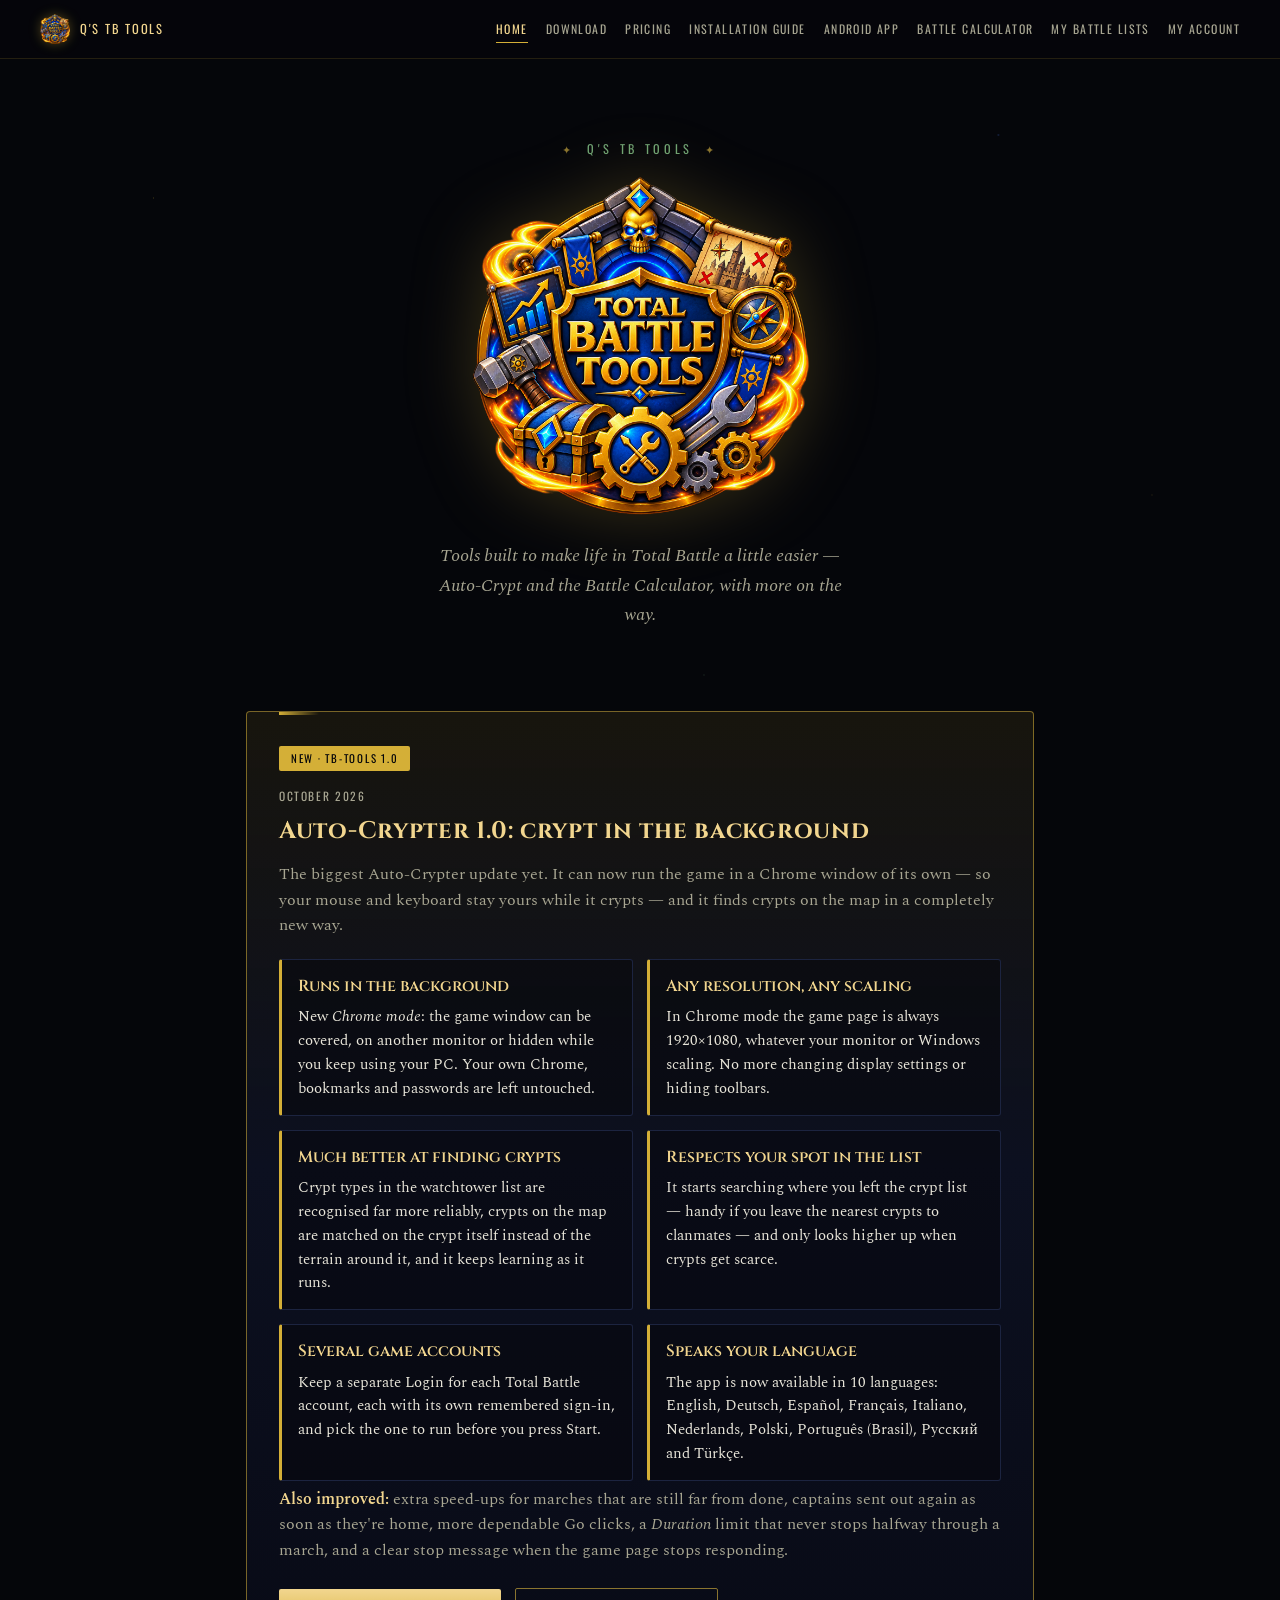
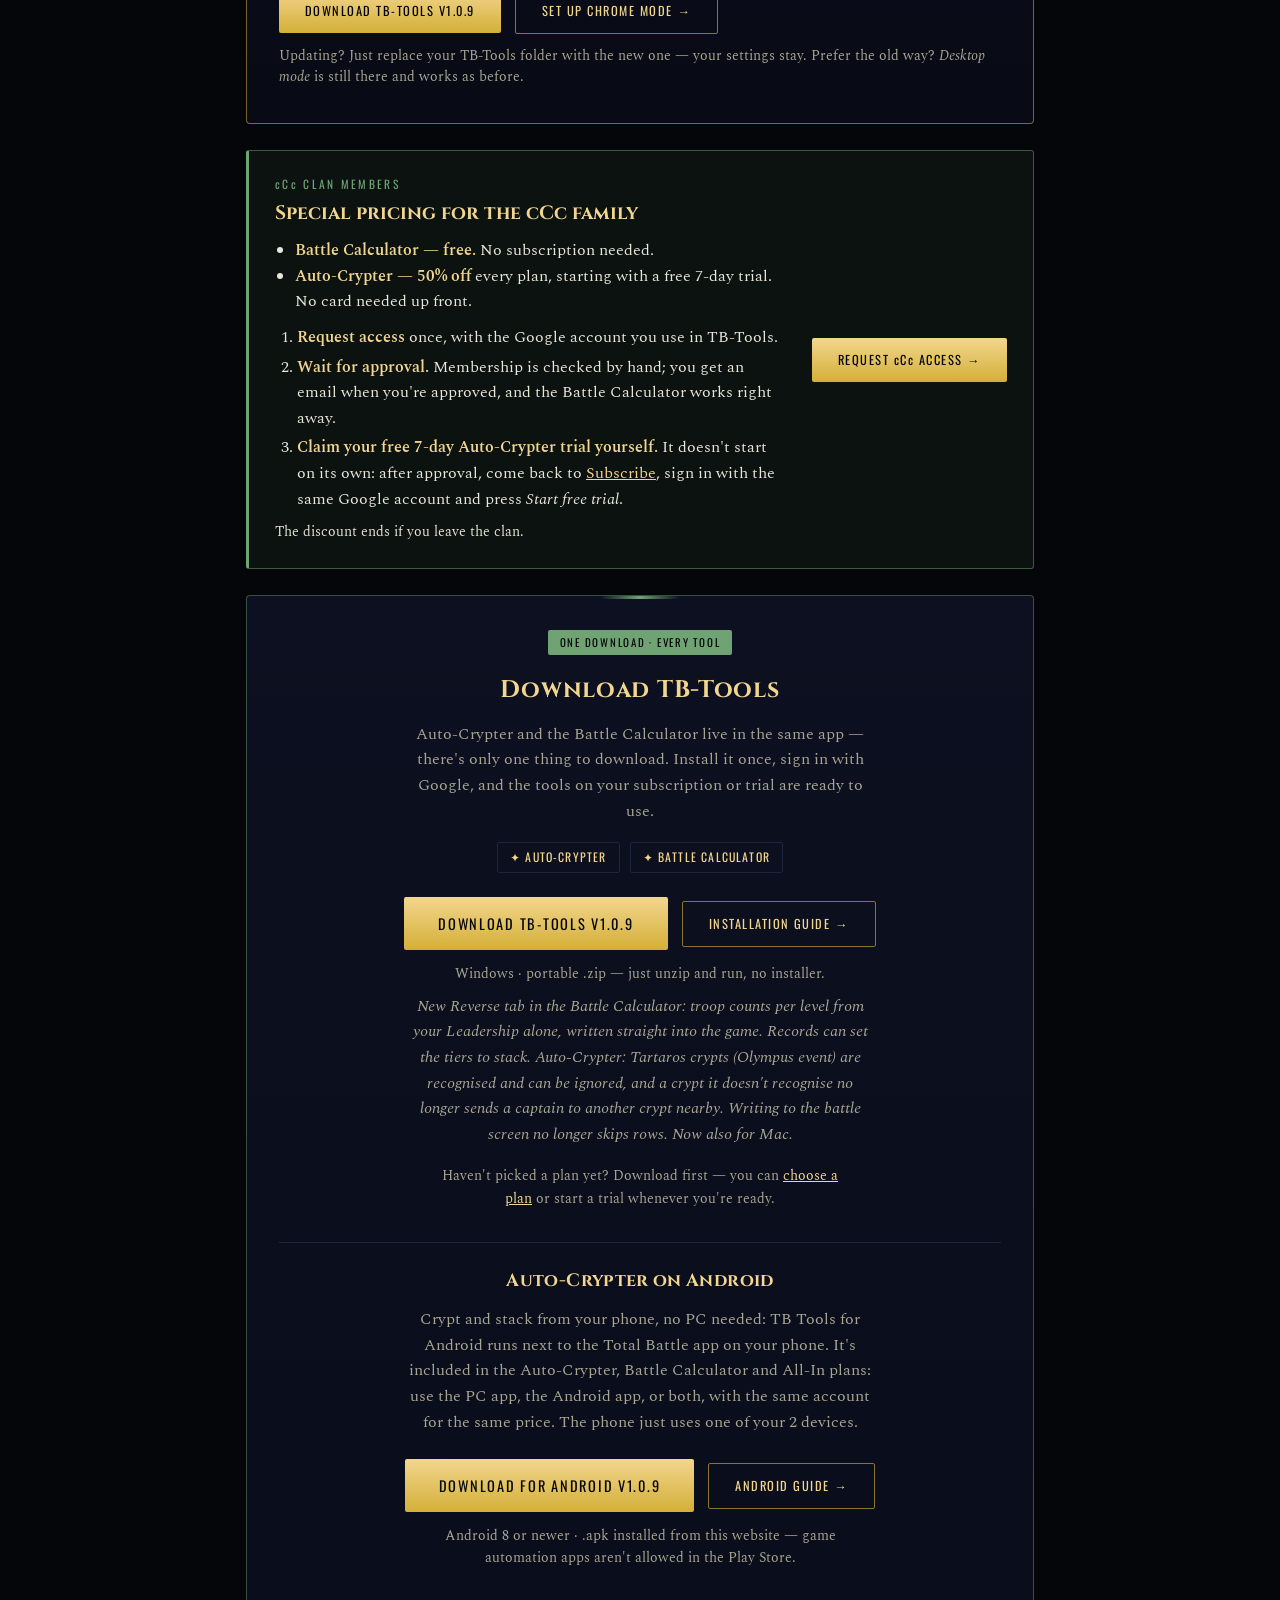
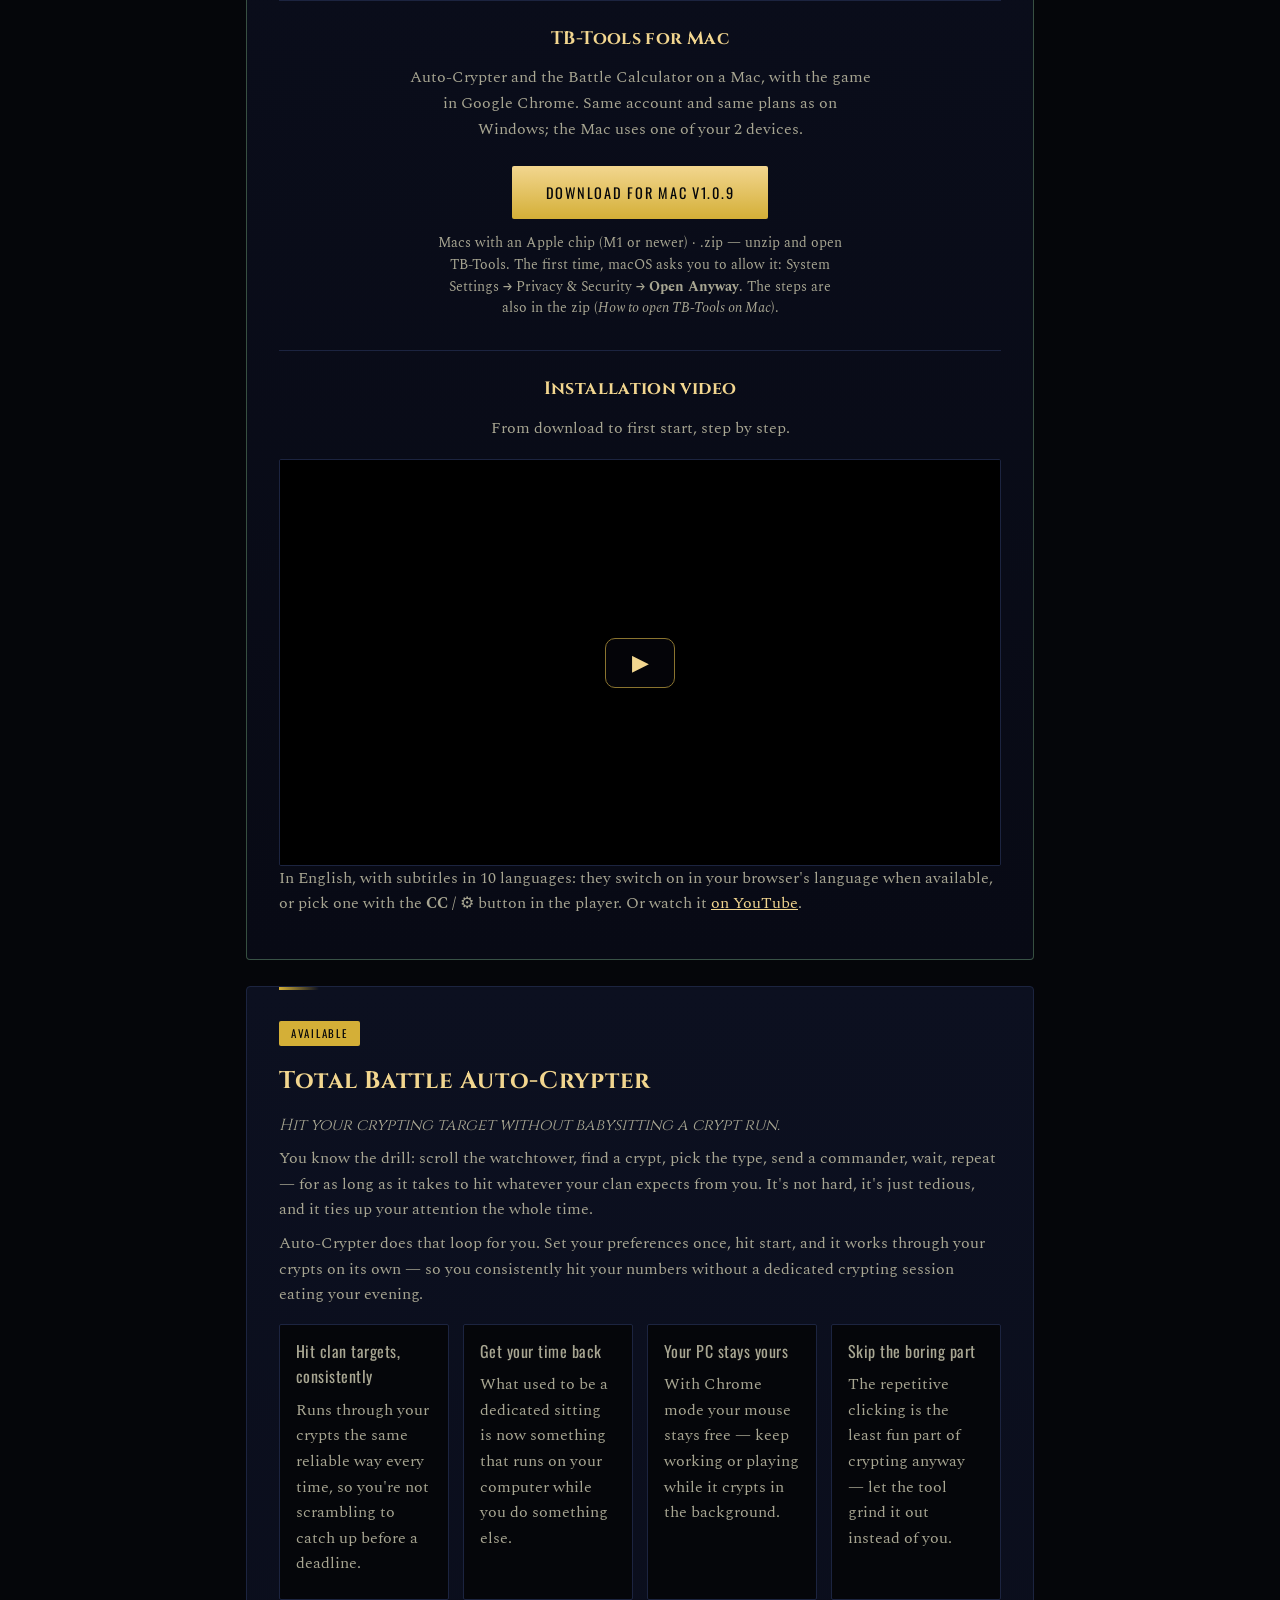
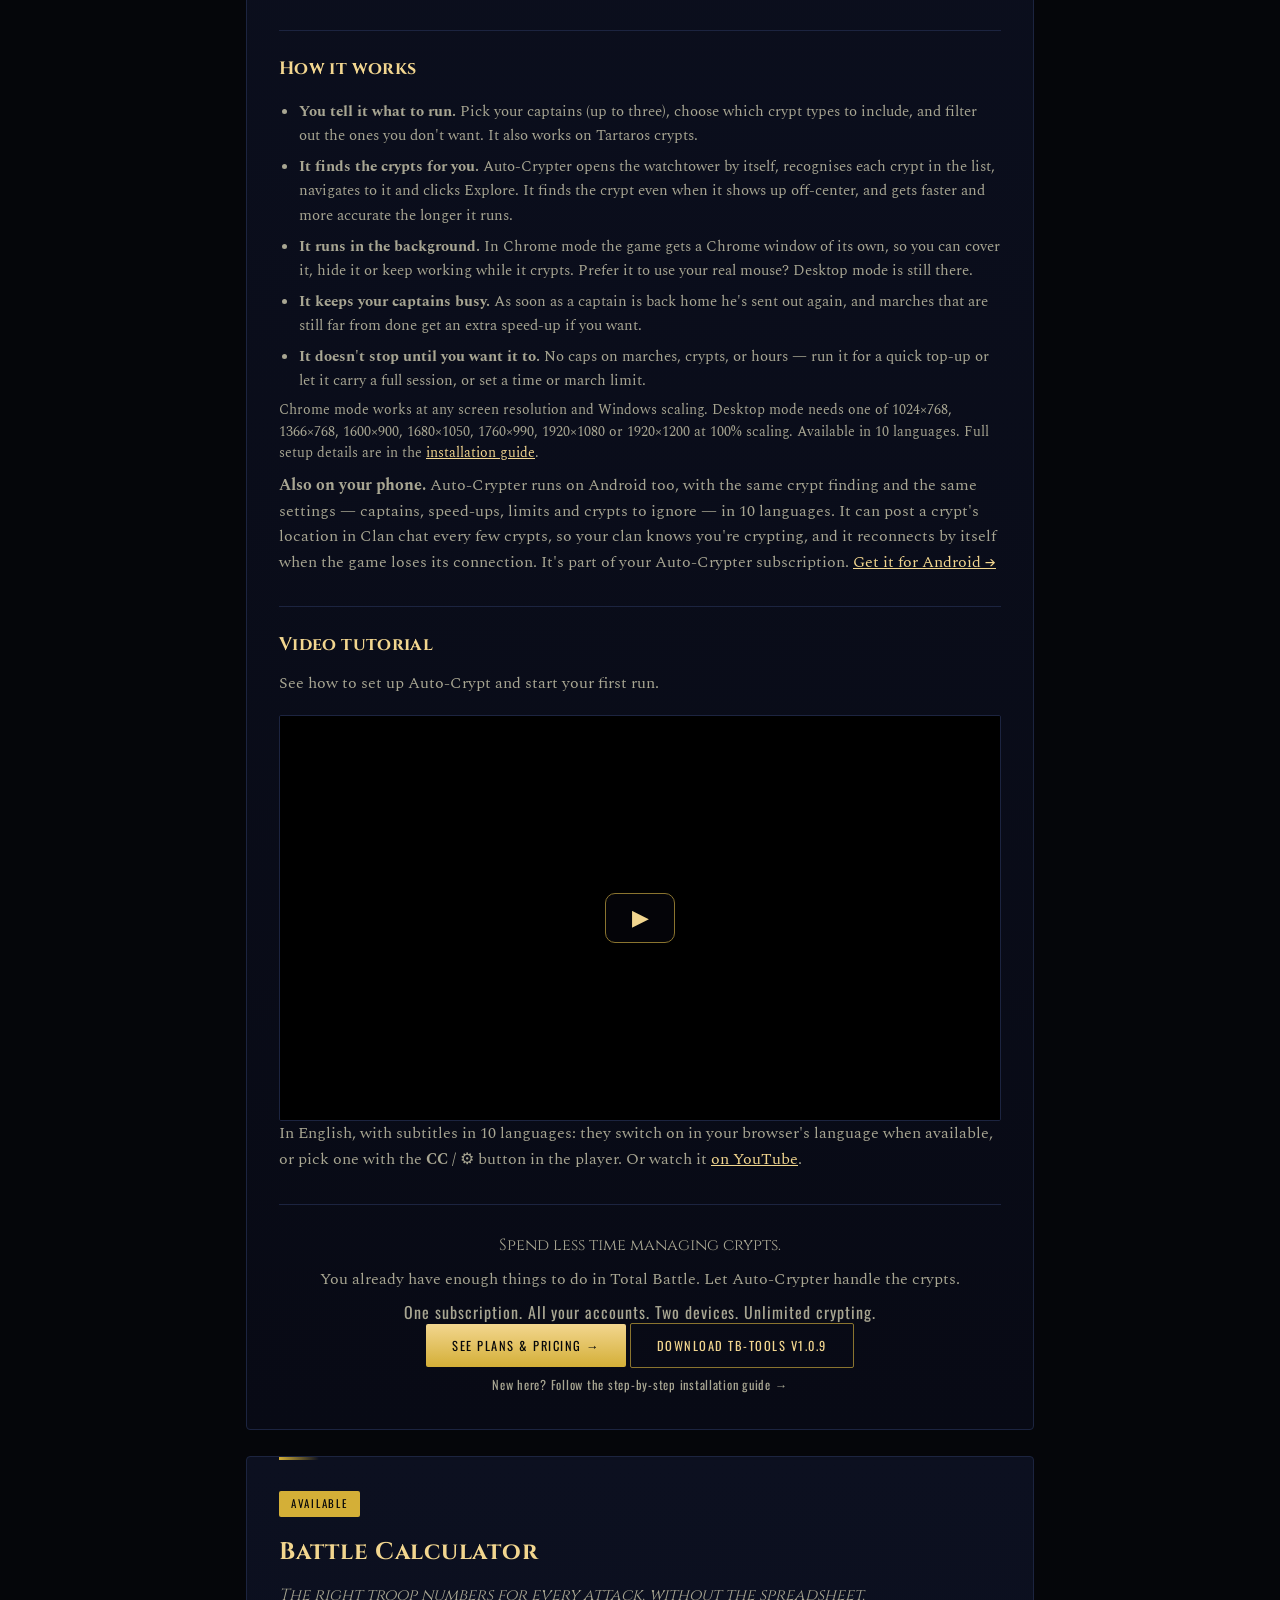
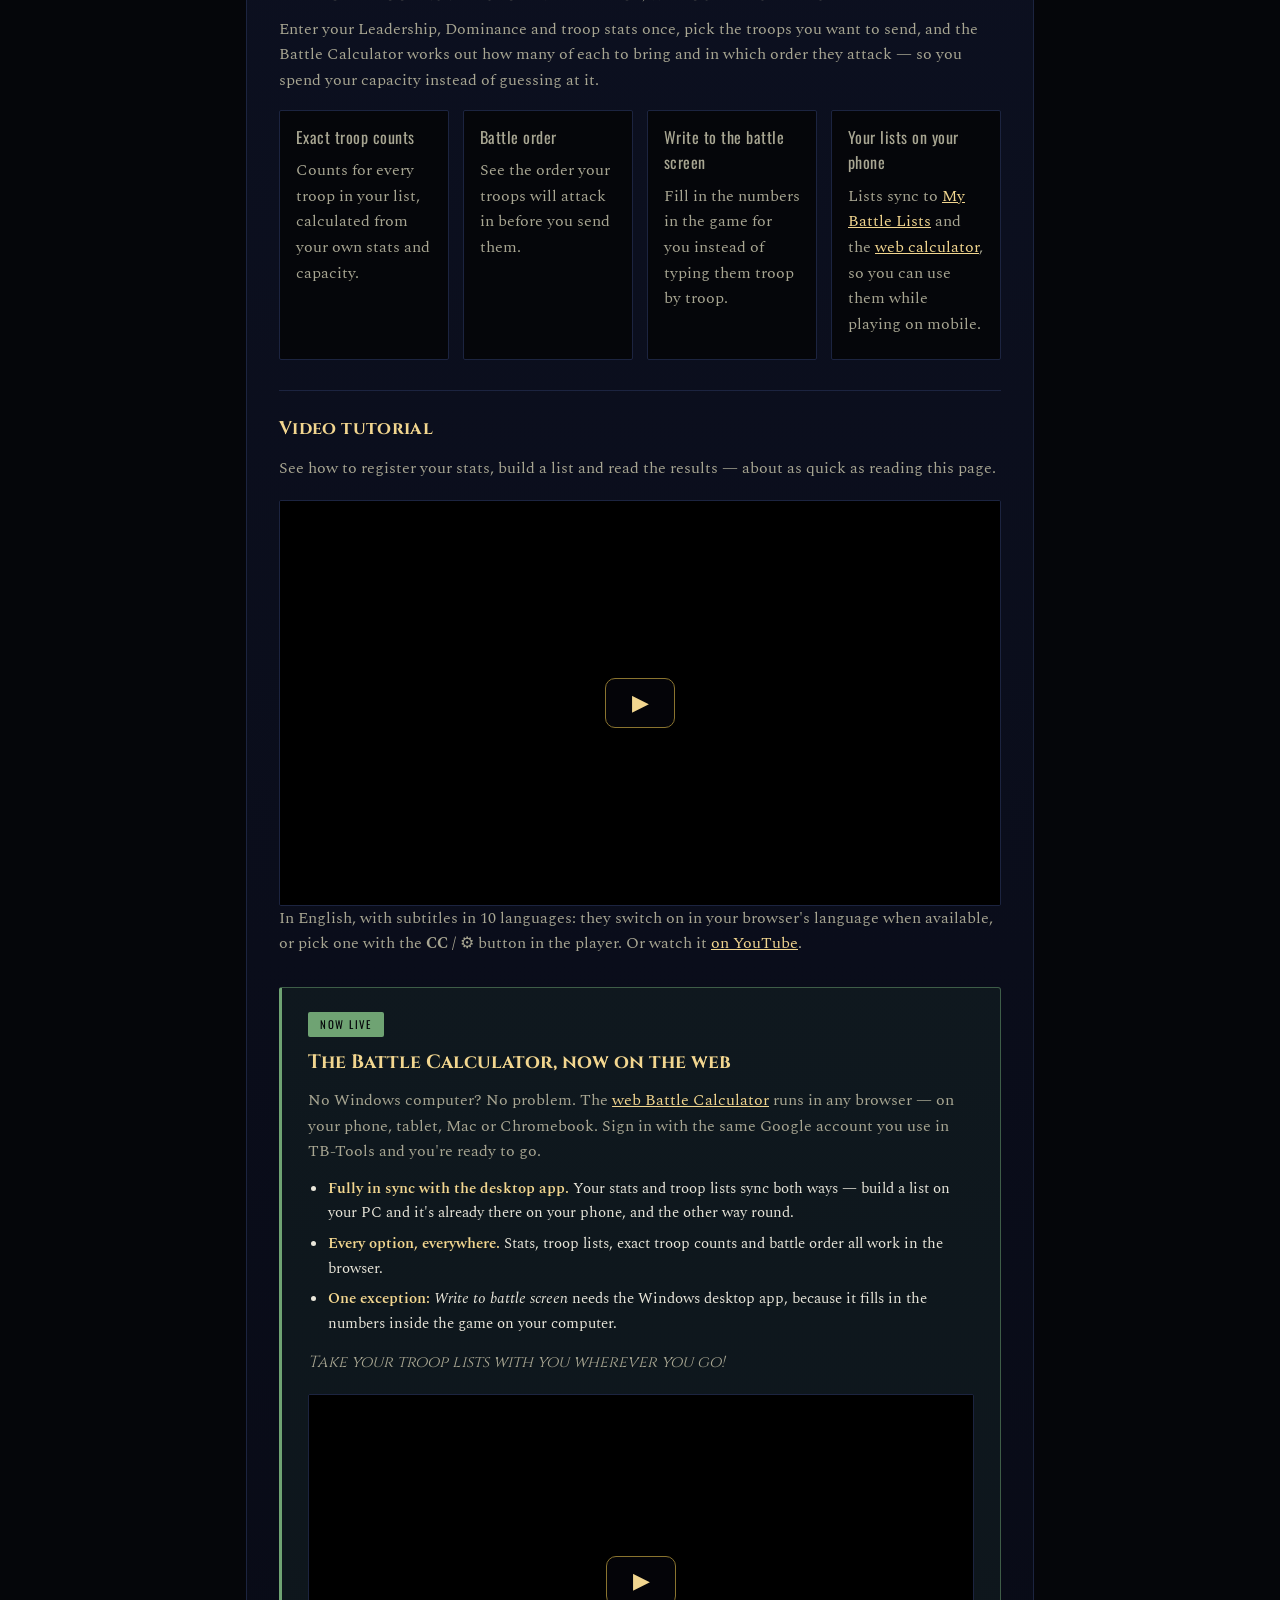
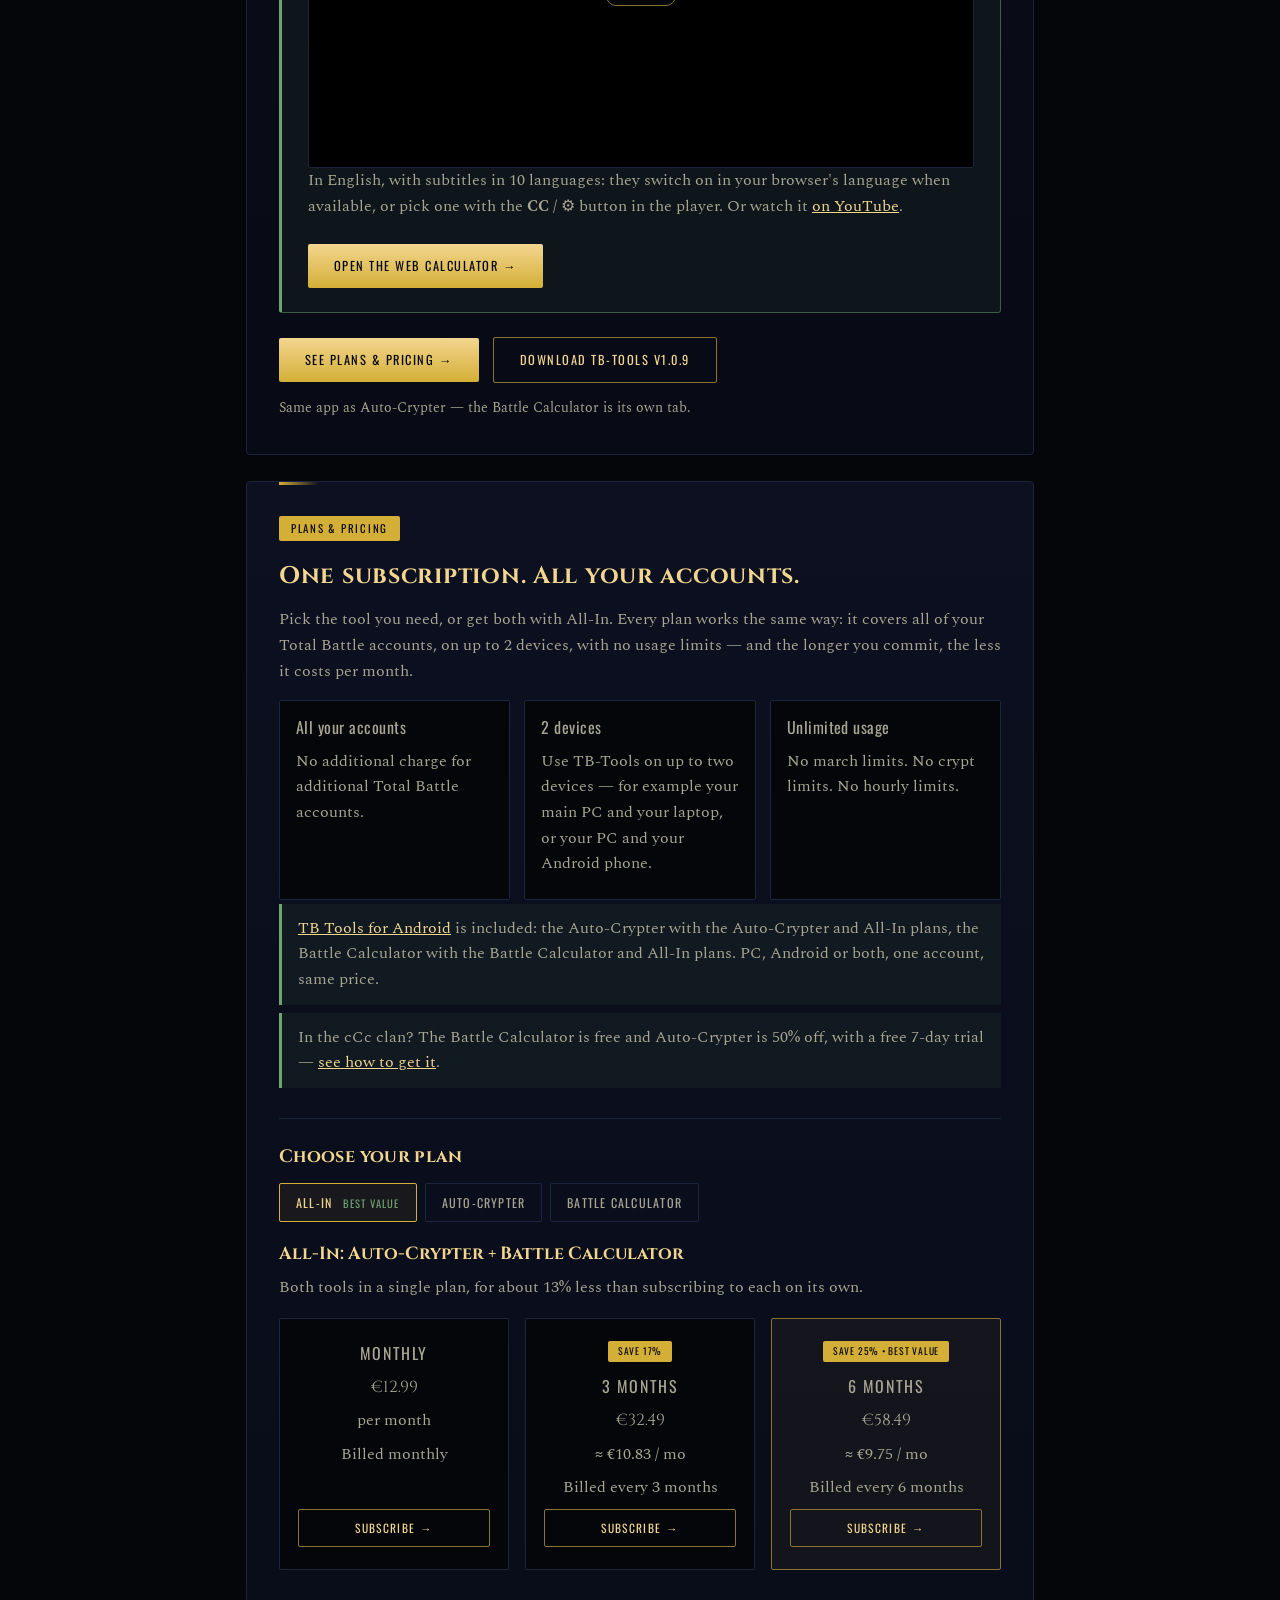
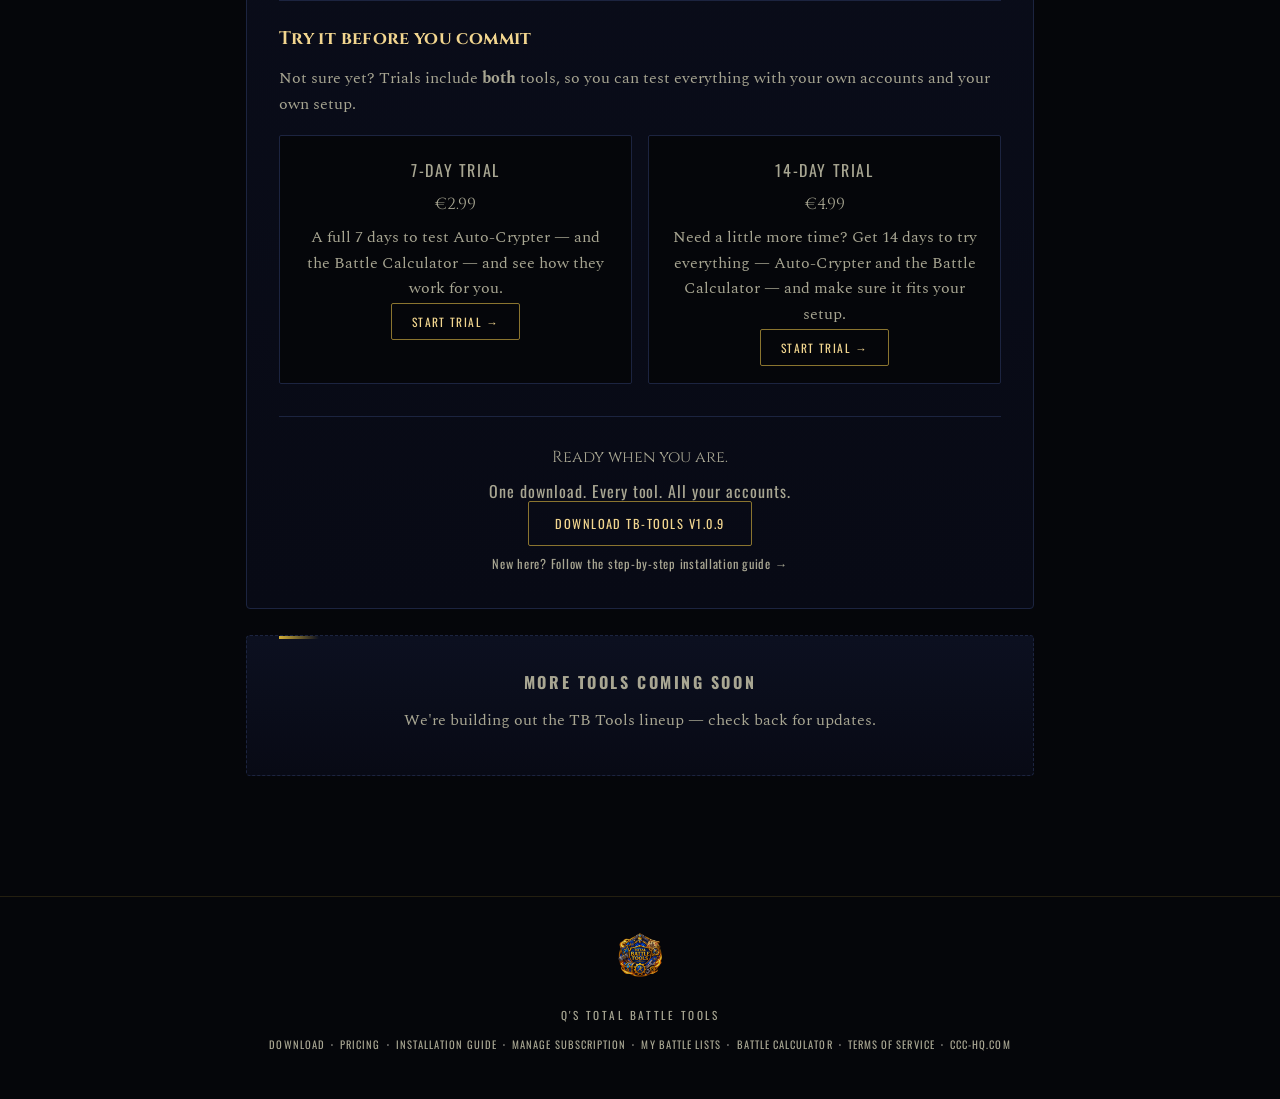
<file: index.html>
<!DOCTYPE html>
<html lang="en">
<head>
<meta charset="UTF-8" />
<meta name="viewport" content="width=device-width, initial-scale=1.0" />
<title>Q's TB Tools</title>
<meta name="description" content="Tools built for Total Battle — Auto-Crypter and the Battle Calculator in one download." />
<link rel="icon" href="tools-logo.png" />
<link rel="preconnect" href="https://fonts.googleapis.com">
<link rel="preconnect" href="https://fonts.gstatic.com" crossorigin>
<link href="https://fonts.googleapis.com/css2?family=Cinzel:wght@500;600;700;800&family=Spectral:ital,wght@0,500;0,600;1,400&family=Oswald:wght@400;500;600&display=swap" rel="stylesheet">
<style>
  :root {
    --void: #05060a;
    --panel: #0c1020;
    --panel-line: #1c2440;
    --gold: #d4af37;
    --gold-bright: #f2d68f;
    --gold-dim: #8a742f;
    --emerald: #3d6b42;
    --emerald-bright: #6fa373;
    --ink: #e9e6da;
    --ink-dim: #a8a692;
    --display: 'Cinzel', serif;
    --body: 'Spectral', serif;
    --utility: 'Oswald', sans-serif;
  }
  * { box-sizing: border-box; }
  body {
    margin: 0;
    background: var(--void);
    color: var(--ink);
    font-family: var(--body);
    line-height: 1.6;
    overflow-x: hidden;
  }
  a { color: inherit; }
  .stars {
    position: fixed;
    inset: 0;
    z-index: 0;
    pointer-events: none;
    background-image:
      radial-gradient(1px 1px at 12% 22%, rgba(212,175,55,0.3), transparent),
      radial-gradient(1.5px 1.5px at 78% 15%, rgba(63,111,214,0.3), transparent),
      radial-gradient(1px 1px at 55% 75%, rgba(111,163,115,0.28), transparent),
      radial-gradient(1px 1px at 90% 55%, rgba(212,175,55,0.2), transparent);
    background-repeat: no-repeat;
    background-size: 100% 100%;
  }
  .hero {
    position: relative;
    z-index: 1;
    text-align: center;
    padding: 80px 20px 60px;
  }
  .hero-logo {
    width: clamp(220px, 34vw, 340px);
    margin: 0 auto 8px;
    display: block;
    filter: drop-shadow(0 0 34px rgba(212,175,55,0.25));
  }
  @media (prefers-reduced-motion: no-preference) {
    .hero-logo {
      animation: float 7s ease-in-out infinite;
    }
  }
  @keyframes float {
    0%, 100% { transform: translateY(0); }
    50% { transform: translateY(-8px); }
  }
  .eyebrow {
    font-family: var(--utility);
    letter-spacing: 0.3em;
    text-transform: uppercase;
    font-size: 0.76rem;
    color: var(--emerald-bright);
    margin: 0 0 18px;
  }
  .eyebrow::before, .eyebrow::after {
    content: '✦';
    color: var(--gold-dim);
    margin: 0 12px;
    font-size: 0.68rem;
  }
  .tagline {
    max-width: 46ch;
    margin: 26px auto 0;
    font-size: clamp(1rem, 1.6vw, 1.15rem);
    font-style: italic;
    color: var(--ink-dim);
  }
  .tools {
    position: relative;
    z-index: 1;
    max-width: 900px;
    margin: 0 auto;
    padding: 20px clamp(20px, 6vw, 56px) 120px;
    display: flex;
    flex-direction: column;
    gap: 26px;
  }
  .tool-card {
    background: linear-gradient(180deg, var(--panel) 0%, #080a15 100%);
    border: 1px solid var(--panel-line);
    border-radius: 4px;
    padding: 34px 32px;
    position: relative;
  }
  .tool-card::before {
    content: '';
    position: absolute;
    top: 0; left: 32px;
    width: 40px; height: 3px;
    background: linear-gradient(90deg, var(--gold), transparent);
  }
  .tool-status {
    display: inline-block;
    font-family: var(--utility);
    font-size: 0.68rem;
    letter-spacing: 0.16em;
    text-transform: uppercase;
    color: var(--void);
    background: var(--gold);
    padding: 4px 12px;
    border-radius: 2px;
    margin-bottom: 16px;
  }
  .tool-status.soon {
    background: transparent;
    color: var(--emerald-bright);
    border: 1px solid var(--emerald);
  }
  .tool-card h2 {
    font-family: var(--display);
    font-size: 1.5rem;
    letter-spacing: 0.03em;
    color: var(--gold-bright);
    margin: 0 0 12px;
  }
  .tool-card p {
    color: var(--ink-dim);
    margin: 0 0 8px;
    font-size: 1rem;
  }
  .tool-card ul {
    margin: 16px 0 0;
    padding-left: 20px;
    color: var(--ink-dim);
    font-size: 0.96rem;
  }
  .tool-card li { margin-bottom: 6px; }
  .tool-actions {
    display: flex;
    flex-wrap: wrap;
    align-items: center;
    gap: 14px;
    margin-top: 24px;
  }
  .cta {
    font-family: var(--utility);
    font-size: 0.78rem;
    letter-spacing: 0.12em;
    text-transform: uppercase;
    text-decoration: none;
    padding: 12px 26px;
    border-radius: 2px;
    transition: transform 0.25s ease, box-shadow 0.25s ease;
  }
  .cta.primary {
    color: var(--void);
    background: linear-gradient(180deg, var(--gold-bright), var(--gold));
  }
  .cta.primary:hover,
  .cta.primary:focus-visible {
    transform: translateY(-2px);
    box-shadow: 0 8px 20px rgba(212,175,55,0.25);
  }
  .cta.secondary {
    color: var(--gold-bright);
    background: transparent;
    border: 1px solid var(--gold-dim);
  }
  .cta.secondary:hover,
  .cta.secondary:focus-visible {
    border-color: var(--gold);
    color: var(--gold-bright);
    background: rgba(212,175,55,0.08);
  }
  .download-panel {
    border-color: rgba(111,163,115,0.45);
    text-align: center;
    scroll-margin-top: 24px;
  }
  .download-panel::before {
    left: 50%;
    width: 80px;
    transform: translateX(-50%);
    background: linear-gradient(90deg, transparent, var(--emerald-bright), transparent);
  }
  .download-panel .tool-status { background: var(--emerald-bright); }
  .download-panel > p { max-width: 58ch; margin-left: auto; margin-right: auto; }
  .download-panel .video-block { text-align: left; }
  .download-includes {
    display: flex;
    flex-wrap: wrap;
    justify-content: center;
    gap: 10px;
    margin: 18px 0 4px;
  }
  .download-includes span {
    font-family: var(--utility);
    font-size: 0.74rem;
    letter-spacing: 0.1em;
    text-transform: uppercase;
    color: var(--gold-bright);
    border: 1px solid var(--panel-line);
    border-radius: 2px;
    padding: 5px 12px;
  }
  .download-panel .tool-actions { justify-content: center; }
  .download-panel .cta.primary { font-size: 0.9rem; padding: 15px 34px; }
  .download-meta {
    font-size: 0.85rem !important;
    margin-top: 14px !important;
  }
  .download-note {
    font-size: 0.9rem !important;
    margin-top: 18px !important;
  }
  .download-note a { color: var(--gold-bright); }
  .pricing-section { scroll-margin-top: 24px; }
  .plan-tabs { display: flex; flex-wrap: wrap; gap: 8px; margin: 4px 0 18px; }
  .plan-tabs button {
    font-family: var(--utility); font-size: 0.76rem; letter-spacing: 0.1em; text-transform: uppercase;
    padding: 9px 16px; background: transparent; color: var(--ink-dim);
    border: 1px solid var(--panel-line); border-radius: 2px; cursor: pointer;
  }
  .plan-tabs button:hover { color: var(--gold-bright); }
  .plan-tabs button[aria-selected="true"] { color: var(--gold-bright); border-color: var(--gold); background: rgba(212,175,55,0.07); }
  .plan-tab-tag { color: var(--emerald-bright); margin-left: 6px; font-size: 0.66rem; }
  .plan-heading { font-family: var(--display); color: var(--gold-bright); font-size: 1.1rem; margin: 0 0 6px; }
  .plan-panel + .plan-panel { margin-top: 26px; }
  .js-tabs .plan-panel + .plan-panel { margin-top: 0; }
  .js-tabs .plan-panel[hidden] { display: none; }
  .ccc-box {
    display: flex; align-items: center; justify-content: space-between; gap: 24px;
    margin-top: 28px; padding: 24px 26px;
    border: 1px solid rgba(111,163,115,0.5); border-left: 3px solid var(--emerald-bright);
    border-radius: 3px; background: rgba(61,107,66,0.12);
    scroll-margin-top: 24px;
  }
  .ccc-box .cta { flex-shrink: 0; }
  .ccc-standalone { position: relative; z-index: 1; margin-top: 0; }
  .ccc-ref { margin: 0 0 6px; padding: 12px 16px; border-left: 3px solid var(--emerald-bright); background: rgba(61,107,66,0.12); font-size: 0.95rem; }
  .ccc-ref a { color: var(--gold-bright); }
  .keep-case { text-transform: none; }
  .ccc-eyebrow {
    font-family: var(--utility); font-size: 0.72rem !important; letter-spacing: 0.2em;
    text-transform: uppercase; color: var(--emerald-bright) !important; margin: 0 0 4px !important;
  }
  .ccc-title { font-family: var(--display); color: var(--gold-bright); font-size: 1.2rem; margin: 0 0 10px; }
  .ccc-perks { margin: 0 0 10px !important; padding-left: 20px; }
  .ccc-perks li { color: var(--ink); }
  .ccc-perks strong { color: var(--gold-bright); font-weight: 600; }
  .ccc-steps { margin: 4px 0 10px !important; padding-left: 22px; }
  .ccc-steps li { color: var(--ink); margin: 4px 0; }
  .ccc-steps strong { color: var(--gold-bright); font-weight: 600; }
  .ccc-steps a { color: var(--gold-bright); }
  .ccc-fine { font-size: 0.85rem !important; margin: 0 !important; }
  @media (max-width: 720px) {
    .ccc-box { flex-direction: column; align-items: flex-start; }
  }
  .release-notes {
    width: 100%;
    margin-top: 4px;
    font-size: 0.85rem;
    color: var(--ink-dim);
    font-style: italic;
    display: none;
  }
  .tool-hook {
    font-family: var(--display);
    font-size: 1.05rem;
    color: var(--emerald-bright);
    font-style: italic;
    margin: -6px 0 16px;
  }
  .tool-subheading {
    font-family: var(--display);
    font-size: 1.12rem;
    letter-spacing: 0.02em;
    color: var(--gold-bright);
    margin: 30px 0 12px;
    padding-top: 24px;
    border-top: 1px solid var(--panel-line);
  }
  .benefit-grid {
    display: grid;
    grid-template-columns: repeat(auto-fit, minmax(150px, 1fr));
    gap: 14px;
    margin: 16px 0 4px;
  }
  .benefit-tile {
    background: var(--void);
    border: 1px solid var(--panel-line);
    border-radius: 2px;
    padding: 14px 16px;
  }
  .benefit-title {
    font-family: var(--utility);
    font-size: 0.82rem;
    letter-spacing: 0.03em;
    color: var(--gold-bright);
    margin: 0 0 4px;
  }
  .benefit-desc { font-size: 0.82rem; color: var(--ink-dim); margin: 0; }
  .benefit-grid.advantage-grid {
    grid-template-columns: repeat(4, 1fr);
  }
  @media (max-width: 720px) {
    .benefit-grid.advantage-grid {
      grid-template-columns: repeat(2, 1fr);
    }
  }
  @media (max-width: 420px) {
    .benefit-grid.advantage-grid {
      grid-template-columns: 1fr;
    }
  }
  .pricing-grid {
    display: grid;
    grid-template-columns: repeat(auto-fit, minmax(180px, 1fr));
    gap: 16px;
    margin: 18px 0 4px;
  }
  .pricing-card {
    background: var(--void);
    border: 1px solid var(--panel-line);
    border-radius: 2px;
    padding: 22px 18px;
    text-align: center;
    display: flex;
    flex-direction: column;
    position: relative;
  }
  .pricing-card.featured {
    border-color: var(--gold-dim);
    background: rgba(212,175,55,0.05);
  }
  .pricing-badge {
    display: inline-block;
    font-family: var(--utility);
    font-size: 0.6rem;
    letter-spacing: 0.08em;
    text-transform: uppercase;
    color: var(--void);
    background: var(--gold);
    padding: 3px 10px;
    border-radius: 2px;
    margin: 0 auto 12px;
  }
  .pricing-name {
    font-family: var(--utility);
    font-size: 0.78rem;
    letter-spacing: 0.1em;
    text-transform: uppercase;
    color: var(--ink-dim);
    margin: 0 0 8px;
  }
  .pricing-price {
    font-family: var(--display);
    font-size: 1.7rem;
    color: var(--gold-bright);
    margin: 0 0 2px;
  }
  .pricing-permonth {
    font-size: 0.78rem;
    color: var(--emerald-bright);
    margin: 0 0 10px;
  }
  .pricing-billed { font-size: 0.8rem; color: var(--ink-dim); margin: 0 0 18px; flex-grow: 1; }
  .trial-grid {
    display: grid;
    grid-template-columns: repeat(auto-fit, minmax(210px, 1fr));
    gap: 16px;
    margin: 18px 0 4px;
  }
  .trial-card {
    background: var(--void);
    border: 1px solid var(--panel-line);
    border-radius: 2px;
    padding: 22px 20px;
    text-align: center;
  }
  .trial-name {
    font-family: var(--utility);
    font-size: 0.76rem;
    letter-spacing: 0.1em;
    text-transform: uppercase;
    color: var(--ink-dim);
    margin: 0 0 8px;
  }
  .trial-price {
    font-family: var(--display);
    font-size: 1.7rem;
    color: var(--gold-bright);
    margin: 0 0 10px;
  }
  .trial-desc { font-size: 0.85rem; color: var(--ink-dim); margin: 0 0 16px; }
  .cta.small { font-size: 0.72rem; padding: 9px 20px; }
  .platform-note p { margin: 0 0 10px; }
  .closing-block {
    text-align: center;
    margin-top: 32px;
    padding-top: 28px;
    border-top: 1px solid var(--panel-line);
  }
  .closing-tagline {
    font-family: var(--display);
    font-size: 1.15rem;
    color: var(--gold-bright);
    margin: 0 0 8px;
  }
  .closing-body { color: var(--ink-dim); margin: 0 0 6px; }
  .closing-recap {
    font-family: var(--utility);
    font-size: 0.8rem;
    letter-spacing: 0.06em;
    color: var(--emerald-bright);
    font-style: normal;
    margin: 14px 0 22px;
  }
  .closing-link {
    display: block;
    margin-top: 16px;
    font-family: var(--utility);
    font-size: 0.78rem;
    letter-spacing: 0.06em;
    color: var(--ink-dim);
    text-decoration: none;
  }
  .closing-link:hover, .closing-link:focus-visible { color: var(--gold-bright); }
  .tool-card.placeholder {
    text-align: center;
    color: var(--ink-dim);
    border-style: dashed;
  }
  .tool-card.placeholder h2 {
    color: var(--ink-dim);
    font-family: var(--utility);
    font-size: 1rem;
    letter-spacing: 0.16em;
    text-transform: uppercase;
  }
  .video-block { margin: 18px 0 6px; }
  .video-langs { display: flex; gap: 8px; margin-bottom: 12px; }
  .video-langs button {
    font-family: var(--utility); font-size: 0.72rem; letter-spacing: 0.1em; text-transform: uppercase;
    padding: 7px 14px; background: transparent; color: var(--ink-dim);
    border: 1px solid var(--panel-line); border-radius: 2px; cursor: pointer;
  }
  .video-langs button[aria-pressed="true"] { color: var(--gold-bright); border-color: var(--gold); background: rgba(212,175,55,0.07); }
  .video-frame {
    position: relative; width: 100%; aspect-ratio: 16 / 9; background: var(--void);
    border: 1px solid var(--panel-line); border-radius: 2px; overflow: hidden;
  }
  .video-frame iframe, .video-frame .video-poster { position: absolute; inset: 0; width: 100%; height: 100%; border: 0; }
  .video-poster { cursor: pointer; padding: 0; background: #000 center / cover no-repeat; }
  .video-poster::after {
    content: '▶'; position: absolute; left: 50%; top: 50%; transform: translate(-50%, -50%);
    width: 68px; height: 48px; border-radius: 10px; background: rgba(5,6,10,0.8);
    color: var(--gold-bright); font-size: 22px; line-height: 48px; text-align: center;
    border: 1px solid var(--gold-dim);
  }
  .video-poster:hover::after, .video-poster:focus-visible::after { background: var(--gold); color: var(--void); }
  .video-note { font-size: 0.8rem; color: var(--ink-dim); margin: 8px 0 0; }
  .web-live {
    margin-top: 30px; padding: 24px 26px;
    border: 1px solid rgba(111,163,115,0.5); border-left: 3px solid var(--emerald-bright);
    border-radius: 3px; background: rgba(61,107,66,0.12);
    scroll-margin-top: 24px;
  }
  .web-live .tool-status { background: var(--emerald-bright); margin-bottom: 10px; }
  .web-live h3 { font-family: var(--display); color: var(--gold-bright); font-size: 1.2rem; margin: 0 0 10px; }
  .web-live ul { margin: 12px 0 0; }
  .web-live li { color: var(--ink); }
  .web-live li strong { color: var(--gold-bright); font-weight: 600; }
  .web-live-tagline { font-family: var(--display); color: var(--emerald-bright); font-style: italic; margin: 14px 0 0 !important; }
  .news-card {
    border-color: rgba(212,175,55,0.55);
    background: linear-gradient(180deg, rgba(212,175,55,0.09) 0%, var(--panel) 45%, #080a15 100%);
    scroll-margin-top: 24px;
  }
  .news-card .news-date {
    font-family: var(--utility); font-size: 0.72rem; letter-spacing: 0.14em;
    text-transform: uppercase; color: var(--ink-dim); margin: 0 0 6px;
  }
  .news-card h2 { margin-top: 4px; }
  .news-lead { font-size: 1.05rem; }
  .news-grid {
    display: grid; grid-template-columns: repeat(2, minmax(0, 1fr));
    gap: 14px; margin: 20px 0 6px;
  }
  .news-item {
    border: 1px solid var(--panel-line); border-left: 3px solid var(--gold);
    border-radius: 3px; padding: 14px 16px; background: rgba(5,6,10,0.45);
  }
  .news-item .news-title {
    font-family: var(--display); color: var(--gold-bright); font-weight: 600;
    font-size: 1rem; margin: 0 0 6px;
  }
  .news-item .news-desc { margin: 0; font-size: 0.93rem; color: var(--ink); }
  .news-more { margin: 14px 0 0; font-size: 0.92rem; color: var(--ink-dim); }
  .news-more strong { color: var(--gold-bright); font-weight: 600; }
  @media (max-width: 720px) {
    .news-grid { grid-template-columns: 1fr; }
  }
  footer {
    position: relative;
    z-index: 1;
    border-top: 1px solid rgba(212,175,55,0.15);
    padding: 36px 20px 46px;
    text-align: center;
  }
  footer img {
    height: 44px;
    width: 44px;
    object-fit: contain;
    opacity: 0.85;
    margin-bottom: 10px;
  }
  footer .foot-word {
    font-family: var(--utility);
    font-size: 0.7rem;
    letter-spacing: 0.22em;
    text-transform: uppercase;
    color: var(--ink-dim);
  }
  footer .foot-links {
    margin: 10px 0 0;
    font-family: var(--utility);
    font-size: 0.66rem;
    letter-spacing: 0.1em;
    text-transform: uppercase;
  }
  footer .foot-links a {
    color: var(--ink-dim);
    text-decoration: none;
  }
  footer .foot-links a:hover { color: var(--gold-bright); }
  :focus-visible {
    outline: 2px solid var(--gold-bright);
    outline-offset: 3px;
  }
</style>
<link rel="stylesheet" href="site-nav.css" />
<script src="site-nav.js" defer></script>
</head>
<body>
<div class="stars"></div>
<header class="site-header" data-page="index">
  <a class="site-brand" href="index.html"><img src="tools-logo.png" alt="" /><span>Q's TB Tools</span></a>
  <button type="button" class="site-menu-toggle" aria-expanded="false" aria-controls="site-nav">&#9776; Menu</button>
  <ul class="site-nav" id="site-nav">
    <li><a href="index.html" data-page="index">Home</a></li>
    <li><a href="index.html#download">Download</a></li>
    <li><a href="index.html#pricing">Pricing</a></li>
    <li><a href="install.html" data-page="install">Installation Guide</a></li>
    <li><a href="android.html" data-page="android">Android App</a></li>
    <li><a href="calculator.html" data-page="calculator">Battle Calculator</a></li>
    <li><a href="lists.html" data-page="lists">My Battle Lists</a></li>
    <li><a href="devices.html" data-page="devices subscribe subscribe-success">My Account</a></li>
    <li class="site-admin" hidden><a href="admin.html" data-page="admin">Admin</a></li>
  </ul>
</header>
<section class="hero">
  <p class="eyebrow">Q's TB Tools</p>
  <img class="hero-logo" src="tools-logo.png" alt="Total Battle Tools" />
  <p class="tagline">Tools built to make life in Total Battle a little easier — Auto-Crypt and the Battle Calculator, with more on the way.</p>
</section>
<section class="tools">
  <article class="tool-card news-card" id="news">
    <span class="tool-status">New · TB-Tools 1.0</span>
    <p class="news-date">October 2026</p>
    <h2>Auto-Crypter 1.0: crypt in the background</h2>
    <p class="news-lead">The biggest Auto-Crypter update yet. It can now run the game in a Chrome window of its own — so your mouse and keyboard stay yours while it crypts — and it finds crypts on the map in a completely new way.</p>
    <div class="news-grid">
      <div class="news-item">
        <p class="news-title">Runs in the background</p>
        <p class="news-desc">New <em>Chrome mode</em>: the game window can be covered, on another monitor or hidden while you keep using your PC. Your own Chrome, bookmarks and passwords are left untouched.</p>
      </div>
      <div class="news-item">
        <p class="news-title">Any resolution, any scaling</p>
        <p class="news-desc">In Chrome mode the game page is always 1920×1080, whatever your monitor or Windows scaling. No more changing display settings or hiding toolbars.</p>
      </div>
      <div class="news-item">
        <p class="news-title">Much better at finding crypts</p>
        <p class="news-desc">Crypt types in the watchtower list are recognised far more reliably, crypts on the map are matched on the crypt itself instead of the terrain around it, and it keeps learning as it runs.</p>
      </div>
      <div class="news-item">
        <p class="news-title">Respects your spot in the list</p>
        <p class="news-desc">It starts searching where you left the crypt list — handy if you leave the nearest crypts to clanmates — and only looks higher up when crypts get scarce.</p>
      </div>
      <div class="news-item">
        <p class="news-title">Several game accounts</p>
        <p class="news-desc">Keep a separate Login for each Total Battle account, each with its own remembered sign-in, and pick the one to run before you press Start.</p>
      </div>
      <div class="news-item">
        <p class="news-title">Speaks your language</p>
        <p class="news-desc">The app is now available in 10 languages: English, Deutsch, Español, Français, Italiano, Nederlands, Polski, Português (Brasil), Русский and Türkçe.</p>
      </div>
    </div>
    <p class="news-more"><strong>Also improved:</strong> extra speed-ups for marches that are still far from done, captains sent out again as soon as they're home, more dependable Go clicks, a <em>Duration</em> limit that never stops halfway through a march, and a clear stop message when the game page stops responding.</p>
    <div class="tool-actions">
      <a class="cta primary js-download-btn" href="https://github.com/ladyqwickske/tb-tools/releases/download/tb-tools-1.0.9/TB-Tools-1.0.9.zip">Download TB-Tools v1.0.9</a>
      <a class="cta secondary" href="install.html#mode">Set up Chrome mode →</a>
    </div>
    <p style="margin:12px 0 0; font-size:0.85rem; color:var(--ink-dim);">Updating? Just replace your TB-Tools folder with the new one — your settings stay. Prefer the old way? <em>Desktop mode</em> is still there and works as before.</p>
  </article>
  <div class="ccc-box ccc-standalone" id="ccc">
    <div class="ccc-text">
      <p class="ccc-eyebrow"><span class="keep-case">cCc</span> clan members</p>
      <h3 class="ccc-title">Special pricing for the cCc family</h3>
      <ul class="ccc-perks">
        <li><strong>Battle Calculator — free.</strong> No subscription needed.</li>
        <li><strong>Auto-Crypter — 50% off</strong> every plan, starting with a free 7-day trial. No card needed up front.</li>
      </ul>
      <ol class="ccc-steps">
        <li><strong>Request access</strong> once, with the Google account you use in TB-Tools.</li>
        <li><strong>Wait for approval.</strong> Membership is checked by hand; you get an email when you're approved, and the Battle Calculator works right away.</li>
        <li><strong>Claim your free 7-day Auto-Crypter trial yourself.</strong> It doesn't start on its own: after approval, come back to <a href="subscribe.html">Subscribe</a>, sign in with the same Google account and press <em>Start free trial</em>.</li>
      </ol>
      <p class="ccc-fine">The discount ends if you leave the clan.</p>
    </div>
    <a class="cta primary" href="subscribe.html#ccc">Request <span class="keep-case">cCc</span> access →</a>
  </div>

  <article class="tool-card download-panel" id="download">
    <span class="tool-status">One download · every tool</span>
    <h2>Download TB-Tools</h2>
    <p>Auto-Crypter and the Battle Calculator live in the same app — there's only one thing to download. Install it once, sign in with Google, and the tools on your subscription or trial are ready to use.</p>
    <div class="download-includes" aria-label="Included in the download">
      <span>✦ Auto-Crypter</span>
      <span>✦ Battle Calculator</span>
    </div>
    <div class="tool-actions">
      <a class="cta primary js-download-btn" href="https://github.com/ladyqwickske/tb-tools/releases/download/tb-tools-1.0.9/TB-Tools-1.0.9.zip">Download TB-Tools v1.0.9</a>
      <a class="cta secondary" href="install.html">Installation guide →</a>
    </div>
    <p class="download-meta">Windows · portable .zip — just unzip and run, no installer.</p>
    <p class="release-notes" id="release-notes"></p>
    <p class="download-note">Haven't picked a plan yet? Download first — you can <a href="#pricing">choose a plan</a> or start a trial whenever you're ready.</p>

    <h3 class="tool-subheading" id="android">Auto-Crypter on Android</h3>
    <p>Crypt and stack from your phone, no PC needed: TB Tools for Android runs next to the Total Battle app on your phone. It's included in the Auto-Crypter, Battle Calculator and All-In plans: use the PC app, the Android app, or both, with the same account for the same price. The phone just uses one of your 2 devices.</p>
    <div class="tool-actions">
      <a class="cta primary js-android-download" href="https://github.com/ladyqwickske/tb-tools/releases/download/tb-tools-android-1.0.9/TB-Tools-1.0.9.apk">Download for Android v1.0.9</a>
      <a class="cta secondary" href="android.html">Android guide →</a>
    </div>
    <p class="download-meta">Android 8 or newer · .apk installed from this website — game automation apps aren't allowed in the Play Store.</p>

    <h3 class="tool-subheading" id="mac">TB-Tools for Mac</h3>
    <p>Auto-Crypter and the Battle Calculator on a Mac, with the game in Google Chrome. Same account and same plans as on Windows; the Mac uses one of your 2 devices.</p>
    <div class="tool-actions">
      <a class="cta primary js-mac-download" href="https://github.com/ladyqwickske/tb-tools/releases/download/tb-tools-1.0.9/TB-Tools-mac-1.0.9-arm64.zip">Download for Mac v1.0.9</a>
    </div>
    <p class="download-meta">Macs with an Apple chip (M1 or newer) · .zip — unzip and open TB-Tools. The first time, macOS asks you to allow it: System Settings → Privacy &amp; Security → <strong>Open Anyway</strong>. The steps are also in the zip (<em>How to open TB-Tools on Mac</em>).</p>

    <h3 class="tool-subheading">Installation video</h3>
    <p>From download to first start, step by step.</p>
    <div class="video-block js-video" data-video="ofY54BwEjS8" data-subtitles data-title="TB-Tools installation video">
      <div class="video-frame">
        <button type="button" class="video-poster" aria-label="Play the TB-Tools installation video"></button>
      </div>
      <p class="video-note">In English, with subtitles in 10 languages: they switch on in your browser's language when available, or pick one with the <strong>CC</strong> / ⚙ button in the player. Or watch it <a href="https://youtu.be/ofY54BwEjS8" style="color:var(--gold-bright);">on YouTube</a>.</p>
    </div>
  </article>
  <article class="tool-card" id="tools-list">
    <span class="tool-status">Available</span>
    <h2>Total Battle Auto-Crypter</h2>
    <p class="tool-hook">Hit your crypting target without babysitting a crypt run.</p>
    <p>You know the drill: scroll the watchtower, find a crypt, pick the type, send a commander, wait, repeat — for as long as it takes to hit whatever your clan expects from you. It's not hard, it's just tedious, and it ties up your attention the whole time.</p>
    <p>Auto-Crypter does that loop for you. Set your preferences once, hit start, and it works through your crypts on its own — so you consistently hit your numbers without a dedicated crypting session eating your evening.</p>

    <div class="benefit-grid advantage-grid">
      <div class="benefit-tile">
        <p class="benefit-title">Hit clan targets, consistently</p>
        <p class="benefit-desc">Runs through your crypts the same reliable way every time, so you're not scrambling to catch up before a deadline.</p>
      </div>
      <div class="benefit-tile">
        <p class="benefit-title">Get your time back</p>
        <p class="benefit-desc">What used to be a dedicated sitting is now something that runs on your computer while you do something else.</p>
      </div>
      <div class="benefit-tile">
        <p class="benefit-title">Your PC stays yours</p>
        <p class="benefit-desc">With Chrome mode your mouse stays free — keep working or playing while it crypts in the background.</p>
      </div>
      <div class="benefit-tile">
        <p class="benefit-title">Skip the boring part</p>
        <p class="benefit-desc">The repetitive clicking is the least fun part of crypting anyway — let the tool grind it out instead of you.</p>
      </div>
    </div>

    <h3 class="tool-subheading">How it works</h3>
    <ul>
      <li><strong>You tell it what to run.</strong> Pick your captains (up to three), choose which crypt types to include, and filter out the ones you don't want. It also works on Tartaros crypts.</li>
      <li><strong>It finds the crypts for you.</strong> Auto-Crypter opens the watchtower by itself, recognises each crypt in the list, navigates to it and clicks Explore. It finds the crypt even when it shows up off-center, and gets faster and more accurate the longer it runs.</li>
      <li><strong>It runs in the background.</strong> In Chrome mode the game gets a Chrome window of its own, so you can cover it, hide it or keep working while it crypts. Prefer it to use your real mouse? Desktop mode is still there.</li>
      <li><strong>It keeps your captains busy.</strong> As soon as a captain is back home he's sent out again, and marches that are still far from done get an extra speed-up if you want.</li>
      <li><strong>It doesn't stop until you want it to.</strong> No caps on marches, crypts, or hours — run it for a quick top-up or let it carry a full session, or set a time or march limit.</li>
    </ul>
    <p style="font-size:0.85rem; color:var(--ink-dim);">Chrome mode works at any screen resolution and Windows scaling. Desktop mode needs one of 1024×768, 1366×768, 1600×900, 1680×1050, 1760×990, 1920×1080 or 1920×1200 at 100% scaling. Available in 10 languages. Full setup details are in the <a href="install.html" style="color:var(--gold-bright);">installation guide</a>.</p>
    <p><strong>Also on your phone.</strong> Auto-Crypter runs on Android too, with the same crypt finding and the same settings — captains, speed-ups, limits and crypts to ignore — in 10 languages. It can post a crypt's location in Clan chat every few crypts, so your clan knows you're crypting, and it reconnects by itself when the game loses its connection. It's part of your Auto-Crypter subscription. <a href="android.html" style="color:var(--gold-bright);">Get it for Android →</a></p>

    <h3 class="tool-subheading">Video tutorial</h3>
    <p>See how to set up Auto-Crypt and start your first run.</p>
    <div class="video-block js-video" data-video="4gu-C9vcDdk" data-subtitles data-title="Auto-Crypt tutorial">
      <div class="video-frame">
        <button type="button" class="video-poster" aria-label="Play the Auto-Crypt tutorial"></button>
      </div>
      <p class="video-note">In English, with subtitles in 10 languages: they switch on in your browser's language when available, or pick one with the <strong>CC</strong> / ⚙ button in the player. Or watch it <a href="https://youtu.be/4gu-C9vcDdk" style="color:var(--gold-bright);">on YouTube</a>.</p>
    </div>


    <div class="closing-block">
      <p class="closing-tagline">Spend less time managing crypts.</p>
      <p class="closing-body">You already have enough things to do in Total Battle. Let Auto-Crypter handle the crypts.</p>
      <p class="closing-recap">One subscription. All your accounts. Two devices. Unlimited crypting.</p>
      <a class="cta primary" href="#pricing" data-plan-link="autocrypt">See plans &amp; pricing →</a>
      <a class="cta secondary js-download-btn" href="https://github.com/ladyqwickske/tb-tools/releases/download/tb-tools-1.0.9/TB-Tools-1.0.9.zip">Download TB-Tools v1.0.9</a>
      <a class="closing-link" href="install.html">New here? Follow the step-by-step installation guide →</a>
    </div>
  </article>
  <article class="tool-card">
    <span class="tool-status">Available</span>
    <h2>Battle Calculator</h2>
    <p class="tool-hook">The right troop numbers for every attack, without the spreadsheet.</p>
    <p>Enter your Leadership, Dominance and troop stats once, pick the troops you want to send, and the Battle Calculator works out how many of each to bring and in which order they attack — so you spend your capacity instead of guessing at it.</p>

    <div class="benefit-grid advantage-grid">
      <div class="benefit-tile">
        <p class="benefit-title">Exact troop counts</p>
        <p class="benefit-desc">Counts for every troop in your list, calculated from your own stats and capacity.</p>
      </div>
      <div class="benefit-tile">
        <p class="benefit-title">Battle order</p>
        <p class="benefit-desc">See the order your troops will attack in before you send them.</p>
      </div>
      <div class="benefit-tile">
        <p class="benefit-title">Write to the battle screen</p>
        <p class="benefit-desc">Fill in the numbers in the game for you instead of typing them troop by troop.</p>
      </div>
      <div class="benefit-tile">
        <p class="benefit-title">Your lists on your phone</p>
        <p class="benefit-desc">Lists sync to <a href="lists.html" style="color:var(--gold-bright);">My Battle Lists</a> and the <a href="#web-calculator" style="color:var(--gold-bright);">web calculator</a>, so you can use them while playing on mobile.</p>
      </div>
    </div>


    <h3 class="tool-subheading">Video tutorial</h3>
    <p>See how to register your stats, build a list and read the results — about as quick as reading this page.</p>
    <div class="video-block js-video" data-video="ohRTUqcyjXQ" data-subtitles data-title="Battle Calculator tutorial">
      <div class="video-frame">
        <button type="button" class="video-poster" aria-label="Play the Battle Calculator tutorial"></button>
      </div>
      <p class="video-note">In English, with subtitles in 10 languages: they switch on in your browser's language when available, or pick one with the <strong>CC</strong> / ⚙ button in the player. Or watch it <a href="https://youtu.be/ohRTUqcyjXQ" style="color:var(--gold-bright);">on YouTube</a>.</p>
    </div>

    <div class="web-live" id="web-calculator">
      <span class="tool-status">Now live</span>
      <h3>The Battle Calculator, now on the web</h3>
      <p>No Windows computer? No problem. The <a href="calculator.html" style="color:var(--gold-bright);">web Battle Calculator</a> runs in any browser — on your phone, tablet, Mac or Chromebook. Sign in with the same Google account you use in TB-Tools and you're ready to go.</p>
      <ul>
        <li><strong>Fully in sync with the desktop app.</strong> Your stats and troop lists sync both ways — build a list on your PC and it's already there on your phone, and the other way round.</li>
        <li><strong>Every option, everywhere.</strong> Stats, troop lists, exact troop counts and battle order all work in the browser.</li>
        <li><strong>One exception:</strong> <em>Write to battle screen</em> needs the Windows desktop app, because it fills in the numbers inside the game on your computer.</li>
      </ul>
      <p class="web-live-tagline">Take your troop lists with you wherever you go!</p>

      <div class="video-block js-video" data-video="h-JAKODpcNY" data-subtitles data-title="Web Battle Calculator tutorial">
        <div class="video-frame">
          <button type="button" class="video-poster" aria-label="Play the Web Battle Calculator tutorial"></button>
        </div>
        <p class="video-note">In English, with subtitles in 10 languages: they switch on in your browser's language when available, or pick one with the <strong>CC</strong> / ⚙ button in the player. Or watch it <a href="https://youtu.be/h-JAKODpcNY" style="color:var(--gold-bright);">on YouTube</a>.</p>
      </div>

      <div class="tool-actions">
        <a class="cta primary" href="calculator.html">Open the web calculator →</a>
      </div>
    </div>

    <div class="tool-actions">
      <a class="cta primary" href="#pricing" data-plan-link="battlecalc">See plans &amp; pricing →</a>
      <a class="cta secondary js-download-btn" href="https://github.com/ladyqwickske/tb-tools/releases/download/tb-tools-1.0.9/TB-Tools-1.0.9.zip">Download TB-Tools v1.0.9</a>
      <p style="margin:0; font-size:0.9rem; flex-basis:100%;">Same app as Auto-Crypter — the Battle Calculator is its own tab.</p>
    </div>

  </article>
  <article class="tool-card pricing-section" id="pricing">
    <span class="tool-status">Plans &amp; pricing</span>
    <h2>One subscription. All your accounts.</h2>
    <p>Pick the tool you need, or get both with All-In. Every plan works the same way: it covers all of your Total Battle accounts, on up to 2 devices, with no usage limits — and the longer you commit, the less it costs per month.</p>
    <div class="benefit-grid">
      <div class="benefit-tile">
        <p class="benefit-title">All your accounts</p>
        <p class="benefit-desc">No additional charge for additional Total Battle accounts.</p>
      </div>
      <div class="benefit-tile">
        <p class="benefit-title">2 devices</p>
        <p class="benefit-desc">Use TB-Tools on up to two devices — for example your main PC and your laptop, or your PC and your Android phone.</p>
      </div>
      <div class="benefit-tile">
        <p class="benefit-title">Unlimited usage</p>
        <p class="benefit-desc">No march limits. No crypt limits. No hourly limits.</p>
      </div>
    </div>

    <p class="ccc-ref"><a href="android.html">TB Tools for Android</a> is included: the Auto-Crypter with the Auto-Crypter and All-In plans, the Battle Calculator with the Battle Calculator and All-In plans. PC, Android or both, one account, same price.</p>

    <p class="ccc-ref">In the <span class="keep-case">cCc</span> clan? The Battle Calculator is free and Auto-Crypter is 50% off, with a free 7-day trial — <a href="#ccc">see how to get it</a>.</p>

    <h3 class="tool-subheading">Choose your plan</h3>
    <div class="plan-tabs" role="tablist" aria-label="Choose a plan">
      <button type="button" role="tab" id="tab-all_in" aria-controls="plan-all_in" aria-selected="true">All-In <span class="plan-tab-tag">Best value</span></button>
      <button type="button" role="tab" id="tab-autocrypt" aria-controls="plan-autocrypt" aria-selected="false">Auto-Crypter</button>
      <button type="button" role="tab" id="tab-battlecalc" aria-controls="plan-battlecalc" aria-selected="false">Battle Calculator</button>
    </div>

    <div class="plan-panel" id="plan-all_in" role="tabpanel" aria-labelledby="tab-all_in">
      <h4 class="plan-heading">All-In: Auto-Crypter + Battle Calculator</h4>
      <p>Both tools in a single plan, for about 13% less than subscribing to each on its own.</p>
      <div class="pricing-grid">
        <div class="pricing-card">
          <p class="pricing-name">Monthly</p>
          <p class="pricing-price">€12.99</p>
          <p class="pricing-permonth">per month</p>
          <p class="pricing-billed">Billed monthly</p>
          <a class="cta secondary small" href="subscribe.html?tier=all_in&amp;plan=monthly">Subscribe →</a>
        </div>
        <div class="pricing-card">
          <span class="pricing-badge">Save 17%</span>
          <p class="pricing-name">3 Months</p>
          <p class="pricing-price">€32.49</p>
          <p class="pricing-permonth">≈ €10.83 / mo</p>
          <p class="pricing-billed">Billed every 3 months</p>
          <a class="cta secondary small" href="subscribe.html?tier=all_in&amp;plan=quarterly">Subscribe →</a>
        </div>
        <div class="pricing-card featured">
          <span class="pricing-badge">Save 25% • Best value</span>
          <p class="pricing-name">6 Months</p>
          <p class="pricing-price">€58.49</p>
          <p class="pricing-permonth">≈ €9.75 / mo</p>
          <p class="pricing-billed">Billed every 6 months</p>
          <a class="cta secondary small" href="subscribe.html?tier=all_in&amp;plan=semiannual">Subscribe →</a>
        </div>
      </div>
    </div>
    <div class="plan-panel" id="plan-autocrypt" role="tabpanel" aria-labelledby="tab-autocrypt">
      <h4 class="plan-heading">Auto-Crypter</h4>
      <p>Unlimited automated crypting.</p>
      <div class="pricing-grid">
        <div class="pricing-card">
          <p class="pricing-name">Monthly</p>
          <p class="pricing-price">€9.99</p>
          <p class="pricing-permonth">per month</p>
          <p class="pricing-billed">Billed monthly</p>
          <a class="cta secondary small" href="subscribe.html?tier=autocrypt&amp;plan=monthly">Subscribe →</a>
        </div>
        <div class="pricing-card">
          <span class="pricing-badge">Save 17%</span>
          <p class="pricing-name">3 Months</p>
          <p class="pricing-price">€24.99</p>
          <p class="pricing-permonth">≈ €8.33 / mo</p>
          <p class="pricing-billed">Billed every 3 months</p>
          <a class="cta secondary small" href="subscribe.html?tier=autocrypt&amp;plan=quarterly">Subscribe →</a>
        </div>
        <div class="pricing-card">
          <span class="pricing-badge">Save 25%</span>
          <p class="pricing-name">6 Months</p>
          <p class="pricing-price">€44.99</p>
          <p class="pricing-permonth">≈ €7.50 / mo</p>
          <p class="pricing-billed">Billed every 6 months</p>
          <a class="cta secondary small" href="subscribe.html?tier=autocrypt&amp;plan=semiannual">Subscribe →</a>
        </div>
        <!--div class="pricing-card featured">
          <span class="pricing-badge">Save 33% • Best value</span>
          <p class="pricing-name">Yearly</p>
          <p class="pricing-price">€79.99</p>
          <p class="pricing-permonth">≈ €6.67 / mo</p>
          <p class="pricing-billed">Billed once per year</p>
          <a class="cta secondary small" href="subscribe.html?tier=autocrypt&amp;plan=annual">Subscribe →</a>
        </div-->
      </div>
    </div>
    <div class="plan-panel" id="plan-battlecalc" role="tabpanel" aria-labelledby="tab-battlecalc">
      <h4 class="plan-heading">Battle Calculator</h4>
      <p>Every Battle Calculator feature, including Write to Battle Screen and list sync to your phone.</p>
      <div class="pricing-grid">
        <div class="pricing-card">
          <p class="pricing-name">Monthly</p>
          <p class="pricing-price">€4.99</p>
          <p class="pricing-permonth">per month</p>
          <p class="pricing-billed">Billed monthly</p>
          <a class="cta secondary small" href="subscribe.html?tier=battlecalc&amp;plan=monthly">Subscribe →</a>
        </div>
        <div class="pricing-card">
          <span class="pricing-badge">Save 17%</span>
          <p class="pricing-name">3 Months</p>
          <p class="pricing-price">€12.49</p>
          <p class="pricing-permonth">≈ €4.16 / mo</p>
          <p class="pricing-billed">Billed every 3 months</p>
          <a class="cta secondary small" href="subscribe.html?tier=battlecalc&amp;plan=quarterly">Subscribe →</a>
        </div>
        <div class="pricing-card">
          <span class="pricing-badge">Save 25%</span>
          <p class="pricing-name">6 Months</p>
          <p class="pricing-price">€22.49</p>
          <p class="pricing-permonth">≈ €3.75 / mo</p>
          <p class="pricing-billed">Billed every 6 months</p>
          <a class="cta secondary small" href="subscribe.html?tier=battlecalc&amp;plan=semiannual">Subscribe →</a>
        </div>
      </div>
    </div>

    <h3 class="tool-subheading">Try it before you commit</h3>
    <p>Not sure yet? Trials include <strong>both</strong> tools, so you can test everything with your own accounts and your own setup.</p>
    <div class="trial-grid">
      <div class="trial-card">
        <p class="trial-name">7-Day Trial</p>
        <p class="trial-price">€2.99</p>
        <p class="trial-desc">A full 7 days to test Auto-Crypter — and the Battle Calculator — and see how they work for you.</p>
        <a class="cta secondary small" href="subscribe.html?tier=all_in&amp;plan=trial_7">Start trial →</a>
      </div>
      <div class="trial-card">
        <p class="trial-name">14-Day Trial</p>
        <p class="trial-price">€4.99</p>
        <p class="trial-desc">Need a little more time? Get 14 days to try everything — Auto-Crypter and the Battle Calculator — and make sure it fits your setup.</p>
        <a class="cta secondary small" href="subscribe.html?tier=all_in&amp;plan=trial_14">Start trial →</a>
      </div>
    </div>

    <div class="closing-block">
      <p class="closing-tagline">Ready when you are.</p>
      <p class="closing-recap">One download. Every tool. All your accounts.</p>
      <a class="cta secondary js-download-btn" href="https://github.com/ladyqwickske/tb-tools/releases/download/tb-tools-1.0.9/TB-Tools-1.0.9.zip">Download TB-Tools v1.0.9</a>
      <a class="closing-link" href="install.html">New here? Follow the step-by-step installation guide →</a>
    </div>
  </article>
  <article class="tool-card placeholder">
    <h2>More tools coming soon</h2>
    <p>We're building out the TB Tools lineup — check back for updates.</p>
  </article>
</section>
<footer>
  <img src="tools-logo.png" alt="Total Battle Tools" />
  <p class="foot-word">Q's Total Battle Tools</p>
  <p class="foot-links"><a href="#download">Download</a> &nbsp;·&nbsp; <a href="#pricing">Pricing</a> &nbsp;·&nbsp; <a href="install.html">Installation Guide</a> &nbsp;·&nbsp; <a href="devices.html">Manage Subscription</a> &nbsp;·&nbsp; <a href="lists.html">My Battle Lists</a> &nbsp;·&nbsp; <a href="calculator.html">Battle Calculator</a> &nbsp;·&nbsp; <a href="terms.html">Terms of Service</a> &nbsp;·&nbsp; <a href="https://ccc-hq.com">ccc-hq.com</a></p>
</footer>

<script>
  // Keeps every Download button's version/link in sync with version.json —
  // the only file you need to edit when a new release goes out. The
  // hardcoded href/text above stay as a fallback if this fetch fails
  // (offline preview, version.json briefly unavailable, etc).
  (function () {
    fetch("version.json", { cache: "no-store" })
      .then((res) => (res.ok ? res.json() : null))
      .then((info) => {
        if (!info || !info.version || !info.download_url) return;
        document.querySelectorAll(".js-download-btn").forEach((btn) => {
          btn.textContent = `Download TB-Tools v${info.version}`;
          btn.href = info.download_url;
        });

        const a = info.android;
        if (a && a.version && a.download_url) {
          document.querySelectorAll(".js-android-download").forEach((btn) => {
            btn.textContent = `Download for Android v${a.version}`;
            btn.href = a.download_url;
          });
        }

        const m = info.mac;
        if (m && m.version && m.download_url) {
          document.querySelectorAll(".js-mac-download").forEach((btn) => {
            btn.textContent = `Download for Mac v${m.version}`;
            btn.href = m.download_url;
          });
        }

        if (info.release_notes) {
          const notesEl = document.getElementById("release-notes");
          notesEl.textContent = info.release_notes;
          notesEl.style.display = "block";
        }
      })
      .catch(() => {
        /* keep the fallback link above as-is */
      });
  })();
</script>


<script>
  // Tutorial videos: each shows the thumbnail and only loads YouTube
  // (privacy-enhanced domain) when the visitor presses play. A block either
  // has language buttons (one video per language) or a single data-video;
  // data-subtitles (2026-10-19) turns on YouTube's subtitles in the
  // browser's language for visitors who don't read English.
  const browserLang = (navigator.language || "en").toLowerCase();
  const subtitleLang = browserLang.indexOf("pt") === 0 ? "pt-BR" : browserLang.split("-")[0];
  document.querySelectorAll(".js-video").forEach(function (root) {
    const frame = root.querySelector(".video-frame");
    const title = root.dataset.title || "Video";
    const buttons = root.querySelectorAll(".video-langs button");
    const subtitles = root.hasAttribute("data-subtitles") && subtitleLang !== "en"
      ? "&cc_load_policy=1&cc_lang_pref=" + encodeURIComponent(subtitleLang) + "&hl=" + encodeURIComponent(subtitleLang)
      : "";

    function poster(id) {
      frame.innerHTML = '<button type="button" class="video-poster"></button>';
      const btn = frame.firstChild;
      btn.setAttribute("aria-label", "Play the " + title);
      btn.style.backgroundImage = "url(https://i.ytimg.com/vi/" + id + "/hqdefault.jpg)";
      btn.addEventListener("click", function () { play(id); });
    }
    function play(id) {
      frame.innerHTML = '<iframe src="https://www.youtube-nocookie.com/embed/' + id +
        '?autoplay=1&rel=0' + subtitles + '" allow="autoplay; encrypted-media; picture-in-picture; fullscreen" allowfullscreen></iframe>';
      frame.firstChild.title = title;
    }
    function select(b) {
      buttons.forEach(function (x) { x.setAttribute("aria-pressed", String(x === b)); });
      poster(b.dataset.video);
    }
    buttons.forEach(function (b) {
      b.addEventListener("click", function () { select(b); });
    });
    if (!buttons.length) { poster(root.dataset.video); return; }
    // Turkish browsers start on the Turkish video (the second button).
    const turkish = browserLang.indexOf("tr") === 0;
    select(buttons[turkish && buttons[1] ? 1 : 0]);
  });
</script>
<script>
  // Plans & pricing tabs. Without JS all three plans simply show stacked.
  (function () {
    const section = document.getElementById("pricing");
    if (!section) return;
    section.classList.add("js-tabs");
    const tabs = section.querySelectorAll('.plan-tabs [role="tab"]');
    function select(tier) {
      tabs.forEach(function (t) {
        const on = t.id === "tab-" + tier;
        t.setAttribute("aria-selected", String(on));
        t.tabIndex = on ? 0 : -1;
        document.getElementById(t.getAttribute("aria-controls")).hidden = !on;
      });
    }
    tabs.forEach(function (t, i) {
      t.addEventListener("click", function () { select(t.id.slice(4)); });
      t.addEventListener("keydown", function (e) {
        if (e.key !== "ArrowRight" && e.key !== "ArrowLeft") return;
        const next = tabs[(i + (e.key === "ArrowRight" ? 1 : tabs.length - 1)) % tabs.length];
        next.focus(); next.click();
      });
    });
    // "See plans" links in the tool cards open the matching tab.
    document.querySelectorAll("[data-plan-link]").forEach(function (a) {
      a.addEventListener("click", function () { select(a.dataset.planLink); });
    });
    select("all_in");
  })();
</script>
</body>
</html>
</file>
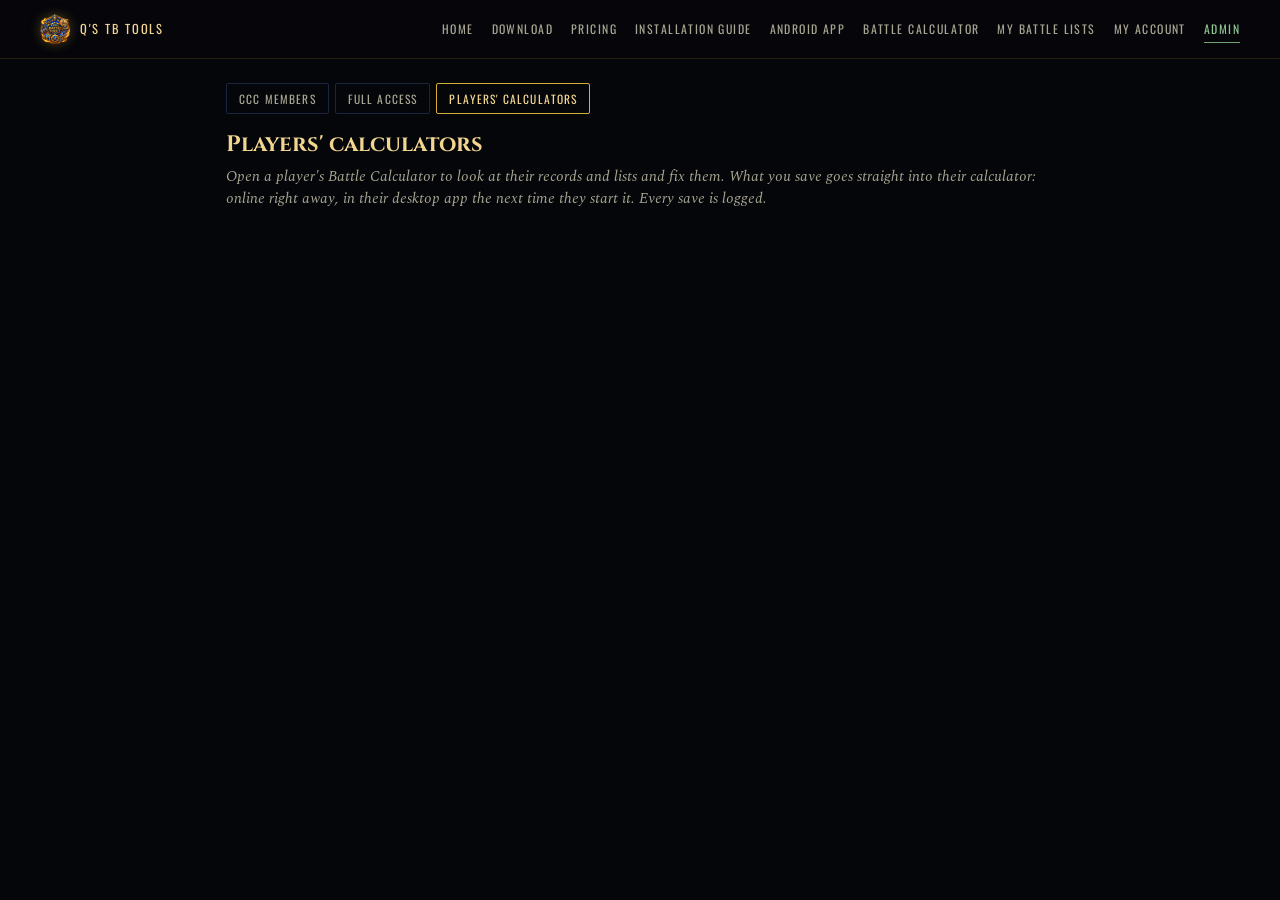
<file: admin-lists.html>
<!DOCTYPE html>
<html lang="en">
<head>
<meta charset="UTF-8" />
<meta name="viewport" content="width=device-width, initial-scale=1.0" />
<meta name="robots" content="noindex, nofollow" />
<title>Players' calculators — Q's TB Tools Admin</title>
<link rel="icon" href="tools-logo.png" />
<script src="https://accounts.google.com/gsi/client" async defer></script>
<script src="session.js"></script>
<link rel="preconnect" href="https://fonts.googleapis.com">
<link rel="preconnect" href="https://fonts.gstatic.com" crossorigin>
<link href="https://fonts.googleapis.com/css2?family=Cinzel:wght@500;600;700&family=Spectral:ital,wght@0,400;0,500;1,400&family=Oswald:wght@400;500;600&display=swap" rel="stylesheet">
<style>
  :root {
    --void: #05060a;
    --panel: #0c1020;
    --panel-line: #1c2440;
    --gold: #d4af37;
    --gold-bright: #f2d68f;
    --gold-dim: #8a742f;
    --emerald-bright: #6fa373;
    --danger: #c25b5b;
    --danger-bright: #e08585;
    --ink: #e9e6da;
    --ink-dim: #a8a692;
    --display: 'Cinzel', serif;
    --body: 'Spectral', serif;
    --utility: 'Oswald', sans-serif;
  }
  * { box-sizing: border-box; }
  body { margin: 0; background: var(--void); color: var(--ink); font-family: var(--body); line-height: 1.5; }
  main { max-width: 860px; margin: 0 auto; padding: 24px 16px 80px; }
  h1 { font-family: var(--display); color: var(--gold-bright); font-size: 1.4rem; margin: 0 0 4px; }
  h2 { font-family: var(--utility); font-size: 0.8rem; letter-spacing: 0.14em; text-transform: uppercase; color: var(--emerald-bright); margin: 26px 0 8px; }
  p.sub { color: var(--ink-dim); font-style: italic; margin: 0 0 16px; font-size: 0.92rem; }
  .hidden { display: none !important; }
  .msg { padding: 12px 14px; border: 1px solid var(--panel-line); background: var(--panel); border-radius: 3px; color: var(--ink-dim); margin: 10px 0; font-size: 0.9rem; }
  .msg.error { border-color: var(--danger); color: var(--danger-bright); }
  .msg.warn { border-color: var(--gold-dim); color: var(--gold-bright); }
  .filters { display: flex; gap: 6px; flex-wrap: wrap; }
  .filters button, .btn {
    padding: 7px 12px; background: transparent; color: var(--ink-dim); border: 1px solid var(--panel-line);
    border-radius: 2px; font-family: var(--utility); font-size: 0.72rem; letter-spacing: 0.08em; text-transform: uppercase; cursor: pointer;
  }
  .filters button[aria-pressed="true"] { color: var(--gold-bright); border-color: var(--gold); }
  .btn.approve { color: var(--emerald-bright); border-color: var(--emerald-bright); }
  .btn.deny, .btn.revoke { color: var(--danger-bright); border-color: var(--danger); }
  .btn:disabled { opacity: 0.5; cursor: wait; }
  .card { background: var(--panel); border: 1px solid var(--panel-line); border-radius: 4px; padding: 12px 14px; margin-top: 8px; display: flex; gap: 12px; justify-content: space-between; align-items: center; flex-wrap: wrap; }
  .who { min-width: 0; flex: 1 1 280px; }
  .who .tb { font-family: var(--utility); font-size: 1.02rem; color: var(--ink); }
  .who .email { font-size: 0.84rem; color: var(--ink-dim); word-break: break-all; }
  .who .extra { font-size: 0.78rem; color: var(--ink-dim); font-style: italic; }
  .chip { font-family: var(--utility); font-size: 0.64rem; letter-spacing: 0.08em; text-transform: uppercase; padding: 2px 7px; border-radius: 2px; margin-left: 6px; vertical-align: middle; }
  .chip.pending { background: var(--gold); color: var(--void); }
  .chip.approved { background: var(--emerald-bright); color: var(--void); }
  .chip.denied, .chip.revoked { background: var(--danger); color: var(--void); }
  .actions { display: flex; gap: 6px; flex-wrap: wrap; }
  form.add { display: grid; grid-template-columns: repeat(auto-fit, minmax(180px, 1fr)); gap: 8px; align-items: end; }
  form.add label { font-family: var(--utility); font-size: 0.68rem; letter-spacing: 0.1em; text-transform: uppercase; color: var(--ink-dim); display: grid; gap: 4px; }
  input[type="text"], input[type="email"] { padding: 9px 11px; background: var(--void); border: 1px solid var(--panel-line); border-radius: 2px; color: var(--ink); font-family: var(--body); font-size: 0.94rem; width: 100%; }
  #g_id_signin_container { margin: 12px 0; }
  .empty { color: var(--ink-dim); font-style: italic; padding: 10px 0; }
  .counts { font-family: var(--utility); font-size: 0.74rem; letter-spacing: 0.06em; color: var(--ink-dim); white-space: nowrap; }
  a.btn { text-decoration: none; display: inline-block; }
  .btn.open { color: var(--gold-bright); border-color: var(--gold); }
  #search { margin-bottom: 4px; }
  .admin-tabs { display: flex; gap: 6px; flex-wrap: wrap; margin: 0 0 14px; }
  .admin-tabs a { padding: 6px 12px; border: 1px solid var(--panel-line); border-radius: 2px; font-family: var(--utility); font-size: 0.72rem; letter-spacing: 0.1em; text-transform: uppercase; color: var(--ink-dim); text-decoration: none; }
  .admin-tabs a[aria-current="page"] { color: var(--gold-bright); border-color: var(--gold); }
</style>
<link rel="stylesheet" href="site-nav.css" />
<script src="site-nav.js" defer></script>
</head>
<body>
<header class="site-header" data-page="admin">
  <a class="site-brand" href="index.html"><img src="tools-logo.png" alt="" /><span>Q's TB Tools</span></a>
  <button type="button" class="site-menu-toggle" aria-expanded="false" aria-controls="site-nav">&#9776; Menu</button>
  <ul class="site-nav" id="site-nav">
    <li><a href="index.html" data-page="index">Home</a></li>
    <li><a href="index.html#download">Download</a></li>
    <li><a href="index.html#pricing">Pricing</a></li>
    <li><a href="install.html" data-page="install">Installation Guide</a></li>
    <li><a href="android.html" data-page="android">Android App</a></li>
    <li><a href="calculator.html" data-page="calculator">Battle Calculator</a></li>
    <li><a href="lists.html" data-page="lists">My Battle Lists</a></li>
    <li><a href="devices.html" data-page="devices subscribe subscribe-success">My Account</a></li>
    <li class="site-admin" hidden><a href="admin.html" data-page="admin">Admin</a></li>
  </ul>
</header>
<main>
  <p class="admin-tabs"><a href="admin.html">cCc members</a> <a href="admin.html?view=access">Full access</a> <a href="admin-lists.html" aria-current="page">Players' calculators</a> <a href="admin-subs.html" id="subs-tab" class="hidden">Subscriptions</a> <a href="admin-usage.html" id="usage-tab" class="hidden">App usage</a></p>
  <h1>Players' calculators</h1>
  <p class="sub">Open a player's Battle Calculator to look at their records and lists and fix them. What you save goes straight into their calculator: online right away, in their desktop app the next time they start it. Every save is logged.</p>

  <div id="g_id_signin_container"></div>
  <div class="msg hidden" id="status"></div>

  <section id="admin" class="hidden">
    <h2>Open by email</h2>
    <form class="add" id="open-form">
      <label>Google email<input type="email" id="open-email" required placeholder="player@gmail.com" /></label>
      <button class="btn open" type="submit">Open calculator</button>
    </form>

    <h2>Players with calculator data <span id="n-users"></span></h2>
    <input type="text" id="search" placeholder="Search name or email" autocomplete="off" />
    <div id="rows"></div>
  </section>
</main>

<script>
  const GOOGLE_CLIENT_ID_WEB = "47674606892-0m90hd0cd01kijo69ssuqtn1j3igp32i.apps.googleusercontent.com";
  const WORKER_BASE_URL = "https://auto-crypt.ccc-hq.com";
  let idToken = null;
  let users = [];
  const $ = (id) => document.getElementById(id);

  function esc(s) { const d = document.createElement("div"); d.textContent = s == null ? "" : String(s); return d.innerHTML; }
  function when(unix) { return unix ? new Date(unix * 1000).toLocaleString() : "—"; }
  function status(html, kind) {
    const el = $("status");
    el.innerHTML = html;
    el.className = "msg" + (kind ? " " + kind : "");
  }
  const openUrl = (email) => `calculator.html?user=${encodeURIComponent(email)}`;

  async function api(path, extra) {
    const res = await fetch(WORKER_BASE_URL + path, {
      method: "POST",
      headers: { "Content-Type": "application/json" },
      body: JSON.stringify({ id_token: idToken, ...(extra || {}) }),
    });
    const body = await res.json().catch(() => ({}));
    if (res.status === 403) throw new Error("This Google account is not an admin.");
    if (res.status === 401) {
      TBSession.expired();
      throw new Error("Your sign-in expired. Please sign in again.");
    }
    if (!res.ok) throw new Error(body.detail || body.error || `Request failed (${res.status})`);
    return body;
  }

  function render() {
    const q = $("search").value.trim().toLowerCase();
    const shown = users.filter((u) => !q || [u.tb_username, u.name, u.email].some((v) => String(v || "").toLowerCase().includes(q)));
    $("n-users").textContent = `(${users.length})`;
    $("rows").innerHTML = shown.length ? shown.map((u) => {
      const main = u.tb_username || u.name || u.email;
      const sub = u.tb_username || u.name ? `<div class="email">${esc(u.email)}${u.name && u.tb_username && u.name !== u.tb_username ? " · " + esc(u.name) : ""}</div>` : "";
      return `
      <div class="card">
        <div class="who">
          <div class="tb">${esc(main)}</div>
          ${sub}
          <div class="extra">Last saved ${esc(when(u.updated_at))}</div>
        </div>
        <span class="counts">${u.records} record${u.records === 1 ? "" : "s"} · ${u.lists} list${u.lists === 1 ? "" : "s"}</span>
        <div class="actions"><a class="btn open" href="${openUrl(u.email)}">Open</a></div>
      </div>`;
    }).join("") : `<p class="empty">${users.length ? "No player matches that search." : "Nobody has saved calculator data yet."}</p>`;
  }

  async function load() {
    try {
      const r = await api("/admin/calc/users");
      users = r.users || [];
      $("admin").classList.remove("hidden");
      $("status").classList.add("hidden");
      render();
    } catch (err) {
      status(esc(err.message), "error");
    }
  }

  $("search").addEventListener("input", render);
  $("open-form").addEventListener("submit", (e) => {
    e.preventDefault();
    const email = $("open-email").value.trim();
    if (email) location.href = openUrl(email);
  });

  window.onload = function () {
    TBSession.start({
      clientId: GOOGLE_CLIENT_ID_WEB,
      container: $("g_id_signin_container"),
      buttonWidth: 280,
      onSignIn: (token, email, info) => {
        idToken = token;
        if (info && info.refresh) return;
        $("g_id_signin_container").classList.add("hidden");
        status("Loading…");
        load();
        // Subscriptions tab: only for the one account the Worker allows (2026-10-26).
        api("/account/status").then((r) => ["subs-tab", "usage-tab"].forEach((id) => $(id).classList.toggle("hidden", !r.can_view_subscriptions))).catch(() => {});
      },
    });
  };
</script>
</body>
</html>
</file>
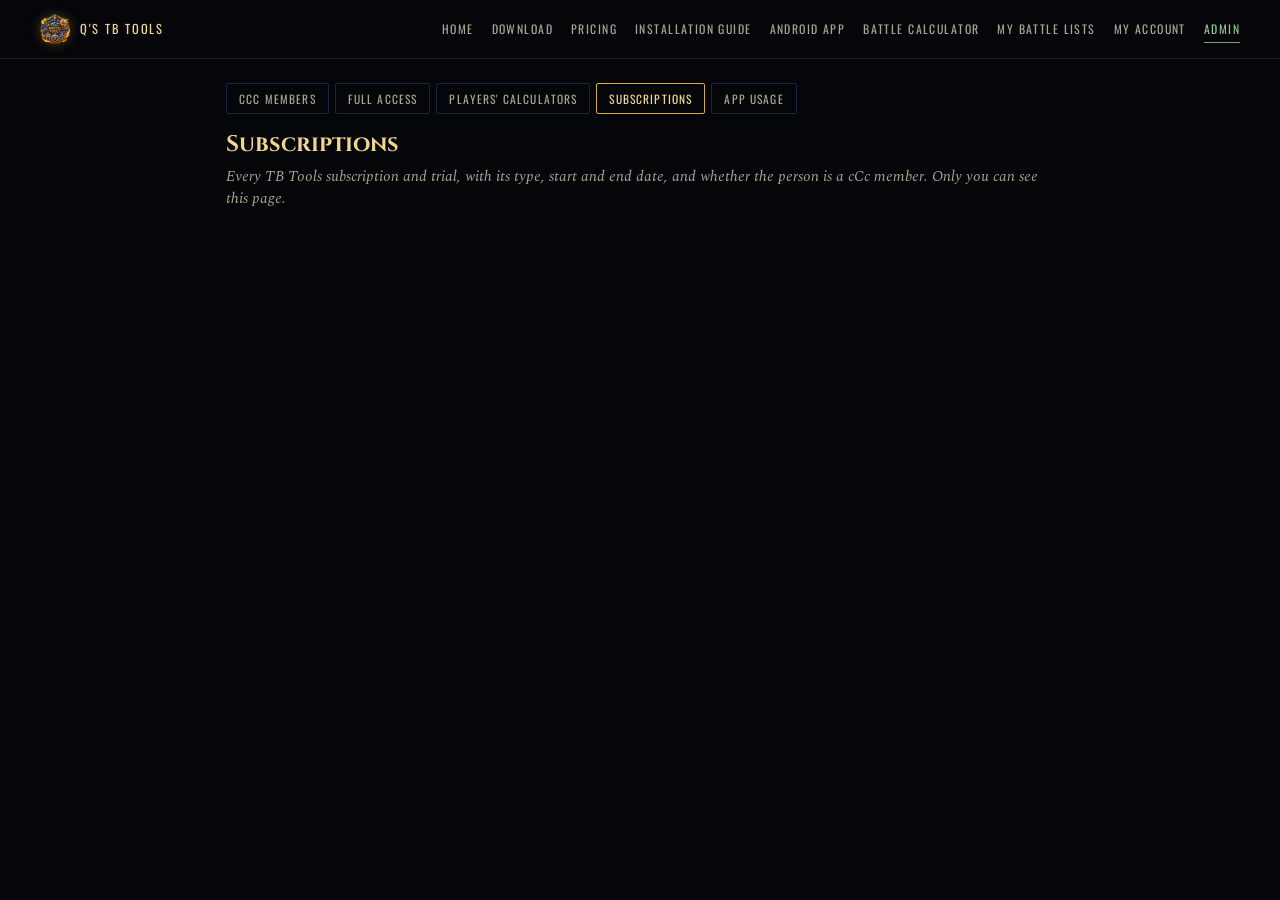
<file: admin-subs.html>
<!DOCTYPE html>
<html lang="en">
<head>
<meta charset="UTF-8" />
<meta name="viewport" content="width=device-width, initial-scale=1.0" />
<meta name="robots" content="noindex, nofollow" />
<title>Subscriptions — Q's TB Tools Admin</title>
<link rel="icon" href="tools-logo.png" />
<script src="https://accounts.google.com/gsi/client" async defer></script>
<script src="session.js"></script>
<link rel="preconnect" href="https://fonts.googleapis.com">
<link rel="preconnect" href="https://fonts.gstatic.com" crossorigin>
<link href="https://fonts.googleapis.com/css2?family=Cinzel:wght@500;600;700&family=Spectral:ital,wght@0,400;0,500;1,400&family=Oswald:wght@400;500;600&display=swap" rel="stylesheet">
<style>
  :root {
    --void: #05060a;
    --panel: #0c1020;
    --panel-line: #1c2440;
    --gold: #d4af37;
    --gold-bright: #f2d68f;
    --gold-dim: #8a742f;
    --emerald-bright: #6fa373;
    --danger: #c25b5b;
    --danger-bright: #e08585;
    --ink: #e9e6da;
    --ink-dim: #a8a692;
    --display: 'Cinzel', serif;
    --body: 'Spectral', serif;
    --utility: 'Oswald', sans-serif;
  }
  * { box-sizing: border-box; }
  body { margin: 0; background: var(--void); color: var(--ink); font-family: var(--body); line-height: 1.5; }
  main { max-width: 860px; margin: 0 auto; padding: 24px 16px 80px; }
  h1 { font-family: var(--display); color: var(--gold-bright); font-size: 1.4rem; margin: 0 0 4px; }
  h2 { font-family: var(--utility); font-size: 0.8rem; letter-spacing: 0.14em; text-transform: uppercase; color: var(--emerald-bright); margin: 26px 0 8px; }
  p.sub { color: var(--ink-dim); font-style: italic; margin: 0 0 16px; font-size: 0.92rem; }
  .hidden { display: none !important; }
  .msg { padding: 12px 14px; border: 1px solid var(--panel-line); background: var(--panel); border-radius: 3px; color: var(--ink-dim); margin: 10px 0; font-size: 0.9rem; }
  .msg.error { border-color: var(--danger); color: var(--danger-bright); }
  .msg.warn { border-color: var(--gold-dim); color: var(--gold-bright); }
  .filters { display: flex; gap: 6px; flex-wrap: wrap; }
  .filters button, .btn {
    padding: 7px 12px; background: transparent; color: var(--ink-dim); border: 1px solid var(--panel-line);
    border-radius: 2px; font-family: var(--utility); font-size: 0.72rem; letter-spacing: 0.08em; text-transform: uppercase; cursor: pointer;
  }
  .filters button[aria-pressed="true"] { color: var(--gold-bright); border-color: var(--gold); }
  .btn.approve { color: var(--emerald-bright); border-color: var(--emerald-bright); }
  .btn.deny, .btn.revoke { color: var(--danger-bright); border-color: var(--danger); }
  .btn:disabled { opacity: 0.5; cursor: wait; }
  .card { background: var(--panel); border: 1px solid var(--panel-line); border-radius: 4px; padding: 12px 14px; margin-top: 8px; display: flex; gap: 12px; justify-content: space-between; align-items: center; flex-wrap: wrap; }
  .who { min-width: 0; flex: 1 1 280px; }
  .who .tb { font-family: var(--utility); font-size: 1.02rem; color: var(--ink); }
  .who .email { font-size: 0.84rem; color: var(--ink-dim); word-break: break-all; }
  .who .extra { font-size: 0.78rem; color: var(--ink-dim); font-style: italic; }
  .chip { font-family: var(--utility); font-size: 0.64rem; letter-spacing: 0.08em; text-transform: uppercase; padding: 2px 7px; border-radius: 2px; margin-left: 6px; vertical-align: middle; }
  .chip.pending { background: var(--gold); color: var(--void); }
  .chip.approved { background: var(--emerald-bright); color: var(--void); }
  .chip.denied, .chip.revoked { background: var(--danger); color: var(--void); }
  .actions { display: flex; gap: 6px; flex-wrap: wrap; }
  form.add { display: grid; grid-template-columns: repeat(auto-fit, minmax(180px, 1fr)); gap: 8px; align-items: end; }
  form.add label { font-family: var(--utility); font-size: 0.68rem; letter-spacing: 0.1em; text-transform: uppercase; color: var(--ink-dim); display: grid; gap: 4px; }
  input[type="text"], input[type="email"] { padding: 9px 11px; background: var(--void); border: 1px solid var(--panel-line); border-radius: 2px; color: var(--ink); font-family: var(--body); font-size: 0.94rem; width: 100%; }
  #g_id_signin_container { margin: 12px 0; }
  .empty { color: var(--ink-dim); font-style: italic; padding: 10px 0; }
  .counts { font-family: var(--utility); font-size: 0.74rem; letter-spacing: 0.06em; color: var(--ink-dim); white-space: nowrap; }
  a.btn { text-decoration: none; display: inline-block; }
  .btn.open { color: var(--gold-bright); border-color: var(--gold); }
  .tiles { display: grid; grid-template-columns: repeat(auto-fit, minmax(140px, 1fr)); gap: 8px; }
  .tile { background: var(--panel); border: 1px solid var(--panel-line); border-top: 2px solid var(--gold-dim); border-radius: 4px; padding: 10px 12px; }
  .tile .n { font-family: var(--display); color: var(--gold-bright); font-size: 1.6rem; line-height: 1.1; }
  .tile .k { font-family: var(--utility); font-size: 0.66rem; letter-spacing: 0.1em; text-transform: uppercase; color: var(--ink-dim); }
  .tile .s { font-size: 0.78rem; color: var(--ink-dim); font-style: italic; }
  .filter-row { display: flex; gap: 10px; flex-wrap: wrap; align-items: center; margin-bottom: 8px; }
  select { padding: 7px 10px; background: var(--void); border: 1px solid var(--panel-line); border-radius: 2px; color: var(--ink); font-family: var(--body); font-size: 0.88rem; }
  .table-wrap { overflow-x: auto; border: 1px solid var(--panel-line); border-radius: 4px; background: var(--panel); }
  table { width: 100%; border-collapse: collapse; font-size: 0.88rem; }
  th, td { padding: 8px 10px; text-align: left; border-top: 1px solid var(--panel-line); vertical-align: top; }
  thead th { border-top: 0; font-family: var(--utility); font-weight: 500; font-size: 0.66rem; letter-spacing: 0.1em; text-transform: uppercase; color: var(--ink-dim); white-space: nowrap; cursor: pointer; user-select: none; }
  thead th[aria-sort="ascending"]::after { content: " ▲"; color: var(--gold); }
  thead th[aria-sort="descending"]::after { content: " ▼"; color: var(--gold); }
  td.date { white-space: nowrap; font-variant-numeric: tabular-nums; }
  td .email { font-size: 0.78rem; color: var(--ink-dim); word-break: break-all; }
  td .note { font-size: 0.76rem; color: var(--ink-dim); font-style: italic; }
  .chip { margin-left: 0; white-space: nowrap; }
  .chip.active { background: var(--emerald-bright); color: var(--void); }
  .chip.ending, .chip.past_due { background: var(--gold); color: var(--void); }
  .chip.ended { background: transparent; color: var(--ink-dim); border: 1px solid var(--panel-line); }
  .admin-tabs { display: flex; gap: 6px; flex-wrap: wrap; margin: 0 0 14px; }
  .admin-tabs a { padding: 6px 12px; border: 1px solid var(--panel-line); border-radius: 2px; font-family: var(--utility); font-size: 0.72rem; letter-spacing: 0.1em; text-transform: uppercase; color: var(--ink-dim); text-decoration: none; }
  .admin-tabs a[aria-current="page"] { color: var(--gold-bright); border-color: var(--gold); }
  .chip.no { background: transparent; color: var(--ink-dim); border: 1px solid var(--panel-line); }
</style>
<link rel="stylesheet" href="site-nav.css" />
<script src="site-nav.js" defer></script>
</head>
<body>
<header class="site-header" data-page="admin">
  <a class="site-brand" href="index.html"><img src="tools-logo.png" alt="" /><span>Q's TB Tools</span></a>
  <button type="button" class="site-menu-toggle" aria-expanded="false" aria-controls="site-nav">&#9776; Menu</button>
  <ul class="site-nav" id="site-nav">
    <li><a href="index.html" data-page="index">Home</a></li>
    <li><a href="index.html#download">Download</a></li>
    <li><a href="index.html#pricing">Pricing</a></li>
    <li><a href="install.html" data-page="install">Installation Guide</a></li>
    <li><a href="android.html" data-page="android">Android App</a></li>
    <li><a href="calculator.html" data-page="calculator">Battle Calculator</a></li>
    <li><a href="lists.html" data-page="lists">My Battle Lists</a></li>
    <li><a href="devices.html" data-page="devices subscribe subscribe-success">My Account</a></li>
    <li class="site-admin" hidden><a href="admin.html" data-page="admin">Admin</a></li>
  </ul>
</header>
<main>
  <p class="admin-tabs"><a href="admin.html">cCc members</a> <a href="admin.html?view=access">Full access</a> <a href="admin-lists.html">Players' calculators</a> <a href="admin-subs.html" aria-current="page">Subscriptions</a> <a href="admin-usage.html">App usage</a></p>
  <h1>Subscriptions</h1>
  <p class="sub">Every TB Tools subscription and trial, with its type, start and end date, and whether the person is a cCc member. Only you can see this page.</p>

  <div id="g_id_signin_container"></div>
  <div class="msg hidden" id="status"></div>

  <section id="admin" class="hidden">
    <h2>Totals</h2>
    <div class="tiles" id="tiles"></div>

    <h2>All subscriptions <span id="n-shown"></span></h2>
    <div class="filter-row">
      <div class="filters" id="filters">
        <button data-f="running" aria-pressed="true">Running</button>
        <button data-f="ended" aria-pressed="false">Ended</button>
        <button data-f="all" aria-pressed="false">All</button>
      </div>
      <select id="f-tier" aria-label="Type"><option value="">All types</option></select>
      <select id="f-ccc" aria-label="cCc"><option value="">cCc and non-cCc</option><option value="yes">cCc members</option><option value="no">Not cCc</option></select>
      <input type="text" id="search" placeholder="Search name or email" autocomplete="off" style="flex:1 1 180px;width:auto" />
    </div>
    <div class="table-wrap">
      <table>
        <thead><tr>
          <th data-sort="name">Player</th>
          <th data-sort="tier">Type</th>
          <th data-sort="state">Status</th>
          <th data-sort="started_at" aria-sort="descending">Start</th>
          <th data-sort="ends_at">End</th>
          <th data-sort="ccc">cCc</th>
        </tr></thead>
        <tbody id="rows"></tbody>
      </table>
    </div>
  </section>
</main>
<script>
  const GOOGLE_CLIENT_ID_WEB = "47674606892-0m90hd0cd01kijo69ssuqtn1j3igp32i.apps.googleusercontent.com";
  const WORKER_BASE_URL = "https://auto-crypt.ccc-hq.com";
  const TIERS = { all_in: "All-In", autocrypt: "Auto-Crypt", battlecalc: "Battle Calculator" };
  const PLANS = { monthly: "monthly", quarterly: "3 months", semiannual: "6 months", annual: "yearly", trial_7: "7-day trial", trial_14: "14-day trial" };
  const STATES = { active: "Active", ending: "Cancelled, runs out", past_due: "Payment due", ended: "Ended" };
  let idToken = null;
  let subs = [];
  let filter = "running";
  let sortKey = "started_at";
  let sortDir = -1;
  const $ = (id) => document.getElementById(id);

  function esc(s) { const d = document.createElement("div"); d.textContent = s == null ? "" : String(s); return d.innerHTML; }
  function date(unix) { return unix ? new Date(unix * 1000).toLocaleDateString() : "—"; }
  function status(html, kind) {
    const el = $("status");
    el.innerHTML = html;
    el.className = "msg" + (kind ? " " + kind : "");
  }

  async function api(path, extra) {
    const res = await fetch(WORKER_BASE_URL + path, {
      method: "POST",
      headers: { "Content-Type": "application/json" },
      body: JSON.stringify({ id_token: idToken, ...(extra || {}) }),
    });
    const body = await res.json().catch(() => ({}));
    if (res.status === 403) throw new Error(body.detail || "This Google account can't see subscriptions.");
    if (res.status === 401) {
      TBSession.expired();
      throw new Error("Your sign-in expired. Please sign in again.");
    }
    if (res.status === 404) throw new Error("The Worker doesn't have the subscriptions overview yet: deploy the latest worker.js.");
    if (!res.ok) throw new Error(body.detail || body.error || `Request failed (${res.status})`);
    return body;
  }

  // active | ending | past_due | ended. A paid trial has no Stripe
  // subscription behind it, so its row stays "active" after the end date.
  function stateOf(s) {
    const now = Date.now() / 1000;
    if (s.status !== "active" && s.status !== "past_due") return "ended";
    if (PLANS[s.plan] && /^trial_/.test(s.plan) && s.ends_at && s.ends_at < now) return "ended";
    if (s.status === "past_due") return "past_due";
    return s.cancel_at_period_end ? "ending" : "active";
  }
  const isCcc = (s) => s.ccc === "approved";
  const nameOf = (s) => s.tb_username || s.name || s.email;
  function typeText(s) {
    const plan = PLANS[s.plan] || s.plan;
    return (TIERS[s.tier] || s.tier) + (plan ? " · " + plan : "");
  }

  function renderTiles() {
    const running = subs.filter((s) => s.state !== "ended");
    const tile = (n, k, sub) => `<div class="tile"><div class="n">${n}</div><div class="k">${esc(k)}</div>${sub ? `<div class="s">${esc(sub)}</div>` : ""}</div>`;
    const tiers = Object.keys(TIERS).concat([...new Set(subs.map((s) => s.tier))].filter((t) => !TIERS[t]));
    $("tiles").innerHTML =
      tile(running.length, "Running now", `${subs.length} ever`) +
      tiers.filter((t) => subs.some((s) => s.tier === t)).map((t) => {
        const n = running.filter((s) => s.tier === t).length;
        return tile(n, TIERS[t] || t, `${subs.filter((s) => s.tier === t).length} ever`);
      }).join("") +
      tile(running.filter(isCcc).length, "cCc members", "running") +
      tile(running.filter((s) => !isCcc(s)).length, "Not cCc", "running");
  }

  function render() {
    const q = $("search").value.trim().toLowerCase();
    const tier = $("f-tier").value;
    const ccc = $("f-ccc").value;
    const shown = subs.filter((s) => filter === "all" || (filter === "ended") === (s.state === "ended"))
      .filter((s) => !tier || s.tier === tier)
      .filter((s) => !ccc || (ccc === "yes") === isCcc(s))
      .filter((s) => !q || [s.tb_username, s.name, s.email].some((v) => String(v || "").toLowerCase().includes(q)));
    const val = (s) => sortKey === "name" ? nameOf(s).toLowerCase()
      : sortKey === "tier" ? typeText(s)
      : sortKey === "ccc" ? (isCcc(s) ? 0 : 1)
      : sortKey === "state" ? Object.keys(STATES).indexOf(s.state)
      : s[sortKey] || 0;
    shown.sort((a, b) => { const x = val(a), y = val(b); return (x < y ? -1 : x > y ? 1 : 0) * sortDir; });
    $("n-shown").textContent = `(${shown.length})`;
    $("rows").innerHTML = shown.length ? shown.map((s) => {
      const trial = s.trial_end && s.trial_end * 1000 > Date.now() ? `<div class="note">free cCc trial until ${esc(date(s.trial_end))}</div>` : "";
      const cccOther = s.ccc && s.ccc !== "approved" ? `<div class="note">${esc(s.ccc)}</div>` : "";
      return `
      <tr>
        <td>${esc(nameOf(s))}${nameOf(s) !== s.email ? `<div class="email">${esc(s.email)}</div>` : ""}</td>
        <td>${esc(typeText(s))}${trial}</td>
        <td><span class="chip ${s.state}">${esc(STATES[s.state])}</span></td>
        <td class="date">${esc(date(s.started_at))}</td>
        <td class="date">${esc(date(s.ends_at))}</td>
        <td>${isCcc(s) ? '<span class="chip approved">Yes</span>' : '<span class="chip no">No</span>'}${cccOther}</td>
      </tr>`;
    }).join("") : `<tr><td colspan="6" class="empty">${subs.length ? "Nothing matches these filters." : "No subscriptions yet."}</td></tr>`;
  }

  async function load() {
    try {
      const r = await api("/admin/subscriptions/list");
      subs = (r.subscriptions || []).map((s) => ({ ...s, state: stateOf(s) }));
      const tiers = [...new Set(subs.map((s) => s.tier))];
      $("f-tier").innerHTML = `<option value="">All types</option>` + tiers.map((t) => `<option value="${esc(t)}">${esc(TIERS[t] || t)}</option>`).join("");
      $("admin").classList.remove("hidden");
      $("status").classList.add("hidden");
      renderTiles();
      render();
    } catch (err) {
      status(esc(err.message), "error");
    }
  }

  $("filters").addEventListener("click", (e) => {
    const b = e.target.closest("button[data-f]");
    if (!b) return;
    filter = b.dataset.f;
    $("filters").querySelectorAll("button").forEach((x) => x.setAttribute("aria-pressed", String(x === b)));
    render();
  });
  ["f-tier", "f-ccc"].forEach((id) => $(id).addEventListener("change", render));
  $("search").addEventListener("input", render);
  document.querySelectorAll("th[data-sort]").forEach((th) => {
    th.addEventListener("click", () => {
      sortDir = sortKey === th.dataset.sort ? -sortDir : (th.dataset.sort === "started_at" || th.dataset.sort === "ends_at" ? -1 : 1);
      sortKey = th.dataset.sort;
      document.querySelectorAll("th[data-sort]").forEach((x) => x.removeAttribute("aria-sort"));
      th.setAttribute("aria-sort", sortDir === 1 ? "ascending" : "descending");
      render();
    });
  });

  window.onload = function () {
    TBSession.start({
      clientId: GOOGLE_CLIENT_ID_WEB,
      container: $("g_id_signin_container"),
      buttonWidth: 280,
      onSignIn: (token, email, info) => {
        idToken = token;
        if (info && info.refresh) return;
        $("g_id_signin_container").classList.add("hidden");
        status("Loading…");
        load();
      },
    });
  };
</script>
</body>
</html>
</file>
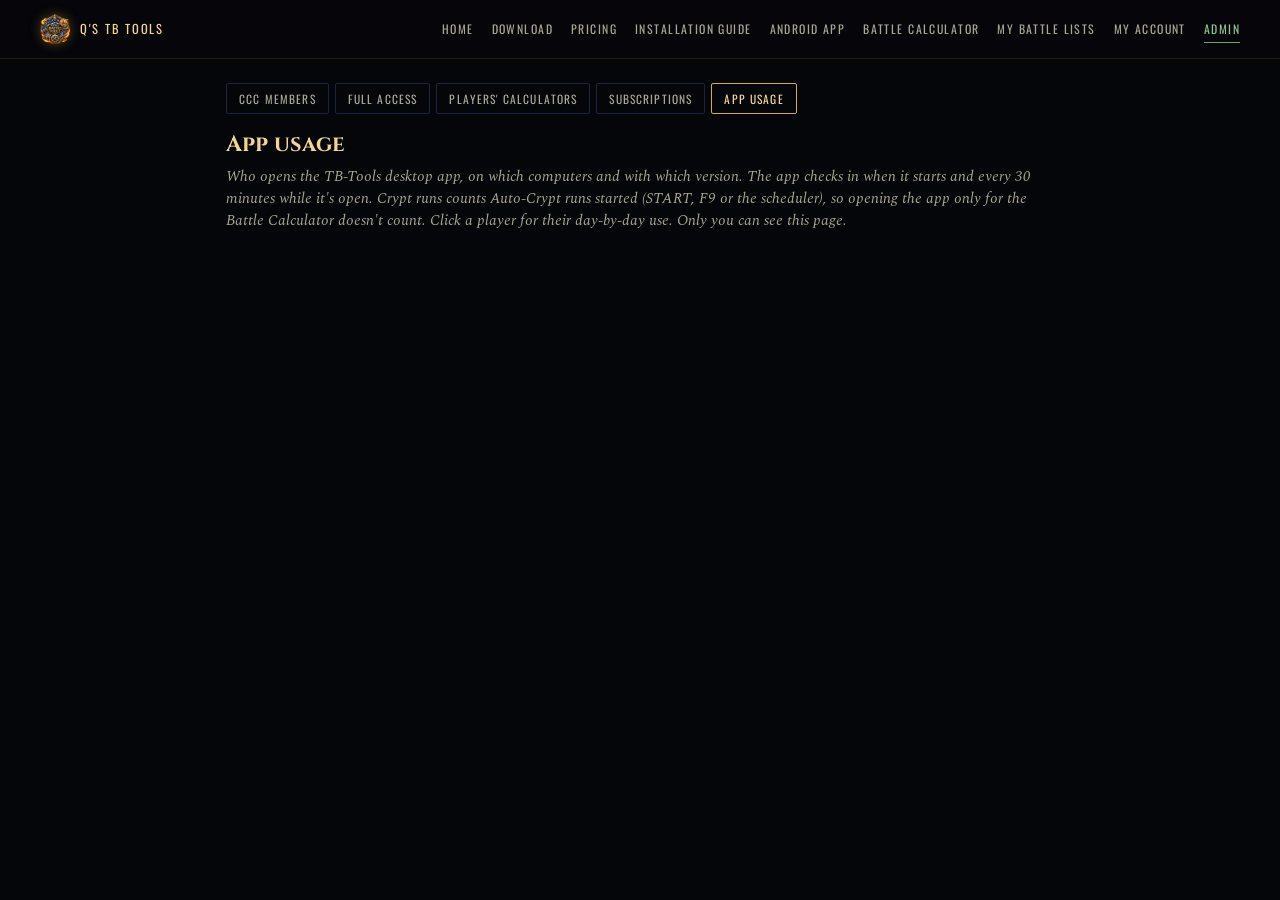
<file: admin-usage.html>
<!DOCTYPE html>
<html lang="en">
<head>
<meta charset="UTF-8" />
<meta name="viewport" content="width=device-width, initial-scale=1.0" />
<meta name="robots" content="noindex, nofollow" />
<title>App usage — Q's TB Tools Admin</title>
<link rel="icon" href="tools-logo.png" />
<script src="https://accounts.google.com/gsi/client" async defer></script>
<script src="session.js"></script>
<link rel="preconnect" href="https://fonts.googleapis.com">
<link rel="preconnect" href="https://fonts.gstatic.com" crossorigin>
<link href="https://fonts.googleapis.com/css2?family=Cinzel:wght@500;600;700&family=Spectral:ital,wght@0,400;0,500;1,400&family=Oswald:wght@400;500;600&display=swap" rel="stylesheet">
<style>
  :root {
    --void: #05060a;
    --panel: #0c1020;
    --panel-line: #1c2440;
    --gold: #d4af37;
    --gold-bright: #f2d68f;
    --gold-dim: #8a742f;
    --emerald-bright: #6fa373;
    --danger: #c25b5b;
    --danger-bright: #e08585;
    --ink: #e9e6da;
    --ink-dim: #a8a692;
    --display: 'Cinzel', serif;
    --body: 'Spectral', serif;
    --utility: 'Oswald', sans-serif;
  }
  * { box-sizing: border-box; }
  body { margin: 0; background: var(--void); color: var(--ink); font-family: var(--body); line-height: 1.5; }
  main { max-width: 860px; margin: 0 auto; padding: 24px 16px 80px; }
  h1 { font-family: var(--display); color: var(--gold-bright); font-size: 1.4rem; margin: 0 0 4px; }
  h2 { font-family: var(--utility); font-size: 0.8rem; letter-spacing: 0.14em; text-transform: uppercase; color: var(--emerald-bright); margin: 26px 0 8px; }
  p.sub { color: var(--ink-dim); font-style: italic; margin: 0 0 16px; font-size: 0.92rem; }
  .hidden { display: none !important; }
  .msg { padding: 12px 14px; border: 1px solid var(--panel-line); background: var(--panel); border-radius: 3px; color: var(--ink-dim); margin: 10px 0; font-size: 0.9rem; }
  .msg.error { border-color: var(--danger); color: var(--danger-bright); }
  .msg.warn { border-color: var(--gold-dim); color: var(--gold-bright); }
  .filters { display: flex; gap: 6px; flex-wrap: wrap; }
  .filters button, .btn {
    padding: 7px 12px; background: transparent; color: var(--ink-dim); border: 1px solid var(--panel-line);
    border-radius: 2px; font-family: var(--utility); font-size: 0.72rem; letter-spacing: 0.08em; text-transform: uppercase; cursor: pointer;
  }
  .filters button[aria-pressed="true"] { color: var(--gold-bright); border-color: var(--gold); }
  .btn.approve { color: var(--emerald-bright); border-color: var(--emerald-bright); }
  .btn.deny, .btn.revoke { color: var(--danger-bright); border-color: var(--danger); }
  .btn:disabled { opacity: 0.5; cursor: wait; }
  .card { background: var(--panel); border: 1px solid var(--panel-line); border-radius: 4px; padding: 12px 14px; margin-top: 8px; display: flex; gap: 12px; justify-content: space-between; align-items: center; flex-wrap: wrap; }
  .who { min-width: 0; flex: 1 1 280px; }
  .who .tb { font-family: var(--utility); font-size: 1.02rem; color: var(--ink); }
  .who .email { font-size: 0.84rem; color: var(--ink-dim); word-break: break-all; }
  .who .extra { font-size: 0.78rem; color: var(--ink-dim); font-style: italic; }
  .chip { font-family: var(--utility); font-size: 0.64rem; letter-spacing: 0.08em; text-transform: uppercase; padding: 2px 7px; border-radius: 2px; margin-left: 6px; vertical-align: middle; }
  .chip.pending { background: var(--gold); color: var(--void); }
  .chip.approved { background: var(--emerald-bright); color: var(--void); }
  .chip.denied, .chip.revoked { background: var(--danger); color: var(--void); }
  .actions { display: flex; gap: 6px; flex-wrap: wrap; }
  form.add { display: grid; grid-template-columns: repeat(auto-fit, minmax(180px, 1fr)); gap: 8px; align-items: end; }
  form.add label { font-family: var(--utility); font-size: 0.68rem; letter-spacing: 0.1em; text-transform: uppercase; color: var(--ink-dim); display: grid; gap: 4px; }
  input[type="text"], input[type="email"] { padding: 9px 11px; background: var(--void); border: 1px solid var(--panel-line); border-radius: 2px; color: var(--ink); font-family: var(--body); font-size: 0.94rem; width: 100%; }
  #g_id_signin_container { margin: 12px 0; }
  .empty { color: var(--ink-dim); font-style: italic; padding: 10px 0; }
  .counts { font-family: var(--utility); font-size: 0.74rem; letter-spacing: 0.06em; color: var(--ink-dim); white-space: nowrap; }
  a.btn { text-decoration: none; display: inline-block; }
  .btn.open { color: var(--gold-bright); border-color: var(--gold); }
  .tiles { display: grid; grid-template-columns: repeat(auto-fit, minmax(140px, 1fr)); gap: 8px; }
  .tile { background: var(--panel); border: 1px solid var(--panel-line); border-top: 2px solid var(--gold-dim); border-radius: 4px; padding: 10px 12px; }
  .tile .n { font-family: var(--display); color: var(--gold-bright); font-size: 1.6rem; line-height: 1.1; }
  .tile .k { font-family: var(--utility); font-size: 0.66rem; letter-spacing: 0.1em; text-transform: uppercase; color: var(--ink-dim); }
  .tile .s { font-size: 0.78rem; color: var(--ink-dim); font-style: italic; }
  .filter-row { display: flex; gap: 10px; flex-wrap: wrap; align-items: center; margin-bottom: 8px; }
  select { padding: 7px 10px; background: var(--void); border: 1px solid var(--panel-line); border-radius: 2px; color: var(--ink); font-family: var(--body); font-size: 0.88rem; }
  .table-wrap { overflow-x: auto; border: 1px solid var(--panel-line); border-radius: 4px; background: var(--panel); }
  table { width: 100%; border-collapse: collapse; font-size: 0.88rem; }
  th, td { padding: 8px 10px; text-align: left; border-top: 1px solid var(--panel-line); vertical-align: top; }
  thead th { border-top: 0; font-family: var(--utility); font-weight: 500; font-size: 0.66rem; letter-spacing: 0.1em; text-transform: uppercase; color: var(--ink-dim); white-space: nowrap; cursor: pointer; user-select: none; }
  thead th[aria-sort="ascending"]::after { content: " ▲"; color: var(--gold); }
  thead th[aria-sort="descending"]::after { content: " ▼"; color: var(--gold); }
  td.date { white-space: nowrap; font-variant-numeric: tabular-nums; }
  td .email { font-size: 0.78rem; color: var(--ink-dim); word-break: break-all; }
  td .note { font-size: 0.76rem; color: var(--ink-dim); font-style: italic; }
  .chip { margin-left: 0; white-space: nowrap; }
  .chip.active { background: var(--emerald-bright); color: var(--void); }
  .chip.ending, .chip.past_due { background: var(--gold); color: var(--void); }
  .chip.ended { background: transparent; color: var(--ink-dim); border: 1px solid var(--panel-line); }
  .admin-tabs { display: flex; gap: 6px; flex-wrap: wrap; margin: 0 0 14px; }
  .admin-tabs a { padding: 6px 12px; border: 1px solid var(--panel-line); border-radius: 2px; font-family: var(--utility); font-size: 0.72rem; letter-spacing: 0.1em; text-transform: uppercase; color: var(--ink-dim); text-decoration: none; }
  .admin-tabs a[aria-current="page"] { color: var(--gold-bright); border-color: var(--gold); }
  .chip.no { background: transparent; color: var(--ink-dim); border: 1px solid var(--panel-line); }
  .chip.old { background: transparent; color: var(--gold-bright); border: 1px solid var(--gold-dim); }
  tr.person { cursor: pointer; }
  tr.person:hover td, tr.person[aria-expanded="true"] td { background: rgba(212,175,55,0.05); }
  td.num { white-space: nowrap; font-variant-numeric: tabular-nums; }
  .dev { font-size: 0.8rem; white-space: nowrap; }
  .dev + .dev { margin-top: 2px; }
  tr.detail > td { background: var(--void); padding: 12px 14px; }
  .strip { display: grid; grid-template-columns: repeat(auto-fill, 14px); gap: 3px; margin: 6px 0 4px; }
  .strip span { width: 14px; height: 14px; border-radius: 2px; background: var(--panel-line); }
  .strip span.l1 { background: #3d5a40; }
  .strip span.l2 { background: #6fa373; }
  .strip span.run { box-shadow: inset 0 0 0 2px var(--gold); }
  .legend { font-size: 0.74rem; color: var(--ink-dim); display: flex; gap: 12px; flex-wrap: wrap; align-items: center; }
  .legend i { display: inline-block; width: 10px; height: 10px; border-radius: 2px; margin-right: 4px; vertical-align: -1px; }
  .days { width: 100%; font-size: 0.82rem; margin-top: 10px; }
  .days th { cursor: default; }
  .days td, .days th { padding: 5px 8px; }
</style>
<link rel="stylesheet" href="site-nav.css" />
<script src="site-nav.js" defer></script>
</head>
<body>
<header class="site-header" data-page="admin">
  <a class="site-brand" href="index.html"><img src="tools-logo.png" alt="" /><span>Q's TB Tools</span></a>
  <button type="button" class="site-menu-toggle" aria-expanded="false" aria-controls="site-nav">&#9776; Menu</button>
  <ul class="site-nav" id="site-nav">
    <li><a href="index.html" data-page="index">Home</a></li>
    <li><a href="index.html#download">Download</a></li>
    <li><a href="index.html#pricing">Pricing</a></li>
    <li><a href="install.html" data-page="install">Installation Guide</a></li>
    <li><a href="android.html" data-page="android">Android App</a></li>
    <li><a href="calculator.html" data-page="calculator">Battle Calculator</a></li>
    <li><a href="lists.html" data-page="lists">My Battle Lists</a></li>
    <li><a href="devices.html" data-page="devices subscribe subscribe-success">My Account</a></li>
    <li class="site-admin" hidden><a href="admin.html" data-page="admin">Admin</a></li>
  </ul>
</header>
<main>
  <p class="admin-tabs"><a href="admin.html">cCc members</a> <a href="admin.html?view=access">Full access</a> <a href="admin-lists.html">Players' calculators</a> <a href="admin-subs.html">Subscriptions</a> <a href="admin-usage.html" aria-current="page">App usage</a></p>
  <h1>App usage</h1>
  <p class="sub">Who opens the TB-Tools desktop app, on which computers and with which version. The app checks in when it starts and every 30 minutes while it's open. <em>Crypt runs</em> counts Auto-Crypt runs started (START, F9 or the scheduler), so opening the app only for the Battle Calculator doesn't count. Click a player for their day-by-day use. Only you can see this page.</p>

  <div id="g_id_signin_container"></div>
  <div class="msg hidden" id="status"></div>

  <section id="admin" class="hidden">
    <div class="msg warn hidden" id="usage-note"></div>
    <h2>Totals</h2>
    <div class="tiles" id="usage-tiles"></div>
    <h2>Players</h2>
    <div class="filter-row">
      <div class="filters" id="usage-filters">
        <button data-u="30" aria-pressed="true">Used in last 30 days</button>
        <button data-u="all" aria-pressed="false">Everyone</button>
      </div>
      <input type="text" id="usage-search" placeholder="Search name or email" autocomplete="off" style="flex:1 1 180px;width:auto" />
    </div>
    <div class="table-wrap">
      <table>
        <thead><tr>
          <th data-usort="name">Player</th>
          <th data-usort="last" aria-sort="descending">Last used</th>
          <th data-usort="days_30">Days used<br>7 / 30 days</th>
          <th data-usort="runs_30">Crypt runs<br>7 / 30 / all</th>
          <th data-usort="version">Computers · version</th>
        </tr></thead>
        <tbody id="usage-rows"></tbody>
      </table>
    </div>
  </section>
</main>
<script>
  const GOOGLE_CLIENT_ID_WEB = "47674606892-0m90hd0cd01kijo69ssuqtn1j3igp32i.apps.googleusercontent.com";
  const WORKER_BASE_URL = "https://auto-crypt.ccc-hq.com";
  let idToken = null;
  let usage = null;         // /admin/usage/list result
  let latestVersion = null; // from version.json (the update feed)
  let usageFilter = "30";
  let usortKey = "last";
  let usortDir = -1;
  let openPerson = null;
  const TZ = -new Date().getTimezoneOffset();
  const $ = (id) => document.getElementById(id);

  function esc(s) { const d = document.createElement("div"); d.textContent = s == null ? "" : String(s); return d.innerHTML; }
  function date(unix) { return unix ? new Date(unix * 1000).toLocaleDateString() : "—"; }
  function status(html, kind) {
    const el = $("status");
    el.innerHTML = html;
    el.className = "msg" + (kind ? " " + kind : "");
  }

  async function api(path, extra) {
    const res = await fetch(WORKER_BASE_URL + path, {
      method: "POST",
      headers: { "Content-Type": "application/json" },
      body: JSON.stringify({ id_token: idToken, ...(extra || {}) }),
    });
    const body = await res.json().catch(() => ({}));
    if (res.status === 403) throw new Error(body.detail || "This Google account can't see app usage.");
    if (res.status === 401) {
      TBSession.expired();
      throw new Error("Your sign-in expired. Please sign in again.");
    }
    if (res.status === 404) throw new Error("The Worker doesn't have app usage yet: deploy the latest worker.js.");
    if (!res.ok) throw new Error(body.detail || body.error || `Request failed (${res.status})`);
    return body;
  }

  const nameOf = (s) => s.tb_username || s.name || s.email;

  // ── app usage (2026-10-26) ──
  function when(unix) { return unix ? new Date(unix * 1000).toLocaleString(undefined, { dateStyle: "short", timeStyle: "short" }) : "—"; }
  function time(unix) { return new Date(unix * 1000).toLocaleTimeString(undefined, { timeStyle: "short" }); }
  function ago(unix) {
    if (!unix) return "never";
    const d = Math.floor((Date.now() / 1000 - unix) / 86400);
    return d <= 0 ? "today" : d === 1 ? "yesterday" : `${d} days ago`;
  }
  const lastUse = (p) => Math.max(p.last_used || 0, p.last_run || 0);
  function versionChip(v) {
    if (!v) return `<span class="chip no" title="This app version doesn't report its version yet">older</span>`;
    const old = latestVersion && v !== latestVersion;
    return `<span class="chip ${old ? "old" : "approved"}" title="${old ? "Latest is " + esc(latestVersion) : "Latest version"}">v${esc(v)}</span>`;
  }

  function renderUsageTiles() {
    const now = Date.now() / 1000;
    const ppl = usage.people;
    const used = (days) => ppl.filter((p) => lastUse(p) >= now - days * 86400).length;
    const devs = ppl.filter((p) => p.last_used >= now - 30 * 86400).flatMap((p) => p.devices.filter((d) => d.last_seen >= now - 30 * 86400));
    const current = latestVersion ? devs.filter((d) => d.app_version === latestVersion).length : null;
    const tile = (n, k, sub) => `<div class="tile"><div class="n">${n}</div><div class="k">${esc(k)}</div>${sub ? `<div class="s">${esc(sub)}</div>` : ""}</div>`;
    $("usage-tiles").innerHTML =
      tile(used(1), "Used today", "") +
      tile(used(7), "Used last 7 days", "") +
      tile(used(30), "Used last 30 days", `${ppl.filter((p) => p.last_used || p.last_run).length} ever`) +
      tile(ppl.filter((p) => p.runs_30 > 0).length, "Ran Auto-Crypt", `last 30 days · ${ppl.reduce((n, p) => n + (p.runs_30 || 0), 0)} runs`) +
      (latestVersion ? tile(`${current}/${devs.length}`, "On v" + latestVersion, "computers used in 30 days") : "");
  }

  function renderUsage() {
    if (!usage) return;
    const now = Date.now() / 1000;
    const q = $("usage-search").value.trim().toLowerCase();
    const val = (p) => usortKey === "name" ? nameOf(p).toLowerCase()
      : usortKey === "last" ? lastUse(p)
      : usortKey === "version" ? String((p.devices[0] || {}).app_version || "")
      : p[usortKey] || 0;
    const shown = usage.people
      .filter((p) => usageFilter === "all" || lastUse(p) >= now - 30 * 86400 || (p.denied_30 && p.last_denied_at >= now - 30 * 86400))
      .filter((p) => !q || [p.tb_username, p.name, p.email].some((v) => String(v || "").toLowerCase().includes(q)))
      .sort((a, b) => { const x = val(a), y = val(b); return (x < y ? -1 : x > y ? 1 : 0) * usortDir; });
    $("usage-rows").innerHTML = shown.length ? shown.map((p) => {
      const devs = p.devices.length ? p.devices.map((d) => `<div class="dev" title="Last seen ${esc(when(d.last_seen))}">${esc(d.device_name || "unnamed computer")} ${versionChip(d.app_version)}</div>`).join("") : `<span class="note">—</span>`;
      const denied = p.denied_30 ? `<div class="note">${p.denied_30} refused check-in${p.denied_30 === 1 ? "" : "s"} (${esc(String(p.last_denied_reason || "").replace(/_/g, " "))})</div>` : "";
      const open = openPerson === p.email;
      return `
      <tr class="person" data-email="${esc(p.email)}" aria-expanded="${open}">
        <td>${esc(nameOf(p))}${nameOf(p) !== p.email ? `<div class="email">${esc(p.email)}</div>` : ""}${denied}</td>
        <td class="num">${esc(ago(lastUse(p)))}<div class="note">${esc(when(lastUse(p) || null))}</div></td>
        <td class="num">${p.days_7} / ${p.days_30}</td>
        <td class="num">${usage.runs_set_up ? `${p.runs_7} / ${p.runs_30} / ${p.runs_total}${p.last_run ? `<div class="note">last ${esc(ago(p.last_run))}</div>` : ""}` : "—"}</td>
        <td>${devs}</td>
      </tr>${open ? `<tr class="detail"><td colspan="5" id="detail">Loading…</td></tr>` : ""}`;
    }).join("") : `<tr><td colspan="5" class="empty">${usage.people.length ? "Nobody matches." : "No app check-ins logged yet."}</td></tr>`;
    if (openPerson && shown.some((p) => p.email === openPerson)) loadPerson(openPerson);
  }

  async function loadPerson(email) {
    const cell = () => $("detail");
    try {
      const r = await api("/admin/usage/person", { email, days: 60, tz: TZ });
      if (openPerson !== email || !cell()) return;
      const byDay = new Map(r.days.map((d) => [d.day, d]));
      const cells = [];
      const today = new Date();
      for (let i = r.period_days - 1; i >= 0; i--) {
        const t = new Date(today.getFullYear(), today.getMonth(), today.getDate() - i);
        const key = `${t.getFullYear()}-${String(t.getMonth() + 1).padStart(2, "0")}-${String(t.getDate()).padStart(2, "0")}`;
        const d = byDay.get(key);
        const lvl = !d || !d.checkins ? "" : d.checkins >= 8 ? "l2" : "l1";
        const tip = d ? `${t.toLocaleDateString()}: ${d.checkins ? `open ~${Math.max(0.5, d.checkins / 2)} h` : "not opened"}${d.runs ? `, ${d.runs} crypt run${d.runs === 1 ? "" : "s"}` : ""}` : `${t.toLocaleDateString()}: not used`;
        cells.push(`<span class="${lvl}${d && d.runs ? " run" : ""}" title="${esc(tip)}"></span>`);
      }
      const rows = r.days.slice(0, 14).map((d) => `
        <tr>
          <td class="date">${esc(new Date(d.day + "T12:00:00").toLocaleDateString(undefined, { weekday: "short", day: "numeric", month: "short" }))}</td>
          <td class="num">${d.checkins ? `${esc(time(d.first))}–${esc(time(d.last))}` : "—"}</td>
          <td class="num">${d.checkins ? "~" + Math.max(0.5, d.checkins / 2) + " h" : "—"}</td>
          <td class="num">${d.runs || "—"}</td>
          <td class="num">${d.computers > 1 ? d.computers + " computers" : d.computers ? "1 computer" : "—"}</td>
          <td>${d.versions.map((v) => "v" + esc(v)).join(", ") || "—"}</td>
        </tr>`).join("");
      cell().innerHTML = `
        <div class="legend"><span>Last ${r.period_days} days, oldest first:</span><span><i style="background:var(--panel-line)"></i>not used</span><span><i style="background:#3d5a40"></i>opened</span><span><i style="background:#6fa373"></i>open 4 h or more</span><span><i style="box-shadow:inset 0 0 0 2px var(--gold)"></i>ran Auto-Crypt</span></div>
        <div class="strip">${cells.join("")}</div>
        ${rows ? `<table class="days"><thead><tr><th>Day</th><th>First–last check-in</th><th>Open</th><th>Crypt runs</th><th>Computers</th><th>Version</th></tr></thead><tbody>${rows}</tbody></table>` : `<p class="empty">Not used in the last ${r.period_days} days.</p>`}
        ${r.runs.length ? `<details><summary style="cursor:pointer;color:var(--ink-dim);font-size:0.8rem;margin-top:8px">Latest crypt runs (${r.runs.length})</summary><ul style="margin:6px 0 0;padding-left:18px;font-size:0.82rem;color:var(--ink-dim)">${r.runs.map((x) => `<li>${esc(when(x.started_at))} · ${esc(x.device_name || "unnamed computer")}${x.app_version ? " · v" + esc(x.app_version) : ""}</li>`).join("")}</ul></details>` : ""}`;
    } catch (err) {
      if (cell()) cell().innerHTML = `<span class="note">${esc(err.message)}</span>`;
    }
  }


  async function load() {
    try {
      const [r, v] = await Promise.all([
        api("/admin/usage/list", { tz: TZ }),
        fetch("version.json", { cache: "no-store" }).then((x) => x.json()).catch(() => null),
      ]);
      usage = r;
      latestVersion = v && v.version ? String(v.version) : null;
      const notes = [];
      if (!r.versions_set_up || !r.runs_set_up) notes.push("Run migration_2026-10-26_app_usage.sql on the database to start logging app versions and crypt runs.");
      else if (!r.people.some((p) => p.devices.some((d) => d.app_version))) notes.push("Versions and crypt runs show up once people use an app release with usage reporting (the one after this change).");
      $("usage-note").textContent = notes.join(" ");
      $("usage-note").classList.toggle("hidden", !notes.length);
      $("admin").classList.remove("hidden");
      $("status").classList.add("hidden");
      renderUsageTiles();
      renderUsage();
    } catch (err) {
      status(esc(err.message), "error");
    }
  }

  $("usage-filters").addEventListener("click", (e) => {
    const b = e.target.closest("button[data-u]");
    if (!b) return;
    usageFilter = b.dataset.u;
    $("usage-filters").querySelectorAll("button").forEach((x) => x.setAttribute("aria-pressed", String(x === b)));
    renderUsage();
  });
  $("usage-search").addEventListener("input", renderUsage);
  $("usage-rows").addEventListener("click", (e) => {
    const tr = e.target.closest("tr.person");
    if (!tr) return;
    openPerson = openPerson === tr.dataset.email ? null : tr.dataset.email;
    renderUsage();
  });
  document.querySelectorAll("th[data-usort]").forEach((th) => {
    th.addEventListener("click", () => {
      usortDir = usortKey === th.dataset.usort ? -usortDir : (th.dataset.usort === "name" ? 1 : -1);
      usortKey = th.dataset.usort;
      document.querySelectorAll("th[data-usort]").forEach((x) => x.removeAttribute("aria-sort"));
      th.setAttribute("aria-sort", usortDir === 1 ? "ascending" : "descending");
      renderUsage();
    });
  });

  window.onload = function () {
    TBSession.start({
      clientId: GOOGLE_CLIENT_ID_WEB,
      container: $("g_id_signin_container"),
      buttonWidth: 280,
      onSignIn: (token, email, info) => {
        idToken = token;
        if (info && info.refresh) return;
        $("g_id_signin_container").classList.add("hidden");
        status("Loading…");
        load();
      },
    });
  };
</script>
</body>
</html>
</file>
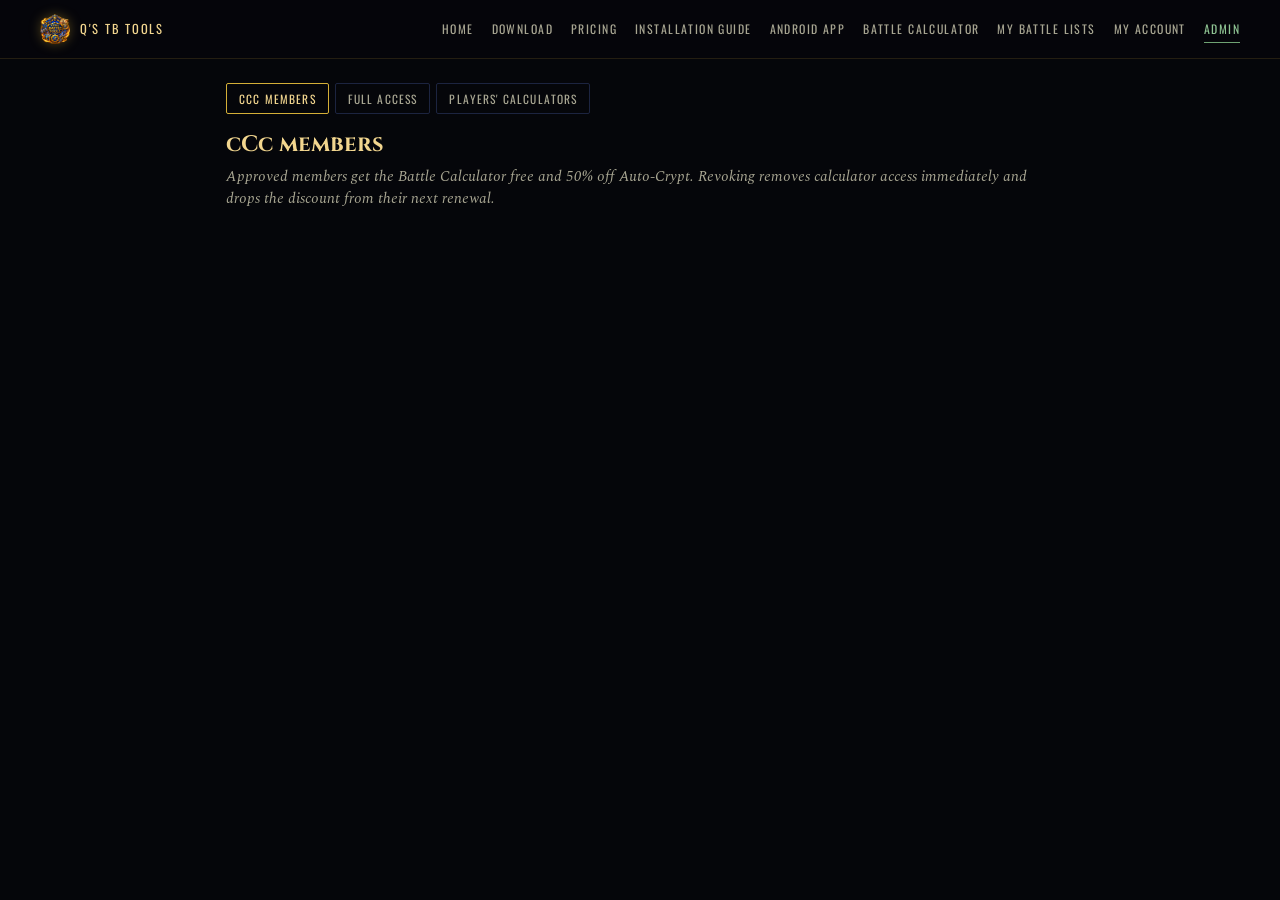
<file: admin.html>
<!DOCTYPE html>
<html lang="en">
<head>
<meta charset="UTF-8" />
<meta name="viewport" content="width=device-width, initial-scale=1.0" />
<meta name="robots" content="noindex, nofollow" />
<title>cCc Members — Q's TB Tools Admin</title>
<link rel="icon" href="tools-logo.png" />
<script src="https://accounts.google.com/gsi/client" async defer></script>
<script src="session.js"></script>
<link rel="preconnect" href="https://fonts.googleapis.com">
<link rel="preconnect" href="https://fonts.gstatic.com" crossorigin>
<link href="https://fonts.googleapis.com/css2?family=Cinzel:wght@500;600;700&family=Spectral:ital,wght@0,400;0,500;1,400&family=Oswald:wght@400;500;600&display=swap" rel="stylesheet">
<style>
  :root {
    --void: #05060a;
    --panel: #0c1020;
    --panel-line: #1c2440;
    --gold: #d4af37;
    --gold-bright: #f2d68f;
    --gold-dim: #8a742f;
    --emerald-bright: #6fa373;
    --danger: #c25b5b;
    --danger-bright: #e08585;
    --ink: #e9e6da;
    --ink-dim: #a8a692;
    --display: 'Cinzel', serif;
    --body: 'Spectral', serif;
    --utility: 'Oswald', sans-serif;
  }
  * { box-sizing: border-box; }
  body { margin: 0; background: var(--void); color: var(--ink); font-family: var(--body); line-height: 1.5; }
  main { max-width: 860px; margin: 0 auto; padding: 24px 16px 80px; }
  h1 { font-family: var(--display); color: var(--gold-bright); font-size: 1.4rem; margin: 0 0 4px; }
  h2 { font-family: var(--utility); font-size: 0.8rem; letter-spacing: 0.14em; text-transform: uppercase; color: var(--emerald-bright); margin: 26px 0 8px; }
  p.sub { color: var(--ink-dim); font-style: italic; margin: 0 0 16px; font-size: 0.92rem; }
  .hidden { display: none !important; }
  .msg { padding: 12px 14px; border: 1px solid var(--panel-line); background: var(--panel); border-radius: 3px; color: var(--ink-dim); margin: 10px 0; font-size: 0.9rem; }
  .msg.error { border-color: var(--danger); color: var(--danger-bright); }
  .msg.warn { border-color: var(--gold-dim); color: var(--gold-bright); }
  .filters { display: flex; gap: 6px; flex-wrap: wrap; }
  .filters button, .btn {
    padding: 7px 12px; background: transparent; color: var(--ink-dim); border: 1px solid var(--panel-line);
    border-radius: 2px; font-family: var(--utility); font-size: 0.72rem; letter-spacing: 0.08em; text-transform: uppercase; cursor: pointer;
  }
  .filters button[aria-pressed="true"] { color: var(--gold-bright); border-color: var(--gold); }
  .btn.approve { color: var(--emerald-bright); border-color: var(--emerald-bright); }
  .btn.deny, .btn.revoke { color: var(--danger-bright); border-color: var(--danger); }
  .btn:disabled { opacity: 0.5; cursor: wait; }
  .card { background: var(--panel); border: 1px solid var(--panel-line); border-radius: 4px; padding: 12px 14px; margin-top: 8px; display: flex; gap: 12px; justify-content: space-between; align-items: center; flex-wrap: wrap; }
  .who { min-width: 0; flex: 1 1 280px; }
  .who .tb { font-family: var(--utility); font-size: 1.02rem; color: var(--ink); }
  .who .email { font-size: 0.84rem; color: var(--ink-dim); word-break: break-all; }
  .who .extra { font-size: 0.78rem; color: var(--ink-dim); font-style: italic; }
  .chip { font-family: var(--utility); font-size: 0.64rem; letter-spacing: 0.08em; text-transform: uppercase; padding: 2px 7px; border-radius: 2px; margin-left: 6px; vertical-align: middle; }
  .chip.pending { background: var(--gold); color: var(--void); }
  .chip.approved { background: var(--emerald-bright); color: var(--void); }
  .chip.denied, .chip.revoked { background: var(--danger); color: var(--void); }
  .actions { display: flex; gap: 6px; flex-wrap: wrap; }
  /* Full access view (2026-11-13): name on top, buttons below, the same on every card. */
  #grandfathered .card { flex-direction: column; align-items: stretch; gap: 8px; }
  #grandfathered .who { flex: none; }
  .gf-search { display: grid; gap: 4px; max-width: 320px; margin: 12px 0 4px; font-family: var(--utility); font-size: 0.68rem; letter-spacing: 0.1em; text-transform: uppercase; color: var(--ink-dim); }
  h2 .count { font-size: 0.8em; color: var(--ink-dim); font-weight: normal; }
  form.add { display: grid; grid-template-columns: repeat(auto-fit, minmax(180px, 1fr)); gap: 8px; align-items: end; }
  form.add label { font-family: var(--utility); font-size: 0.68rem; letter-spacing: 0.1em; text-transform: uppercase; color: var(--ink-dim); display: grid; gap: 4px; }
  input[type="text"], input[type="email"], input[type="date"] { padding: 9px 11px; background: var(--void); border: 1px solid var(--panel-line); border-radius: 2px; color: var(--ink); font-family: var(--body); font-size: 0.94rem; width: 100%; }
  input[type="date"] { color-scheme: dark; }
  #g_id_signin_container { margin: 12px 0; }
  .empty { color: var(--ink-dim); font-style: italic; padding: 10px 0; }
  select { padding: 8px 10px; background: var(--void); border: 1px solid var(--panel-line); border-radius: 2px; color: var(--ink); font-family: var(--body); font-size: 0.9rem; }
  select:disabled { opacity: 0.5; cursor: wait; }
  .actions select { padding: 6px 8px; font-size: 0.82rem; }
  .chip.clan { background: transparent; color: var(--gold-bright); border: 1px solid var(--gold-dim); }
  .clan-filter { display: flex; align-items: center; gap: 8px; margin-left: auto; font-family: var(--utility); font-size: 0.68rem; letter-spacing: 0.1em; text-transform: uppercase; color: var(--ink-dim); }
  .filter-row { display: flex; gap: 10px; flex-wrap: wrap; align-items: center; }
  .clan-grid { display: grid; grid-template-columns: repeat(auto-fill, minmax(190px, 1fr)); gap: 8px; }
  .clan-col { background: var(--panel); border: 1px solid var(--panel-line); border-top: 2px solid var(--gold-dim); border-radius: 4px; padding: 10px 12px; min-width: 0; }
  .clan-col.none { border-top-color: var(--danger); }
  .clan-col h3 { font-family: var(--display); color: var(--gold-bright); font-size: 1rem; margin: 0; }
  .clan-col .k { font-family: var(--utility); font-size: 0.66rem; letter-spacing: 0.1em; text-transform: uppercase; color: var(--ink-dim); margin: 2px 0 8px; }
  .clan-col ul { list-style: none; margin: 0; padding: 0; font-size: 0.88rem; }
  .clan-col li { padding: 2px 0; border-top: 1px solid rgba(28,36,64,0.6); overflow-wrap: anywhere; }
  .clan-col li:first-child { border-top: 0; }
  .clan-col .tag { font-size: 0.72rem; color: var(--ink-dim); font-style: italic; }
  .roster-head { display: flex; gap: 10px; align-items: center; flex-wrap: wrap; justify-content: space-between; }
  .roster-clans { display: flex; gap: 6px; flex-wrap: wrap; margin: 8px 0; }
  .roster-clans span { font-family: var(--utility); font-size: 0.7rem; letter-spacing: 0.06em; padding: 3px 8px; border: 1px solid var(--panel-line); border-radius: 2px; color: var(--ink-dim); }
  .roster-clans span.ok { color: var(--emerald-bright); border-color: rgba(111,163,115,0.5); }
  .roster-clans span.bad { color: var(--danger-bright); border-color: var(--danger); }
  .log { list-style: none; margin: 6px 0 0; padding: 0; font-size: 0.86rem; }
  .log li { padding: 5px 0; border-top: 1px solid var(--panel-line); color: var(--ink-dim); overflow-wrap: anywhere; }
  .link-panel { flex: 1 0 100%; display: grid; grid-template-columns: minmax(150px, 200px) minmax(180px, 1fr) auto; gap: 8px; align-items: end; padding-top: 10px; border-top: 1px dashed var(--panel-line); }
  .link-panel label { font-family: var(--utility); font-size: 0.66rem; letter-spacing: 0.1em; text-transform: uppercase; color: var(--ink-dim); display: grid; gap: 4px; }
  .link-panel .row { display: flex; gap: 6px; flex-wrap: wrap; }
  .link-panel .hint { grid-column: 1 / -1; margin: 0; font-size: 0.8rem; color: var(--ink-dim); font-style: italic; }
  @media (max-width: 600px) { .link-panel { grid-template-columns: 1fr; } }
  .log li b { font-family: var(--utility); font-weight: 500; font-size: 0.7rem; letter-spacing: 0.08em; text-transform: uppercase; color: var(--gold-bright); margin-right: 6px; }
  details summary { cursor: pointer; font-family: var(--utility); font-size: 0.72rem; letter-spacing: 0.1em; text-transform: uppercase; color: var(--ink-dim); margin-top: 12px; }
  .admin-tabs { display: flex; gap: 6px; flex-wrap: wrap; margin: 0 0 14px; }
  .admin-tabs a { padding: 6px 12px; border: 1px solid var(--panel-line); border-radius: 2px; font-family: var(--utility); font-size: 0.72rem; letter-spacing: 0.1em; text-transform: uppercase; color: var(--ink-dim); text-decoration: none; }
  .admin-tabs a[aria-current="page"] { color: var(--gold-bright); border-color: var(--gold); }
</style>
<link rel="stylesheet" href="site-nav.css" />
<script src="site-nav.js" defer></script>
</head>
<body>
<header class="site-header" data-page="admin">
  <a class="site-brand" href="index.html"><img src="tools-logo.png" alt="" /><span>Q's TB Tools</span></a>
  <button type="button" class="site-menu-toggle" aria-expanded="false" aria-controls="site-nav">&#9776; Menu</button>
  <ul class="site-nav" id="site-nav">
    <li><a href="index.html" data-page="index">Home</a></li>
    <li><a href="index.html#download">Download</a></li>
    <li><a href="index.html#pricing">Pricing</a></li>
    <li><a href="install.html" data-page="install">Installation Guide</a></li>
    <li><a href="android.html" data-page="android">Android App</a></li>
    <li><a href="calculator.html" data-page="calculator">Battle Calculator</a></li>
    <li><a href="lists.html" data-page="lists">My Battle Lists</a></li>
    <li><a href="devices.html" data-page="devices subscribe subscribe-success">My Account</a></li>
    <li class="site-admin" hidden><a href="admin.html" data-page="admin">Admin</a></li>
  </ul>
</header>
<main>
  <p class="admin-tabs"><a href="admin.html" id="members-tab" aria-current="page">cCc members</a> <a href="admin.html?view=access" id="access-tab">Full access</a> <a href="admin-lists.html">Players' calculators</a> <a href="admin-subs.html" id="subs-tab" class="hidden">Subscriptions</a> <a href="admin-usage.html" id="usage-tab" class="hidden">App usage</a></p>
  <h1 id="page-title">cCc members</h1>
  <p class="sub" id="page-sub">Approved members get the Battle Calculator free and 50% off Auto-Crypt. Revoking removes calculator access immediately and drops the discount from their next renewal.</p>

  <div id="g_id_signin_container"></div>
  <div class="msg hidden" id="status"></div>

  <section id="admin" class="hidden">
    <div class="msg warn hidden" id="coupon-warn">STRIPE_COUPON_CCC_AUTOCRYPT isn't set on the Worker, so approved members currently pay full price for Auto-Crypt. The free calculator works regardless.</div>

    <div data-view="members">
    <div class="msg warn hidden" id="pending-banner"></div>

    <h2>Requests &amp; members</h2>
    <div class="filter-row">
      <div class="filters" id="filters">
        <button data-f="pending" aria-pressed="true">Pending <span id="n-pending"></span></button>
        <button data-f="approved" aria-pressed="false">Approved <span id="n-approved"></span></button>
        <button data-f="other" aria-pressed="false">Denied / revoked <span id="n-other"></span></button>
        <button data-f="all" aria-pressed="false">All</button>
      </div>
      <label class="clan-filter" id="clan-filter-wrap">Clan
        <select id="clan-filter"><option value="*">All clans</option><option value="">No clan yet</option></select>
      </label>
    </div>
    <div id="rows"></div>

    <h2>Add a member directly</h2>
    <form class="add" id="add-form">
      <label>Google email<input type="email" id="add-email" required placeholder="member@gmail.com" /></label>
      <label>TB username<input type="text" id="add-tb" placeholder="in-game name" /></label>
      <label>Clan<select id="add-clan"><option value="">— not set —</option></select></label>
      <label>Note<input type="text" id="add-note" placeholder="optional" /></label>
      <button class="btn approve" type="submit">Add as approved</button>
    </form>

    <h2>Members per clan</h2>
    <p class="sub" style="text-align:left;margin-top:0">Approved cCc members and active grandfathered users, grouped by the clan set for them. Set someone's clan with the clan picker on their card.</p>
    <div class="msg warn hidden" id="clan-note"></div>
    <div class="clan-grid" id="clan-overview"></div>

    <h2>Clan list check</h2>
    <p class="sub" style="text-align:left;margin-top:0">Every day the members on this page are looked up on the clans' own member lists (Members, Former Members and the rename history on each clan's site), by linked Google account first, then by name or old name. Moving to another cCc clan or a rename is followed; only someone on no clan's Members list is listed here and emailed to you, once.</p>
    <div id="roster"><p class="empty">Loading…</p></div>

    </div>

    <div data-view="access">
    <h2>Grandfathered users <span class="count" id="gf-count"></span></h2>
    <p class="sub" style="text-align:left;margin-top:0">Full access without a subscription (all tools, on PC and phone). They can receive lists; allow them here to send lists too. Use <em>Name…</em> to set the name others see them under (send dialog, "sent by").</p>
    <p class="sub hidden" id="gf-owner-note" style="text-align:left;margin-top:0">Give someone full access with the form below (the same email again changes their name or end date), and take it away with <em>Remove</em>. Only the owner sees this.</p>
    <form class="add hidden" id="gf-form">
      <label>Google email<input type="email" id="gf-email" required placeholder="player@gmail.com" /></label>
      <label>Name<input type="text" id="gf-name" maxlength="60" placeholder="in-game name" /></label>
      <label>Full access until<input type="date" id="gf-until" title="Empty = no end date" /></label>
      <button class="btn approve" type="submit">Give full access</button>
    </form>
    <label class="gf-search">Search<input type="text" id="gf-search" placeholder="name or email" autocomplete="off" /></label>
    <div class="msg warn hidden" id="gf-problems"></div>
    <div id="grandfathered"></div>

    <h2>Can send lists to members</h2>
    <p class="sub" style="text-align:left;margin-top:0">These people (and every admin) get a <em>Send to member…</em> button in the Battle Calculator: it puts a list with its Setup record straight into another member's calculator, online and in the desktop app.</p>
    <form class="add" id="sender-form">
      <label>Google email<input type="email" id="sender-email" required placeholder="officer@gmail.com" /></label>
      <button class="btn approve" type="submit">Allow sending</button>
    </form>
    <div id="senders"></div>

    <h2>Admins</h2>
    <p class="sub" style="text-align:left;margin-top:0">Admins can use this page (cCc approvals, senders, names) and open players' calculators on <a href="admin-lists.html" style="color:inherit">Players' calculators</a>. Only grandfathered users can become admins, and only the owner can make or remove them.</p>
    <div id="admins"></div>
    </div>
  </section>
</main>

<script>
  const GOOGLE_CLIENT_ID_WEB = "47674606892-0m90hd0cd01kijo69ssuqtn1j3igp32i.apps.googleusercontent.com";
  const WORKER_BASE_URL = "https://auto-crypt.ccc-hq.com";
  let idToken = null;
  let members = [];
  let filter = "pending";
  let senders = null;       // null = calc_senders table not set up yet
  let grandfathered = [];
  let sendersNote = "";
  let problems = [];
  let adminInfo = null;     // /admin/admins/list result
  let clans = [];           // [{id, name, kingdom}] from /admin/ccc/list; [] = Worker without clans yet
  let clansSetUp = false;   // member_clans table exists
  let clanFilter = "*";     // "*" = all, "" = no clan yet, else a clan id
  let roster = null;        // /admin/roster/status result
  const $ = (id) => document.getElementById(id);
  // Two views of this page (2026-11-13): cCc members, and Full access
  // (admin.html?view=access: the grandfathered list, senders, admins).
  const VIEW = new URLSearchParams(location.search).get("view") === "access" ? "access" : "members";
  function showView() {
    document.querySelectorAll("[data-view]").forEach((el) => { el.hidden = el.dataset.view !== VIEW; });
    $("members-tab").toggleAttribute("aria-current", VIEW === "members");
    $("access-tab").toggleAttribute("aria-current", VIEW === "access");
    if (VIEW === "members") $("members-tab").setAttribute("aria-current", "page");
    else $("access-tab").setAttribute("aria-current", "page");
    if (VIEW === "access") {
      $("page-title").textContent = "Full access";
      $("page-sub").textContent = "People with all tools without a subscription (the grandfathered list), who may send lists to members, and the admins.";
      document.title = document.title.replace(/cCc members/i, "Full access");
    }
  }
  showView();

  // Alphabetical, ignoring case and accents (2026-10-16).
  function byName(nameOf) {
    return (a, b) => String(nameOf(a) || "").localeCompare(String(nameOf(b) || ""), undefined, { sensitivity: "base" });
  }
  function esc(s) { const d = document.createElement("div"); d.textContent = s == null ? "" : String(s); return d.innerHTML; }
  function date(unix) { return unix ? new Date(unix * 1000).toLocaleDateString() : "—"; }
  function status(html, kind) {
    const el = $("status");
    el.innerHTML = html;
    el.className = "msg" + (kind ? " " + kind : "");
  }

  async function api(path, extra) {
    const res = await fetch(WORKER_BASE_URL + path, {
      method: "POST",
      headers: { "Content-Type": "application/json" },
      body: JSON.stringify({ id_token: idToken, ...(extra || {}) }),
    });
    const body = await res.json().catch(() => ({}));
    if (res.status === 403) throw new Error(body.detail || "This Google account is not an admin.");
    if (res.status === 401) {
      TBSession.expired();
      throw new Error("Your sign-in expired. Please sign in again.");
    }
    if (!res.ok) throw new Error(body.detail || body.error || `Request failed (${res.status})`);
    return body;
  }

  function subText(m) {
    if (!m.sub_tier && !m.sub_status) return "no subscription";
    const until = m.current_period_end ? ` · until ${date(m.current_period_end)}` : "";
    return `${m.sub_tier || "legacy"} · ${m.sub_status || "?"}${until}`;
  }

  function actionsFor(m) {
    const b = (action, label, cls) => `<button class="btn ${cls}" data-email="${esc(m.email)}" data-action="${action}">${label}</button>`;
    if (m.status === "pending") return b("approve", "Approve", "approve") + b("deny", "Deny", "deny");
    if (m.status === "approved") {
      const sends = isSender(m.email);
      const toggle = senders === null ? "" : `<button class="btn" data-email="${esc(m.email)}" data-send="${sends ? "0" : "1"}">${sends ? "Stop sending lists" : "Allow sending lists"}</button>`;
      return toggle + b("revoke", "Revoke", "revoke");
    }
    return b("approve", "Approve", "approve");
  }

  function render() {
    const counts = { pending: 0, approved: 0, other: 0 };
    members.forEach((m) => { counts[m.status === "pending" || m.status === "approved" ? m.status : "other"]++; });
    $("n-pending").textContent = `(${counts.pending})`;
    $("n-approved").textContent = `(${counts.approved})`;
    $("n-other").textContent = `(${counts.other})`;
    const banner = $("pending-banner");
    banner.innerHTML = counts.pending
      ? `<strong>${counts.pending} cCc request${counts.pending === 1 ? "" : "s"} waiting for approval.</strong>${filter === "pending" ? "" : ' <a href="#rows" id="show-pending" style="color:inherit">Show them</a>'}`
      : "";
    banner.classList.toggle("hidden", !counts.pending);
    const show = $("show-pending");
    if (show) show.addEventListener("click", (e) => {
      e.preventDefault();
      $("filters").querySelector('button[data-f="pending"]').click();
      $("rows").scrollIntoView({ behavior: "smooth", block: "start" });
    });

    const shown = members.filter((m) =>
      filter === "all" ? true
      : filter === "other" ? (m.status === "denied" || m.status === "revoked")
      : m.status === filter).filter((m) => clanFilter === "*" || (m.clan || "") === clanFilter)
      .sort(byName((m) => m.tb_username || m.display_name || m.email));

    $("rows").innerHTML = shown.length ? shown.map((m) => `
      <div class="card">
        <div class="who">
          <div class="tb">${esc(m.tb_username || "(no TB name)")}<span class="chip ${esc(m.status)}">${esc(m.status)}</span>${clanChip(m.clan)}${rosterChip(m.email)}</div>
          <div class="email">${esc(m.email)}${m.display_name ? " · " + esc(m.display_name) : ""}</div>
          <div class="extra">Requested ${date(m.requested_at)}${m.decided_at ? " · decided " + date(m.decided_at) : ""} · ${esc(subText(m))}${m.note ? " · " + esc(m.note) : ""}</div>
        </div>
        <div class="actions">${clanPicker(m.email, m.clan)}${linkButton(m.email)}${actionsFor(m)}</div>
      </div>`).join("") : `<p class="empty">Nothing here.</p>`;

    $("rows").querySelectorAll("button[data-action]").forEach((btn) => {
      btn.addEventListener("click", () => act(btn.dataset.email, btn.dataset.action, btn));
    });
    $("rows").querySelectorAll("button[data-send]").forEach((btn) => {
      btn.addEventListener("click", () => setSender(btn.dataset.email, btn.dataset.send === "1", btn));
    });
    bindClanPickers($("rows"));
    bindLinkButtons($("rows"));
    renderSenders();
    renderClans();
    renderRoster();
  }

  // ── clan list check (2026-10-16): the daily roster check ──
  function rosterOf(email) {
    const key = String(email).toLowerCase();
    return roster && roster.people ? roster.people.find((r) => r.email === key) : null;
  }
  function linkOf(email) {
    const key = String(email).toLowerCase();
    return roster && roster.links ? roster.links.find((l) => l.email === key) : null;
  }
  function rosterChip(email) {
    const l = linkOf(email);
    const r = rosterOf(email);
    const lc = l && clanById(l.clan);
    const linkChip = l ? `<span class="chip clan" title="Linked by hand${l.updated_by ? " (" + esc(l.updated_by) + ")" : ""}">🔗 ${esc(l.member_name)}${lc ? " · " + esc(lc.name) : ""}</span>` : "";
    if (!r) return linkChip;
    if (l && r.status === "in_clan") return linkChip;
    const c = clanById(r.clan);
    if (r.status === "left") return linkChip + `<span class="chip denied" title="${esc(r.detail || "")}">left ${esc(c ? c.name : "clan")}</span>`;
    if (r.status === "not_found") return linkChip + `<span class="chip denied">not on clan lists</span>`;
    if (r.status === "in_clan" && r.roster_name) return `<span class="chip clan" title="Name on the ${esc(c ? c.name : "clan")} list">as ${esc(r.roster_name)}</span>`;
    return linkChip;
  }
  function personName(email) {
    const key = String(email).toLowerCase();
    const m = members.find((x) => x.email.toLowerCase() === key);
    const g = grandfathered.find((x) => x.email.toLowerCase() === key);
    return (m && (m.tb_username || m.display_name)) || (g && (g.tb_username || g.display_name)) || "";
  }
  function when(unix) { return unix ? new Date(unix * 1000).toLocaleString() : "—"; }

  // ── link an account to a clan member by hand (2026-10-16) ──
  const clanNames = {};     // clan id -> { members, former } (loaded once per page visit)
  function linkButton(email) {
    if (!roster || !roster.set_up || !Array.isArray(roster.links) || !clans.length) return "";
    return `<button class="btn" data-link="${esc(email)}">${linkOf(email) ? "Link…" : "Link to clan member…"}</button>`;
  }
  function bindLinkButtons(root) {
    root.querySelectorAll("button[data-link]").forEach((btn) => {
      btn.addEventListener("click", () => openLinkPanel(btn.closest(".card"), btn.dataset.link));
    });
  }
  async function namesFor(clan) {
    if (!clanNames[clan]) clanNames[clan] = api("/admin/roster/members", { clan }).catch((err) => { delete clanNames[clan]; throw err; });
    return clanNames[clan];
  }
  function openLinkPanel(card, email) {
    document.querySelectorAll(".link-panel").forEach((x) => x.remove());
    const l = linkOf(email);
    const startClan = (l && l.clan) || (rosterOf(email) || {}).clan || (members.concat(grandfathered).find((x) => x.email.toLowerCase() === email.toLowerCase()) || {}).clan || clans[0].id;
    const panel = document.createElement("div");
    panel.className = "link-panel";
    panel.innerHTML = `
      <label>Clan<select class="lp-clan">${clans.map((c) => `<option value="${esc(c.id)}"${c.id === startClan ? " selected" : ""}>${esc(c.name)}</option>`).join("")}</select></label>
      <label>Name on that clan's list<input type="text" class="lp-name" list="lp-names" autocomplete="off" value="${esc(l ? l.member_name : "")}" placeholder="start typing…" /><datalist id="lp-names"></datalist></label>
      <div class="row">
        <button class="btn approve lp-save">Save link</button>
        ${l ? `<button class="btn revoke lp-remove">Remove link</button>` : ""}
        <button class="btn lp-cancel">Cancel</button>
      </div>
      <p class="hint lp-hint">The daily check then uses this member for ${esc(email)}, before any automatic matching, and keeps following them when they're renamed or move to another cCc clan.</p>`;
    card.appendChild(panel);
    const sel = panel.querySelector(".lp-clan"), input = panel.querySelector(".lp-name"), hint = panel.querySelector(".lp-hint");
    async function fill() {
      const list = panel.querySelector("#lp-names");
      list.innerHTML = "";
      try {
        const n = await namesFor(sel.value);
        list.innerHTML = n.members.map((x) => `<option value="${esc(x)}"></option>`).join("") +
          n.former.map((x) => `<option value="${esc(x)}">former member</option>`).join("");
      } catch (err) {
        hint.textContent = "This clan's list couldn't be loaded: " + err.message;
      }
    }
    sel.addEventListener("change", fill);
    fill();
    input.focus();
    panel.querySelector(".lp-cancel").addEventListener("click", () => panel.remove());
    panel.querySelector(".lp-save").addEventListener("click", (e) => saveLink(email, sel.value, input.value.trim(), e.currentTarget));
    const rm = panel.querySelector(".lp-remove");
    if (rm) rm.addEventListener("click", (e) => saveLink(email, "", "", e.currentTarget));
  }
  async function saveLink(email, clan, name, btn) {
    if (clan && !name) { status("Enter the member's name on the clan list.", "error"); $("status").classList.remove("hidden"); return; }
    if (btn) btn.disabled = true;
    try {
      const r = await api("/admin/roster/link", { email, clan, member_name: name });
      if (r.link) {
        const key = email.toLowerCase();
        members.forEach((m) => { if (m.email.toLowerCase() === key) m.clan = clan; });
        grandfathered.forEach((g) => { if (g.email.toLowerCase() === key) g.clan = clan; });
      }
      await loadRoster();
      render();
      const c = clanById(clan);
      status(r.link ? `${esc(email)} is now linked to <strong>${esc(r.link.member_name)}</strong> (${esc(c ? c.name : clan)})${r.link.former ? " — a former member there" : ""}. Use Check now to update the overview.`
                    : `Link for ${esc(email)} removed.`, "");
      $("status").classList.remove("hidden");
    } catch (err) {
      status(esc(err.message), "error");
      $("status").classList.remove("hidden");
      if (btn) btn.disabled = false;
    }
  }

  function renderRoster() {
    const el = $("roster");
    if (!roster) { el.innerHTML = `<p class="empty">Loading…</p>`; return; }
    if (roster.error) { el.innerHTML = `<p class="empty">${esc(roster.error)}</p>`; return; }
    if (!roster.set_up) {
      el.innerHTML = `<p class="empty">Run migration_2026-10-16_roster_check.sql on the database (and deploy the latest worker.js) to start the daily check.</p>`;
      return;
    }
    const run = roster.last_run;
    const sum = (run && run.summary) || {};
    const byId = new Map((sum.clans || []).map((c) => [c.id, c]));
    const clanTags = (roster.sources || []).map((src) => {
      const c = byId.get(src.id);
      if (!src.set_up) return `<span>${esc(src.name)}: not set up</span>`;
      if (!c) return `<span>${esc(src.name)}: not checked yet</span>`;
      return c.ok ? `<span class="ok">${esc(src.name)}: ${c.members} on the list</span>`
                  : `<span class="bad">${esc(src.name)}: couldn't be read${c.error ? " — " + esc(c.error) : ""}</span>`;
    }).join("");
    const review = (roster.people || []).filter((r) => r.status === "left" || r.status === "not_found")
      .sort((a, b) => b.changed_at - a.changed_at);
    const reviewHtml = review.length ? review.map((r) => {
      const c = clanById(r.clan);
      const name = personName(r.email) || r.roster_name || r.email;
      const what = r.status === "left"
        ? `Left ${esc(c ? c.name : "the clan")}${r.roster_name ? " as " + esc(r.roster_name) : ""}${r.detail ? " " + esc(r.detail) : ""}`
        : "On no clan's Members or Former Members list — renamed without a link, never added, or a different TB name? Set their name with Name… if it's wrong.";
      return `
      <div class="card">
        <div class="who">
          <div class="tb">${esc(name)}<span class="chip denied">${r.status === "left" ? "left" : "not found"}</span></div>
          <div class="email">${esc(r.email)}</div>
          <div class="extra">${what} · since ${date(r.changed_at)}</div>
        </div>
      </div>`;
    }).join("") : `<p class="empty">${run ? "Everyone was found on a clan list." : "No check has run yet."}</p>`;
    const log = (roster.log || []).slice(0, 40);
    el.innerHTML = `
      <div class="roster-head">
        <span class="extra" style="font-size:0.86rem;color:var(--ink-dim)">${run ? `Last check ${esc(when(run.at))}${run.trigger === "cron" ? " (daily)" : ""}` : "Not run yet"}${sum.error ? " · " + esc(sum.error) : ""}</span>
        <button class="btn" id="roster-run">Check now</button>
      </div>
      <div class="roster-clans">${clanTags}</div>
      ${reviewHtml}
      ${log.length ? `<details><summary>Recent changes (${log.length})</summary><ul class="log">${log.map((x) =>
        `<li><b>${esc(x.kind.replace("_", " "))}</b>${esc(date(x.at))} · ${esc(x.detail || x.email)}</li>`).join("")}</ul></details>` : ""}`;
    $("roster-run").addEventListener("click", (e) => runRoster(e.currentTarget));
  }

  async function loadRoster() {
    try {
      roster = await api("/admin/roster/status");
    } catch (err) {
      roster = { error: /not_found|404/.test(err.message) ? "The Worker doesn't have the clan list check yet: deploy the latest worker.js." : err.message };
    }
  }

  async function runRoster(btn) {
    if (btn) { btn.disabled = true; btn.textContent = "Checking…"; }
    try {
      const r = await api("/admin/roster/run");
      const s = r.summary || {};
      await load();
      const c = s.counts || {};
      status(s.error ? esc(s.error)
        : `Checked: ${c.in_clan || 0} on a clan list, ${c.left || 0} left, ${c.not_found || 0} not found${c.unchecked ? `, ${c.unchecked} not checked` : ""}. ${s.events ? `${s.events} change(s)${s.email ? " · email: " + esc(s.email) : ""}.` : "Nothing new."}`,
        s.error ? "error" : "");
      $("status").classList.remove("hidden");
    } catch (err) {
      status(esc(err.message), "error");
      $("status").classList.remove("hidden");
      if (btn) { btn.disabled = false; btn.textContent = "Check now"; }
    }
  }

  // ── clans (2026-10-16): which cCc clan a member is in ──
  function clanById(id) { return clans.find((c) => c.id === id); }
  function clanLabel(c) { return `${c.name} (K${c.kingdom})`; }
  function clanChip(id) {
    const c = clanById(id);
    return c ? `<span class="chip clan">${esc(c.name)}</span>` : "";
  }
  function clanPicker(email, current) {
    if (!clans.length || !clansSetUp) return "";
    const opts = [`<option value="">— clan —</option>`]
      .concat(clans.map((c) => `<option value="${esc(c.id)}"${c.id === current ? " selected" : ""}>${esc(clanLabel(c))}</option>`));
    return `<select data-clan-email="${esc(email)}" aria-label="Clan for ${esc(email)}">${opts.join("")}</select>`;
  }
  function bindClanPickers(root) {
    root.querySelectorAll("select[data-clan-email]").forEach((sel) => {
      sel.addEventListener("change", () => setClan(sel.dataset.clanEmail, sel.value, sel));
    });
  }

  function setupClanControls() {
    const ready = clans.length && clansSetUp;
    $("clan-note").textContent = !clans.length
      ? "The Worker doesn't know about clans yet: deploy the latest worker.js."
      : "Run migration_2026-10-16_member_clans.sql on the database to start setting clans.";
    $("clan-note").classList.toggle("hidden", !!ready);
    $("clan-filter-wrap").classList.toggle("hidden", !ready);
    const extra = clans.map((c) => `<option value="${esc(c.id)}">${esc(clanLabel(c))}</option>`).join("");
    const f = $("clan-filter");
    f.innerHTML = `<option value="*">All clans</option><option value="">No clan yet</option>` + extra;
    f.value = ready && (clanFilter === "*" || clanFilter === "" || clanById(clanFilter)) ? clanFilter : "*";
    clanFilter = f.value;
    const add = $("add-clan");
    add.innerHTML = `<option value="">— not set —</option>` + extra;
    add.closest("label").classList.toggle("hidden", !ready);
  }

  // Everyone with access through cCc or grandfathering, once each.
  function clanPeople() {
    const byEmail = new Map();
    const put = (email, name, clan, tag) => {
      const key = String(email).toLowerCase();
      const had = byEmail.get(key);
      if (had) { had.clan = had.clan || clan || ""; if (!had.name) had.name = name; return; }
      byEmail.set(key, { email, name, clan: clan || "", tag });
    };
    members.filter((m) => m.status === "approved")
      .forEach((m) => put(m.email, m.tb_username || m.display_name || "", m.clan, ""));
    grandfathered.filter((g) => g.active !== false)
      .forEach((g) => put(g.email, g.tb_username || g.display_name || "", g.clan, "grandfathered"));
    return [...byEmail.values()].sort((a, b) => (a.name || a.email).localeCompare(b.name || b.email, undefined, { sensitivity: "base" }));
  }

  function renderClans() {
    if (!clans.length || !clansSetUp) { $("clan-overview").innerHTML = ""; return; }
    const people = clanPeople();
    const col = (title, sub, list, cls) => `
      <div class="clan-col${cls ? " " + cls : ""}">
        <h3>${esc(title)}</h3>
        <p class="k">${esc(sub)} · ${list.length} ${list.length === 1 ? "member" : "members"}</p>
        ${list.length ? `<ul>${list.map((p) => `<li title="${esc(p.email)}">${esc(p.name || p.email)}${p.tag ? ` <span class="tag">${esc(p.tag)}</span>` : ""}</li>`).join("")}</ul>` : `<p class="empty" style="padding:0">Nobody yet.</p>`}
      </div>`;
    const cols = clans.map((c) => col(c.name, "Kingdom " + c.kingdom, people.filter((p) => p.clan === c.id), ""));
    const none = people.filter((p) => !clanById(p.clan));
    if (none.length) cols.push(col("No clan yet", "to sort out", none, "none"));
    $("clan-overview").innerHTML = cols.join("");
  }

  async function setClan(email, clan, sel) {
    if (sel) sel.disabled = true;
    try {
      await api("/admin/clans/set", { email, clan });
      const key = String(email).toLowerCase();
      members.forEach((m) => { if (m.email.toLowerCase() === key) m.clan = clan; });
      grandfathered.forEach((g) => { if (g.email.toLowerCase() === key) g.clan = clan; });
      render();
      const c = clanById(clan);
      status(c ? `${esc(email)} is now in <strong>${esc(c.name)}</strong>.` : `Clan for ${esc(email)} removed.`, "");
      $("status").classList.remove("hidden");
    } catch (err) {
      status(esc(err.message), "error");
      $("status").classList.remove("hidden");
      if (sel) sel.disabled = false;
    }
  }

  // ── who may send lists (2026-10-07) ──
  function isSender(email) {
    return !!senders && senders.some((x) => x.email.toLowerCase() === String(email).toLowerCase());
  }

  function renderGrandfathered() {
    const owner = !!(adminInfo && adminInfo.is_owner);
    $("gf-form").classList.toggle("hidden", !owner);
    $("gf-owner-note").classList.toggle("hidden", !owner);
    const source = { table: "full access list", allowlist: "old GitHub allowlist", both: "full access list + old GitHub allowlist" };
    const q = ($("gf-search").value || "").trim().toLowerCase();
    const shown = grandfathered.filter((g) => !q ||
      [g.email, g.tb_username, g.display_name, g.note].some((v) => String(v || "").toLowerCase().includes(q)));
    $("gf-count").textContent = grandfathered.length ? `(${q ? shown.length + " of " : ""}${grandfathered.length})` : "";
    $("grandfathered").innerHTML = shown.length ? shown.map((g) => {
      const sends = isSender(g.email);
      const until = g.expires_at ? (g.active ? ` · until ${date(g.expires_at)}` : ` · expired ${date(g.expires_at)}`) : "";
      const toggle = (senders === null ? "" :
        `<button class="btn${sends ? " revoke" : " approve"}" data-email="${esc(g.email)}" data-send="${sends ? "0" : "1"}">${sends ? "Stop sending lists" : "Allow sending lists"}</button>`) +
        `<button class="btn" data-email="${esc(g.email)}" data-name="${esc(g.name_override || g.display_name || "")}">Name…</button>` +
        (owner && g.source !== "allowlist"
          ? `<button class="btn revoke" data-gf-remove="${esc(g.email)}" data-who="${esc(g.tb_username || g.display_name || g.email)}">Remove</button>` : "");
      return `
      <div class="card">
        <div class="who">
          <div class="tb">${esc(g.tb_username || g.display_name || g.email)}${sends ? '<span class="chip approved">can send</span>' : ""}${clanChip(g.clan)}${rosterChip(g.email)}</div>
          ${g.tb_username || g.display_name ? `<div class="email">${esc(g.email)}${g.display_name && g.tb_username ? " · " + esc(g.display_name) : ""}</div>` : ""}
          <div class="extra">${esc(source[g.source] || g.source)}${until}${g.note && g.note !== g.display_name && g.note !== g.tb_username ? " · " + esc(g.note) : ""}</div>
        </div>
        <div class="actions">${clanPicker(g.email, g.clan)}${linkButton(g.email)}${toggle}</div>
      </div>`;
    }).join("") : `<p class="empty">${senders === null ? esc(sendersNote || "Not available yet.") : q ? "Nobody matches the search." : "No grandfathered users."}</p>`;
    $("grandfathered").querySelectorAll("button[data-send]").forEach((btn) => {
      btn.addEventListener("click", () => setSender(btn.dataset.email, btn.dataset.send === "1", btn));
    });
    $("grandfathered").querySelectorAll("button[data-name]").forEach((btn) => {
      btn.addEventListener("click", () => setName(btn.dataset.email, btn.dataset.name, btn));
    });
    $("grandfathered").querySelectorAll("button[data-gf-remove]").forEach((btn) => {
      btn.addEventListener("click", () => removeGrandfathered(btn.dataset.gfRemove, btn.dataset.who, btn));
    });
    bindClanPickers($("grandfathered"));
    bindLinkButtons($("grandfathered"));
    $("gf-problems").textContent = problems.join(" ") + (problems.length ? " Set their names with Name… instead." : "");
    $("gf-problems").classList.toggle("hidden", !problems.length);
  }

  function renderSenders() {
    renderGrandfathered();
    if (senders === null) {
      $("senders").innerHTML = `<p class="empty">${esc(sendersNote || "Not available yet.")}</p>`;
      $("sender-form").classList.add("hidden");
      return;
    }
    $("sender-form").classList.remove("hidden");
    $("senders").innerHTML = senders.length ? senders.map((s) => {
      // Grandfathered senders who never registered: use the allowlist's name.
      const g = grandfathered.find((y) => y.email.toLowerCase() === s.email.toLowerCase()) || {};
      return { ...s, tb_username: s.tb_username || g.tb_username || "", display_name: s.display_name || g.display_name || "" };
    }).sort(byName((x) => x.tb_username || x.display_name || x.email)).map((x) => `
      <div class="card">
        <div class="who">
          <div class="tb">${esc(x.tb_username || x.display_name || x.email)}</div>
          ${x.tb_username || x.display_name ? `<div class="email">${esc(x.email)}${x.display_name && x.tb_username ? " · " + esc(x.display_name) : ""}</div>` : ""}
          <div class="extra">Allowed ${date(x.added_at)}${x.added_by ? " by " + esc(x.added_by) : ""}</div>
        </div>
        <div class="actions"><button class="btn revoke" data-email="${esc(x.email)}" data-send="0">Stop sending</button></div>
      </div>`).join("") : `<p class="empty">Only admins can send lists right now.</p>`;
    $("senders").querySelectorAll("button[data-send]").forEach((btn) => {
      btn.addEventListener("click", () => setSender(btn.dataset.email, false, btn));
    });
  }

  async function loadSenders() {
    try {
      const r = await api("/admin/senders/list");
      senders = r.senders || [];
      grandfathered = r.grandfathered || [];
      problems = r.problems || [];
    } catch (err) {
      senders = null;
      sendersNote = err.message;
    }
  }

  // ── full access list (2026-11-13): grandfathered_users, owner only ──
  async function setGrandfathered(email, name, untilDate, btn) {
    if (btn) btn.disabled = true;
    try {
      // The end of the chosen day, local time.
      const until = untilDate ? Math.floor(new Date(untilDate + "T23:59:59").getTime() / 1000) : null;
      await api("/admin/grandfathered/set", { email, name, until });
      await loadSenders();
      render();
      status(`${esc(name || email)} has full access${until ? " until " + date(until) : ""}.`, "");
      $("status").classList.remove("hidden");
      return true;
    } catch (err) {
      status(esc(err.message), "error");
      $("status").classList.remove("hidden");
      return false;
    } finally {
      if (btn) btn.disabled = false;
    }
  }

  async function removeGrandfathered(email, who, btn) {
    if (!confirm(`Take full access away from ${who}?\n\nWithout a subscription or cCc membership they can't use the tools any more.`)) return;
    if (btn) btn.disabled = true;
    try {
      await api("/admin/grandfathered/set", { email, remove: true });
      await loadSenders();
      render();
      status(`${esc(who)} no longer has full access.`, "");
      $("status").classList.remove("hidden");
    } catch (err) {
      status(esc(err.message), "error");
      $("status").classList.remove("hidden");
      if (btn) btn.disabled = false;
    }
  }

  async function setSender(email, allow, btn) {
    if (btn) btn.disabled = true;
    try {
      await api("/admin/senders/set", { email, allow });
      await loadSenders();
      render();
      status(`${esc(email)} ${allow ? "can now send lists" : "can no longer send lists"}.`, "");
      $("status").classList.remove("hidden");
    } catch (err) {
      status(esc(err.message), "error");
      if (btn) btn.disabled = false;
    }
  }

  // ── names (2026-10-08): the name a member is shown under ──
  async function setName(email, current, btn) {
    const name = prompt(`Name for ${email}\n(shown in the send dialog and as "sent by"; leave empty to remove)`, current || "");
    if (name === null) return;
    if (btn) btn.disabled = true;
    try {
      await api("/admin/names/set", { email, name: name.trim() });
      await loadSenders();
      render();
      status(name.trim() ? `${esc(email)} is now shown as <strong>${esc(name.trim())}</strong>.` : `Name for ${esc(email)} removed.`, "");
      $("status").classList.remove("hidden");
    } catch (err) {
      status(esc(err.message), "error");
      $("status").classList.remove("hidden");
      if (btn) btn.disabled = false;
    }
  }

  // ── admins (2026-10-08): owners add/remove them ──
  async function loadAdmins() {
    try {
      adminInfo = await api("/admin/admins/list");
    } catch (err) {
      adminInfo = { error: err.message };
    }
  }

  function renderAdmins() {
    const a = adminInfo || {};
    if (a.error) { $("admins").innerHTML = `<p class="empty">${esc(a.error)}</p>`; return; }
    if (a.set_up === false) {
      $("admins").innerHTML = `<p class="empty">Run migration_2026-10-08_admins_and_names.sql on the database to add admins.</p>`;
      return;
    }
    // Shown by name; the email only when there's no name yet (set one with Name… above).
    const label = (x) => x.name ? esc(x.name) : `${esc(x.email)} <span class="extra">(no name yet — use Name… above)</span>`;
    const card = (x, chip, button) => `
      <div class="card">
        <div class="who"><div class="tb">${label(x)}${chip}</div></div>
        <div class="actions">${button}</div>
      </div>`;
    const owners = (a.owners || []).map((o) => card(o, '<span class="chip approved">owner</span>', "")).join("");
    const people = (a.candidates || []).map((c) => card(c,
      c.is_admin ? '<span class="chip approved">admin</span>' : "",
      !a.is_owner ? "" : c.is_admin
        ? `<button class="btn revoke" data-admin="${esc(c.email)}" data-allow="0" data-who="${esc(c.name || c.email)}">Remove admin</button>`
        : `<button class="btn approve" data-admin="${esc(c.email)}" data-allow="1" data-who="${esc(c.name || c.email)}">Make admin</button>`)).join("");
    // Admins who are no longer grandfathered: still listed, so they can be removed.
    const leftovers = (a.admins || []).filter((x) => !x.grandfathered).map((x) => card(x,
      '<span class="chip approved">admin</span><span class="chip denied">not grandfathered</span>',
      a.is_owner ? `<button class="btn revoke" data-admin="${esc(x.email)}" data-allow="0" data-who="${esc(x.name || x.email)}">Remove admin</button>` : "")).join("");
    $("admins").innerHTML = owners + people + leftovers || `<p class="empty">No grandfathered users.</p>`;
    $("admins").querySelectorAll("button[data-admin]").forEach((btn) => {
      btn.addEventListener("click", () => setAdmin(btn.dataset.admin, btn.dataset.allow === "1", btn, btn.dataset.who));
    });
  }

  async function setAdmin(email, allow, btn, who) {
    who = who || email;
    if (!allow && !confirm(`Remove ${who} as admin?`)) return;
    if (btn) btn.disabled = true;
    try {
      await api("/admin/admins/set", { email, allow });
      await loadAdmins();
      renderAdmins();
      status(`${esc(who)} ${allow ? "is now an admin" : "is no longer an admin"}.`, "");
      $("status").classList.remove("hidden");
    } catch (err) {
      status(esc(err.message), "error");
      $("status").classList.remove("hidden");
      if (btn) btn.disabled = false;
    }
  }

  async function load() {
    try {
      const data = await api("/admin/ccc/list");
      members = data.members || [];
      clans = Array.isArray(data.clans) ? data.clans : [];
      clansSetUp = data.clans_set_up !== false;
      setupClanControls();
      await Promise.all([loadSenders(), loadAdmins(), loadRoster()]);
      renderAdmins();
      $("coupon-warn").classList.toggle("hidden", !!data.coupon_configured);
      $("admin").classList.remove("hidden");
      $("status").classList.add("hidden");
      render();
    } catch (err) {
      status(esc(err.message), "error");
    }
  }

  async function act(email, action, btn, extra) {
    if (action === "revoke" && !confirm(`Revoke cCc membership for ${email}?\n\nThey lose free calculator access right away, and the 50% Auto-Crypt discount is removed from their next renewal.`)) return;
    if (btn) btn.disabled = true;
    try {
      const r = await api("/admin/ccc/set", { email, action, ...(extra || {}) });
      status(`${esc(r.email)} → <strong>${esc(r.status)}</strong>${r.stripe_note ? " · Stripe: " + esc(r.stripe_note) : ""}${r.email_note ? " · Email to member: " + esc(r.email_note) : ""}`,
             (r.stripe_note && r.stripe_note.includes("FAILED")) || (r.email_note && r.email_note !== "sent") ? "error" : "");
      await load();
      $("status").classList.remove("hidden");
    } catch (err) {
      status(esc(err.message), "error");
      if (btn) btn.disabled = false;
    }
  }

  $("filters").addEventListener("click", (e) => {
    const b = e.target.closest("button[data-f]");
    if (!b) return;
    filter = b.dataset.f;
    $("filters").querySelectorAll("button").forEach((x) => x.setAttribute("aria-pressed", String(x === b)));
    render();
  });

  $("clan-filter").addEventListener("change", () => {
    clanFilter = $("clan-filter").value;
    render();
  });

  $("add-form").addEventListener("submit", async (e) => {
    e.preventDefault();
    const email = $("add-email").value.trim();
    if (!email) return;
    await act(email, "add", e.submitter, { tb_username: $("add-tb").value.trim() || undefined, clan: $("add-clan").value || undefined, note: $("add-note").value.trim() || undefined });
    $("add-form").reset();
    if (e.submitter) e.submitter.disabled = false;
  });

  $("gf-search").addEventListener("input", () => renderGrandfathered());

  $("gf-form").addEventListener("submit", async (e) => {
    e.preventDefault();
    const email = $("gf-email").value.trim();
    if (!email) return;
    if (await setGrandfathered(email, $("gf-name").value.trim(), $("gf-until").value, e.submitter)) $("gf-form").reset();
  });

  $("sender-form").addEventListener("submit", async (e) => {
    e.preventDefault();
    const email = $("sender-email").value.trim();
    if (!email) return;
    await setSender(email, true, e.submitter);
    $("sender-form").reset();
    if (e.submitter) e.submitter.disabled = false;
  });

  window.onload = function () {
    TBSession.start({
      clientId: GOOGLE_CLIENT_ID_WEB,
      container: $("g_id_signin_container"),
      buttonWidth: 280,
      onSignIn: (token, email, info) => {
        idToken = token;
        if (info && info.refresh) return;
        $("g_id_signin_container").classList.add("hidden");
        status("Loading…");
        load();
        // Subscriptions tab: only for the one account the Worker allows (2026-10-26).
        api("/account/status").then((r) => ["subs-tab", "usage-tab"].forEach((id) => $(id).classList.toggle("hidden", !r.can_view_subscriptions))).catch(() => {});
      },
    });
  };
</script>
</body>
</html>
</file>
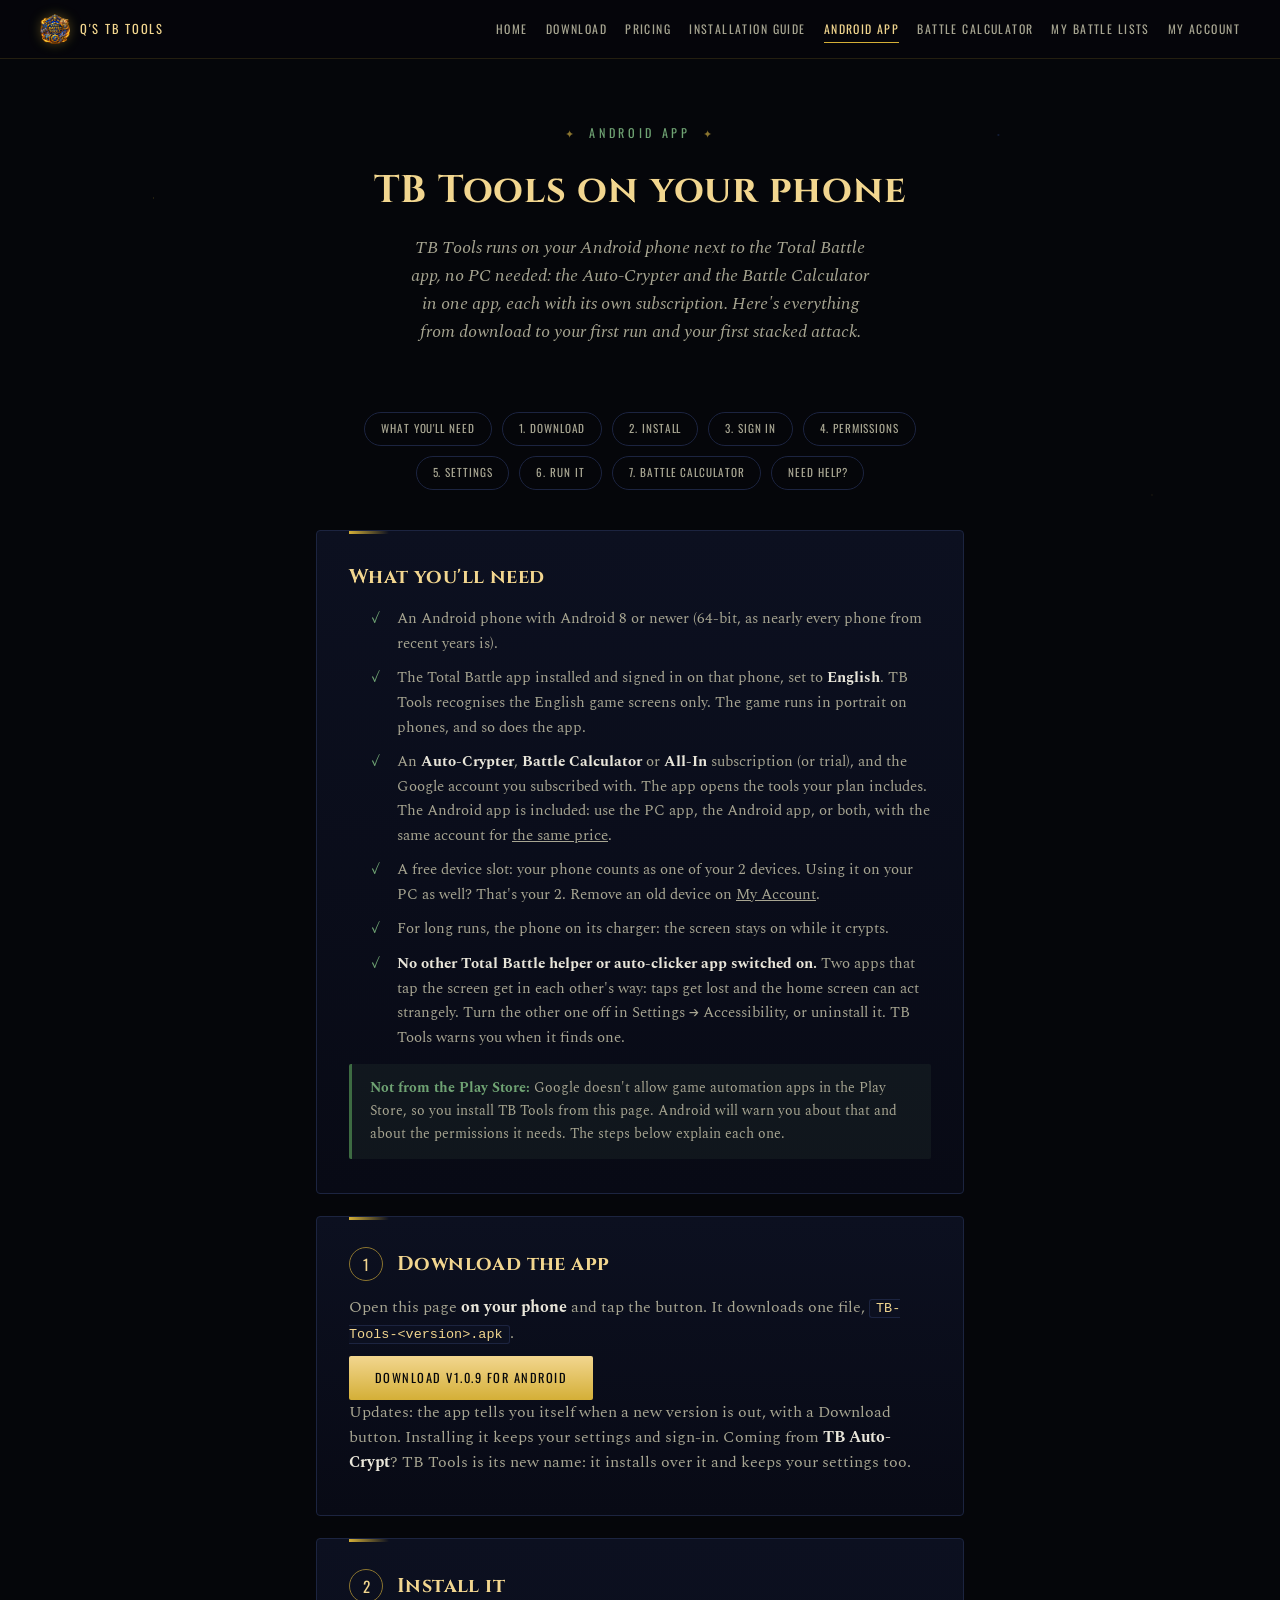
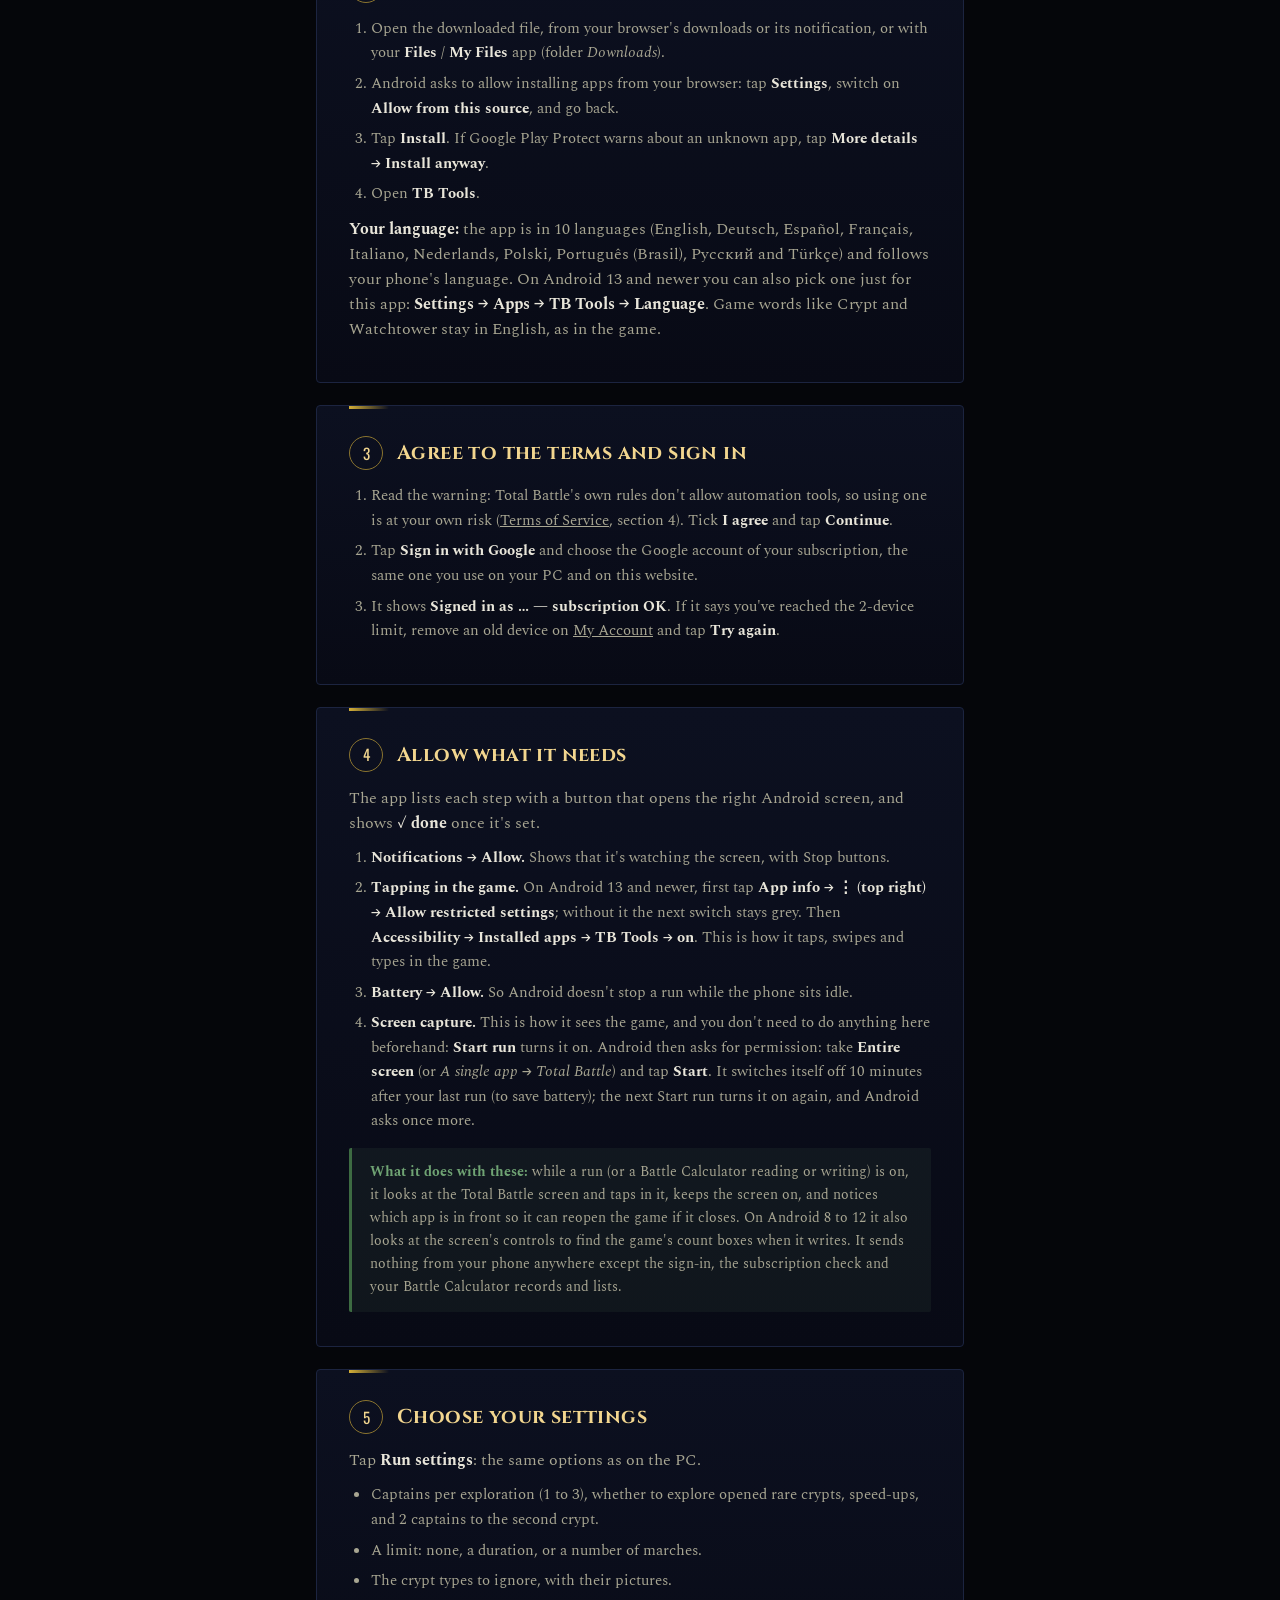
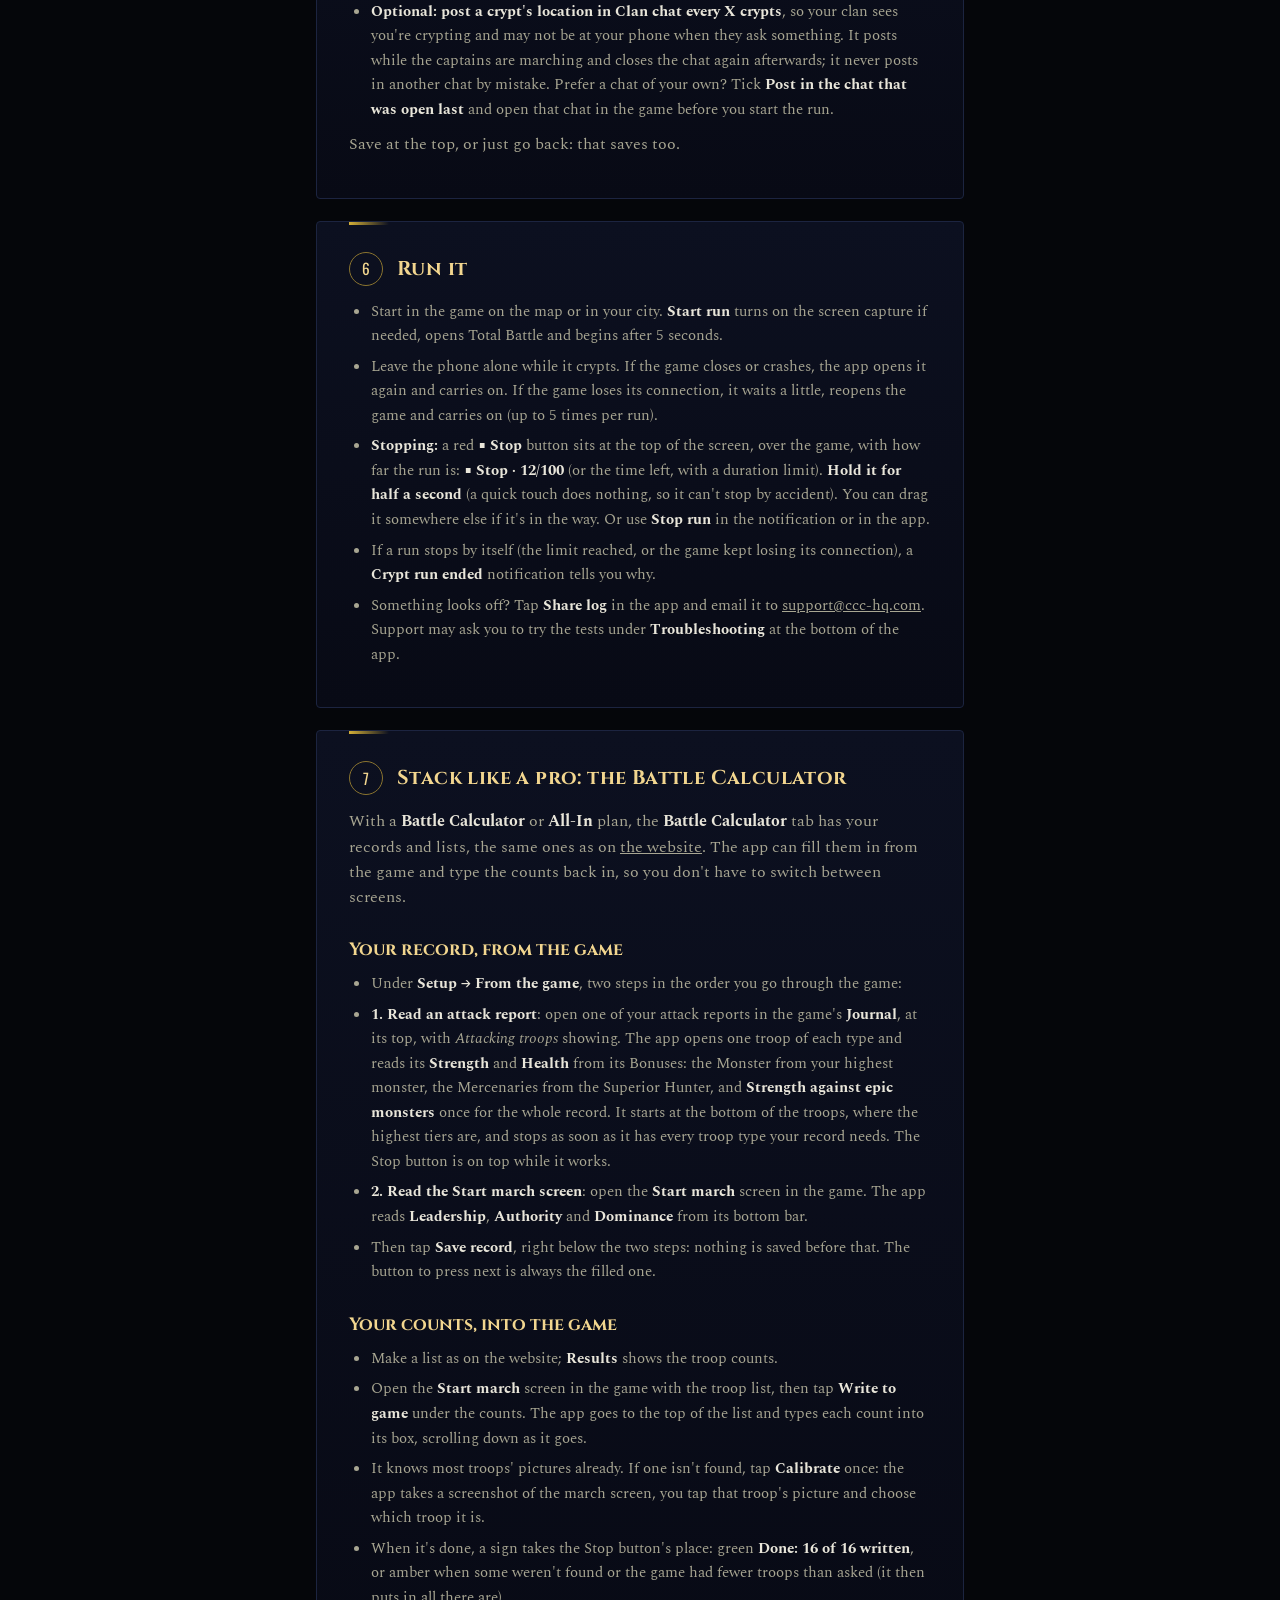
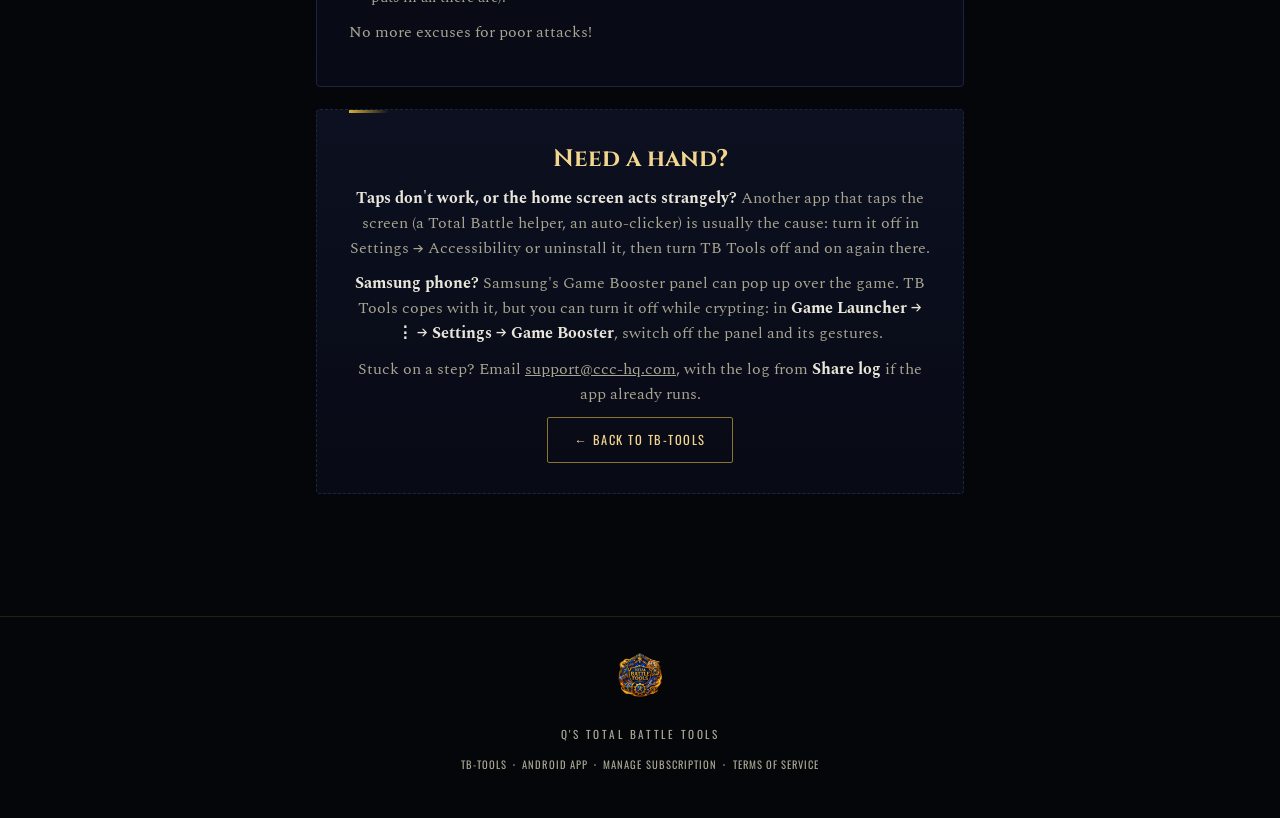
<file: android.html>
<!DOCTYPE html>
<html lang="en">
<head>
<meta charset="UTF-8" />
<meta name="viewport" content="width=device-width, initial-scale=1.0" />
<title>TB Tools for Android — Q's TB Tools</title>
<meta name="description" content="Download TB Tools for Android -- the Auto-Crypter and the Battle Calculator -- and set it up on your phone, step by step." />
<link rel="icon" href="tools-logo.png" />
<link rel="preconnect" href="https://fonts.googleapis.com">
<link rel="preconnect" href="https://fonts.gstatic.com" crossorigin>
<link href="https://fonts.googleapis.com/css2?family=Cinzel:wght@500;600;700;800&family=Spectral:ital,wght@0,500;0,600;1,400&family=Oswald:wght@400;500;600&display=swap" rel="stylesheet">
<style>
  :root {
    --void: #05060a;
    --panel: #0c1020;
    --panel-line: #1c2440;
    --gold: #d4af37;
    --gold-bright: #f2d68f;
    --gold-dim: #8a742f;
    --emerald: #3d6b42;
    --emerald-bright: #6fa373;
    --rust: #a85c32;
    --rust-bright: #dd9a63;
    --ink: #e9e6da;
    --ink-dim: #a8a692;
    --display: 'Cinzel', serif;
    --body: 'Spectral', serif;
    --utility: 'Oswald', sans-serif;
  }
  * { box-sizing: border-box; }
  body {
    margin: 0;
    background: var(--void);
    color: var(--ink);
    font-family: var(--body);
    line-height: 1.6;
    overflow-x: hidden;
  }
  a { color: inherit; }
  .stars {
    position: fixed;
    inset: 0;
    z-index: 0;
    pointer-events: none;
    background-image:
      radial-gradient(1px 1px at 12% 22%, rgba(212,175,55,0.3), transparent),
      radial-gradient(1.5px 1.5px at 78% 15%, rgba(63,111,214,0.3), transparent),
      radial-gradient(1px 1px at 55% 75%, rgba(111,163,115,0.28), transparent),
      radial-gradient(1px 1px at 90% 55%, rgba(212,175,55,0.2), transparent);
    background-repeat: no-repeat;
    background-size: 100% 100%;
  }
  .hero {
    position: relative;
    z-index: 1;
    text-align: center;
    padding: 64px 20px 36px;
  }
  .eyebrow {
    font-family: var(--utility);
    letter-spacing: 0.3em;
    text-transform: uppercase;
    font-size: 0.76rem;
    color: var(--emerald-bright);
    margin: 0 0 18px;
  }
  .eyebrow::before, .eyebrow::after {
    content: '✦';
    color: var(--gold-dim);
    margin: 0 12px;
    font-size: 0.68rem;
  }
  .hero h1 {
    font-family: var(--display);
    font-size: clamp(1.8rem, 4vw, 2.4rem);
    color: var(--gold-bright);
    margin: 0 0 12px;
    letter-spacing: 0.02em;
  }
  .tagline {
    max-width: 52ch;
    margin: 0 auto;
    font-size: clamp(1rem, 1.6vw, 1.1rem);
    font-style: italic;
    color: var(--ink-dim);
  }
  .toc {
    position: relative;
    z-index: 1;
    max-width: 760px;
    margin: 30px auto 0;
    padding: 0 clamp(20px, 6vw, 56px);
    display: flex;
    flex-wrap: wrap;
    justify-content: center;
    gap: 10px;
  }
  .toc a {
    font-family: var(--utility);
    font-size: 0.7rem;
    letter-spacing: 0.08em;
    text-transform: uppercase;
    text-decoration: none;
    color: var(--ink-dim);
    border: 1px solid var(--panel-line);
    border-radius: 20px;
    padding: 7px 16px;
    transition: color 0.25s ease, border-color 0.25s ease;
  }
  .toc a:hover, .toc a:focus-visible {
    color: var(--gold-bright);
    border-color: var(--gold-dim);
  }
  .guide {
    position: relative;
    z-index: 1;
    max-width: 760px;
    margin: 0 auto;
    padding: 40px clamp(20px, 6vw, 56px) 100px;
  }
  .step-card {
    background: linear-gradient(180deg, var(--panel) 0%, #080a15 100%);
    border: 1px solid var(--panel-line);
    border-radius: 4px;
    padding: 30px 32px;
    margin-bottom: 22px;
    position: relative;
    scroll-margin-top: 24px;
  }
  .step-card::before {
    content: '';
    position: absolute;
    top: 0; left: 32px;
    width: 40px; height: 3px;
    background: linear-gradient(90deg, var(--gold), transparent);
  }
  .step-head {
    display: flex;
    align-items: center;
    gap: 14px;
    margin: 0 0 14px;
  }
  .step-num {
    display: flex;
    align-items: center;
    justify-content: center;
    flex-shrink: 0;
    width: 34px;
    height: 34px;
    border-radius: 50%;
    border: 1.5px solid var(--gold-dim);
    color: var(--gold-bright);
    font-family: var(--utility);
    font-size: 0.95rem;
  }
  .step-head h2 {
    font-family: var(--display);
    font-size: 1.25rem;
    letter-spacing: 0.02em;
    color: var(--gold-bright);
    margin: 0;
  }
  .step-card p { color: var(--ink-dim); margin: 0 0 10px; font-size: 0.98rem; }
  .step-card ul, .step-card ol { margin: 8px 0 10px; padding-left: 22px; color: var(--ink-dim); font-size: 0.96rem; }
  .step-card li { margin-bottom: 6px; }
  .step-card strong { color: var(--ink); }
  .req-list { list-style: none; padding-left: 0; margin: 14px 0 4px; }
  .req-list li {
    position: relative;
    padding-left: 26px;
    margin-bottom: 10px;
  }
  .req-list li::before {
    content: '✓';
    position: absolute;
    left: 0;
    color: var(--emerald-bright);
    font-weight: 700;
  }
  .setting-block {
    border-top: 1px solid var(--panel-line);
    padding-top: 16px;
    margin-top: 16px;
  }
  .setting-block:first-of-type { border-top: none; padding-top: 0; margin-top: 0; }
  .setting-block .setting-title {
    font-family: var(--utility);
    font-size: 0.82rem;
    letter-spacing: 0.06em;
    text-transform: uppercase;
    color: var(--gold-bright);
    margin: 0 0 6px;
  }
  .setting-value {
    color: var(--emerald-bright);
    font-family: var(--utility);
    font-size: 0.78rem;
    letter-spacing: 0.04em;
  }
  .note-box, .warn-box {
    border-radius: 2px;
    padding: 13px 18px;
    margin: 14px 0 4px;
    font-size: 0.9rem;
  }
  .note-box {
    background: rgba(111,163,115,0.08);
    border-left: 3px solid var(--emerald);
    color: var(--ink-dim);
  }
  .note-box strong { color: var(--emerald-bright); }
  .warn-box {
    background: rgba(212,175,55,0.07);
    border-left: 3px solid var(--rust);
    color: var(--ink-dim);
  }
  .warn-box strong { color: var(--rust-bright); }
  code {
    background: #0c1020;
    border: 1px solid var(--panel-line);
    border-radius: 3px;
    padding: 1px 6px;
    font-family: Consolas, 'Courier New', monospace;
    font-size: 0.86em;
    color: var(--gold-bright);
  }
  .cta {
    display: inline-block;
    font-family: var(--utility);
    font-size: 0.78rem;
    letter-spacing: 0.12em;
    text-transform: uppercase;
    text-decoration: none;
    padding: 12px 26px;
    border-radius: 2px;
    transition: transform 0.25s ease, box-shadow 0.25s ease;
  }
  .cta.primary {
    color: var(--void);
    background: linear-gradient(180deg, var(--gold-bright), var(--gold));
  }
  .cta.primary:hover, .cta.primary:focus-visible {
    transform: translateY(-2px);
    box-shadow: 0 8px 20px rgba(212,175,55,0.25);
  }
  .cta.secondary {
    color: var(--gold-bright);
    background: transparent;
    border: 1px solid var(--gold-dim);
  }
  .cta.secondary:hover, .cta.secondary:focus-visible {
    border-color: var(--gold);
    color: var(--gold-bright);
    background: rgba(212,175,55,0.08);
  }
  .download-row {
    display: flex;
    flex-wrap: wrap;
    align-items: center;
    gap: 14px;
    margin-top: 6px;
  }
  .help-card {
    text-align: center;
    border-style: dashed;
  }
  .help-card p { color: var(--ink-dim); }
  footer {
    position: relative;
    z-index: 1;
    border-top: 1px solid rgba(212,175,55,0.15);
    padding: 36px 20px 46px;
    text-align: center;
  }
  footer img {
    height: 44px;
    width: 44px;
    object-fit: contain;
    opacity: 0.85;
    margin-bottom: 10px;
  }
  footer .foot-word {
    font-family: var(--utility);
    font-size: 0.7rem;
    letter-spacing: 0.22em;
    text-transform: uppercase;
    color: var(--ink-dim);
  }
  footer .foot-links {
    margin: 10px 0 0;
    font-family: var(--utility);
    font-size: 0.66rem;
    letter-spacing: 0.1em;
    text-transform: uppercase;
  }
  footer .foot-links a { color: var(--ink-dim); text-decoration: none; }
  footer .foot-links a:hover { color: var(--gold-bright); }
  :focus-visible { outline: 2px solid var(--gold-bright); outline-offset: 3px; }
  .step-card h3 {
    font-family: var(--display);
    color: var(--gold-bright);
    font-size: 1.1rem;
    margin: 26px 0 8px;
    scroll-margin-top: 24px;
  }
  .step-card { scroll-margin-top: 24px; }
  /* installation video (2026-10-19) -- same player as on the home page */
  .video-frame {
    position: relative; width: 100%; aspect-ratio: 16 / 9; background: var(--void);
    border: 1px solid var(--panel-line); border-radius: 2px; overflow: hidden; margin-top: 12px;
  }
  .video-frame iframe, .video-frame .video-poster { position: absolute; inset: 0; width: 100%; height: 100%; border: 0; }
  .video-poster { cursor: pointer; padding: 0; background: #000 center / cover no-repeat; }
  .video-poster::after {
    content: '\25B6'; position: absolute; left: 50%; top: 50%; transform: translate(-50%, -50%);
    width: 68px; height: 48px; border-radius: 10px; background: rgba(5,6,10,0.8);
    color: var(--gold-bright); font-size: 22px; line-height: 48px; text-align: center;
    border: 1px solid var(--gold-dim);
  }
  .video-poster:hover::after, .video-poster:focus-visible::after { background: var(--gold); color: var(--void); }
  .video-note { font-size: 0.85rem; color: var(--ink-dim); margin: 8px 0 0; }
</style>
<link rel="stylesheet" href="site-nav.css" />
<script src="site-nav.js" defer></script>
</head>
<body>
<div class="stars"></div>
<header class="site-header" data-page="android">
  <a class="site-brand" href="index.html"><img src="tools-logo.png" alt="" /><span>Q's TB Tools</span></a>
  <button type="button" class="site-menu-toggle" aria-expanded="false" aria-controls="site-nav">&#9776; Menu</button>
  <ul class="site-nav" id="site-nav">
    <li><a href="index.html" data-page="index">Home</a></li>
    <li><a href="index.html#download">Download</a></li>
    <li><a href="index.html#pricing">Pricing</a></li>
    <li><a href="install.html" data-page="install">Installation Guide</a></li>
    <li><a href="android.html" data-page="android">Android App</a></li>
    <li><a href="calculator.html" data-page="calculator">Battle Calculator</a></li>
    <li><a href="lists.html" data-page="lists">My Battle Lists</a></li>
    <li><a href="devices.html" data-page="devices subscribe subscribe-success">My Account</a></li>
    <li class="site-admin" hidden><a href="admin.html" data-page="admin">Admin</a></li>
  </ul>
</header>

<section class="hero">
  <p class="eyebrow">Android App</p>
  <h1>TB Tools on your phone</h1>
  <p class="tagline">TB Tools runs on your Android phone next to the Total Battle app, no PC needed: the Auto-Crypter and the Battle Calculator in one app, each with its own subscription. Here's everything from download to your first run and your first stacked attack.</p>
</section>

<nav class="toc" aria-label="Guide sections">
  <a href="#requirements">What you'll need</a>
  <a href="#download">1. Download</a>
  <a href="#install">2. Install</a>
  <a href="#signin">3. Sign in</a>
  <a href="#permissions">4. Permissions</a>
  <a href="#settings">5. Settings</a>
  <a href="#run">6. Run it</a>
  <a href="#calculator">7. Battle Calculator</a>
  <a href="#help">Need help?</a>
</nav>

<main class="guide">

  <article class="step-card" id="requirements">
    <div class="step-head"><h2>What you'll need</h2></div>
    <ul class="req-list">
      <li>An Android phone with Android 8 or newer (64-bit, as nearly every phone from recent years is).</li>
      <li>The Total Battle app installed and signed in on that phone, set to <strong>English</strong>. TB Tools recognises the English game screens only. The game runs in portrait on phones, and so does the app.</li>
      <li>An <strong>Auto-Crypter</strong>, <strong>Battle Calculator</strong> or <strong>All-In</strong> subscription (or trial), and the Google account you subscribed with. The app opens the tools your plan includes. The Android app is included: use the PC app, the Android app, or both, with the same account for <a href="index.html#pricing">the same price</a>.</li>
      <li>A free device slot: your phone counts as one of your 2 devices. Using it on your PC as well? That's your 2. Remove an old device on <a href="devices.html">My Account</a>.</li>
      <li>For long runs, the phone on its charger: the screen stays on while it crypts.</li>
      <li><strong>No other Total Battle helper or auto-clicker app switched on.</strong> Two apps that tap the screen get in each other's way: taps get lost and the home screen can act strangely. Turn the other one off in Settings → Accessibility, or uninstall it. TB Tools warns you when it finds one.</li>
    </ul>
    <div class="note-box">
      <strong>Not from the Play Store:</strong> Google doesn't allow game automation apps in the Play Store, so you install TB Tools from this page. Android will warn you about that and about the permissions it needs. The steps below explain each one.
    </div>
  </article>

  <article class="step-card" id="download">
    <div class="step-head"><span class="step-num">1</span><h2>Download the app</h2></div>
    <p>Open this page <strong>on your phone</strong> and tap the button. It downloads one file, <code>TB-Tools-&lt;version&gt;.apk</code>.</p>
    <div class="download-row">
      <a class="cta primary" id="download-btn"
         href="https://github.com/ladyqwickske/tb-tools/releases/download/tb-tools-android-1.0.9/TB-Tools-1.0.9.apk">Download v1.0.9 for Android</a>
    </div>
    <p>Updates: the app tells you itself when a new version is out, with a Download button. Installing it keeps your settings and sign-in. Coming from <strong>TB Auto-Crypt</strong>? TB Tools is its new name: it installs over it and keeps your settings too.</p>
  </article>

  <article class="step-card" id="install">
    <div class="step-head"><span class="step-num">2</span><h2>Install it</h2></div>
    <ol>
      <li>Open the downloaded file, from your browser's downloads or its notification, or with your <strong>Files</strong> / <strong>My Files</strong> app (folder <em>Downloads</em>).</li>
      <li>Android asks to allow installing apps from your browser: tap <strong>Settings</strong>, switch on <strong>Allow from this source</strong>, and go back.</li>
      <li>Tap <strong>Install</strong>. If Google Play Protect warns about an unknown app, tap <strong>More details → Install anyway</strong>.</li>
      <li>Open <strong>TB Tools</strong>.</li>
    </ol>
    <p><strong>Your language:</strong> the app is in 10 languages (English, Deutsch, Español, Français, Italiano, Nederlands, Polski, Português (Brasil), Русский and Türkçe) and follows your phone's language. On Android 13 and newer you can also pick one just for this app: <strong>Settings → Apps → TB Tools → Language</strong>. Game words like Crypt and Watchtower stay in English, as in the game.</p>
  </article>

  <article class="step-card" id="signin">
    <div class="step-head"><span class="step-num">3</span><h2>Agree to the terms and sign in</h2></div>
    <ol>
      <li>Read the warning: Total Battle's own rules don't allow automation tools, so using one is at your own risk (<a href="terms.html">Terms of Service</a>, section 4). Tick <strong>I agree</strong> and tap <strong>Continue</strong>.</li>
      <li>Tap <strong>Sign in with Google</strong> and choose the Google account of your subscription, the same one you use on your PC and on this website.</li>
      <li>It shows <strong>Signed in as … — subscription OK</strong>. If it says you've reached the 2-device limit, remove an old device on <a href="devices.html">My Account</a> and tap <strong>Try again</strong>.</li>
    </ol>
  </article>

  <article class="step-card" id="permissions">
    <div class="step-head"><span class="step-num">4</span><h2>Allow what it needs</h2></div>
    <p>The app lists each step with a button that opens the right Android screen, and shows <strong>✓ done</strong> once it's set.</p>
    <ol>
      <li><strong>Notifications → Allow.</strong> Shows that it's watching the screen, with Stop buttons.</li>
      <li><strong>Tapping in the game.</strong> On Android 13 and newer, first tap <strong>App info → ⋮ (top right) → Allow restricted settings</strong>; without it the next switch stays grey. Then <strong>Accessibility → Installed apps → TB Tools → on</strong>. This is how it taps, swipes and types in the game.</li>
      <li><strong>Battery → Allow.</strong> So Android doesn't stop a run while the phone sits idle.</li>
      <li><strong>Screen capture.</strong> This is how it sees the game, and you don't need to do anything here beforehand: <strong>Start run</strong> turns it on. Android then asks for permission: take <strong>Entire screen</strong> (or <em>A single app → Total Battle</em>) and tap <strong>Start</strong>. It switches itself off 10 minutes after your last run (to save battery); the next Start run turns it on again, and Android asks once more.</li>
    </ol>
    <div class="note-box">
      <strong>What it does with these:</strong> while a run (or a Battle Calculator reading or writing) is on, it looks at the Total Battle screen and taps in it, keeps the screen on, and notices which app is in front so it can reopen the game if it closes. On Android 8 to 12 it also looks at the screen's controls to find the game's count boxes when it writes. It sends nothing from your phone anywhere except the sign-in, the subscription check and your Battle Calculator records and lists.
    </div>
  </article>

  <article class="step-card" id="settings">
    <div class="step-head"><span class="step-num">5</span><h2>Choose your settings</h2></div>
    <p>Tap <strong>Run settings</strong>: the same options as on the PC.</p>
    <ul>
      <li>Captains per exploration (1 to 3), whether to explore opened rare crypts, speed-ups, and 2 captains to the second crypt.</li>
      <li>A limit: none, a duration, or a number of marches.</li>
      <li>The crypt types to ignore, with their pictures.</li>
      <li><strong>Optional: post a crypt's location in Clan chat every X crypts</strong>, so your clan sees you're crypting and may not be at your phone when they ask something. It posts while the captains are marching and closes the chat again afterwards; it never posts in another chat by mistake. Prefer a chat of your own? Tick <strong>Post in the chat that was open last</strong> and open that chat in the game before you start the run.</li>
    </ul>
    <p>Save at the top, or just go back: that saves too.</p>
  </article>

  <article class="step-card" id="run">
    <div class="step-head"><span class="step-num">6</span><h2>Run it</h2></div>
    <ul>
      <li>Start in the game on the map or in your city. <strong>Start run</strong> turns on the screen capture if needed, opens Total Battle and begins after 5 seconds.</li>
      <li>Leave the phone alone while it crypts. If the game closes or crashes, the app opens it again and carries on. If the game loses its connection, it waits a little, reopens the game and carries on (up to 5 times per run).</li>
      <li><strong>Stopping:</strong> a red <strong>■ Stop</strong> button sits at the top of the screen, over the game, with how far the run is: <strong>■ Stop · 12/100</strong> (or the time left, with a duration limit). <strong>Hold it for half a second</strong> (a quick touch does nothing, so it can't stop by accident). You can drag it somewhere else if it's in the way. Or use <strong>Stop run</strong> in the notification or in the app.</li>
      <li>If a run stops by itself (the limit reached, or the game kept losing its connection), a <strong>Crypt run ended</strong> notification tells you why.</li>
      <li>Something looks off? Tap <strong>Share log</strong> in the app and email it to <a href="mailto:support@ccc-hq.com">support@ccc-hq.com</a>. Support may ask you to try the tests under <strong>Troubleshooting</strong> at the bottom of the app.</li>
    </ul>
  </article>

  <article class="step-card" id="calculator">
    <div class="step-head"><span class="step-num">7</span><h2>Stack like a pro: the Battle Calculator</h2></div>
    <p>With a <strong>Battle Calculator</strong> or <strong>All-In</strong> plan, the <strong>Battle Calculator</strong> tab has your records and lists, the same ones as on <a href="calculator.html">the website</a>. The app can fill them in from the game and type the counts back in, so you don't have to switch between screens.</p>
    <!-- Video: how to read a report and the Start march screen (to come). -->
    <h3>Your record, from the game</h3>
    <ul>
      <li>Under <strong>Setup → From the game</strong>, two steps in the order you go through the game:</li>
      <li><strong>1. Read an attack report</strong>: open one of your attack reports in the game's <strong>Journal</strong>, at its top, with <em>Attacking troops</em> showing. The app opens one troop of each type and reads its <strong>Strength</strong> and <strong>Health</strong> from its Bonuses: the Monster from your highest monster, the Mercenaries from the Superior Hunter, and <strong>Strength against epic monsters</strong> once for the whole record. It starts at the bottom of the troops, where the highest tiers are, and stops as soon as it has every troop type your record needs. The Stop button is on top while it works.</li>
      <li><strong>2. Read the Start march screen</strong>: open the <strong>Start march</strong> screen in the game. The app reads <strong>Leadership</strong>, <strong>Authority</strong> and <strong>Dominance</strong> from its bottom bar.</li>
      <li>Then tap <strong>Save record</strong>, right below the two steps: nothing is saved before that. The button to press next is always the filled one.</li>
    </ul>
    <h3>Your counts, into the game</h3>
    <ul>
      <li>Make a list as on the website; <strong>Results</strong> shows the troop counts.</li>
      <li>Open the <strong>Start march</strong> screen in the game with the troop list, then tap <strong>Write to game</strong> under the counts. The app goes to the top of the list and types each count into its box, scrolling down as it goes.</li>
      <li>It knows most troops' pictures already. If one isn't found, tap <strong>Calibrate</strong> once: the app takes a screenshot of the march screen, you tap that troop's picture and choose which troop it is.</li>
      <li>When it's done, a sign takes the Stop button's place: green <strong>Done: 16 of 16 written</strong>, or amber when some weren't found or the game had fewer troops than asked (it then puts in all there are).</li>
    </ul>
    <p>No more excuses for poor attacks!</p>
  </article>

  <article class="step-card help-card" id="help">
    <h2 style="font-family: var(--display); color: var(--gold-bright); margin: 0 0 8px;">Need a hand?</h2>
    <p><strong>Taps don't work, or the home screen acts strangely?</strong> Another app that taps the screen (a Total Battle helper, an auto-clicker) is usually the cause: turn it off in Settings → Accessibility or uninstall it, then turn TB Tools off and on again there.</p>
    <p><strong>Samsung phone?</strong> Samsung's Game Booster panel can pop up over the game. TB Tools copes with it, but you can turn it off while crypting: in <strong>Game Launcher → ⋮ → Settings → Game Booster</strong>, switch off the panel and its gestures.</p>
    <p>Stuck on a step? Email <a href="mailto:support@ccc-hq.com">support@ccc-hq.com</a>, with the log from <strong>Share log</strong> if the app already runs.</p>
    <a class="cta secondary" href="index.html">← Back to TB-Tools</a>
  </article>

</main>

<footer>
  <img src="tools-logo.png" alt="Total Battle Tools" />
  <p class="foot-word">Q's Total Battle Tools</p>
  <p class="foot-links"><a href="index.html">TB-Tools</a> &nbsp;·&nbsp; <a href="android.html">Android App</a> &nbsp;·&nbsp; <a href="devices.html">Manage Subscription</a> &nbsp;·&nbsp; <a href="terms.html">Terms of Service</a></p>
</footer>

<script>
  // The Download button follows version.json's "android" section (the PC
  // download reads the fields at the top of the same file, and the Android
  // app's own update check reads this section). The link above is only the
  // fallback if this fetch fails.
  (function () {
    fetch("version.json", { cache: "no-store" })
      .then((res) => (res.ok ? res.json() : null))
      .then((info) => {
        const a = info && info.android;
        if (!a || !a.version || !a.download_url) return;
        const btn = document.getElementById("download-btn");
        btn.textContent = `Download v${a.version} for Android`;
        btn.href = a.download_url;
      })
      .catch(() => { /* keep the fallback link */ });
  })();
</script>

</body>
</html>
</file>
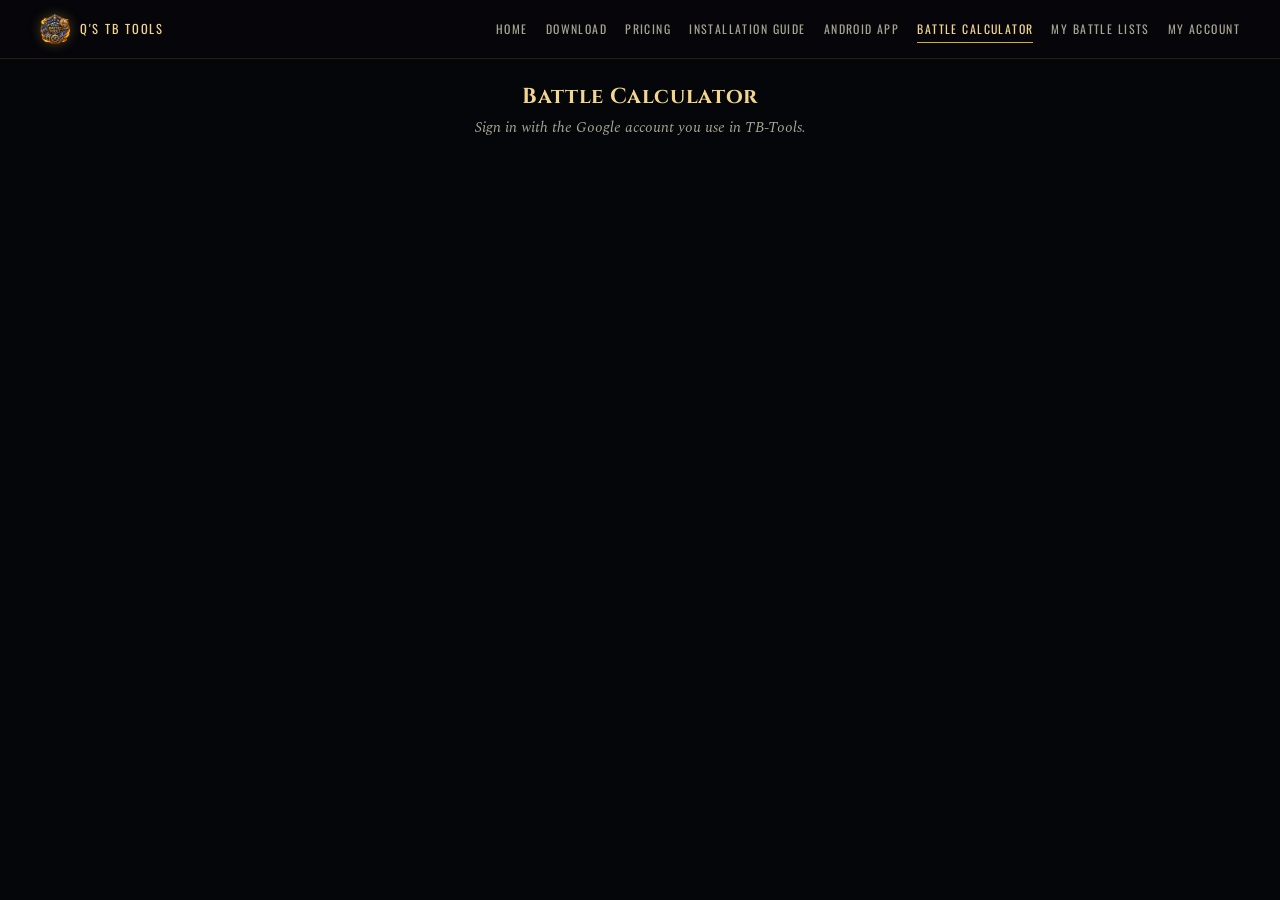
<file: calculator.html>
<!DOCTYPE html>
<html lang="en">
<head>
<meta charset="UTF-8" />
<meta name="viewport" content="width=device-width, initial-scale=1.0, viewport-fit=cover" />
<title>Battle Calculator — Q's TB Tools</title>
<meta name="description" content="The TB-Tools Battle Calculator in your browser: records, lists, troop counts and battle order." />
<meta name="theme-color" content="#05060a" />
<link rel="icon" href="tools-logo.png" />
<script src="https://accounts.google.com/gsi/client" async defer></script>
<script src="session.js"></script>
<link rel="preconnect" href="https://fonts.googleapis.com">
<link rel="preconnect" href="https://fonts.gstatic.com" crossorigin>
<link href="https://fonts.googleapis.com/css2?family=Cinzel:wght@500;600;700;800&family=Spectral:ital,wght@0,400;0,500;0,600;1,400&family=Oswald:wght@400;500;600&display=swap" rel="stylesheet">
<style>
  :root {
    --void: #05060a;
    --panel: #0c1020;
    --panel-2: #141a30;
    --panel-line: #1c2440;
    --gold: #d4af37;
    --gold-bright: #f2d68f;
    --gold-dim: #8a742f;
    --emerald: #3d6b42;
    --emerald-bright: #6fa373;
    --danger: #c25b5b;
    --danger-bright: #e08585;
    --ink: #e9e6da;
    --ink-dim: #a8a692;
    --display: 'Cinzel', serif;
    --body: 'Spectral', serif;
    --utility: 'Oswald', sans-serif;
  }
  * { box-sizing: border-box; }
  body {
    margin: 0;
    min-height: 100vh;
    background: var(--void);
    color: var(--ink);
    font-family: var(--body);
    line-height: 1.5;
    overflow-x: hidden;
  }
  a { color: var(--gold-bright); }

  main { max-width: 720px; margin: 0 auto; padding: 22px 16px 80px; }
  h1 { font-family: var(--display); font-size: 1.35rem; color: var(--gold-bright); margin: 0 0 4px; text-align: center; letter-spacing: 0.03em; }
  p.sub { color: var(--ink-dim); margin: 0 0 18px; font-size: 0.92rem; text-align: center; font-style: italic; }
  #g_id_signin_container { display: flex; justify-content: center; margin: 10px 0; }

  .msg {
    background: var(--panel);
    border: 1px solid var(--panel-line);
    border-radius: 4px;
    padding: 16px;
    text-align: center;
    color: var(--ink-dim);
    font-size: 0.94rem;
    margin: 14px 0;
  }
  .msg strong { color: var(--ink); }
  .msg.error { border-color: var(--danger); color: var(--danger-bright); }
  .msg.ok { border-color: var(--emerald); color: var(--emerald-bright); }
  /* admin working in a player's calculator (?user=...) */
  .admin-banner { border-color: var(--gold); color: var(--gold-bright); }
  .admin-banner a { color: var(--gold-bright); }
  .hidden { display: none !important; }

  /* main tabs */
  .tabs { display: flex; border-bottom: 1px solid var(--panel-line); margin-bottom: 14px; }
  .tab {
    flex: 1;
    padding: 10px 6px;
    background: none;
    border: none;
    border-bottom: 2px solid transparent;
    color: var(--ink-dim);
    font-family: var(--utility);
    font-size: 0.8rem;
    letter-spacing: 0.12em;
    text-transform: uppercase;
    cursor: pointer;
  }
  .tab[aria-selected="true"] { color: var(--gold-bright); border-bottom-color: var(--gold); }
  .tabs.small .tab { font-size: 0.72rem; padding: 8px 6px; }

  /* form controls */
  .toolbar { display: flex; gap: 8px; align-items: center; margin-bottom: 10px; flex-wrap: wrap; }
  select, input[type="text"] {
    width: 100%;
    min-width: 0;
    padding: 10px 11px;
    background: var(--panel);
    color: var(--ink);
    border: 1px solid var(--panel-line);
    border-radius: 3px;
    font-family: var(--utility);
    font-size: 1rem;
    letter-spacing: 0.02em;
  }
  select { border-color: var(--gold-dim); }
  .toolbar select { flex: 1; width: auto; }
  input:focus, select:focus { border-color: var(--gold); outline: none; }
  input.num { font-variant-numeric: tabular-nums; }
  label.field { display: block; }
  label.field > span {
    display: block;
    font-family: var(--utility);
    font-size: 0.7rem;
    letter-spacing: 0.12em;
    text-transform: uppercase;
    color: var(--ink-dim);
    margin: 0 0 4px 2px;
  }
  .grid-2 { display: grid; grid-template-columns: 1fr 1fr; gap: 10px; }
  .grid-4 { display: grid; grid-template-columns: repeat(4, 1fr); gap: 10px; }
  @media (max-width: 560px) { .grid-4 { grid-template-columns: 1fr 1fr; } }
  .stack > * + * { margin-top: 12px; }
  .hint { font-size: 0.8rem; color: var(--ink-dim); font-style: italic; margin: 4px 2px 0; }

  button.btn {
    padding: 11px 16px;
    background: var(--gold);
    color: #1a1406;
    border: 1px solid var(--gold);
    border-radius: 3px;
    font-family: var(--utility);
    font-size: 0.82rem;
    letter-spacing: 0.1em;
    text-transform: uppercase;
    cursor: pointer;
  }
  button.btn.ghost { background: transparent; color: var(--gold-bright); border-color: var(--panel-line); }
  button.btn.danger { background: transparent; color: var(--danger-bright); border-color: var(--danger); }
  button.btn:disabled { opacity: 0.5; cursor: default; }
  .actions { display: flex; gap: 8px; flex-wrap: wrap; margin-top: 16px; }
  .actions .spacer { flex: 1; }

  .section-title {
    font-family: var(--utility);
    font-size: 0.72rem;
    letter-spacing: 0.16em;
    text-transform: uppercase;
    color: var(--emerald-bright);
    margin: 18px 2px 6px;
    display: flex;
    justify-content: space-between;
    align-items: baseline;
    gap: 8px;
  }
  .section-title button {
    background: none; border: none; padding: 0; cursor: pointer;
    font: inherit; letter-spacing: inherit; color: var(--gold-dim); text-transform: uppercase;
  }
  .section-title button:hover { color: var(--gold-bright); }

  /* result rows (same as lists.html) */
  .rows { list-style: none; margin: 0; padding: 0; background: var(--panel); border: 1px solid var(--panel-line); border-radius: 4px; }
  .row { display: flex; align-items: center; gap: 12px; padding: 8px 12px; border-bottom: 1px solid var(--panel-line); }
  .row:last-child { border-bottom: none; }
  .row img, .row .noimg {
    width: 44px; height: 44px; border-radius: 3px; object-fit: cover; flex-shrink: 0;
    background: var(--panel-2); border: 1px solid var(--panel-line);
  }
  .row .noimg { display: flex; align-items: center; justify-content: center; font-family: var(--utility); color: var(--ink-dim); }
  .row .pos { font-family: var(--utility); color: var(--gold-dim); width: 22px; text-align: right; flex-shrink: 0; }
  .row .name { flex: 1; min-width: 0; }
  .row .name .troop { font-family: var(--utility); font-size: 1rem; color: var(--ink); letter-spacing: 0.02em; }
  .row .name .tier { color: var(--gold-bright); margin-left: 4px; font-family: var(--utility); }
  .row .name .group { font-size: 0.74rem; color: var(--ink-dim); font-style: italic; }
  .row .count {
    font-family: var(--utility);
    font-size: 1.25rem;
    color: var(--gold-bright);
    font-variant-numeric: tabular-nums;
    white-space: nowrap;
  }
  .results-2col { display: grid; grid-template-columns: 1fr; gap: 0 14px; }
  /* Results: two troops per row like the desktop app (left, right, next
     row...), so reading order matches it; one column on a phone. */
  @media (min-width: 600px) {
    .rows.pairs { display: grid; grid-template-columns: 1fr 1fr; }
    .rows.pairs .row:nth-child(odd) { border-right: 1px solid var(--panel-line); }
    .rows.pairs .row:nth-last-child(2):nth-child(odd) { border-bottom: none; }
  }

  .capacity { margin-top: 16px; display: grid; gap: 8px; }
  .cap { background: var(--panel); border: 1px solid var(--panel-line); border-radius: 4px; padding: 10px 12px; }
  .cap-top { display: flex; justify-content: space-between; font-size: 0.82rem; color: var(--ink-dim); font-family: var(--utility); letter-spacing: 0.04em; gap: 8px; }
  .cap-top .num { font-variant-numeric: tabular-nums; color: var(--ink); }
  .bar { height: 6px; background: var(--panel-2); border-radius: 3px; margin-top: 6px; overflow: hidden; }
  .bar > span { display: block; height: 100%; background: var(--emerald-bright); }
  .cap.low .bar > span { background: var(--danger-bright); }
  .meta { font-size: 0.8rem; color: var(--ink-dim); font-style: italic; margin: 10px 2px 0; }

  /* troop picker */
  .picker-group { margin-top: 10px; }
  /* tiers to stack / highest tier, per troop type (as in the desktop app) */
  .tier-chooser { display: grid; grid-template-columns: auto minmax(0, 1fr) minmax(0, 1fr); gap: 6px 10px; align-items: center; margin-top: 4px; }
  .tier-chooser .head { font-family: var(--utility); font-size: 0.7rem; letter-spacing: 0.08em; text-transform: uppercase; color: var(--ink-dim); }
  .tier-chooser .name { font-size: 0.9rem; }
  .tier-chooser select:disabled { opacity: 0.5; }
  .tier-chooser .checks { grid-column: 1 / -1; display: flex; flex-wrap: wrap; gap: 6px 18px; font-size: 0.9rem; }
  .tier-chooser .checks label { display: inline-flex; align-items: center; gap: 6px; cursor: pointer; }
  .picker-group.hidden, .tier-row.hidden { display: none; }
  .tier-row { display: grid; grid-template-columns: repeat(auto-fill, minmax(84px, 1fr)); gap: 6px; margin-top: 6px; }
  .tile {
    position: relative;
    display: flex;
    flex-direction: column;
    align-items: center;
    gap: 3px;
    padding: 6px 4px 5px;
    background: var(--panel);
    border: 1px solid var(--panel-line);
    border-radius: 4px;
    color: var(--ink-dim);
    font-family: var(--utility);
    font-size: 0.7rem;
    letter-spacing: 0.02em;
    line-height: 1.15;
    text-align: center;
    cursor: pointer;
  }
  .tile img { width: 52px; height: 52px; object-fit: cover; border-radius: 3px; opacity: 0.55; filter: grayscale(0.6); }
  .tile .badge {
    position: absolute; top: 3px; right: 4px;
    font-size: 0.66rem; color: var(--gold-dim);
  }
  .tile[aria-pressed="true"] { border-color: var(--gold); background: #1a1a22; color: var(--ink); box-shadow: inset 0 0 0 1px var(--gold-dim); }
  .tile[aria-pressed="true"] img { opacity: 1; filter: none; }
  .tile[aria-pressed="true"] .badge { color: var(--gold-bright); }

  /* registration stat blocks */
  .stat-grid { display: grid; grid-template-columns: repeat(auto-fill, minmax(200px, 1fr)); gap: 10px; margin-top: 6px; }
  .stat-block { background: var(--panel); border: 1px solid var(--panel-line); border-radius: 4px; padding: 10px; display: grid; grid-template-columns: 48px 1fr; gap: 6px 10px; align-items: center; }
  .stat-block img { width: 48px; height: 48px; border-radius: 3px; object-fit: cover; grid-row: span 3; align-self: start; }
  .reg-levels { display: flex; flex-wrap: wrap; gap: 8px 18px; align-items: center; margin: 4px 0 10px; font-size: 0.9rem; }
  .reg-levels label { display: inline-flex; align-items: center; gap: 6px; }
  .stat-block .title { font-family: var(--utility); color: var(--ink); font-size: 0.95rem; letter-spacing: 0.02em; }
  .stat-block .title small { color: var(--ink-dim); font-size: 0.7rem; letter-spacing: 0.06em; margin-left: 4px; }
  .stat-block label { display: flex; align-items: center; gap: 8px; font-family: var(--utility); font-size: 0.72rem; color: var(--ink-dim); letter-spacing: 0.06em; }
  .stat-block label span { width: 58px; flex-shrink: 0; }
  .stat-block input { padding: 7px 8px; font-size: 0.95rem; }

  /* Reverse stack table */
  /* every box in the form the same height, so they line up side by side */
  .rs-form select, .rs-form input { height: 44px; padding-top: 0; padding-bottom: 0; }
  .rs-form .grid-2 { align-items: end; }
  .rs-scroll { overflow-x: auto; -webkit-overflow-scrolling: touch; background: var(--panel); border: 1px solid var(--panel-line); border-radius: 4px; }
  table.rs { width: 100%; border-collapse: collapse; font-family: var(--utility); font-variant-numeric: tabular-nums; }
  table.rs th {
    font-size: 0.68rem; letter-spacing: 0.1em; text-transform: uppercase; color: var(--ink-dim);
    font-weight: 500; padding: 8px 8px; text-align: right; border-bottom: 1px solid var(--panel-line); white-space: nowrap;
  }
  table.rs td { padding: 7px 8px; text-align: right; border-bottom: 1px solid var(--panel-line); color: var(--ink); white-space: nowrap; }
  table.rs tr:last-child td { border-bottom: none; }
  table.rs th:first-child, table.rs td:first-child { text-align: left; color: var(--gold-bright); }
  table.rs tr.top td { background: #1a1a22; color: var(--gold-bright); font-weight: 600; }
  table.rs td.na { color: var(--ink-dim); }
  @media (max-width: 480px) { table.rs th, table.rs td { padding: 7px 5px; font-size: 0.88rem; } table.rs th { font-size: 0.6rem; letter-spacing: 0.04em; } }
  /* Reverse: troops to include -- the levels of each kind, chosen apart */
  .rs-include { margin: 14px 0 4px; display: grid; gap: 6px; }
  .rs-include .hint { margin: 0 2px; }
  .rs-kind { display: flex; flex-wrap: wrap; align-items: center; gap: 4px; }
  .rs-kind > span { width: 118px; flex-shrink: 0; font-family: var(--utility); font-size: 0.72rem; letter-spacing: 0.06em; color: var(--ink-dim); }
  .rs-lvl {
    min-width: 40px; padding: 7px 4px; background: var(--panel); border: 1px solid var(--panel-line); border-radius: 4px;
    color: var(--ink-dim); font-family: var(--utility); font-size: 0.8rem; cursor: pointer;
  }
  .rs-lvl[aria-pressed="true"] { border-color: var(--gold); background: #1a1a22; color: var(--ink); box-shadow: inset 0 0 0 1px var(--gold-dim); }
  table.rs td.off { color: var(--ink-dim); opacity: 0.45; }
  @media (max-width: 480px) { .rs-kind > span { width: 100%; } }
  .rs-notes { margin-top: 12px; display: grid; gap: 8px; }
  .rs-notes p { margin: 0; padding: 8px 12px; border-left: 2px solid var(--gold-dim); background: var(--panel); font-size: 0.86rem; color: var(--ink-dim); }
  .rs-notes strong { color: var(--ink); font-weight: 600; }

  .preview { margin-top: 18px; border-top: 1px dashed var(--panel-line); padding-top: 4px; }
  .preview .busy { opacity: 0.55; transition: opacity 0.15s; }
  /* send a list to another member (2026-10-07) */
  .sent-by { color: var(--gold-bright); }
  dialog#send-dialog {
    background: var(--panel); color: var(--ink); border: 1px solid var(--gold-dim); border-radius: 6px;
    padding: 16px; width: min(440px, calc(100vw - 32px));
  }
  dialog#send-dialog::backdrop { background: rgba(0, 0, 0, 0.6); }
  dialog#send-dialog h2 { font-family: var(--display); font-size: 1.05rem; color: var(--gold-bright); margin: 0 0 6px; }
  #send-members { width: 100%; margin-top: 8px; min-height: 180px; }
  #send-members option { padding: 4px 2px; }
  .footer-note { text-align: center; font-size: 0.74rem; color: var(--ink-dim); margin-top: 30px; font-style: italic; }
  :focus-visible { outline: 2px solid var(--gold-bright); outline-offset: 2px; }
</style>
<link rel="stylesheet" href="site-nav.css" />
<script src="site-nav.js" defer></script>
</head>
<body>
<header class="site-header" data-page="calculator">
  <a class="site-brand" href="index.html"><img src="tools-logo.png" alt="" /><span>Q's TB Tools</span></a>
  <button type="button" class="site-menu-toggle" aria-expanded="false" aria-controls="site-nav">&#9776; Menu</button>
  <ul class="site-nav" id="site-nav">
    <li><a href="index.html" data-page="index">Home</a></li>
    <li><a href="index.html#download">Download</a></li>
    <li><a href="index.html#pricing">Pricing</a></li>
    <li><a href="install.html" data-page="install">Installation Guide</a></li>
    <li><a href="android.html" data-page="android">Android App</a></li>
    <li><a href="calculator.html" data-page="calculator">Battle Calculator</a></li>
    <li><a href="lists.html" data-page="lists">My Battle Lists</a></li>
    <li><a href="devices.html" data-page="devices subscribe subscribe-success">My Account</a></li>
    <li class="site-admin" hidden><a href="admin.html" data-page="admin">Admin</a></li>
  </ul>
</header>

<main>
  <h1 id="page-title">Battle Calculator</h1>
  <p class="sub" id="intro">Sign in with the Google account you use in TB-Tools.</p>
  <div class="msg admin-banner hidden" id="admin-banner" role="status"></div>

  <div id="g_id_signin_container"></div>
  <div class="msg hidden" id="status-msg" role="status"></div>

  <section id="app" class="hidden">
    <div class="tabs" role="tablist">
      <!-- Same order as the desktop app: Setup (until 2026-11-19 "Registration": too long for the phone app's tab), then lists, then results. -->
      <button class="tab" role="tab" data-tab="records" aria-selected="false">Setup</button>
      <button class="tab" role="tab" data-tab="lists" aria-selected="false">Lists</button>
      <button class="tab" role="tab" data-tab="results" aria-selected="true">Results</button>
      <button class="tab" role="tab" data-tab="reverse" aria-selected="false">Reverse</button>
    </div>
    <div class="msg hidden" id="app-msg" role="status"></div>

    <!-- ── Results ──────────────────────────────────────────── -->
    <div id="panel-results" role="tabpanel">
      <div id="results-empty" class="msg hidden"></div>
      <div id="results-body" class="hidden">
        <div class="toolbar">
          <select id="results-select" aria-label="Choose a list"></select>
          <button class="btn ghost" id="results-edit">Edit</button>
          <button class="btn danger" id="results-delete" title="Delete this list">Delete</button>
        </div>
        <div class="tabs small" role="tablist">
          <button class="tab" role="tab" id="rtab-troops" aria-selected="true">Troops</button>
          <button class="tab" role="tab" id="rtab-order" aria-selected="false">Battle order</button>
        </div>
        <div id="results-troops"></div>
        <div id="results-order" class="hidden"></div>
      </div>
    </div>

    <!-- ── Lists (create / edit) ────────────────────────────── -->
    <div id="panel-lists" role="tabpanel" class="hidden">
      <div class="toolbar">
        <select id="list-select" aria-label="List to edit"></select>
        <button class="btn danger hidden" id="list-delete-top">Delete list</button>
      </div>
      <p class="hint" id="list-pick-hint" style="margin-top:-4px">Pick a saved list here to change or delete it.</p>
      <p class="hint sent-by hidden" id="list-sent-by"></p>
      <div class="stack">
        <label class="field"><span>List name</span>
          <input type="text" id="list-name" maxlength="80" autocomplete="off" placeholder="Filled in as record · formula — or type your own" />
        </label>
        <label class="field"><span>Uses record</span><select id="list-record"></select></label>
      </div>

      <!-- Levels first, then the formula, then the troops (2026-11-15). -->
      <div class="section-title"><span>Troop levels</span></div>
      <div class="tier-chooser" id="tier-chooser"></div>

      <div class="section-title"><span>Formula</span></div>
      <div class="stack">
        <div class="grid-2">
          <label class="field"><span>Formula group</span>
            <select id="list-formula-group">
              <option value="auto">Automatic (based on troops)</option>
              <option value="original">Original formulas (I/II)</option>
              <option value="lower">Lower-tier formulas (III-VII)</option>
            </select>
          </label>
          <label class="field"><span>Formula</span><select id="list-formula"></select></label>
        </div>
        <p class="hint" id="list-formula-desc"></p>
      </div>

      <div class="section-title"><span>Troops to use</span><button type="button" id="list-clear">Clear</button></div>
      <div id="picker"></div>

      <div class="actions">
        <button class="btn" id="list-save">Save list</button>
        <button class="btn ghost hidden" id="list-send">Send to member…</button>
        <span class="spacer"></span>
        <button class="btn danger" id="list-delete">Delete list</button>
      </div>

      <div class="preview" id="list-preview"></div>
    </div>

    <!-- ── Records (registration) ───────────────────────────── -->
    <div id="panel-records" role="tabpanel" class="hidden">
      <div class="toolbar">
        <select id="record-select" aria-label="Record to edit"></select>
        <button class="btn danger hidden" id="record-delete-top">Delete record</button>
      </div>
      <div class="stack">
        <label class="field"><span>Record name</span>
          <input type="text" id="record-name" maxlength="80" autocomplete="off" placeholder="e.g. Main account" />
        </label>
      </div>
      <div class="section-title"><span>Capacity</span></div>
      <div class="grid-4" id="capacity-fields"></div>
      <div class="section-title"><span>Troop stats (top tier)</span></div>
      <p class="hint" style="margin-top:0">Strength and health per unit, as shown in the game. The four Monsters share Kraken's stats; all Mercenaries share one bonus.</p>
      <div class="actions" style="margin-top:0">
        <button class="btn ghost" id="record-standard" title="Royal Lion = Monster, every other troop (and Josephine's Health) = Monster - 100">Standard</button>
        <span class="hint" style="margin:0">Fill in the Monster (Kraken) values, then press Standard to fill in all other troops.</span>
      </div>
      <div class="reg-levels" id="reg-levels"></div>
      <div id="stat-fields"></div>
      <div class="actions">
        <button class="btn" id="record-save">Save record</button>
        <span class="spacer"></span>
        <button class="btn danger" id="record-delete">Delete record</button>
      </div>
    </div>

    <!-- ── Reverse (reverse stack by leadership, 2026-11-24) ── -->
    <div id="panel-reverse" role="tabpanel" class="hidden">
      <p class="hint" style="margin:0 2px 12px">Reverse stack: troop counts per G level from your Leadership alone — troop stats don't matter here.</p>
      <div class="stack rs-form">
        <label class="field" id="rs-record-field"><span>Take Leadership from record</span>
          <select id="rs-record"></select>
        </label>
        <div class="grid-2">
          <label class="field"><span>Highest G level</span>
            <select id="rs-level"></select>
          </label>
          <label class="field"><span>Total Leadership</span>
            <input type="text" inputmode="numeric" class="num" id="rs-leadership" autocomplete="off" placeholder="e.g. 200000" />
          </label>
        </div>
      </div>
      <div class="rs-include">
        <div class="section-title"><span>Troops to include</span></div>
        <p class="hint">Tap the levels you have of each kind. The counts stay the same; counts for levels you leave out are greyed out (the apps also leave them out when writing to the game or training).</p>
        <div id="rs-include"></div>
      </div>
      <div id="rs-results"></div>
    </div>

    <p class="footer-note" id="footer-note"></p>
  </section>
</main>

<dialog id="send-dialog" aria-labelledby="send-title">
  <h2 id="send-title">Send to member</h2>
  <p class="hint" id="send-what" style="margin:0 0 10px"></p>
  <input type="text" id="send-search" autocomplete="off" placeholder="Search by name — or type their Google email" />
  <select id="send-members" size="8" aria-label="Member"></select>
  <p class="hint" id="send-note">It goes straight into their calculator, online and on their computer. Sending it again later updates their copy.</p>
  <div class="msg hidden" id="send-msg" role="status"></div>
  <div class="actions">
    <button class="btn" id="send-go">Send</button>
    <span class="spacer"></span>
    <button class="btn ghost" id="send-cancel">Cancel</button>
  </div>
</dialog>

<script>
  const GOOGLE_CLIENT_ID_WEB = "47674606892-0m90hd0cd01kijo69ssuqtn1j3igp32i.apps.googleusercontent.com";
  const WORKER_BASE_URL = "https://auto-crypt.ccc-hq.com";
  const ICON_BASE = "img/troops/";
  const LAST_TAB_KEY = "tbtools.calc.tab";
  const NEW = "__new__";
  const GROUPS = ["Guardsman", "Specialist", "Siege", "Monster", "Mercenary"];
  const GROUP_TITLES = { Mercenary: "Mercenaries" };
  // [key, label, decimals] -- Strength epic takes one decimal, the pools are whole numbers.
  const CAPACITY_FIELDS = [
    // Same order as the desktop app and the game: Authority before Dominance.
    ["leadership", "Leadership", 0], ["authority", "Authority", 0],
    ["dominance", "Dominance", 0], ["strength_epic", "Strength epic", 1],
  ];

  let idToken = null;
  let catalog = null;     // troop/formula catalog from the Worker
  let data = null;        // { records, lists, last_record, last_list }
  let updatedAt = null;   // server version of `data` (for conflict detection)
  let outputs = [];       // computed lists from the Worker
  let saving = false;
  let canSend = false;     // may send lists to other members (admins + allowed senders)
  // Admin mode (2026-10-08): calculator.html?user=<email>, opened from
  // admin-lists.html -- an admin looks at / fixes a player's calculator.
  // Same page, but it loads and saves THAT player's data.
  const ADMIN_USER = (new URLSearchParams(location.search).get("user") || "").trim();
  let sendMembers = null; // cached /calc/send/members result

  const $ = (id) => document.getElementById(id);

  function esc(str) {
    const d = document.createElement("div");
    d.textContent = str == null ? "" : String(str);
    return d.innerHTML;
  }
  function fmt(n) { return n == null ? "—" : Number(n).toLocaleString(); }
  function store(key, value) { try { localStorage.setItem(key, value); } catch (e) {} }
  function recall(key) { try { return localStorage.getItem(key); } catch (e) { return null; } }
  const byName = (a, b) => a.localeCompare(b);

  function showMessage(el, html, kind) {
    el.innerHTML = html;
    el.classList.toggle("error", kind === "error");
    el.classList.toggle("ok", kind === "ok");
    el.classList.remove("hidden");
  }
  let appMsgTimer = null;
  function appMessage(html, kind, autoHide) {
    clearTimeout(appMsgTimer);
    showMessage($("app-msg"), html, kind);
    if (autoHide) appMsgTimer = setTimeout(() => $("app-msg").classList.add("hidden"), 3500);
  }

  // ── Worker calls ─────────────────────────────────────────────

  async function api(path, payload) {
    const res = await fetch(`${WORKER_BASE_URL}${path}`, {
      method: "POST",
      headers: { "Content-Type": "application/json" },
      body: JSON.stringify({ id_token: idToken, ...payload }),
    });
    const body = await res.json().catch(() => ({}));
    return { res, body };
  }

  function handleAccessError(res, body) {
    if (res.status === 401) {
      $("app").classList.add("hidden");
      showMessage($("status-msg"), "Your sign-in expired. Please sign in again.", "error");
      TBSession.expired();
      return true;
    }
    if (ADMIN_USER && res.status === 403) {
      $("app").classList.add("hidden");
      showMessage($("status-msg"), "<strong>Only admins can open another player's calculator.</strong><br>" +
        `<a href="calculator.html">Open your own calculator</a>`, "error");
      return true;
    }
    if (res.status === 403 && body.error === "no_calc_access") {
      $("app").classList.add("hidden");
      showMessage($("status-msg"), body.ccc === "pending"
        ? `<strong>Your cCc membership request is waiting for approval.</strong><br>The calculator opens here once it's approved.`
        : `<strong>This account doesn't have Battle Calculator access.</strong><br>` +
          `<a href="subscribe.html?tier=battlecalc">Get the Battle Calculator</a> — or, if you're in the cCc clan, ` +
          `<a href="subscribe.html">request free access</a>.`);
      return true;
    }
    return false;
  }

  function errorText(res, body) {
    if (res.status === 404) return "The online calculator isn't available yet — please try again later.";
    return body.detail || body.error || `Something went wrong (${res.status}).`;
  }

  async function loadAll() {
    showMessage($("status-msg"), ADMIN_USER ? "Loading the player's calculator…" : "Loading your calculator…");
    try {
      const { res, body } = ADMIN_USER
        ? await api("/admin/calc/load", { email: ADMIN_USER })
        : await api("/calc/web/load", {});
      if (handleAccessError(res, body)) return;
      if (!res.ok) throw new Error(errorText(res, body));
      catalog = body.catalog;
      adopt(body);
      $("status-msg").classList.add("hidden");
      $("app").classList.remove("hidden");
      buildStaticForms();
      renderAll();
      // Only a tab that still exists ("forest" was renamed "reverse").
      const tab = ["results", "lists", "records", "reverse"].includes(recall(LAST_TAB_KEY)) ? recall(LAST_TAB_KEY) : null;
      selectTab(Object.keys(data.records).length ? (tab || "results") : "records");
    } catch (err) {
      showMessage($("status-msg"), esc(err.message || "Something went wrong."), "error");
    }
  }

  function adopt(body) {
    if (body.can_send !== undefined) canSend = !!body.can_send;
    if (ADMIN_USER) canSend = false;
    if (body.player) showPlayerBanner(body.player);
    data = body.data;
    updatedAt = body.updated_at ?? null;
    outputs = body.lists || [];
  }

  /** Apply `mutate` to a copy of the data and save it. Returns true on success. */
  async function save(mutate, okText) {
    if (saving) return false;
    saving = true;
    document.querySelectorAll("#app button.btn").forEach((b) => (b.disabled = true));
    try {
      const next = JSON.parse(JSON.stringify(data));
      mutate(next);
      const { res, body } = ADMIN_USER
        ? await api("/admin/calc/save", { email: ADMIN_USER, data: next, base_updated_at: updatedAt })
        : await api("/calc/web/save", { data: next, base_updated_at: updatedAt });
      if (handleAccessError(res, body)) return false;
      if (res.status === 409) {
        adopt(body);
        renderSelectors();
        renderResults();
        appMessage((ADMIN_USER
          ? "<strong>This player's calculator was changed meanwhile (by them or another admin).</strong><br>"
          : "<strong>Your calculator was changed in another tab or on another device.</strong><br>") +
          "That newer copy is loaded now — your edits are still in the form, press Save again to apply them.", "error");
        return false;
      }
      if (!res.ok) throw new Error(errorText(res, body));
      adopt(body);
      renderAll();
      if (okText) appMessage(okText, "ok", true);
      return true;
    } catch (err) {
      appMessage(esc(err.message || "Could not save."), "error");
      return false;
    } finally {
      saving = false;
      document.querySelectorAll("#app button.btn").forEach((b) => (b.disabled = false));
    }
  }

  function showPlayerBanner(player) {
    const who = player.name || player.email;
    $("page-title").textContent = `Battle Calculator — ${who}`;
    document.title = `${who} — Battle Calculator (admin)`;
    showMessage($("admin-banner"),
      `<strong>Admin: you're working in ${esc(who)}'s calculator</strong> (${esc(player.email)}).<br>` +
      "Everything you save goes straight into their calculator: online right away, in their desktop app the next time they start it." +
      (player.has_calc_access ? "" : "<br>Note: this account has no Battle Calculator access at the moment.") +
      ` <a href="admin-lists.html">← All players</a>`);
  }

  // ── shared rendering ─────────────────────────────────────────

  function troopLabel(kind, tier) {
    const t = catalog.troops[kind];
    // Per-tier card names (Tier VII and Tiers III-VI) when the Worker sends them.
    if (t.labels && t.labels[tier]) return t.labels[tier];
    return tier === 7 && t.label_tier7 ? t.label_tier7 : t.label;
  }
  // "II" / "I" / "VII" badge -- none for the single-tier Mercenaries.
  function tierBadge(kind, tier) {
    return catalog.troops[kind].tiers.length > 1 ? catalog.tier_labels[tier] : "";
  }
  const MERC_KEY = () => catalog.merc_stats_key || "mercenary";
  function iconImg(file, size) {
    return file
      ? `<img src="${ICON_BASE}${esc(file)}" alt="" loading="lazy" width="${size}" height="${size}" />`
      : `<span class="noimg">?</span>`;
  }
  function rowIcon(entry) {
    return entry.icon ? iconImg(entry.icon, 44) : `<span class="noimg">${esc((entry.label || "?").charAt(0))}</span>`;
  }
  function nameCell(entry) {
    return `<div class="name">
      <div><span class="troop">${esc(entry.label)}</span><span class="tier">${esc(entry.tier)}</span></div>
      <div class="group">${esc(entry.group || "")}</div>
    </div>`;
  }

  function troopsHtml(list) {
    let html = "";
    if (list.record_missing) {
      html += `<div class="msg">The record <strong>${esc(list.record_name || "(none)")}</strong> this list uses doesn't exist, so there are no counts. Pick a record under <em>Lists</em>.</div>`;
    }
    for (const section of list.sections || []) {
      html += `<h2 class="section-title"><span>${esc(section.title)}</span></h2><ul class="rows pairs">`;
      for (const r of section.rows) {
        html += `<li class="row">${rowIcon(r)}${nameCell(r)}<span class="count">${fmt(r.count)}</span></li>`;
      }
      html += `</ul>`;
    }
    if ((list.capacity || []).length) {
      html += `<div class="capacity">`;
      for (const c of list.capacity) {
        const pct = c.capacity > 0 ? (100 * c.used) / c.capacity : 0;
        const low = c.pool === "Leadership" && pct < 99;
        html += `<div class="cap${low ? " low" : ""}">
          <div class="cap-top"><span>${esc(c.pool)}</span><span class="num">${fmt(c.used)} / ${fmt(c.capacity)} (${pct.toFixed(1)}%)</span></div>
          <div class="bar"><span style="width:${Math.min(100, pct).toFixed(1)}%"></span></div>
        </div>`;
      }
      html += `</div>`;
    }
    return html;
  }

  function orderHtml(list) {
    const order = list.battle_order || [];
    if (!order.length) return `<div class="msg">No battle order for this list.</div>`;
    let html = `<p class="meta" style="margin-top:0">The order your troops attack in, first to last.</p><ul class="rows">`;
    order.forEach((r, i) => {
      html += `<li class="row"><span class="pos">${i + 1}.</span>${rowIcon(r)}${nameCell(r)}</li>`;
    });
    return html + `</ul>`;
  }

  function renderAll() {
    renderSelectors();
    renderResults();
    loadListIntoEditor($("list-select").value);
    loadRecordIntoEditor($("record-select").value);
    renderReverseRecords();
    $("footer-note").textContent = updatedAt
      ? `Saved to your account · last change ${new Date(updatedAt * 1000).toLocaleString()}`
      : "Nothing saved yet — your records and lists are stored with your Google account.";
  }

  function renderSelectors() {
    const recordNames = Object.keys(data.records).sort(byName);
    const listNames = Object.keys(data.lists).sort(byName);

    // Results picker, grouped by record like lists.html.
    const groups = new Map();
    outputs.forEach((l, i) => {
      const g = l.record_name || "No record";
      if (!groups.has(g)) groups.set(g, []);
      groups.get(g).push({ l, i });
    });
    const useGroups = groups.size > 1;
    const prevResult = $("results-select").value;
    $("results-select").innerHTML = [...groups.keys()].sort(byName).map((g) => {
      const opts = groups.get(g).map(({ l }) => {
        const f = shortFormula(l.formula);
        const label = l.name.includes(f) || !f ? l.name : `${l.name} — ${f}`;
        return `<option value="${esc(l.name)}">${esc(label)}</option>`;
      }).join("");
      return useGroups ? `<optgroup label="${esc(g)}">${opts}</optgroup>` : opts;
    }).join("");
    const wantedResult = listNames.includes(prevResult) ? prevResult : (data.last_list || listNames[0] || "");
    if (wantedResult) $("results-select").value = wantedResult;

    // List editor picker.
    const prevList = $("list-select").value;
    $("list-select").innerHTML = `<option value="${NEW}">+ New list</option>` +
      listNames.map((n) => `<option value="${esc(n)}">${esc(n)}</option>`).join("");
    $("list-select").value = listNames.includes(prevList) ? prevList
      : (prevList === NEW ? NEW : (data.lists[data.last_list] ? data.last_list : NEW));

    // Record pickers.
    const prevRecord = $("record-select").value;
    $("record-select").innerHTML = `<option value="${NEW}">+ New record</option>` +
      recordNames.map((n) => `<option value="${esc(n)}">${esc(n)}</option>`).join("");
    $("record-select").value = recordNames.includes(prevRecord) ? prevRecord
      : (prevRecord === NEW ? NEW : (data.records[data.last_record] ? data.last_record : (recordNames[0] || NEW)));

    const prevListRecord = $("list-record").value;
    $("list-record").innerHTML = recordNames.length
      ? recordNames.map((n) => `<option value="${esc(n)}">${esc(n)}</option>`).join("")
      : `<option value="">(add a record first)</option>`;
    if (recordNames.includes(prevListRecord)) $("list-record").value = prevListRecord;
  }

  // ── Results tab ──────────────────────────────────────────────

  function renderResults() {
    const hasRecords = Object.keys(data.records).length > 0;
    if (!outputs.length) {
      $("results-body").classList.add("hidden");
      showMessage($("results-empty"), hasRecords
        ? `<strong>No lists yet.</strong><br>Pick the troops you want to use under <a href="#" data-go="lists">Lists</a>.`
        : `<strong>Start with a record.</strong><br>Enter your Leadership, Dominance and troop stats under <a href="#" data-go="records">Setup</a>, then make a list.`);
      return;
    }
    $("results-empty").classList.add("hidden");
    $("results-body").classList.remove("hidden");
    const list = outputs.find((l) => l.name === $("results-select").value) || outputs[0];
    const stored = data.lists[list.name];
    const sent = stored && stored.sent_by ? `<br><span class="sent-by">${esc(sentByText(stored.sent_by))}</span>` : "";
    $("results-troops").innerHTML = troopsHtml(list) +
      `<p class="meta">Record: ${esc(list.record_name)} · ${esc(list.formula || "")}${sent}</p>`;
    $("results-order").innerHTML = orderHtml(list);
  }

  function selectResultsTab(which) {
    const troops = which === "troops";
    $("rtab-troops").setAttribute("aria-selected", String(troops));
    $("rtab-order").setAttribute("aria-selected", String(!troops));
    $("results-troops").classList.toggle("hidden", !troops);
    $("results-order").classList.toggle("hidden", troops);
  }

  // ── Lists tab ────────────────────────────────────────────────

  let selectedKeys = new Set();

  function shortFormula(f) { return String(f || "").split(" (")[0]; }

  // Formula group (2026-11-15): "lower" lists the opt-in III-VII variants
  // (formulas with a base_id), "original" the rest; "auto" picks lower when
  // the selected non-Mercenary troops contain no tier I/II.
  function automaticFormulaGroup() {
    let tiers = [...selectedKeys].filter((key) => {
      const t = catalog.troops[key.split("#")[0]];
      return t && t.group !== "Mercenary";
    }).map((key) => Number(key.split("#")[1]));
    // No troops picked yet: go by the levels chosen above instead, so the
    // formula already fits before any tile is ticked.
    if (!tiers.length && TIER_ROWS.length) tiers = stackGroups().flatMap((group) => visibleTiers(group));
    return tiers.length && !tiers.some((tier) => tier === 1 || tier === 2) ? "lower" : "original";
  }

  function refreshFormulaChoices(preferredId = $("list-formula").value) {
    const mode = $("list-formula-group").value;
    const group = mode === "auto" ? automaticFormulaGroup() : mode;
    const selected = catalog.formulas.find((formula) => formula.id === preferredId);
    if (group === "original" && selected && selected.base_id) preferredId = selected.base_id;
    if (group === "lower") {
      const variant = catalog.formulas.find((formula) => formula.base_id === preferredId);
      if (variant) preferredId = variant.id;
    }
    let formulas = catalog.formulas.filter((formula) => Boolean(formula.base_id) === (group === "lower"));
    // A Worker without the lower-tier variants: just offer what it has.
    if (!formulas.length) formulas = catalog.formulas;
    $("list-formula").innerHTML = formulas.map((formula) => {
      const base = formula.base_id && catalog.formulas.find((f) => f.id === formula.base_id);
      const label = base ? shortFormula(base.label) : formula.label;
      return `<option value="${esc(formula.id)}">${esc(label)}</option>`;
    }).join("");
    if (formulas.some((formula) => formula.id === preferredId)) $("list-formula").value = preferredId;
    updateFormulaDesc();
    maybeAutofillListName();
  }

  function buildStaticForms() {
    refreshFormulaChoices(catalog.formulas[0].id);

    // Troop picker: per group, one row per tier (II, I, VII, VI ... III)
    // like the desktop app -- whatever tiers the catalog offers.
    const present = new Set(catalog.troop_order.flatMap((kind) => catalog.troops[kind].tiers));
    TIER_ROWS = [...TIER_ORDER.filter((t) => present.has(t)), ...[...present].filter((t) => !TIER_ORDER.includes(t))];
    buildTierChooser();
    let html = "";
    for (const group of GROUPS) {
      const kinds = catalog.troop_order.filter((k) => catalog.troops[k].group === group);
      if (!kinds.length) continue;
      html += `<div class="picker-group" data-picker-group="${esc(group)}"><div class="section-title" style="margin-top:12px"><span>${esc(GROUP_TITLES[group] || group)}</span>` +
        `<button type="button" data-group="${esc(group)}">All</button></div>`;
      for (const tier of TIER_ROWS) {
        const tierKinds = kinds.filter((k) => catalog.troops[k].tiers.includes(tier));
        if (!tierKinds.length) continue;
        // At most 4 tiles per row, like every other family (only the 17
        // single-tier Mercenaries need more than one row).
        tierKinds.forEach((kind, i) => {
          if (i % 4 === 0) html += `${i ? "</div>" : ""}<div class="tier-row" data-row-group="${esc(group)}" data-row-tier="${tier}">`;
          const key = `${kind}#${tier}`;
          const t = catalog.troops[kind];
          const badge = tierBadge(kind, tier);
          html += `<button type="button" class="tile" data-key="${esc(key)}" aria-pressed="false" title="${esc(troopLabel(kind, tier))}${badge ? " " + esc(badge) : ""}">
            ${badge ? `<span class="badge">${esc(badge)}</span>` : ""}
            ${iconImg(t.icons[tier], 52)}
            <span>${esc(troopLabel(kind, tier))}</span>
          </button>`;
        });
        html += `</div>`;
      }
      html += `</div>`;
    }
    $("picker").innerHTML = html;

    // Setup: capacity + per-troop stat blocks.
    $("capacity-fields").innerHTML = CAPACITY_FIELDS.map(([key, label, decimals]) =>
      `<label class="field"><span>${esc(label)}</span><input type="text" class="num" data-decimals="${decimals}" inputmode="${decimals ? "decimal" : "numeric"}" autocomplete="off" id="cap-${key}" /></label>`
    ).join("");
    // Mercenaries first: they're the first troops in the in-game list.
    $("stat-fields").innerHTML = `<div class="stat-grid">` + (catalog.merc_kinds ? `<div class="stat-block">
        ${iconImg(catalog.troops.superior_hunter ? catalog.troops.superior_hunter.icons[2] : "", 48)}
        <div class="title">Mercenaries<small>one bonus for all</small></div>
        <label><span>Strength</span><input type="text" class="num" data-decimals="1" inputmode="decimal" autocomplete="off" id="st-merc-strength" /></label>
        <label><span>Health</span><input type="text" class="num" data-decimals="1" inputmode="decimal" autocomplete="off" id="st-merc-health" /></label>
      </div>` : "") + catalog.registration_kinds.map((kind) => {
      const t = catalog.troops[kind];
      const note = kind === "kraken" ? "<small>all Monsters</small>" : `<small>${esc(t.group)}</small>`;
      return `<div class="stat-block" data-reg-kind="${esc(kind)}">
        ${iconImg(t.icons[2], 48)}
        <div class="title"><span class="reg-name">${esc(t.label)}</span>${note}</div>
        ${t.has_strength ? `<label><span>Strength</span><input type="text" class="num" data-decimals="1" inputmode="decimal" autocomplete="off" id="st-${kind}-strength" /></label>` : ""}
        <label><span>Health</span><input type="text" class="num" data-decimals="1" inputmode="decimal" autocomplete="off" id="st-${kind}-health" /></label>
      </div>`;
    }).join("") + `</div>`;
    // Highest tier per troop type: only changes the pictures and names.
    $("reg-levels").innerHTML = `<span class="hint" style="margin:0">Highest tier:</span>` +
      stackGroups().map((group) => `<label>${esc(GROUP_TITLES[group] || group)} <select id="reg-top-${group}">` +
        TIER_ROWS.map((t) => `<option value="${t}">${esc(CHOOSER_TIER_LABELS[t] || catalog.tier_labels[t] || t)}</option>`).join("") +
        `</select></label>`).join("") +
      // Tiers to stack (2026-11-27): set here, every list made with this
      // record uses these levels (shown locked under Lists). "Per list"
      // leaves the choice to each list.
      `<span style="flex-basis:100%;height:0"></span>` +
      `<span class="hint" style="margin:0" title="Lists made with this record use these tiers">Tiers to stack:</span>` +
      stackGroups().map((group) => `<label>${esc(GROUP_TITLES[group] || group)} <select id="reg-stack-${group}">` +
        `<option value="">Per list</option><option value="0">None</option>` +
        TIER_ROWS.map((_, i) => `<option value="${i + 1}">${i + 1}</option>`).join("") +
        `</select></label>`).join("");
  }

  // A record's tiers to stack for a troop type (top first), or null when
  // the record leaves that type to the lists -- as the Worker.
  function recordStackedTiers(record, group) {
    if (!record || !record.stacks || !Number.isInteger(record.stacks[group])) return null;
    const top = record.tiers && TIER_ROWS.includes(record.tiers[group]) ? record.tiers[group] : DEFAULT_TOP;
    const start = TIER_ROWS.indexOf(top);
    return TIER_ROWS.slice(start, start + record.stacks[group]);
  }

  // The list chooser follows the record: a troop type the record stacks
  // shows the record's levels, locked.
  function lockListToRecord() {
    const record = data.records[$("list-record").value];
    let changed = false;
    for (const group of stackGroups()) {
      const stack = $(`stack-${group}`);
      const top = $(`top-${group}`);
      const locked = !!recordStackedTiers(record, group);
      if (locked) {
        const count = record.stacks[group];
        const tier = TIER_ROWS.includes(record.tiers && record.tiers[group]) ? record.tiers[group] : DEFAULT_TOP;
        if (![...stack.options].some((o) => Number(o.value) === count)) {
          stack.insertAdjacentHTML("beforeend", `<option value="${count}">${count}</option>`);
        }
        if (Number(stack.value) !== count || Number(top.value) !== tier) changed = true;
        stack.value = String(count);
        top.value = String(tier);
      }
      stack.disabled = locked;
      stack.title = top.title = locked ? "Set by the record (Setup → Registration)" : "";
    }
    if (changed) maybeShowSiege();
    applyTierFilter();
  }

  // The tier a stat block shows for the chosen highest tier: the best tier
  // the troop has at or below it -- null when it has none (block hidden).
  function regTierFor(kind, top) {
    const rank = (t) => { const i = TIER_ROWS.indexOf(t); return i < 0 ? 99 : i; };
    const sorted = [...catalog.troops[kind].tiers].sort((a, b) => rank(a) - rank(b));
    return sorted.find((t) => rank(t) >= rank(top)) ?? null;
  }

  // Pictures and names follow the highest tiers; troops you can't have at
  // those tiers are hidden (their numbers stay and are still saved).
  // Josephine only shows while some troop type's highest tier is above VII.
  function updateRegImages() {
    const vii = TIER_ROWS.indexOf(7);
    const siege = stackGroups().some((group) => TIER_ROWS.indexOf(Number($(`reg-top-${group}`).value)) < vii);
    document.querySelectorAll("#stat-fields .stat-block[data-reg-kind]").forEach((block) => {
      const kind = block.dataset.regKind;
      const select = $(`reg-top-${catalog.troops[kind].group}`);
      const tier = select ? regTierFor(kind, Number(select.value)) : 2;
      const show = select ? tier !== null : catalog.troops[kind].group !== "Siege" || siege;
      block.classList.toggle("hidden", !show);
      if (!show || tier === null) return;
      const img = block.querySelector("img");
      const file = catalog.troops[kind].icons[tier];
      if (img && file) img.src = ICON_BASE + file;
      block.querySelector(".reg-name").textContent = troopLabel(kind, tier);
    });
  }

  // ── Tier chooser (as the desktop app's Create a List) ─────────
  // Per troop type: how many tiers you stack (None, 1, 2 or 3) and your
  // highest tier; only those rows are shown, e.g. 3 tiers from VI shows
  // VI, V and IV. Josephine and the Mercenaries are just on or off (off
  // for a new list). A hidden row's troops leave the list: nothing stays
  // selected unseen.
  const TIER_ORDER = [2, 1, 7, 6, 5, 4, 3];
  let TIER_ROWS = [];
  const STACK_GROUPS = ["Guardsman", "Specialist", "Monster"];
  const STACK_CHOICES = [1, 2, 3];
  const CHOOSER_TIER_LABELS = { 2: "IX", 1: "VIII" }; // real troop level; tiles keep II / I
  const DEFAULT_STACK = 3;
  const DEFAULT_TOP = 2;
  const groupKinds = (group) => catalog.troop_order.filter((k) => catalog.troops[k].group === group);
  const stackGroups = () => STACK_GROUPS.filter((g) => groupKinds(g).length);
  const checkGroups = () => GROUPS.filter((g) => !STACK_GROUPS.includes(g) && groupKinds(g).length);

  function buildTierChooser() {
    let html = `<span></span><span class="head">Tiers to stack</span><span class="head">Highest tier</span>`;
    for (const group of stackGroups()) {
      const title = esc(GROUP_TITLES[group] || group);
      html += `<span class="name">${title}</span>` +
        `<select id="stack-${group}" aria-label="${title}: tiers to stack"><option value="0">None</option>` +
        STACK_CHOICES.map((n) => `<option value="${n}">${n}</option>`).join("") + `</select>` +
        `<select id="top-${group}" aria-label="${title}: highest tier">` +
        TIER_ROWS.map((t) => `<option value="${t}">${esc(CHOOSER_TIER_LABELS[t] || catalog.tier_labels[t] || t)}</option>`).join("") +
        `</select>`;
    }
    html += `<div class="checks">` + checkGroups().map((group) =>
      `<label><input type="checkbox" id="show-${group}" /> ${esc(GROUP_TITLES[group] || group)}</label>`
    ).join("") + `</div>`;
    $("tier-chooser").innerHTML = html;
  }

  function visibleTiers(group) {
    if (!STACK_GROUPS.includes(group)) {
      const box = $(`show-${group}`);
      return !box || box.checked ? TIER_ROWS : [];
    }
    const count = Number($(`stack-${group}`).value) || 0;
    const start = TIER_ROWS.indexOf(Number($(`top-${group}`).value));
    return TIER_ROWS.slice(start, start + count);
  }

  // Show only the chosen rows; drop the troops of every hidden row.
  function applyTierFilter() {
    const shown = new Set();
    document.querySelectorAll("#picker .tier-row").forEach((row) => {
      const group = row.dataset.rowGroup;
      const show = visibleTiers(group).includes(Number(row.dataset.rowTier));
      row.classList.toggle("hidden", !show);
      if (show) shown.add(group);
      else row.querySelectorAll(".tile").forEach((tile) => selectedKeys.delete(tile.dataset.key));
    });
    document.querySelectorAll("#picker .picker-group").forEach((el) => {
      el.classList.toggle("hidden", !shown.has(el.dataset.pickerGroup));
    });
    for (const group of stackGroups()) {
      $(`top-${group}`).disabled = !Number($(`stack-${group}`).value) || $(`stack-${group}`).disabled;
    }
    setTiles();
  }

  // Set the chooser for a list's keys: per troop type the highest tier it
  // uses and enough tiers to reach its lowest one ("None" when unused).
  // Without keys: a new list's defaults (3 tiers from IX: II, I and VII).
  // With `saved` (the chooser saved with the list): use that as it was.
  function setTierFilter(keys, saved) {
    if (keys && saved && savedFilterFits(keys, saved)) {
      for (const group of stackGroups()) {
        const stack = $(`stack-${group}`);
        const count = Number((saved.stack || {})[group]) || 0;
        [...stack.options].forEach((o) => {
          if (o.value !== "0" && !STACK_CHOICES.includes(Number(o.value))) o.remove();
        });
        if (count && ![...stack.options].some((o) => Number(o.value) === count)) {
          stack.insertAdjacentHTML("beforeend", `<option value="${count}">${count}</option>`);
        }
        stack.value = String(count);
        if (TIER_ROWS.includes((saved.top || {})[group])) $(`top-${group}`).value = String(saved.top[group]);
      }
      for (const group of checkGroups()) {
        if (typeof (saved.show || {})[group] === "boolean") $(`show-${group}`).checked = saved.show[group];
      }
      return applyTierFilter();
    }
    const used = {};
    for (const key of keys || []) {
      const [kind, tierStr] = key.split("#");
      const t = catalog.troops[kind];
      if (!t) continue;
      const index = TIER_ROWS.indexOf(Number(tierStr));
      (used[t.group] = used[t.group] || []).push(index < 0 ? 0 : index);
    }
    for (const group of stackGroups()) {
      const stack = $(`stack-${group}`);
      const top = $(`top-${group}`);
      let count = 0;
      let start = top.selectedIndex;
      if (!keys) {
        count = DEFAULT_STACK;
        start = TIER_ROWS.indexOf(DEFAULT_TOP);
      } else if (used[group]) {
        start = Math.min(...used[group]);
        count = Math.max(...used[group]) - start + 1;
      }
      // Drop an odd count an earlier list needed; add this list's own.
      [...stack.options].forEach((o) => {
        if (o.value !== "0" && !STACK_CHOICES.includes(Number(o.value))) o.remove();
      });
      if (count && ![...stack.options].some((o) => Number(o.value) === count)) {
        stack.insertAdjacentHTML("beforeend", `<option value="${count}">${count}</option>`);
      }
      stack.value = String(count);
      top.selectedIndex = Math.max(start, 0);
    }
    // A new list starts without Siege and Mercenaries; a saved list
    // switches on what it uses.
    for (const group of checkGroups()) {
      if (!keys) $(`show-${group}`).checked = false;
      else if (used[group]) $(`show-${group}`).checked = true;
    }
    applyTierFilter();
  }

  // Changing a tier box: Siege is on while any troop type's highest tier
  // is above VII (VIII or IX), off otherwise.
  function maybeShowSiege() {
    const box = $("show-Siege");
    if (!box) return;
    const vii = TIER_ROWS.indexOf(7);
    box.checked = stackGroups().some((group) => Number($(`stack-${group}`).value) &&
      TIER_ROWS.indexOf(Number($(`top-${group}`).value)) < vii);
  }

  // The chooser as saved with a list (list.tier_filter).
  function tierFilterState() {
    const state = { stack: {}, top: {}, show: {} };
    for (const group of stackGroups()) {
      state.stack[group] = Number($(`stack-${group}`).value) || 0;
      state.top[group] = Number($(`top-${group}`).value);
    }
    for (const group of checkGroups()) state.show[group] = $(`show-${group}`).checked;
    return state;
  }

  // Does a saved chooser still show every troop the list picks? (Not when
  // the list was changed later by an app that doesn't save the chooser.)
  function savedFilterFits(keys, saved) {
    const stack = saved.stack || {}, top = saved.top || {}, show = saved.show || {};
    return keys.every((key) => {
      const [kind, tierStr] = key.split("#");
      const t = catalog.troops[kind];
      if (!t) return true;
      if (STACK_GROUPS.includes(t.group)) {
        const start = TIER_ROWS.indexOf(top[t.group]);
        return start >= 0 && TIER_ROWS.slice(start, start + (stack[t.group] || 0)).includes(Number(tierStr));
      }
      return show[t.group] !== false;
    });
  }

  function setTiles() {
    document.querySelectorAll("#picker .tile").forEach((tile) => {
      tile.setAttribute("aria-pressed", String(selectedKeys.has(tile.dataset.key)));
    });
    if ($("list-formula-group").value === "auto") refreshFormulaChoices();
  }

  function loadListIntoEditor(name) {
    const list = data.lists[name];
    if (list) {
      $("list-name").value = list.name;
      if (data.records[list.record_name]) $("list-record").value = list.record_name;
      selectedKeys = new Set(list.selected_kinds);
      // Keep the saved formula, even when it belongs to the other group.
      const formula = catalog.formulas.find((f) => f.id === list.formula_id) || catalog.formulas[0];
      const group = formula.base_id ? "lower" : "original";
      $("list-formula-group").value = group === automaticFormulaGroup() ? "auto" : group;
      refreshFormulaChoices(formula.id);
    } else {
      $("list-name").value = "";
      lastAutoListName = "";
      if (data.records[data.last_record]) $("list-record").value = data.last_record;
      selectedKeys = new Set();
      $("list-formula-group").value = "auto";
      refreshFormulaChoices(catalog.formulas[0].id);
    }
    $("list-delete").classList.toggle("hidden", !list);
    $("list-delete-top").classList.toggle("hidden", !list);
    $("list-pick-hint").classList.toggle("hidden", !!list || !Object.keys(data.lists).length);
    $("list-send").classList.toggle("hidden", !(list && canSend));
    const sentBy = list && list.sent_by;
    $("list-sent-by").textContent = sentBy ? sentByText(sentBy) : "";
    $("list-sent-by").classList.toggle("hidden", !sentBy);
    updateFormulaDesc();
    maybeAutofillListName();
    setTierFilter(list ? list.selected_kinds : null, list && list.tier_filter);
    lockListToRecord();
    schedulePreview();
  }

  // List names work like the desktop app's: a NEW list is named
  // "<record> · <formula>" (e.g. "Main · Specialists die first"), kept up to
  // date when the record or formula changes -- but a name the user typed, or
  // an existing list's name, is never overwritten.
  let lastAutoListName = "";

  function suggestedListName(recordName, formulaLabel) {
    const record = String(recordName || "").trim();
    const formula = String(formulaLabel || "").split(" (")[0].trim();
    if (record && formula) return `${record} · ${formula}`;
    return record || formula;
  }

  function maybeAutofillListName() {
    if (data.lists[$("list-select").value]) return; // editing an existing list
    const current = $("list-name").value.trim();
    if (current && current !== lastAutoListName) return; // user typed their own
    const recordName = data.records[$("list-record").value] ? $("list-record").value : "";
    const formula = catalog.formulas.find((f) => f.id === $("list-formula").value);
    lastAutoListName = suggestedListName(recordName, formula ? formula.label : "");
    $("list-name").value = lastAutoListName;
  }

  function updateFormulaDesc() {
    const f = catalog.formulas.find((x) => x.id === $("list-formula").value);
    $("list-formula-desc").textContent = f ? f.description : "";
  }

  /** Selected keys in the desktop app's canonical tile order. */
  function orderedSelection() {
    const order = [];
    for (const kind of catalog.troop_order) {
      for (const tier of catalog.troops[kind].tiers) {
        const key = `${kind}#${tier}`;
        if (selectedKeys.has(key)) order.push(key);
      }
    }
    return order;
  }

  // Live preview: counts for the list as it is in the editor, before saving.
  let previewTimer = null;
  let previewSeq = 0;
  function schedulePreview() {
    clearTimeout(previewTimer);
    previewTimer = setTimeout(runPreview, 350);
  }
  async function runPreview() {
    const el = $("list-preview");
    const record = data.records[$("list-record").value];
    if (!record || !selectedKeys.size) {
      el.innerHTML = `<p class="hint">${record ? "Select troops to see their counts." : "Add a record under Setup to see counts."}</p>`;
      return;
    }
    const seq = ++previewSeq;
    el.classList.add("busy");
    try {
      const { res, body } = await api("/calc/compute", {
        record,
        list: { selected_kinds: orderedSelection(), formula_id: $("list-formula").value },
      });
      if (seq !== previewSeq) return;
      if (handleAccessError(res, body)) return;
      if (!res.ok) throw new Error(errorText(res, body));
      el.innerHTML = `<div class="section-title" style="margin-top:10px"><span>Preview</span></div>` + troopsHtml(body.list);
    } catch (err) {
      if (seq === previewSeq) el.innerHTML = `<p class="hint">Preview unavailable: ${esc(err.message)}</p>`;
    } finally {
      if (seq === previewSeq) el.classList.remove("busy");
    }
  }

  async function saveList() {
    const name = $("list-name").value.trim();
    const editing = $("list-select").value;
    const recordName = $("list-record").value;
    if (!name) return appMessage("Enter a list name before saving.", "error");
    if (!data.records[recordName]) return appMessage("Add a record under <em>Setup</em> first — a list needs one for its counts.", "error");
    if (!selectedKeys.size) return appMessage("Select at least one troop to use.", "error");
    if (name !== editing && data.lists[name] &&
        !confirm(`A list called "${name}" already exists.\n\nReplace it with this one?`)) return;
    const selected = orderedSelection();
    // Keep the desktop app's stored march order for troops still in the list.
    const prior = (data.lists[editing] || data.lists[name] || {}).batting_order || [];
    const list = {
      name, record_name: recordName, formula_id: $("list-formula").value, selected_kinds: selected,
      batting_order: prior.filter((k) => selected.includes(k)),
      tier_filter: tierFilterState(),
    };
    const ok = await save((d) => {
      d.lists[name] = list;
      d.last_list = name;
      d.last_record = recordName;
    }, `List <strong>${esc(name)}</strong> saved.`);
    if (ok) {
      $("list-select").value = name;
      $("results-select").value = name;
      renderResults();
      selectTab("results");
    }
  }

  // name: the list shown in the Results tab, or (default) the one in the editor.
  async function deleteList(name = $("list-select").value) {
    if (!data.lists[name] || !confirm(`Delete list "${name}"? This can't be undone.`)) return;
    const ok = await save((d) => {
      delete d.lists[name];
      if (d.last_list === name) d.last_list = "";
    }, `List <strong>${esc(name)}</strong> deleted.`);
    // Deleted the list open in the editor: start a new one there.
    if (ok && $("list-select").value !== NEW && !data.lists[$("list-select").value]) {
      $("list-select").value = NEW;
      loadListIntoEditor(NEW);
    }
  }

  // ── Send a list to another member (2026-10-07) ─────────────────

  function sentByText(sentBy) {
    const when = sentBy.at ? ` on ${new Date(sentBy.at).toLocaleDateString()}` : "";
    return `Sent to you by ${sentBy.name || sentBy.email}${when}.`;
  }

  function memberLabel(m) {
    const main = m.tb_username || m.name || m.email;
    const extra = m.tb_username && m.name && m.name !== m.tb_username ? ` (${m.name})` : "";
    return `${main}${extra}${m.ccc ? " · cCc" : ""}`;
  }

  function renderSendMembers() {
    const q = $("send-search").value.trim().toLowerCase();
    const shown = (sendMembers || []).filter((m) =>
      !q || [m.tb_username, m.name, m.email].some((v) => String(v || "").toLowerCase().includes(q)));
    $("send-members").innerHTML = shown
      .map((m) => `<option value="${esc(m.email)}">${esc(memberLabel(m))}</option>`).join("");
    if (shown.length === 1) $("send-members").selectedIndex = 0;
  }

  async function openSendDialog() {
    const name = $("list-select").value;
    const list = data.lists[name];
    if (!list) return;
    $("send-what").innerHTML = `Sends the saved list <strong>${esc(name)}</strong> with its record ` +
      `<strong>${esc(list.record_name)}</strong>.`;
    $("send-search").value = "";
    $("send-msg").classList.add("hidden");
    $("send-go").disabled = false;
    $("send-dialog").showModal();
    if (!sendMembers) {
      $("send-members").innerHTML = "<option disabled>Loading members…</option>";
      const { res, body } = await api("/calc/send/members", {});
      if (handleAccessError(res, body)) return $("send-dialog").close();
      if (!res.ok) {
        showMessage($("send-msg"), esc(res.status === 403 ? "Your account can't send lists." : errorText(res, body)), "error");
        $("send-members").innerHTML = "";
        return;
      }
      sendMembers = body.members || [];
    }
    renderSendMembers();
    $("send-search").focus();
  }

  async function sendList() {
    const name = $("list-select").value;
    const list = data.lists[name];
    const record = list && data.records[list.record_name];
    if (!list || !record) {
      return showMessage($("send-msg"), "This list's record is missing — pick a record and save the list first.", "error");
    }
    const typed = $("send-search").value.trim();
    const to = $("send-members").value || (typed.includes("@") ? typed : "");
    if (!to) return showMessage($("send-msg"), "Choose who to send it to.", "error");
    $("send-go").disabled = true;
    try {
      const { sent_by: _a, ...cleanRecord } = record;
      const { sent_by: _b, ...cleanList } = list;
      const { res, body } = await api("/calc/send", { to, record: cleanRecord, list: cleanList });
      if (handleAccessError(res, body)) return $("send-dialog").close();
      if (!res.ok) throw new Error(errorText(res, body));
      $("send-dialog").close();
      const renamed = body.list_name !== name ? ` (as <strong>${esc(body.list_name)}</strong>)` : "";
      appMessage(`Sent <strong>${esc(name)}</strong> to <strong>${esc(body.to.name)}</strong>${renamed}.`, "ok", true);
    } catch (err) {
      showMessage($("send-msg"), esc(err.message || "Could not send."), "error");
    } finally {
      $("send-go").disabled = false;
    }
  }

  // ── Records tab ──────────────────────────────────────────────

  function loadRecordIntoEditor(name) {
    const rec = data.records[name];
    $("record-name").value = rec ? rec.name : "";
    for (const [key] of CAPACITY_FIELDS) {
      $(`cap-${key}`).value = rec && rec[key] ? rec[key] : "";
    }
    for (const kind of catalog.registration_kinds) {
      const stats = (rec && rec.troops[kind]) || {};
      if (catalog.troops[kind].has_strength) $(`st-${kind}-strength`).value = stats.strength || "";
      $(`st-${kind}-health`).value = stats.health || "";
    }
    if (catalog.merc_kinds) {
      const merc = (rec && rec.troops[MERC_KEY()]) || {};
      $("st-merc-strength").value = merc.strength || "";
      $("st-merc-health").value = merc.health || "";
    }
    for (const group of stackGroups()) {
      const tier = rec && rec.tiers && rec.tiers[group];
      $(`reg-top-${group}`).value = String(TIER_ROWS.includes(tier) ? tier : 2);
      const count = rec && rec.stacks && rec.stacks[group];
      $(`reg-stack-${group}`).value = Number.isInteger(count) ? String(count) : "";
    }
    updateRegImages();
    $("record-delete").classList.toggle("hidden", !rec);
    $("record-delete-top").classList.toggle("hidden", !rec);
  }

  // Number fields are plain text boxes (no spinner arrows, no scroll-wheel
  // changes). They accept digits only, plus -- in the Strength/Health/
  // Strength epic boxes -- one "." or "," as the decimal separator and one
  // decimal. Like the desktop app, an edit that would make the number
  // invalid is simply ignored (the box keeps its previous value).
  const NUM_PATTERN = { 0: /^\d*$/, 1: /^\d*([.,]\d?)?$/ };

  document.addEventListener("focusin", (e) => {
    const el = e.target;
    if (el.classList && el.classList.contains("num")) el.dataset.prev = el.value;
  });

  document.addEventListener("input", (e) => {
    const el = e.target;
    if (!el.classList || !el.classList.contains("num")) return;
    const pattern = NUM_PATTERN[Number(el.dataset.decimals || 0)];
    if (pattern.test(el.value)) {
      el.dataset.prev = el.value;
      return;
    }
    const prev = el.dataset.prev || "";
    const caret = Math.max(0, (el.selectionStart ?? el.value.length) - (el.value.length - prev.length));
    el.value = prev;
    try { el.setSelectionRange(caret, caret); } catch (err) {}
  });

  function num(id) {
    const v = parseFloat($(id).value.replace(",", "."));
    return Number.isFinite(v) && v > 0 ? v : 0;
  }

  // "Standard" (2026-10-08, as in the desktop app / original CCC): Royal
  // Lion = Monster Strength/Health, every other Leadership troop = Monster
  // - 100, Josephine Health = Monster Health - 100. Doesn't save by itself.
  const STANDARD_KINDS = ["corax", "smiter", "purifier", "punisher", "royal_lion", "whitemane", "legitimist", "duelist"];
  function fillStandard() {
    const mStr = num("st-kraken-strength");
    const mHp = num("st-kraken-health");
    if (!mStr && !mHp) return appMessage("Fill in the Monster (Kraken) Strength and Health first, then press Standard.", "error");
    const fmt = (v) => String(Math.max(Math.round(v * 10) / 10, 0));
    for (const kind of STANDARD_KINDS) {
      if (!catalog.troops[kind]) continue;
      const offset = kind === "royal_lion" ? 0 : 100;
      if (catalog.troops[kind].has_strength && $(`st-${kind}-strength`)) $(`st-${kind}-strength`).value = fmt(mStr - offset);
      if ($(`st-${kind}-health`)) $(`st-${kind}-health`).value = fmt(mHp - offset);
    }
    if ($("st-josephine-health")) $("st-josephine-health").value = fmt(mHp - 100);
    appMessage("Standard values filled in — press <em>Save record</em> to keep them.", "ok", true);
  }

  async function saveRecord() {
    const name = $("record-name").value.trim();
    const editing = $("record-select").value;
    if (!name) return appMessage("Enter a record name before saving.", "error");
    if (name !== editing && data.records[name] &&
        !confirm(`A record called "${name}" already exists.\n\nReplace it with these numbers?`)) return;
    const prior = data.records[editing] || data.records[name];
    const record = { name, troops: {}, tiers: {}, stacks: {} };
    for (const group of stackGroups()) {
      record.tiers[group] = Number($(`reg-top-${group}`).value);
      const count = $(`reg-stack-${group}`).value;
      if (count !== "") record.stacks[group] = Number(count);
    }
    // Troop training settings are set in the Android app: kept as they were.
    if (prior && prior.training) record.training = prior.training;
    for (const [key, , decimals] of CAPACITY_FIELDS) {
      record[key] = decimals ? Math.round(num(`cap-${key}`) * 10) / 10 : Math.trunc(num(`cap-${key}`));
    }
    for (const kind of catalog.troop_order) {
      if (catalog.registration_kinds.includes(kind)) {
        record.troops[kind] = {
          strength: catalog.troops[kind].has_strength ? num(`st-${kind}-strength`) : 0,
          health: num(`st-${kind}-health`),
        };
      } else if (prior && prior.troops[kind]) {
        record.troops[kind] = prior.troops[kind]; // not on the form: keep whatever was there
      }
    }
    if (catalog.merc_kinds) {
      // The one Strength/Health bonus every mercenary shares.
      record.troops[MERC_KEY()] = { strength: num("st-merc-strength"), health: num("st-merc-health") };
    } else if (prior && prior.troops.mercenary) {
      record.troops.mercenary = prior.troops.mercenary;
    }
    if (!record.leadership && !record.dominance) {
      if (!confirm("Leadership and Dominance are both empty, so every count will be 0. Save anyway?")) return;
    }
    const ok = await save((d) => {
      d.records[name] = record;
      d.last_record = name;
    }, `Record <strong>${esc(name)}</strong> saved.`);
    if (ok) {
      $("record-select").value = name;
      // Go straight on to this record's list, like the desktop app: the
      // record's own list if it has one (the last opened one, else the most
      // recently changed), otherwise a new list for it -- never whatever list
      // happened to be open before, which may belong to another record.
      const own = Object.values(data.lists).filter((l) => l.record_name === name);
      if (own.length) {
        const last = data.lists[data.last_list];
        const pick = last && last.record_name === name ? last
          : own.reduce((a, b) => ((b.updated_at || 0) > (a.updated_at || 0) ? b : a));
        $("list-select").value = pick.name;
        loadListIntoEditor(pick.name);
      } else {
        $("list-select").value = NEW;
        loadListIntoEditor(NEW);
        $("list-record").value = name;
        maybeAutofillListName();
      }
      selectTab("lists");
    }
  }

  async function deleteRecord() {
    const name = $("record-select").value;
    if (!data.records[name]) return;
    const using = Object.values(data.lists).filter((l) => l.record_name === name).map((l) => l.name);
    const extra = using.length ? `\n\n${using.length} list(s) use it and will show no counts until you pick another record: ${using.join(", ")}` : "";
    if (!confirm(`Delete record "${name}"? This can't be undone.${extra}`)) return;
    const ok = await save((d) => {
      delete d.records[name];
      if (d.last_record === name) d.last_record = "";
    }, `Record <strong>${esc(name)}</strong> deleted.`);
    if (ok) {
      loadRecordIntoEditor($("record-select").value);
    }
  }

  // ── Reverse (reverse stack) ──────────────────────────────
  // Top G level: Melee = Leadership / RS_DIVISORS[level]; every level below
  // gets 1.6x the one above. Ranged = Melee, Mounted = Melee / 2,
  // Engineering = Melee / 10, Flying = Melee / 20 (G5 and up only).
  const RS_DIVISORS = { 1: 5, 2: 13, 3: 25.80, 4: 46.28, 5: 105.26, 6: 199.63, 7: 350.63, 8: 592.22, 9: 978.77 };
  const RS_LEVEL_KEY = "tbtools.calc.rs.level";
  const RS_LEAD_KEY = "tbtools.calc.rs.leadership";
  const RS_RECORD_KEY = "tbtools.calc.rs.record";
  // Troops to include (2026-11-24): an account can be further along in one
  // kind than another (G7, but S3 and E3). The counts stay as they are; a
  // count nobody brings is greyed out. Same as the apps (ReverseStack.kt,
  // reverse_stack.py ReverseSelection) -- keep the three in step.
  const RS_KINDS = [["G", "Guardsmen"], ["S", "Specialists"], ["E", "Engineer corps"]];
  const rsSelKey = (kind) => `tbtools.calc.rs.include.${kind}`;

  function rsSelection() {
    const sel = {};
    for (const [kind] of RS_KINDS) {
      const saved = recall(rsSelKey(kind));
      sel[kind] = new Set(saved == null ? Object.keys(RS_DIVISORS).map(Number)
        : saved.split(",").map(Number).filter((n) => RS_DIVISORS[n]));
    }
    return sel;
  }

  function rsSelectionText(sel, top) {
    const parts = [];
    for (const [kind] of RS_KINDS) {
      const levels = [...sel[kind]].filter((l) => l <= top).sort((a, b) => a - b);
      const runs = [];
      for (const l of levels) {
        if (runs.length && l === runs[runs.length - 1][runs[runs.length - 1].length - 1] + 1) runs[runs.length - 1].push(l);
        else runs.push([l]);
      }
      if (runs.length) parts.push(runs.map((r) => r.length === 1 ? `${kind}${r[0]}` : `${kind}${r[0]}–${kind}${r[r.length - 1]}`).join(", "));
    }
    return parts.join(" · ");
  }

  function renderReverseInclude(top) {
    const sel = rsSelection();
    $("rs-include").innerHTML = RS_KINDS.map(([kind, name]) => {
      let html = `<div class="rs-kind"><span>${name}</span>`;
      for (let l = 1; l <= top; l++) {
        html += `<button type="button" class="rs-lvl" data-kind="${kind}" data-level="${l}" aria-pressed="${sel[kind].has(l)}">${kind}${l}</button>`;
      }
      return html + `</div>`;
    }).join("");
  }

  function reverseStackRows(topLevel, leadership) {
    const topMelee = leadership / RS_DIVISORS[topLevel];
    const rows = [];
    for (let level = topLevel; level >= 1; level--) {
      const melee = topMelee * Math.pow(1.6, topLevel - level);
      rows.push({
        level, melee, ranged: melee, mounted: melee * 0.5, engineering: melee * 0.1,
        flying: level >= 5 ? melee * 0.05 : null,
      });
    }
    return rows;
  }

  function rsNumber(text) {
    const n = Number(String(text || "").replace(/[\s,.'’_]/g, ""));
    return Number.isFinite(n) ? n : 0;
  }

  function renderReverseRecords() {
    const names = Object.keys(data.records).sort(byName);
    $("rs-record-field").classList.toggle("hidden", !names.length);
    const keep = $("rs-record").value || recall(RS_RECORD_KEY) || "";
    $("rs-record").innerHTML = `<option value="">— type it in —</option>` + names.map((n) =>
      `<option value="${esc(n)}">${esc(n)} · ${fmt(data.records[n].leadership || 0)}</option>`).join("");
    $("rs-record").value = names.includes(keep) ? keep : "";
    if ($("rs-record").value) $("rs-leadership").value = fmt(data.records[$("rs-record").value].leadership || 0);
    renderReverse();
  }

  function renderReverse() {
    const level = Number($("rs-level").value);
    const leadership = rsNumber($("rs-leadership").value);
    const out = $("rs-results");
    renderReverseInclude(level);
    const sel = rsSelection();
    if (!(leadership > 0)) {
      out.innerHTML = `<div class="msg">Enter your Leadership (or pick a record) to see the troop counts.</div>`;
      return;
    }
    const whole = (n) => Math.round(n).toLocaleString();
    let html = `<div class="section-title"><span>Troop breakdown</span><span>G${level} · ${whole(leadership)} Leadership</span></div>`;
    html += `<div class="rs-scroll"><table class="rs"><thead><tr>
      <th>Level</th><th>Engineering</th><th>Flying</th><th>Mounted</th><th>Melee</th><th>Ranged</th>
      </tr></thead><tbody>`;
    for (const r of reverseStackRows(level, leadership)) {
      // Greyed out: a count nobody brings -- Engineering when its level isn't
      // chosen for the Engineer corps, the rest when it's chosen for neither
      // Guardsmen nor Specialists.
      const offE = sel.E.has(r.level) ? "" : ' class="off"';
      const offT = sel.G.has(r.level) || sel.S.has(r.level) ? "" : ' class="off"';
      html += `<tr${r.level === level ? ' class="top"' : ""}>
        <td>G${r.level}${r.level === level ? " ★" : ""}</td>
        <td${offE}>${whole(r.engineering)}</td>
        <td${r.flying == null ? ' class="na"' : offT}>${r.flying == null ? "—" : whole(r.flying)}</td>
        <td${offT}>${whole(r.mounted)}</td><td${offT}>${whole(r.melee)}</td><td${offT}>${whole(r.ranged)}</td></tr>`;
    }
    html += `</tbody></table></div><div class="rs-notes">`;
    if (level >= 5) {
      html += `<p><strong>Specialist Flying (G5–G7):</strong> bring the same number of Specialist Flying troops as your Melee/Ranged count at that level.</p>`;
    }
    html += `<p><strong>Specialists:</strong> bring the same number of Specialist troops as Guardsmen at each level.</p>`;
    html += `<p><strong>Included:</strong> ${esc(rsSelectionText(sel, level) || "nothing")}</p></div>`;
    out.innerHTML = html;
  }

  $("rs-level").innerHTML = Object.keys(RS_DIVISORS).map((g) => `<option value="${g}">G${g}</option>`).join("");
  $("rs-level").value = RS_DIVISORS[recall(RS_LEVEL_KEY)] ? recall(RS_LEVEL_KEY) : "7";
  $("rs-leadership").value = recall(RS_LEAD_KEY) || "";
  $("rs-level").addEventListener("change", () => { store(RS_LEVEL_KEY, $("rs-level").value); renderReverse(); });
  $("rs-leadership").addEventListener("input", () => {
    $("rs-record").value = "";
    store(RS_RECORD_KEY, "");
    store(RS_LEAD_KEY, $("rs-leadership").value);
    renderReverse();
  });
  $("rs-include").addEventListener("click", (e) => {
    const btn = e.target.closest(".rs-lvl");
    if (!btn) return;
    const sel = rsSelection();
    const kind = btn.dataset.kind, level = Number(btn.dataset.level);
    if (sel[kind].has(level)) sel[kind].delete(level); else sel[kind].add(level);
    store(rsSelKey(kind), [...sel[kind]].sort((a, b) => a - b).join(","));
    renderReverse();
  });
  $("rs-record").addEventListener("change", () => {
    store(RS_RECORD_KEY, $("rs-record").value);
    const rec = data.records[$("rs-record").value];
    if (rec) { $("rs-leadership").value = fmt(rec.leadership || 0); store(RS_LEAD_KEY, $("rs-leadership").value); }
    renderReverse();
  });

  // ── tabs & events ────────────────────────────────────────────

  function selectTab(which) {
    document.querySelectorAll(".tabs:not(.small) .tab").forEach((t) => {
      t.setAttribute("aria-selected", String(t.dataset.tab === which));
    });
    for (const p of ["results", "lists", "records", "reverse"]) $(`panel-${p}`).classList.toggle("hidden", p !== which);
    store(LAST_TAB_KEY, which);
    if (which === "lists") schedulePreview();
  }

  document.querySelectorAll(".tabs:not(.small) .tab").forEach((t) => t.addEventListener("click", () => selectTab(t.dataset.tab)));
  document.addEventListener("click", (e) => {
    const go = e.target.closest("[data-go]");
    if (go) { e.preventDefault(); selectTab(go.dataset.go); }
  });

  $("results-select").addEventListener("change", renderResults);
  $("results-edit").addEventListener("click", () => {
    const name = $("results-select").value;
    if (!data.lists[name]) return;
    $("list-select").value = name;
    loadListIntoEditor(name);
    selectTab("lists");
  });
  $("rtab-troops").addEventListener("click", () => selectResultsTab("troops"));
  $("rtab-order").addEventListener("click", () => selectResultsTab("order"));

  $("list-select").addEventListener("change", (e) => loadListIntoEditor(e.target.value));
  $("list-record").addEventListener("change", () => { maybeAutofillListName(); lockListToRecord(); schedulePreview(); });
  $("list-formula-group").addEventListener("change", () => { refreshFormulaChoices(); schedulePreview(); });
  $("list-formula").addEventListener("change", () => { updateFormulaDesc(); maybeAutofillListName(); schedulePreview(); });
  $("picker").addEventListener("click", (e) => {
    const all = e.target.closest("[data-group]");
    if (all) {
      // "All": every troop of this type in the rows the chooser shows.
      const group = all.dataset.group;
      document.querySelectorAll(`#picker .tier-row[data-row-group="${group}"]:not(.hidden) .tile`)
        .forEach((tile) => selectedKeys.add(tile.dataset.key));
      setTiles();
      schedulePreview();
      return;
    }
    const tile = e.target.closest(".tile");
    if (!tile) return;
    const key = tile.dataset.key;
    if (selectedKeys.has(key)) selectedKeys.delete(key);
    else selectedKeys.add(key);
    setTiles();
    schedulePreview();
  });
  $("tier-chooser").addEventListener("change", (e) => {
    if (e.target.tagName === "SELECT") maybeShowSiege();
    applyTierFilter(); schedulePreview();
  });
  $("list-clear").addEventListener("click", () => { selectedKeys.clear(); setTiles(); schedulePreview(); });
  $("list-save").addEventListener("click", saveList);
  $("list-delete").addEventListener("click", () => deleteList());
  $("list-delete-top").addEventListener("click", () => deleteList());
  $("results-delete").addEventListener("click", () => deleteList($("results-select").value));

  $("record-select").addEventListener("change", (e) => loadRecordIntoEditor(e.target.value));
  $("record-save").addEventListener("click", saveRecord);
  $("record-standard").addEventListener("click", fillStandard);
  $("reg-levels").addEventListener("change", updateRegImages);
  $("list-send").addEventListener("click", openSendDialog);
  $("send-go").addEventListener("click", sendList);
  $("send-cancel").addEventListener("click", () => $("send-dialog").close());
  $("send-search").addEventListener("input", renderSendMembers);
  $("send-search").addEventListener("keydown", (e) => { if (e.key === "Enter") sendList(); });
  $("send-members").addEventListener("dblclick", sendList);
  $("record-delete").addEventListener("click", deleteRecord);
  $("record-delete-top").addEventListener("click", deleteRecord);

  function handleCredentialResponse(token, email, info) {
    idToken = token;
    if (info && info.refresh) return; // silent renewal: keep the page as it is
    $("g_id_signin_container").classList.add("hidden");
    $("intro").classList.add("hidden");
    loadAll();
  }

  window.onload = function () {
    TBSession.start({
      clientId: GOOGLE_CLIENT_ID_WEB,
      container: $("g_id_signin_container"),
      buttonWidth: 280,
      onSignIn: handleCredentialResponse,
    });
  };
</script>
</body>
</html>
</file>
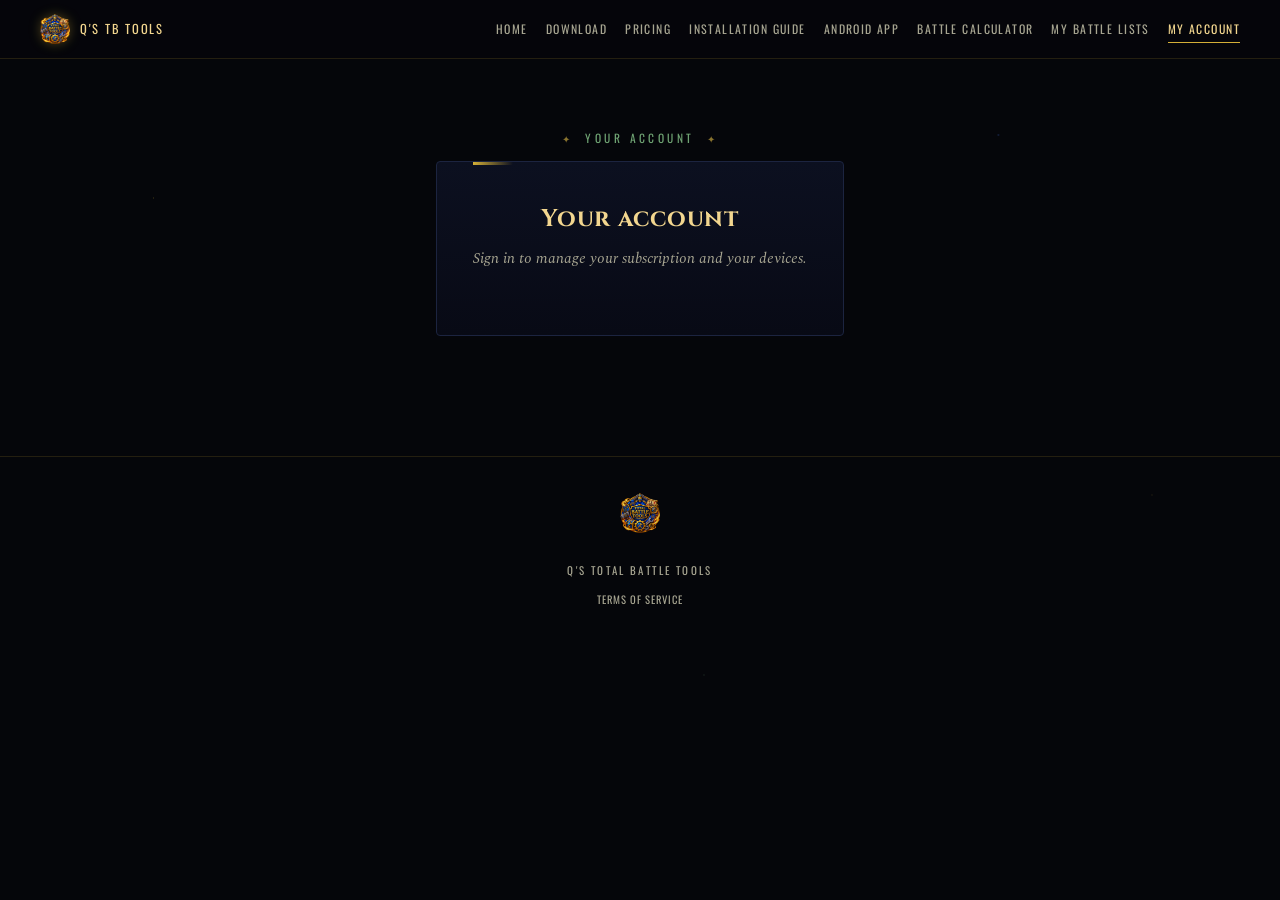
<file: devices.html>
<!DOCTYPE html>
<html lang="en">
<head>
<meta charset="UTF-8" />
<meta name="viewport" content="width=device-width, initial-scale=1.0" />
<title>Manage Devices — Q's TB Tools</title>
<meta name="description" content="Manage devices authorized for TB Auto-Crypt." />
<link rel="icon" href="tools-logo.png" />
<script src="https://accounts.google.com/gsi/client" async defer></script>
<script src="session.js"></script>
<link rel="preconnect" href="https://fonts.googleapis.com">
<link rel="preconnect" href="https://fonts.gstatic.com" crossorigin>
<link href="https://fonts.googleapis.com/css2?family=Cinzel:wght@500;600;700;800&family=Spectral:ital,wght@0,400;0,500;0,600;1,400&family=Oswald:wght@400;500;600&display=swap" rel="stylesheet">
<style>
  :root {
    --void: #05060a;
    --panel: #0c1020;
    --panel-line: #1c2440;
    --gold: #d4af37;
    --gold-bright: #f2d68f;
    --gold-dim: #8a742f;
    --emerald: #3d6b42;
    --emerald-bright: #6fa373;
    --danger: #c25b5b;
    --danger-bright: #e08585;
    --ink: #e9e6da;
    --ink-dim: #a8a692;
    --display: 'Cinzel', serif;
    --body: 'Spectral', serif;
    --utility: 'Oswald', sans-serif;
  }
  * { box-sizing: border-box; }
  body {
    margin: 0;
    min-height: 100vh;
    background: var(--void);
    color: var(--ink);
    font-family: var(--body);
    line-height: 1.6;
    overflow-x: hidden;
  }
  a { color: inherit; }
  .stars {
    position: fixed;
    inset: 0;
    z-index: 0;
    pointer-events: none;
    background-image:
      radial-gradient(1px 1px at 12% 22%, rgba(212,175,55,0.3), transparent),
      radial-gradient(1.5px 1.5px at 78% 15%, rgba(63,111,214,0.3), transparent),
      radial-gradient(1px 1px at 55% 75%, rgba(111,163,115,0.28), transparent),
      radial-gradient(1px 1px at 90% 55%, rgba(212,175,55,0.2), transparent);
    background-repeat: no-repeat;
    background-size: 100% 100%;
  }

  main { position: relative; z-index: 1; display: flex; justify-content: center; padding: 70px 20px 120px; }
  .eyebrow {
    font-family: var(--utility);
    letter-spacing: 0.3em;
    text-transform: uppercase;
    font-size: 0.72rem;
    color: var(--emerald-bright);
    margin: 0 0 14px;
    text-align: center;
  }
  .eyebrow::before, .eyebrow::after { content: '✦'; color: var(--gold-dim); margin: 0 12px; font-size: 0.62rem; }
  .card {
    width: 100%;
    max-width: 500px;
    background: linear-gradient(180deg, var(--panel) 0%, #080a15 100%);
    border: 1px solid var(--panel-line);
    border-radius: 4px;
    padding: 38px 36px;
    position: relative;
  }
  .card::before {
    content: '';
    position: absolute;
    top: 0; left: 36px;
    width: 40px; height: 3px;
    background: linear-gradient(90deg, var(--gold), transparent);
  }
  h1 { font-family: var(--display); font-size: 1.5rem; letter-spacing: 0.03em; color: var(--gold-bright); margin: 0 0 8px; text-align: center; }
  p.sub { color: var(--ink-dim); margin: 0 0 22px; font-size: 0.94rem; text-align: center; font-style: italic; }
  p.sub.small { margin: -8px 0 14px; font-size: 0.84rem; }
  #g_id_signin_container { display: flex; justify-content: center; margin: 6px 0 4px; }

  .section-heading {
    font-family: var(--utility);
    font-size: 0.78rem;
    letter-spacing: 0.14em;
    text-transform: uppercase;
    color: var(--emerald-bright);
    margin: 28px 0 4px;
    padding-top: 22px;
    border-top: 1px solid var(--panel-line);
    text-align: center;
  }
  .subscription-panel {
    background: var(--void);
    border: 1px solid var(--panel-line);
    border-radius: 2px;
    padding: 18px 20px;
  }
  .sub-row {
    display: flex;
    align-items: baseline;
    justify-content: space-between;
    gap: 12px;
    padding: 6px 0;
  }
  .sub-label {
    font-family: var(--utility);
    font-size: 0.7rem;
    letter-spacing: 0.08em;
    text-transform: uppercase;
    color: var(--ink-dim);
  }
  .sub-value { font-size: 0.94rem; color: var(--ink); text-align: right; }
  .sub-value.status-active { color: var(--emerald-bright); }
  .sub-value.status-past_due, .sub-value.status-cancelling { color: var(--gold-bright); }
  .sub-value.status-cancelled, .sub-value.status-expired, .sub-value.status-none { color: var(--danger-bright); }
  .sub-note {
    font-size: 0.82rem;
    color: var(--ink-dim);
    font-style: italic;
    margin-top: 8px;
    text-align: center;
  }
  button.manage-btn {
    width: 100%;
    margin-top: 16px;
    padding: 11px;
    font-family: var(--utility);
    font-size: 0.74rem;
    letter-spacing: 0.1em;
    text-transform: uppercase;
    color: var(--gold-bright);
    background: transparent;
    border: 1px solid var(--gold-dim);
    border-radius: 2px;
    cursor: pointer;
    transition: border-color 0.2s ease, background 0.2s ease;
  }
  button.manage-btn:hover:not(:disabled) { border-color: var(--gold); background: rgba(212,175,55,0.08); }
  button.manage-btn:disabled { opacity: 0.5; cursor: not-allowed; }
  .manage-hint {
    font-size: 0.76rem;
    color: var(--ink-dim);
    text-align: center;
    margin-top: 8px;
    font-style: italic;
  }
  .device-list { list-style: none; margin: 0; padding: 0; }
  .device-row {
    display: flex;
    align-items: center;
    justify-content: space-between;
    padding: 16px 0;
    border-bottom: 1px solid var(--panel-line);
  }
  .device-row:last-child { border-bottom: none; }
  .device-name { font-family: var(--utility); font-weight: 500; font-size: 0.94rem; color: var(--ink); letter-spacing: 0.02em; }
  .device-meta { color: var(--ink-dim); font-size: 0.8rem; margin-top: 3px; font-style: italic; }
  button.remove {
    background: transparent;
    border: 1px solid var(--danger);
    color: var(--danger-bright);
    border-radius: 2px;
    padding: 7px 14px;
    font-family: var(--utility);
    font-size: 0.7rem;
    letter-spacing: 0.08em;
    text-transform: uppercase;
    cursor: pointer;
    transition: background 0.2s ease, color 0.2s ease;
  }
  button.remove:hover:not(:disabled) { background: var(--danger); color: var(--void); }
  button.remove:disabled { opacity: 0.5; cursor: not-allowed; }
  .empty, .error {
    color: var(--ink-dim);
    font-size: 0.9rem;
    text-align: center;
    padding: 14px 0;
    font-style: italic;
  }
  .error { color: var(--danger-bright); display: none; }
  #account-section { display: none; margin-top: 20px; }
  footer {
    position: relative;
    z-index: 1;
    border-top: 1px solid rgba(212,175,55,0.15);
    padding: 36px 20px 46px;
    text-align: center;
  }
  footer img { height: 40px; width: 40px; object-fit: contain; opacity: 0.85; margin-bottom: 10px; }
  footer .foot-word {
    font-family: var(--utility);
    font-size: 0.68rem;
    letter-spacing: 0.22em;
    text-transform: uppercase;
    color: var(--ink-dim);
  }
  footer .foot-links {
    margin: 10px 0 0;
    font-family: var(--utility);
    font-size: 0.66rem;
    letter-spacing: 0.1em;
    text-transform: uppercase;
  }
  footer .foot-links a {
    color: var(--ink-dim);
    text-decoration: none;
  }
  footer .foot-links a:hover { color: var(--gold-bright); }
  :focus-visible { outline: 2px solid var(--gold-bright); outline-offset: 3px; }
</style>
<link rel="stylesheet" href="site-nav.css" />
<script src="site-nav.js" defer></script>
</head>
<body>
<div class="stars"></div>
<header class="site-header" data-page="devices">
  <a class="site-brand" href="index.html"><img src="tools-logo.png" alt="" /><span>Q's TB Tools</span></a>
  <button type="button" class="site-menu-toggle" aria-expanded="false" aria-controls="site-nav">&#9776; Menu</button>
  <ul class="site-nav" id="site-nav">
    <li><a href="index.html" data-page="index">Home</a></li>
    <li><a href="index.html#download">Download</a></li>
    <li><a href="index.html#pricing">Pricing</a></li>
    <li><a href="install.html" data-page="install">Installation Guide</a></li>
    <li><a href="android.html" data-page="android">Android App</a></li>
    <li><a href="calculator.html" data-page="calculator">Battle Calculator</a></li>
    <li><a href="lists.html" data-page="lists">My Battle Lists</a></li>
    <li><a href="devices.html" data-page="devices subscribe subscribe-success">My Account</a></li>
    <li class="site-admin" hidden><a href="admin.html" data-page="admin">Admin</a></li>
  </ul>
</header>

<main>
  <div>
    <p class="eyebrow">Your Account</p>
    <div class="card">
      <h1>Your account</h1>
      <p class="sub">Sign in to manage your subscription and your devices.</p>

      <div id="g_id_signin_container"></div>
      <div class="error" id="signin-error"></div>

      <div id="account-section">
        <div class="subscription-panel" id="subscription-panel"></div>
        <div class="subscription-panel" id="extras-panel" style="margin-top:12px; display:none;"></div>

        <h2 class="section-heading">Devices</h2>
        <p class="sub small">TB Auto-Crypt allows 2 devices per account.</p>
        <ul class="device-list" id="device-list"></ul>
        <div class="empty" id="empty-msg" style="display:none;">No devices registered yet.</div>
        <div class="error" id="devices-error"></div>
      </div>
    </div>
  </div>
</main>

<footer>
  <img src="tools-logo.png" alt="Total Battle Tools" />
  <p class="foot-word">Q's Total Battle Tools</p>
  <p class="foot-links"><a href="terms.html">Terms of Service</a></p>
</footer>

<script>
  const GOOGLE_CLIENT_ID_WEB = "47674606892-0m90hd0cd01kijo69ssuqtn1j3igp32i.apps.googleusercontent.com";
  const WORKER_BASE_URL = "https://auto-crypt.ccc-hq.com";

  let currentIdToken = null;

  // Must match the plan keys in worker.js's PLAN_PRICE_ENV_VARS / subscribe.html's PLANS+TRIALS.
  const PLAN_LABELS = {
    monthly: "Monthly",
    quarterly: "3 Months",
    semiannual: "6 Months",
    annual: "Yearly",
    trial_7: "7-Day Trial",
    trial_14: "14-Day Trial",
  };

  function formatLastSeen(ms) {
    if (!ms) return "never";
    const diffMs = Date.now() - ms;
    const diffDays = Math.floor(diffMs / (1000 * 60 * 60 * 24));
    if (diffDays === 0) return "today";
    if (diffDays === 1) return "yesterday";
    return `${diffDays} days ago`;
  }

  function formatDate(unixSeconds) {
    if (!unixSeconds) return "—";
    return new Date(unixSeconds * 1000).toLocaleDateString(undefined, {
      year: "numeric", month: "long", day: "numeric",
    });
  }

  function renderSubscriptionPanel(sub) {
    const panel = document.getElementById("subscription-panel");

    if (!sub || sub.status === "unregistered" || !sub.status) {
      panel.innerHTML = `
        <div class="sub-row">
          <span class="sub-label">Status</span>
          <span class="sub-value status-none">No active subscription</span>
        </div>
        <a class="manage-hint" href="subscribe.html">Subscribe →</a>
      `;
      return;
    }

    const planLabel = PLAN_LABELS[sub.plan] || sub.plan || "—";
    const isTrial = sub.plan === "trial_7" || sub.plan === "trial_14";

    let statusClass = `status-${sub.status}`;
    let statusLabel = {
      active: "Active",
      past_due: "Payment past due",
      cancelled: "Cancelled",
      expired: "Expired",
    }[sub.status] || sub.status;

    if (sub.status === "active" && sub.cancel_at_period_end) {
      statusClass = "status-cancelling";
      statusLabel = "Cancelling";
    }

    // Trials are a one-time payment -- never "renew", and there's no real
    // Stripe Subscription for the Billing Portal to manage, so they get
    // their own wording and a "Subscribe" nudge instead of a Manage button.
    const dateLabel = isTrial
      ? "Access ends"
      : sub.status === "active" && sub.cancel_at_period_end
        ? "Access ends"
        : sub.status === "active"
          ? "Renews"
          : "Ended";

    // cCc free trial (2026-09-23): no card was taken, so make the end date
    // and what happens next impossible to miss.
    if (sub.trial_ends_at) {
      const ends = new Date(sub.trial_ends_at * 1000).toLocaleString(undefined, {
        weekday: "long", day: "numeric", month: "long", hour: "2-digit", minute: "2-digit",
      });
      panel.innerHTML = `
        <div class="sub-row">
          <span class="sub-label">Plan</span>
          <span class="sub-value">${escapeHtml(planLabel)} · free trial</span>
        </div>
        <div class="sub-row">
          <span class="sub-label">Free trial ends</span>
          <span class="sub-value status-past_due">${escapeHtml(ends)}</span>
        </div>
        <button class="manage-btn" id="manage-btn">Add payment method</button>
        <p class="sub-note">After the trial your plan continues at 50% off — but only if a payment method is added before then. If not, Auto-Crypt stops at the end of the trial and nothing is charged.</p>
      `;
      document.getElementById("manage-btn").addEventListener("click", openBillingPortal);
      return;
    }

    panel.innerHTML = `
      <div class="sub-row">
        <span class="sub-label">Plan</span>
        <span class="sub-value">${escapeHtml(planLabel)}</span>
      </div>
      <div class="sub-row">
        <span class="sub-label">Status</span>
        <span class="sub-value ${statusClass}">${escapeHtml(statusLabel)}</span>
      </div>
      <div class="sub-row">
        <span class="sub-label">${dateLabel}</span>
        <span class="sub-value">${formatDate(sub.current_period_end)}</span>
      </div>
      ${isTrial
        ? `<a class="manage-btn" style="display:block;text-align:center;text-decoration:none;box-sizing:border-box;" href="subscribe.html">Subscribe for uninterrupted access →</a>
           <p class="sub-note">Trials are one-time and don't renew — subscribe any time to keep going after this one ends.</p>`
        : `<button class="manage-btn" id="manage-btn">Manage subscription</button>
           ${sub.status === "active" && sub.cancel_at_period_end
             ? `<p class="sub-note">You'll keep access until ${formatDate(sub.current_period_end)}, then it won't renew.</p>`
             : ""}`
      }
    `;

    if (!isTrial) {
      document.getElementById("manage-btn").addEventListener("click", openBillingPortal);
    }
  }

  // 2026-09-23: cCc membership status + link to the online list viewer.
  function renderExtrasPanel(entitlements, ccc) {
    const panel = document.getElementById("extras-panel");
    const cccLabel = {
      approved: ["cCc member", "status-active"],
      pending: ["Request pending approval", "status-past_due"],
      denied: ["Request not approved", "status-none"],
      revoked: ["Membership ended", "status-none"],
    }[ccc];
    const hasCalc = entitlements.includes("battlecalc");
    let html = "";
    if (cccLabel) {
      html += `
        <div class="sub-row">
          <span class="sub-label">cCc clan</span>
          <span class="sub-value ${cccLabel[1]}">${cccLabel[0]}</span>
        </div>`;
      if (ccc === "approved") {
        html += `<p class="sub-note">Battle Calculator free · Auto-Crypt 50% off</p>`;
        // 2026-10-16: the free Auto-Crypt trial has to be claimed; it doesn't start on approval.
        if (!entitlements.includes("autocrypt")) {
          html += `<p class="sub-note">No Auto-Crypt yet? Your free 7-day trial isn't started automatically — <a href="subscribe.html">claim it on the Subscribe page</a>.</p>`;
        }
      } else if (ccc === "pending") {
        html += `<p class="sub-note">Once you're approved, claim your free 7-day Auto-Crypt trial on the <a href="subscribe.html">Subscribe page</a> — it doesn't start on its own.</p>`;
      }
    } else {
      html += `<p class="sub-note">In the cCc clan? <a href="subscribe.html#ccc">Request free Battle Calculator access</a></p>`;
    }
    if (hasCalc) {
      html += `<a class="manage-btn" style="display:block;text-align:center;text-decoration:none;" href="lists.html">View my battle lists →</a>`;
    }
    panel.innerHTML = html;
    panel.style.display = "block";
  }

  async function openBillingPortal() {
    const btn = document.getElementById("manage-btn");
    btn.disabled = true;
    btn.textContent = "Opening...";
    try {
      const res = await fetch(`${WORKER_BASE_URL}/create-portal-session`, {
        method: "POST",
        headers: { "Content-Type": "application/json" },
        body: JSON.stringify({ id_token: currentIdToken }),
      });
      if (!res.ok) {
        const body = await res.json().catch(() => ({}));
        throw new Error(body.detail || body.error || `Could not open billing portal (${res.status})`);
      }
      const { url } = await res.json();
      window.location.href = url;
    } catch (err) {
      btn.disabled = false;
      btn.textContent = "Manage subscription";
      alert(err.message);
    }
  }

  async function loadAccount() {
    const listEl = document.getElementById("device-list");
    const emptyEl = document.getElementById("empty-msg");
    const errorEl = document.getElementById("devices-error");
    listEl.innerHTML = "";
    errorEl.style.display = "none";

    try {
      const res = await fetch(`${WORKER_BASE_URL}/devices/list`, {
        method: "POST",
        headers: { "Content-Type": "application/json" },
        body: JSON.stringify({ id_token: currentIdToken }),
      });
      if (res.status === 401) {
        document.getElementById("account-section").style.display = "none";
        TBSession.expired();
        return;
      }
      if (!res.ok) throw new Error(`Could not load account (${res.status})`);
      const { devices, subscription, entitlements, ccc } = await res.json();

      renderSubscriptionPanel(subscription);
      renderExtrasPanel(entitlements || [], ccc || null);

      if (!devices || devices.length === 0) {
        emptyEl.style.display = "block";
        return;
      }
      emptyEl.style.display = "none";

      devices.forEach((d) => {
        const li = document.createElement("li");
        li.className = "device-row";
        li.innerHTML = `
          <div>
            <div class="device-name">${escapeHtml(d.device_name || "Unnamed device")}</div>
            <div class="device-meta">Last used ${formatLastSeen(d.last_seen)}</div>
          </div>
          <button class="remove" data-id="${escapeHtml(d.device_id)}">Remove</button>
        `;
        listEl.appendChild(li);
      });

      listEl.querySelectorAll("button.remove").forEach((btn) => {
        btn.addEventListener("click", () => removeDevice(btn.dataset.id, btn));
      });
    } catch (err) {
      errorEl.textContent = err.message;
      errorEl.style.display = "block";
    }
  }

  async function removeDevice(deviceId, btn) {
    btn.disabled = true;
    btn.textContent = "Removing...";
    try {
      const res = await fetch(`${WORKER_BASE_URL}/devices/remove`, {
        method: "POST",
        headers: { "Content-Type": "application/json" },
        body: JSON.stringify({ id_token: currentIdToken, device_id: deviceId }),
      });
      if (!res.ok) throw new Error(`Could not remove device (${res.status})`);
      await loadAccount();
    } catch (err) {
      btn.disabled = false;
      btn.textContent = "Remove";
      alert(err.message);
    }
  }

  function escapeHtml(str) {
    const div = document.createElement("div");
    div.textContent = str;
    return div.innerHTML;
  }

  function handleCredentialResponse(token, email, info) {
    currentIdToken = token;
    if (info && info.refresh) return;
    document.getElementById("account-section").style.display = "block";
    loadAccount();
  }

  window.onload = function () {
    TBSession.start({
      clientId: GOOGLE_CLIENT_ID_WEB,
      container: document.getElementById("g_id_signin_container"),
      buttonWidth: 300,
      onSignIn: handleCredentialResponse,
    });
  };
</script>

</body>
</html>
</file>
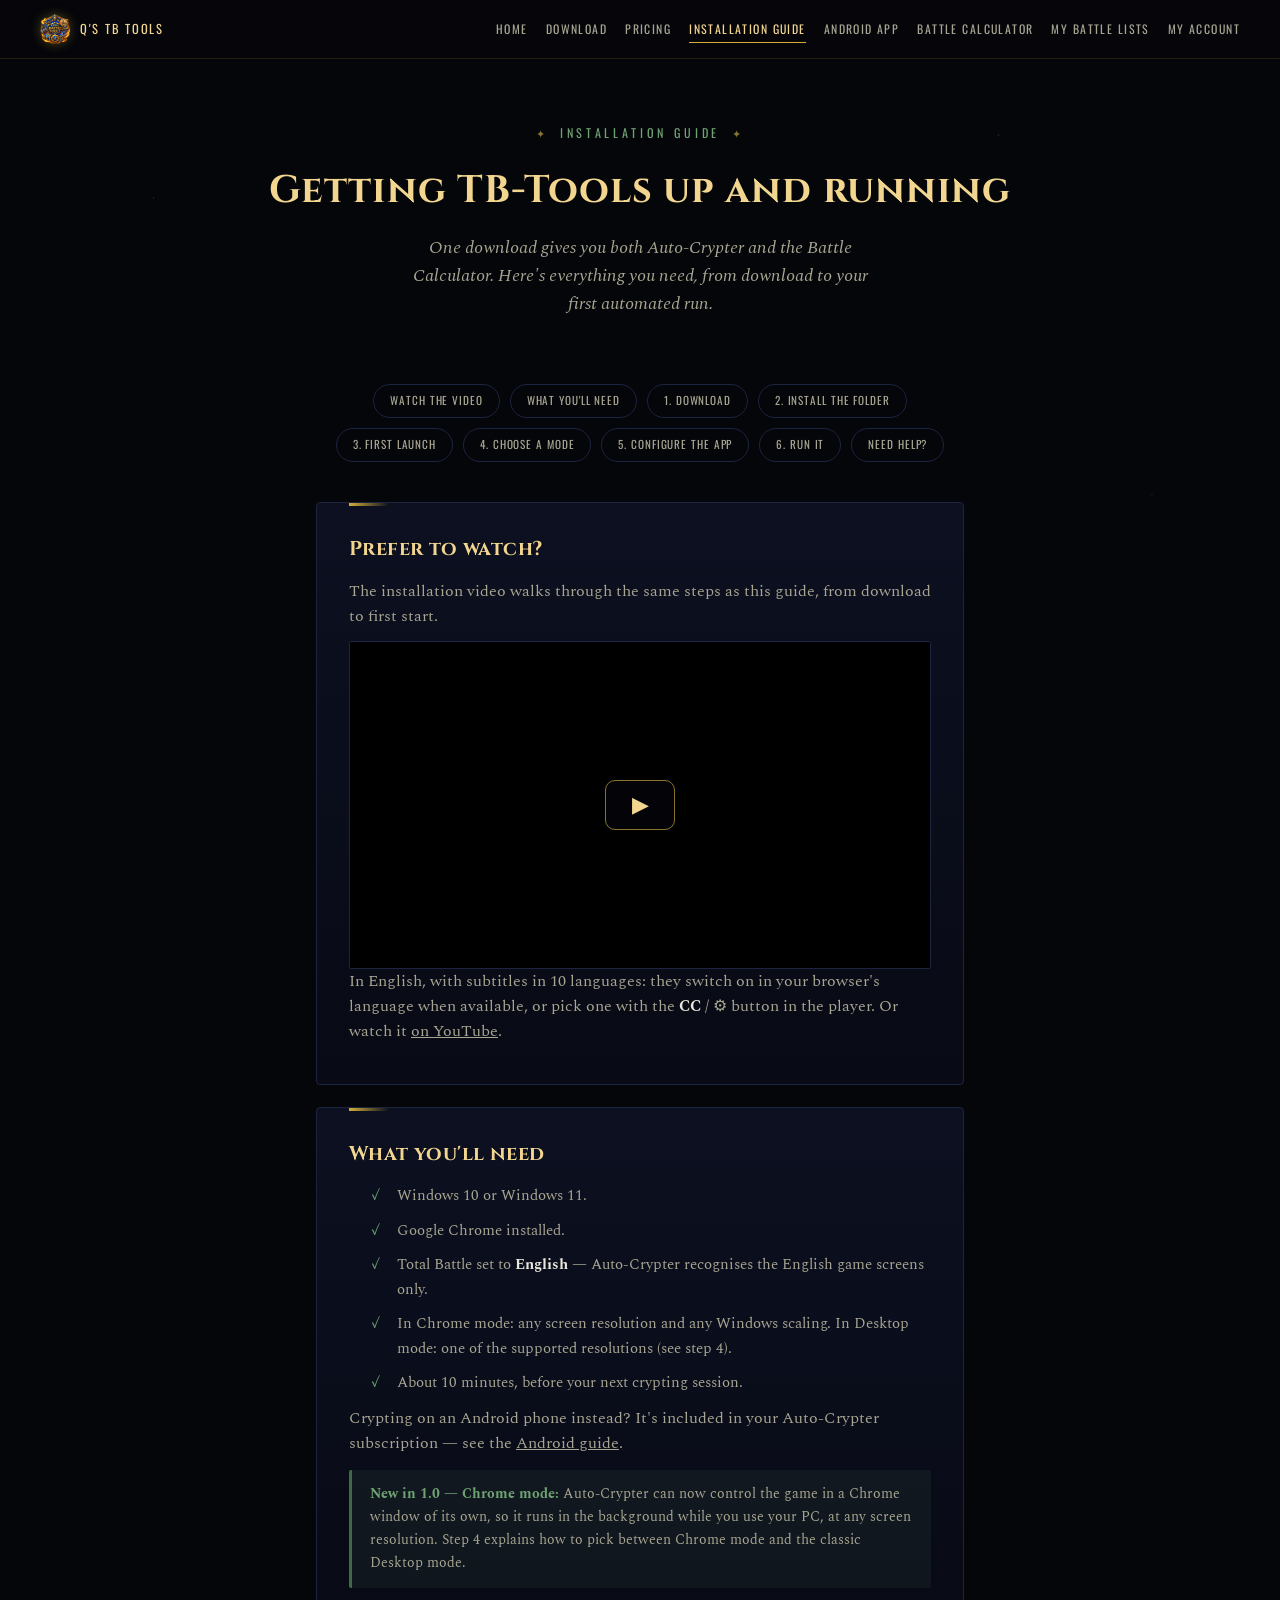
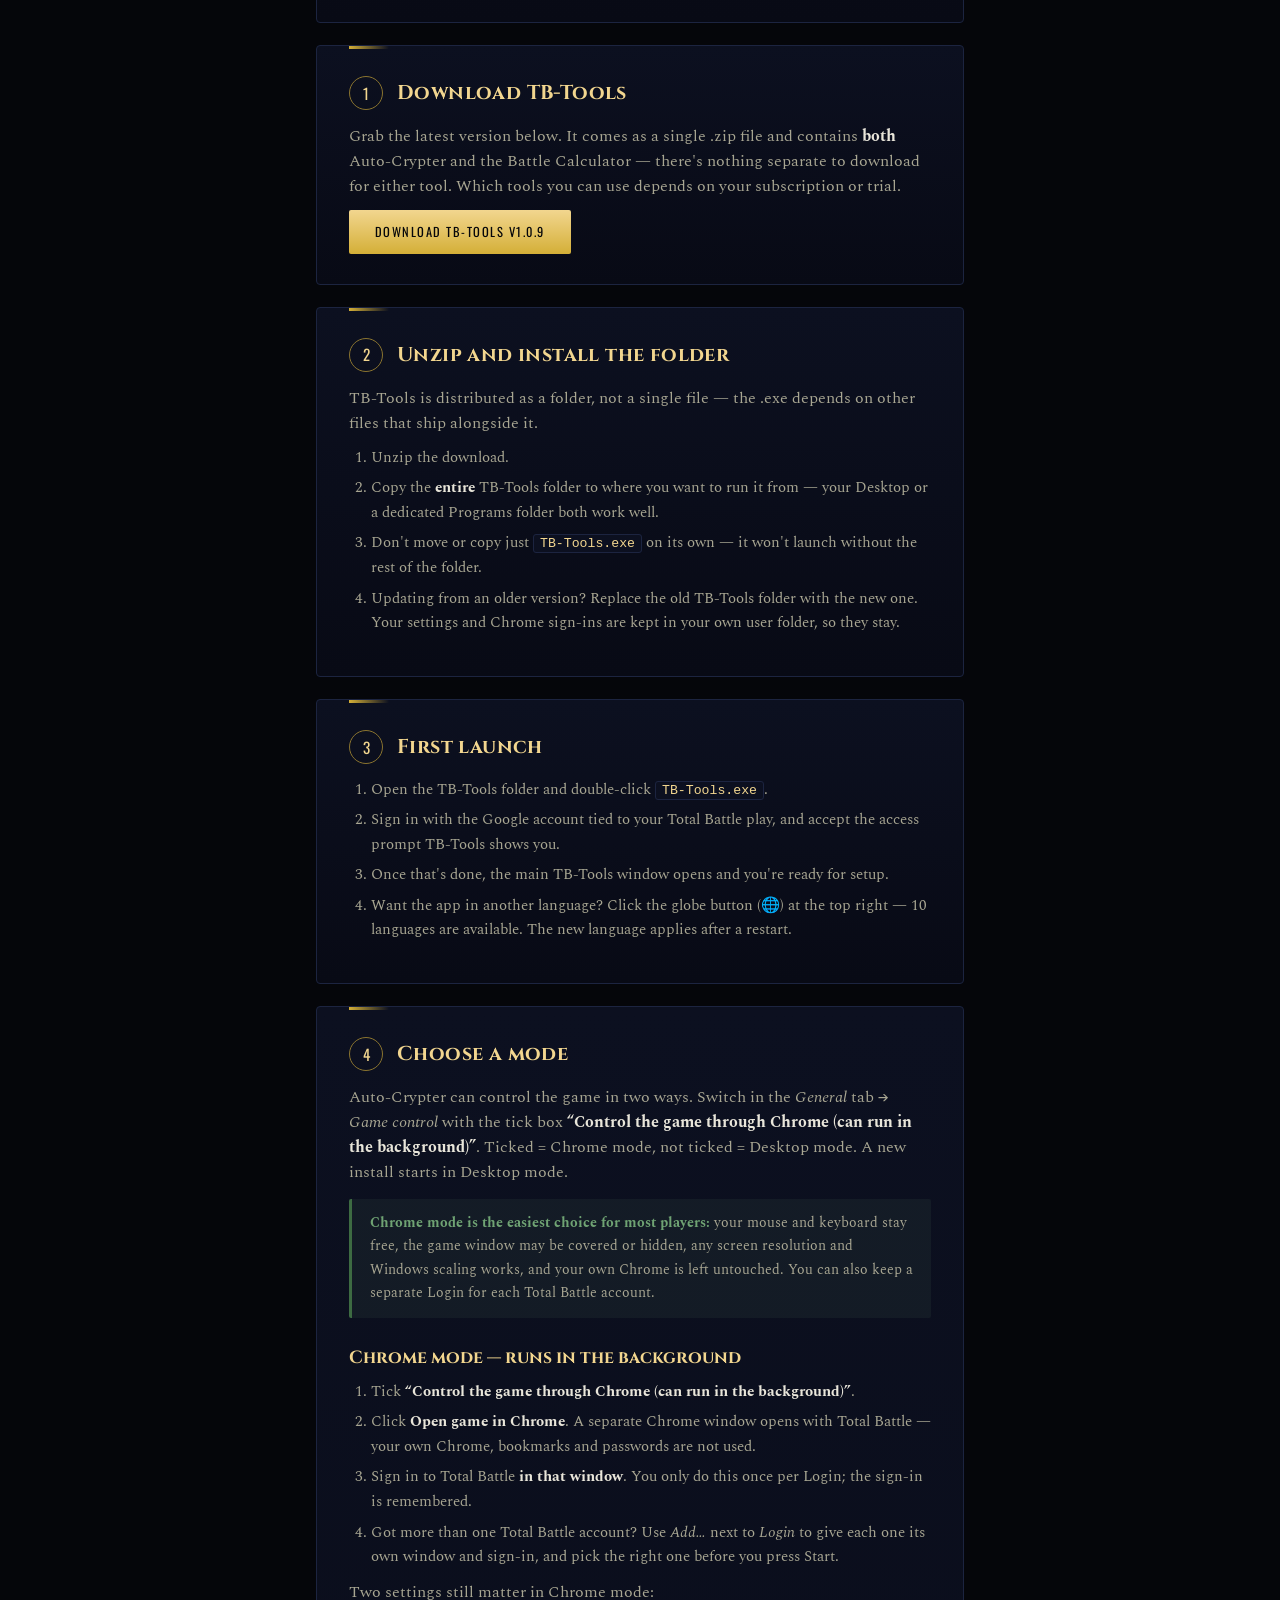
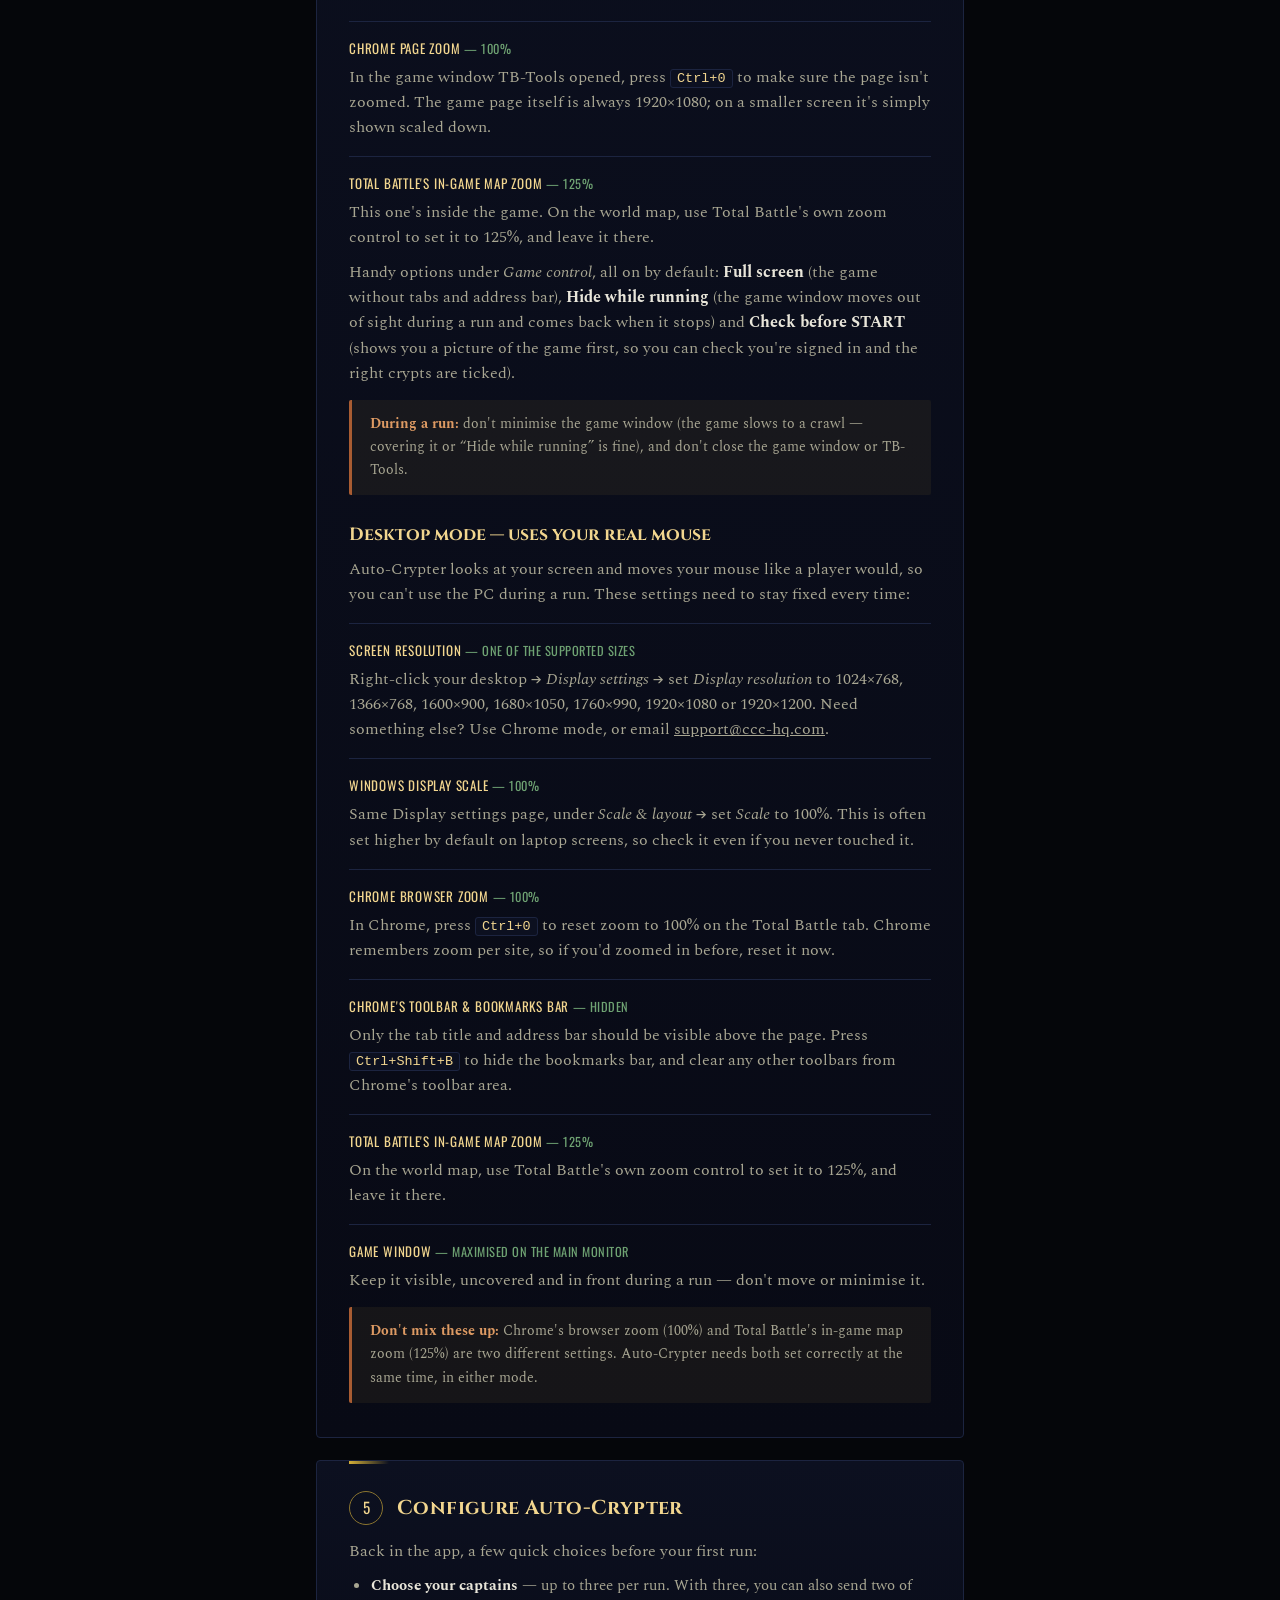
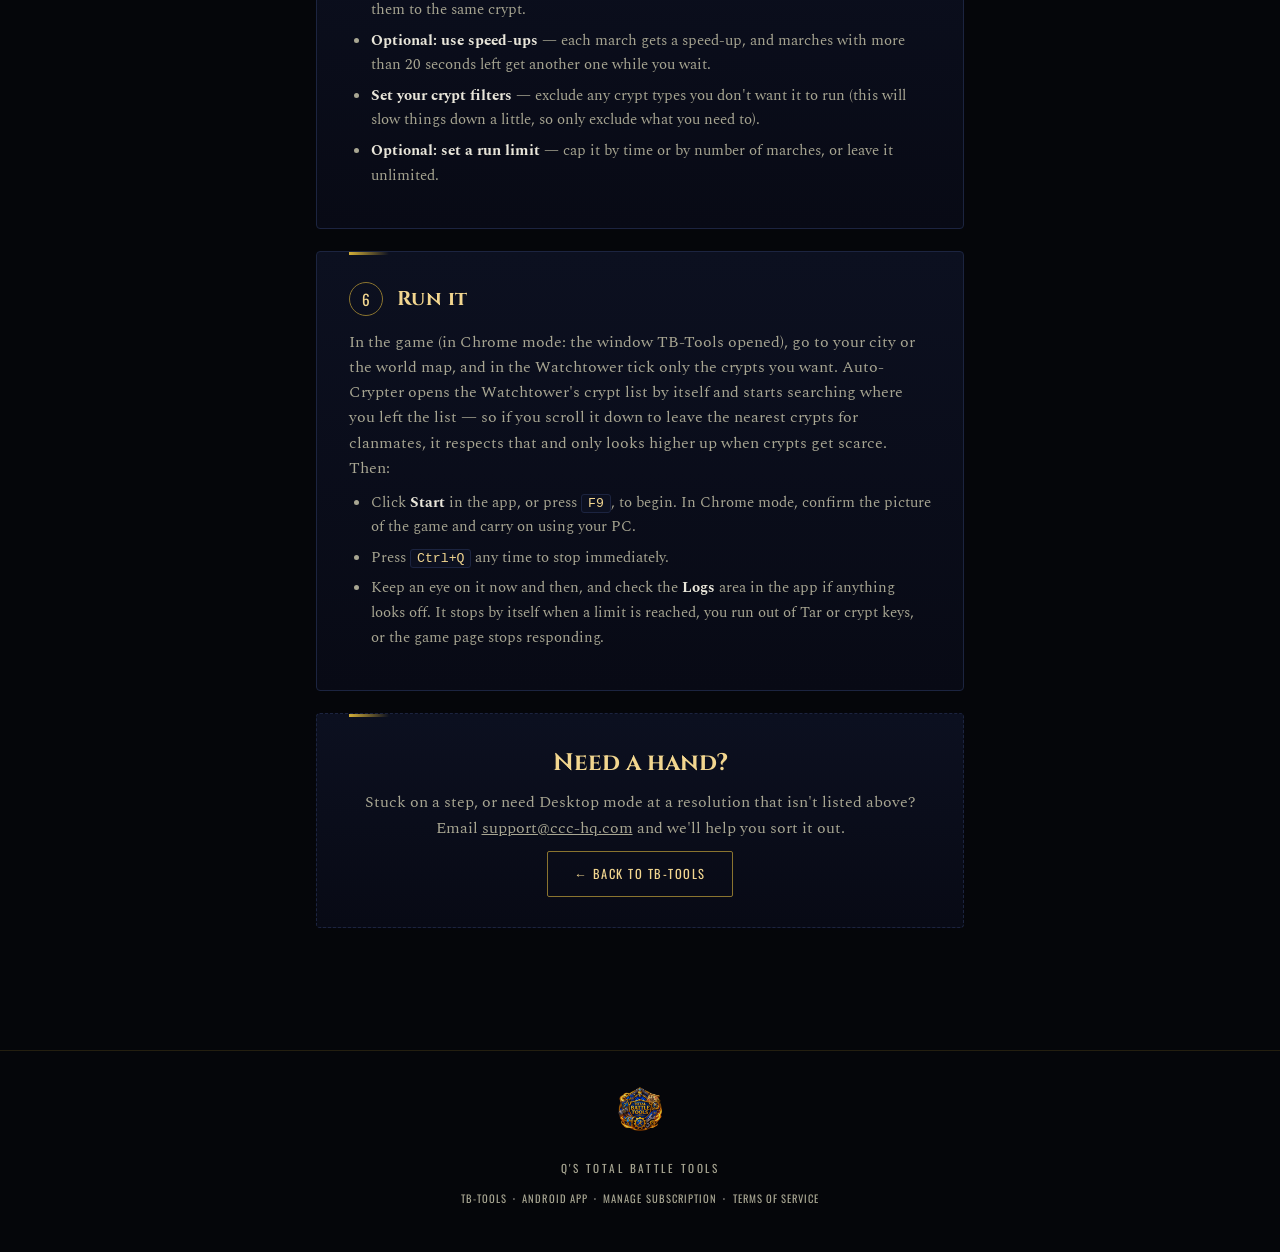
<file: install.html>
<!DOCTYPE html>
<html lang="en">
<head>
<meta charset="UTF-8" />
<meta name="viewport" content="width=device-width, initial-scale=1.0" />
<title>Installing TB-Tools — Q's TB Tools</title>
<meta name="description" content="Step-by-step installation and setup guide for TB-Tools (Auto-Crypter and Battle Calculator)." />
<link rel="icon" href="tools-logo.png" />
<link rel="preconnect" href="https://fonts.googleapis.com">
<link rel="preconnect" href="https://fonts.gstatic.com" crossorigin>
<link href="https://fonts.googleapis.com/css2?family=Cinzel:wght@500;600;700;800&family=Spectral:ital,wght@0,500;0,600;1,400&family=Oswald:wght@400;500;600&display=swap" rel="stylesheet">
<style>
  :root {
    --void: #05060a;
    --panel: #0c1020;
    --panel-line: #1c2440;
    --gold: #d4af37;
    --gold-bright: #f2d68f;
    --gold-dim: #8a742f;
    --emerald: #3d6b42;
    --emerald-bright: #6fa373;
    --rust: #a85c32;
    --rust-bright: #dd9a63;
    --ink: #e9e6da;
    --ink-dim: #a8a692;
    --display: 'Cinzel', serif;
    --body: 'Spectral', serif;
    --utility: 'Oswald', sans-serif;
  }
  * { box-sizing: border-box; }
  body {
    margin: 0;
    background: var(--void);
    color: var(--ink);
    font-family: var(--body);
    line-height: 1.6;
    overflow-x: hidden;
  }
  a { color: inherit; }
  .stars {
    position: fixed;
    inset: 0;
    z-index: 0;
    pointer-events: none;
    background-image:
      radial-gradient(1px 1px at 12% 22%, rgba(212,175,55,0.3), transparent),
      radial-gradient(1.5px 1.5px at 78% 15%, rgba(63,111,214,0.3), transparent),
      radial-gradient(1px 1px at 55% 75%, rgba(111,163,115,0.28), transparent),
      radial-gradient(1px 1px at 90% 55%, rgba(212,175,55,0.2), transparent);
    background-repeat: no-repeat;
    background-size: 100% 100%;
  }
  .hero {
    position: relative;
    z-index: 1;
    text-align: center;
    padding: 64px 20px 36px;
  }
  .eyebrow {
    font-family: var(--utility);
    letter-spacing: 0.3em;
    text-transform: uppercase;
    font-size: 0.76rem;
    color: var(--emerald-bright);
    margin: 0 0 18px;
  }
  .eyebrow::before, .eyebrow::after {
    content: '✦';
    color: var(--gold-dim);
    margin: 0 12px;
    font-size: 0.68rem;
  }
  .hero h1 {
    font-family: var(--display);
    font-size: clamp(1.8rem, 4vw, 2.4rem);
    color: var(--gold-bright);
    margin: 0 0 12px;
    letter-spacing: 0.02em;
  }
  .tagline {
    max-width: 52ch;
    margin: 0 auto;
    font-size: clamp(1rem, 1.6vw, 1.1rem);
    font-style: italic;
    color: var(--ink-dim);
  }
  .toc {
    position: relative;
    z-index: 1;
    max-width: 760px;
    margin: 30px auto 0;
    padding: 0 clamp(20px, 6vw, 56px);
    display: flex;
    flex-wrap: wrap;
    justify-content: center;
    gap: 10px;
  }
  .toc a {
    font-family: var(--utility);
    font-size: 0.7rem;
    letter-spacing: 0.08em;
    text-transform: uppercase;
    text-decoration: none;
    color: var(--ink-dim);
    border: 1px solid var(--panel-line);
    border-radius: 20px;
    padding: 7px 16px;
    transition: color 0.25s ease, border-color 0.25s ease;
  }
  .toc a:hover, .toc a:focus-visible {
    color: var(--gold-bright);
    border-color: var(--gold-dim);
  }
  .guide {
    position: relative;
    z-index: 1;
    max-width: 760px;
    margin: 0 auto;
    padding: 40px clamp(20px, 6vw, 56px) 100px;
  }
  .step-card {
    background: linear-gradient(180deg, var(--panel) 0%, #080a15 100%);
    border: 1px solid var(--panel-line);
    border-radius: 4px;
    padding: 30px 32px;
    margin-bottom: 22px;
    position: relative;
    scroll-margin-top: 24px;
  }
  .step-card::before {
    content: '';
    position: absolute;
    top: 0; left: 32px;
    width: 40px; height: 3px;
    background: linear-gradient(90deg, var(--gold), transparent);
  }
  .step-head {
    display: flex;
    align-items: center;
    gap: 14px;
    margin: 0 0 14px;
  }
  .step-num {
    display: flex;
    align-items: center;
    justify-content: center;
    flex-shrink: 0;
    width: 34px;
    height: 34px;
    border-radius: 50%;
    border: 1.5px solid var(--gold-dim);
    color: var(--gold-bright);
    font-family: var(--utility);
    font-size: 0.95rem;
  }
  .step-head h2 {
    font-family: var(--display);
    font-size: 1.25rem;
    letter-spacing: 0.02em;
    color: var(--gold-bright);
    margin: 0;
  }
  .step-card p { color: var(--ink-dim); margin: 0 0 10px; font-size: 0.98rem; }
  .step-card ul, .step-card ol { margin: 8px 0 10px; padding-left: 22px; color: var(--ink-dim); font-size: 0.96rem; }
  .step-card li { margin-bottom: 6px; }
  .step-card strong { color: var(--ink); }
  .req-list { list-style: none; padding-left: 0; margin: 14px 0 4px; }
  .req-list li {
    position: relative;
    padding-left: 26px;
    margin-bottom: 10px;
  }
  .req-list li::before {
    content: '✓';
    position: absolute;
    left: 0;
    color: var(--emerald-bright);
    font-weight: 700;
  }
  .setting-block {
    border-top: 1px solid var(--panel-line);
    padding-top: 16px;
    margin-top: 16px;
  }
  .setting-block:first-of-type { border-top: none; padding-top: 0; margin-top: 0; }
  .setting-block .setting-title {
    font-family: var(--utility);
    font-size: 0.82rem;
    letter-spacing: 0.06em;
    text-transform: uppercase;
    color: var(--gold-bright);
    margin: 0 0 6px;
  }
  .setting-value {
    color: var(--emerald-bright);
    font-family: var(--utility);
    font-size: 0.78rem;
    letter-spacing: 0.04em;
  }
  .note-box, .warn-box {
    border-radius: 2px;
    padding: 13px 18px;
    margin: 14px 0 4px;
    font-size: 0.9rem;
  }
  .note-box {
    background: rgba(111,163,115,0.08);
    border-left: 3px solid var(--emerald);
    color: var(--ink-dim);
  }
  .note-box strong { color: var(--emerald-bright); }
  .warn-box {
    background: rgba(212,175,55,0.07);
    border-left: 3px solid var(--rust);
    color: var(--ink-dim);
  }
  .warn-box strong { color: var(--rust-bright); }
  code {
    background: #0c1020;
    border: 1px solid var(--panel-line);
    border-radius: 3px;
    padding: 1px 6px;
    font-family: Consolas, 'Courier New', monospace;
    font-size: 0.86em;
    color: var(--gold-bright);
  }
  .cta {
    display: inline-block;
    font-family: var(--utility);
    font-size: 0.78rem;
    letter-spacing: 0.12em;
    text-transform: uppercase;
    text-decoration: none;
    padding: 12px 26px;
    border-radius: 2px;
    transition: transform 0.25s ease, box-shadow 0.25s ease;
  }
  .cta.primary {
    color: var(--void);
    background: linear-gradient(180deg, var(--gold-bright), var(--gold));
  }
  .cta.primary:hover, .cta.primary:focus-visible {
    transform: translateY(-2px);
    box-shadow: 0 8px 20px rgba(212,175,55,0.25);
  }
  .cta.secondary {
    color: var(--gold-bright);
    background: transparent;
    border: 1px solid var(--gold-dim);
  }
  .cta.secondary:hover, .cta.secondary:focus-visible {
    border-color: var(--gold);
    color: var(--gold-bright);
    background: rgba(212,175,55,0.08);
  }
  .download-row {
    display: flex;
    flex-wrap: wrap;
    align-items: center;
    gap: 14px;
    margin-top: 6px;
  }
  .help-card {
    text-align: center;
    border-style: dashed;
  }
  .help-card p { color: var(--ink-dim); }
  footer {
    position: relative;
    z-index: 1;
    border-top: 1px solid rgba(212,175,55,0.15);
    padding: 36px 20px 46px;
    text-align: center;
  }
  footer img {
    height: 44px;
    width: 44px;
    object-fit: contain;
    opacity: 0.85;
    margin-bottom: 10px;
  }
  footer .foot-word {
    font-family: var(--utility);
    font-size: 0.7rem;
    letter-spacing: 0.22em;
    text-transform: uppercase;
    color: var(--ink-dim);
  }
  footer .foot-links {
    margin: 10px 0 0;
    font-family: var(--utility);
    font-size: 0.66rem;
    letter-spacing: 0.1em;
    text-transform: uppercase;
  }
  footer .foot-links a { color: var(--ink-dim); text-decoration: none; }
  footer .foot-links a:hover { color: var(--gold-bright); }
  :focus-visible { outline: 2px solid var(--gold-bright); outline-offset: 3px; }
  .step-card h3 {
    font-family: var(--display);
    color: var(--gold-bright);
    font-size: 1.1rem;
    margin: 26px 0 8px;
    scroll-margin-top: 24px;
  }
  .step-card { scroll-margin-top: 24px; }
  /* installation video (2026-10-19) -- same player as on the home page */
  .video-frame {
    position: relative; width: 100%; aspect-ratio: 16 / 9; background: var(--void);
    border: 1px solid var(--panel-line); border-radius: 2px; overflow: hidden; margin-top: 12px;
  }
  .video-frame iframe, .video-frame .video-poster { position: absolute; inset: 0; width: 100%; height: 100%; border: 0; }
  .video-poster { cursor: pointer; padding: 0; background: #000 center / cover no-repeat; }
  .video-poster::after {
    content: '\25B6'; position: absolute; left: 50%; top: 50%; transform: translate(-50%, -50%);
    width: 68px; height: 48px; border-radius: 10px; background: rgba(5,6,10,0.8);
    color: var(--gold-bright); font-size: 22px; line-height: 48px; text-align: center;
    border: 1px solid var(--gold-dim);
  }
  .video-poster:hover::after, .video-poster:focus-visible::after { background: var(--gold); color: var(--void); }
  .video-note { font-size: 0.85rem; color: var(--ink-dim); margin: 8px 0 0; }
</style>
<link rel="stylesheet" href="site-nav.css" />
<script src="site-nav.js" defer></script>
</head>
<body>
<div class="stars"></div>
<header class="site-header" data-page="install">
  <a class="site-brand" href="index.html"><img src="tools-logo.png" alt="" /><span>Q's TB Tools</span></a>
  <button type="button" class="site-menu-toggle" aria-expanded="false" aria-controls="site-nav">&#9776; Menu</button>
  <ul class="site-nav" id="site-nav">
    <li><a href="index.html" data-page="index">Home</a></li>
    <li><a href="index.html#download">Download</a></li>
    <li><a href="index.html#pricing">Pricing</a></li>
    <li><a href="install.html" data-page="install">Installation Guide</a></li>
    <li><a href="android.html" data-page="android">Android App</a></li>
    <li><a href="calculator.html" data-page="calculator">Battle Calculator</a></li>
    <li><a href="lists.html" data-page="lists">My Battle Lists</a></li>
    <li><a href="devices.html" data-page="devices subscribe subscribe-success">My Account</a></li>
    <li class="site-admin" hidden><a href="admin.html" data-page="admin">Admin</a></li>
  </ul>
</header>

<section class="hero">
  <p class="eyebrow">Installation Guide</p>
  <h1>Getting TB-Tools up and running</h1>
  <p class="tagline">One download gives you both Auto-Crypter and the Battle Calculator. Here's everything you need, from download to your first automated run.</p>
</section>

<nav class="toc" aria-label="Guide sections">
  <a href="#video">Watch the video</a>
  <a href="#requirements">What you'll need</a>
  <a href="#download">1. Download</a>
  <a href="#copy">2. Install the folder</a>
  <a href="#launch">3. First launch</a>
  <a href="#mode">4. Choose a mode</a>
  <a href="#configure">5. Configure the app</a>
  <a href="#run">6. Run it</a>
  <a href="#help">Need help?</a>
</nav>

<main class="guide">

  <article class="step-card" id="video">
    <div class="step-head"><h2>Prefer to watch?</h2></div>
    <p>The installation video walks through the same steps as this guide, from download to first start.</p>
    <div class="video-frame js-video" data-video="ofY54BwEjS8" data-title="TB-Tools installation video">
      <button type="button" class="video-poster" aria-label="Play the TB-Tools installation video"></button>
    </div>
    <p class="video-note">In English, with subtitles in 10 languages: they switch on in your browser's language when available, or pick one with the <strong>CC</strong> / ⚙ button in the player. Or watch it <a href="https://youtu.be/ofY54BwEjS8">on YouTube</a>.</p>
  </article>

  <article class="step-card" id="requirements">
    <div class="step-head"><h2>What you'll need</h2></div>
    <ul class="req-list">
      <li>Windows 10 or Windows 11.</li>
      <li>Google Chrome installed.</li>
      <li>Total Battle set to <strong>English</strong> — Auto-Crypter recognises the English game screens only.</li>
      <li>In Chrome mode: any screen resolution and any Windows scaling. In Desktop mode: one of the supported resolutions (see step 4).</li>
      <li>About 10 minutes, before your next crypting session.</li>
    </ul>
    <p>Crypting on an Android phone instead? It's included in your Auto-Crypter subscription — see the <a href="android.html">Android guide</a>.</p>
    <div class="note-box">
      <strong>New in 1.0 — Chrome mode:</strong> Auto-Crypter can now control the game in a Chrome window of its own, so it runs in the background while you use your PC, at any screen resolution. Step 4 explains how to pick between Chrome mode and the classic Desktop mode.
    </div>
  </article>

  <article class="step-card" id="download">
    <div class="step-head"><span class="step-num">1</span><h2>Download TB-Tools</h2></div>
    <p>Grab the latest version below. It comes as a single .zip file and contains <strong>both</strong> Auto-Crypter and the Battle Calculator — there's nothing separate to download for either tool. Which tools you can use depends on your subscription or trial.</p>
    <div class="download-row">
      <a class="cta primary" id="download-btn"
         href="https://github.com/ladyqwickske/tb-tools/releases/download/tb-tools-1.0.9/TB-Tools-1.0.9.zip">Download TB-Tools v1.0.9</a>
    </div>
  </article>

  <article class="step-card" id="copy">
    <div class="step-head"><span class="step-num">2</span><h2>Unzip and install the folder</h2></div>
    <p>TB-Tools is distributed as a folder, not a single file — the .exe depends on other files that ship alongside it.</p>
    <ol>
      <li>Unzip the download.</li>
      <li>Copy the <strong>entire</strong> TB-Tools folder to where you want to run it from — your Desktop or a dedicated Programs folder both work well.</li>
      <li>Don't move or copy just <code>TB-Tools.exe</code> on its own — it won't launch without the rest of the folder.</li>
      <li>Updating from an older version? Replace the old TB-Tools folder with the new one. Your settings and Chrome sign-ins are kept in your own user folder, so they stay.</li>
    </ol>
  </article>

  <article class="step-card" id="launch">
    <div class="step-head"><span class="step-num">3</span><h2>First launch</h2></div>
    <ol>
      <li>Open the TB-Tools folder and double-click <code>TB-Tools.exe</code>.</li>
      <li>Sign in with the Google account tied to your Total Battle play, and accept the access prompt TB-Tools shows you.</li>
      <li>Once that's done, the main TB-Tools window opens and you're ready for setup.</li>
      <li>Want the app in another language? Click the globe button (🌐) at the top right — 10 languages are available. The new language applies after a restart.</li>
    </ol>
  </article>

  <article class="step-card" id="mode">
    <div class="step-head"><span class="step-num">4</span><h2>Choose a mode</h2></div>
    <p>Auto-Crypter can control the game in two ways. Switch in the <em>General</em> tab → <em>Game control</em> with the tick box <strong>“Control the game through Chrome (can run in the background)”</strong>. Ticked = Chrome mode, not ticked = Desktop mode. A new install starts in Desktop mode.</p>

    <div class="note-box">
      <strong>Chrome mode is the easiest choice for most players:</strong> your mouse and keyboard stay free, the game window may be covered or hidden, any screen resolution and Windows scaling works, and your own Chrome is left untouched. You can also keep a separate Login for each Total Battle account.
    </div>

    <h3 id="chrome-mode">Chrome mode — runs in the background</h3>
    <ol>
      <li>Tick <strong>“Control the game through Chrome (can run in the background)”</strong>.</li>
      <li>Click <strong>Open game in Chrome</strong>. A separate Chrome window opens with Total Battle — your own Chrome, bookmarks and passwords are not used.</li>
      <li>Sign in to Total Battle <strong>in that window</strong>. You only do this once per Login; the sign-in is remembered.</li>
      <li>Got more than one Total Battle account? Use <em>Add…</em> next to <em>Login</em> to give each one its own window and sign-in, and pick the right one before you press Start.</li>
    </ol>
    <p>Two settings still matter in Chrome mode:</p>
    <div class="setting-block">
      <p class="setting-title">Chrome page zoom <span class="setting-value">— 100%</span></p>
      <p>In the game window TB-Tools opened, press <code>Ctrl+0</code> to make sure the page isn't zoomed. The game page itself is always 1920×1080; on a smaller screen it's simply shown scaled down.</p>
    </div>
    <div class="setting-block">
      <p class="setting-title">Total Battle's in-game map zoom <span class="setting-value">— 125%</span></p>
      <p>This one's inside the game. On the world map, use Total Battle's own zoom control to set it to 125%, and leave it there.</p>
    </div>
    <p>Handy options under <em>Game control</em>, all on by default: <strong>Full screen</strong> (the game without tabs and address bar), <strong>Hide while running</strong> (the game window moves out of sight during a run and comes back when it stops) and <strong>Check before START</strong> (shows you a picture of the game first, so you can check you're signed in and the right crypts are ticked).</p>
    <div class="warn-box">
      <strong>During a run:</strong> don't minimise the game window (the game slows to a crawl — covering it or “Hide while running” is fine), and don't close the game window or TB-Tools.
    </div>

    <h3 id="desktop-mode">Desktop mode — uses your real mouse</h3>
    <p>Auto-Crypter looks at your screen and moves your mouse like a player would, so you can't use the PC during a run. These settings need to stay fixed every time:</p>

    <div class="setting-block">
      <p class="setting-title">Screen resolution <span class="setting-value">— one of the supported sizes</span></p>
      <p>Right-click your desktop → <em>Display settings</em> → set <em>Display resolution</em> to 1024×768, 1366×768, 1600×900, 1680×1050, 1760×990, 1920×1080 or 1920×1200. Need something else? Use Chrome mode, or email <a href="mailto:support@ccc-hq.com">support@ccc-hq.com</a>.</p>
    </div>

    <div class="setting-block">
      <p class="setting-title">Windows display scale <span class="setting-value">— 100%</span></p>
      <p>Same Display settings page, under <em>Scale &amp; layout</em> → set <em>Scale</em> to 100%. This is often set higher by default on laptop screens, so check it even if you never touched it.</p>
    </div>

    <div class="setting-block">
      <p class="setting-title">Chrome browser zoom <span class="setting-value">— 100%</span></p>
      <p>In Chrome, press <code>Ctrl+0</code> to reset zoom to 100% on the Total Battle tab. Chrome remembers zoom per site, so if you'd zoomed in before, reset it now.</p>
    </div>

    <div class="setting-block">
      <p class="setting-title">Chrome's toolbar &amp; bookmarks bar <span class="setting-value">— hidden</span></p>
      <p>Only the tab title and address bar should be visible above the page. Press <code>Ctrl+Shift+B</code> to hide the bookmarks bar, and clear any other toolbars from Chrome's toolbar area.</p>
    </div>

    <div class="setting-block">
      <p class="setting-title">Total Battle's in-game map zoom <span class="setting-value">— 125%</span></p>
      <p>On the world map, use Total Battle's own zoom control to set it to 125%, and leave it there.</p>
    </div>

    <div class="setting-block">
      <p class="setting-title">Game window <span class="setting-value">— maximised on the main monitor</span></p>
      <p>Keep it visible, uncovered and in front during a run — don't move or minimise it.</p>
    </div>

    <div class="warn-box">
      <strong>Don't mix these up:</strong> Chrome's browser zoom (100%) and Total Battle's in-game map zoom (125%) are two different settings. Auto-Crypter needs both set correctly at the same time, in either mode.
    </div>
  </article>

  <article class="step-card" id="configure">
    <div class="step-head"><span class="step-num">5</span><h2>Configure Auto-Crypter</h2></div>
    <p>Back in the app, a few quick choices before your first run:</p>
    <ul>
      <li><strong>Choose your captains</strong> — up to three per run. With three, you can also send two of them to the same crypt.</li>
      <li><strong>Optional: use speed-ups</strong> — each march gets a speed-up, and marches with more than 20 seconds left get another one while you wait.</li>
      <li><strong>Set your crypt filters</strong> — exclude any crypt types you don't want it to run (this will slow things down a little, so only exclude what you need to).</li>
      <li><strong>Optional: set a run limit</strong> — cap it by time or by number of marches, or leave it unlimited.</li>
    </ul>
  </article>

  <article class="step-card" id="run">
    <div class="step-head"><span class="step-num">6</span><h2>Run it</h2></div>
    <p>In the game (in Chrome mode: the window TB-Tools opened), go to your city or the world map, and in the Watchtower tick only the crypts you want. Auto-Crypter opens the Watchtower's crypt list by itself and starts searching where you left the list — so if you scroll it down to leave the nearest crypts for clanmates, it respects that and only looks higher up when crypts get scarce. Then:</p>
    <ul>
      <li>Click <strong>Start</strong> in the app, or press <code>F9</code>, to begin. In Chrome mode, confirm the picture of the game and carry on using your PC.</li>
      <li>Press <code>Ctrl+Q</code> any time to stop immediately.</li>
      <li>Keep an eye on it now and then, and check the <strong>Logs</strong> area in the app if anything looks off. It stops by itself when a limit is reached, you run out of Tar or crypt keys, or the game page stops responding.</li>
    </ul>
  </article>

  <article class="step-card help-card" id="help">
    <h2 style="font-family: var(--display); color: var(--gold-bright); margin: 0 0 8px;">Need a hand?</h2>
    <p>Stuck on a step, or need Desktop mode at a resolution that isn't listed above? Email <a href="mailto:support@ccc-hq.com">support@ccc-hq.com</a> and we'll help you sort it out.</p>
    <a class="cta secondary" href="index.html">← Back to TB-Tools</a>
  </article>

</main>

<footer>
  <img src="tools-logo.png" alt="Total Battle Tools" />
  <p class="foot-word">Q's Total Battle Tools</p>
  <p class="foot-links"><a href="index.html">TB-Tools</a> &nbsp;·&nbsp; <a href="android.html">Android App</a> &nbsp;·&nbsp; <a href="devices.html">Manage Subscription</a> &nbsp;·&nbsp; <a href="terms.html">Terms of Service</a></p>
</footer>

<script>
  // Installation video (2026-10-19): the thumbnail first; YouTube (privacy-
  // enhanced domain) loads only on play, with subtitles in the browser's
  // language for visitors who don't read English -- as on the home page.
  (function () {
    const frame = document.querySelector(".js-video");
    if (!frame) return;
    const id = frame.dataset.video, title = frame.dataset.title || "Video";
    const lang = (navigator.language || "en").toLowerCase();
    const sub = lang.indexOf("pt") === 0 ? "pt-BR" : lang.split("-")[0];
    const subtitles = sub !== "en" ? "&cc_load_policy=1&cc_lang_pref=" + encodeURIComponent(sub) + "&hl=" + encodeURIComponent(sub) : "";
    const poster = frame.querySelector(".video-poster");
    poster.style.backgroundImage = "url(https://i.ytimg.com/vi/" + id + "/hqdefault.jpg)";
    poster.addEventListener("click", function () {
      frame.innerHTML = '<iframe src="https://www.youtube-nocookie.com/embed/' + id + '?autoplay=1&rel=0' + subtitles +
        '" allow="autoplay; encrypted-media; picture-in-picture; fullscreen" allowfullscreen></iframe>';
      frame.firstChild.title = title;
    });
  })();

  // Keeps the Download button's version/link in sync with version.json,
  // same as the main page — the hardcoded href/text above are just the
  // fallback if this fetch fails.
  (function () {
    fetch("version.json", { cache: "no-store" })
      .then((res) => (res.ok ? res.json() : null))
      .then((info) => {
        if (!info || !info.version || !info.download_url) return;
        const btn = document.getElementById("download-btn");
        btn.textContent = `Download TB-Tools v${info.version}`;
        btn.href = info.download_url;
      })
      .catch(() => {
        /* keep the fallback link above as-is */
      });
  })();
</script>

</body>
</html>
</file>
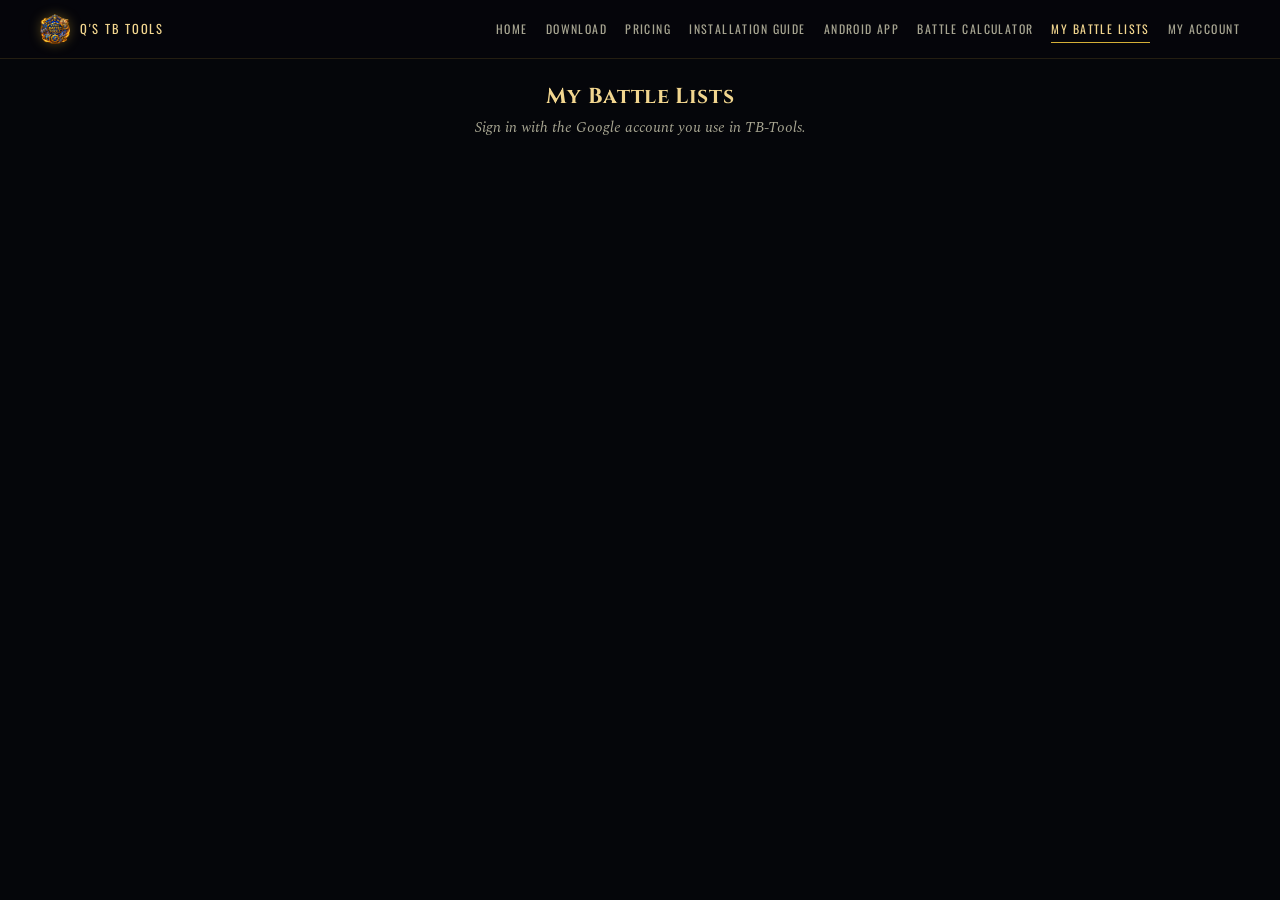
<file: lists.html>
<!DOCTYPE html>
<html lang="en">
<head>
<meta charset="UTF-8" />
<meta name="viewport" content="width=device-width, initial-scale=1.0, viewport-fit=cover" />
<title>My Battle Lists — Q's TB Tools</title>
<meta name="description" content="View your Battle Calculator lists on any device." />
<meta name="theme-color" content="#05060a" />
<link rel="icon" href="tools-logo.png" />
<script src="https://accounts.google.com/gsi/client" async defer></script>
<script src="session.js"></script>
<link rel="preconnect" href="https://fonts.googleapis.com">
<link rel="preconnect" href="https://fonts.gstatic.com" crossorigin>
<link href="https://fonts.googleapis.com/css2?family=Cinzel:wght@500;600;700;800&family=Spectral:ital,wght@0,400;0,500;0,600;1,400&family=Oswald:wght@400;500;600&display=swap" rel="stylesheet">
<style>
  :root {
    --void: #05060a;
    --panel: #0c1020;
    --panel-line: #1c2440;
    --gold: #d4af37;
    --gold-bright: #f2d68f;
    --gold-dim: #8a742f;
    --emerald: #3d6b42;
    --emerald-bright: #6fa373;
    --danger: #c25b5b;
    --danger-bright: #e08585;
    --ink: #e9e6da;
    --ink-dim: #a8a692;
    --display: 'Cinzel', serif;
    --body: 'Spectral', serif;
    --utility: 'Oswald', sans-serif;
  }
  * { box-sizing: border-box; }
  body {
    margin: 0;
    min-height: 100vh;
    background: var(--void);
    color: var(--ink);
    font-family: var(--body);
    line-height: 1.5;
    overflow-x: hidden;
  }
  a { color: var(--gold-bright); }

  main { max-width: 620px; margin: 0 auto; padding: 22px 16px 80px; }
  h1 { font-family: var(--display); font-size: 1.35rem; color: var(--gold-bright); margin: 0 0 4px; text-align: center; letter-spacing: 0.03em; }
  p.sub { color: var(--ink-dim); margin: 0 0 18px; font-size: 0.92rem; text-align: center; font-style: italic; }
  #g_id_signin_container { display: flex; justify-content: center; margin: 10px 0; }

  .msg {
    background: var(--panel);
    border: 1px solid var(--panel-line);
    border-radius: 4px;
    padding: 18px;
    text-align: center;
    color: var(--ink-dim);
    font-size: 0.94rem;
    margin-top: 14px;
  }
  .msg strong { color: var(--ink); }
  .msg.error { border-color: var(--danger); color: var(--danger-bright); }
  .hidden { display: none !important; }

  .toolbar { display: flex; gap: 8px; align-items: center; margin-bottom: 10px; }
  select {
    flex: 1;
    min-width: 0;
    padding: 12px 12px;
    background: var(--panel);
    color: var(--ink);
    border: 1px solid var(--gold-dim);
    border-radius: 3px;
    font-family: var(--utility);
    font-size: 1rem;
    letter-spacing: 0.02em;
  }
  button.icon-btn {
    padding: 11px 13px;
    background: transparent;
    color: var(--gold-bright);
    border: 1px solid var(--panel-line);
    border-radius: 3px;
    font-family: var(--utility);
    font-size: 0.78rem;
    letter-spacing: 0.08em;
    text-transform: uppercase;
    cursor: pointer;
  }
  button.icon-btn:disabled { opacity: 0.5; }

  .meta { font-size: 0.8rem; color: var(--ink-dim); font-style: italic; margin: 0 2px 12px; }

  .tabs { display: flex; border-bottom: 1px solid var(--panel-line); margin-bottom: 12px; }
  .tab {
    flex: 1;
    padding: 10px 6px;
    background: none;
    border: none;
    border-bottom: 2px solid transparent;
    color: var(--ink-dim);
    font-family: var(--utility);
    font-size: 0.8rem;
    letter-spacing: 0.12em;
    text-transform: uppercase;
    cursor: pointer;
  }
  .tab[aria-selected="true"] { color: var(--gold-bright); border-bottom-color: var(--gold); }

  .section-title {
    font-family: var(--utility);
    font-size: 0.72rem;
    letter-spacing: 0.16em;
    text-transform: uppercase;
    color: var(--emerald-bright);
    margin: 16px 2px 6px;
  }
  .rows { list-style: none; margin: 0; padding: 0; background: var(--panel); border: 1px solid var(--panel-line); border-radius: 4px; }
  .row { display: flex; align-items: center; gap: 12px; padding: 8px 12px; border-bottom: 1px solid var(--panel-line); }
  .row:last-child { border-bottom: none; }
  .row img, .row .noimg {
    width: 44px; height: 44px; border-radius: 3px; object-fit: cover; flex-shrink: 0;
    background: #141a30; border: 1px solid var(--panel-line);
  }
  .row .noimg { display: flex; align-items: center; justify-content: center; font-family: var(--utility); color: var(--ink-dim); }
  .row .pos { font-family: var(--utility); color: var(--gold-dim); width: 22px; text-align: right; flex-shrink: 0; }
  .row .name { flex: 1; min-width: 0; }
  .row .name .troop { font-family: var(--utility); font-size: 1rem; color: var(--ink); letter-spacing: 0.02em; }
  .row .name .tier { color: var(--gold-bright); margin-left: 4px; font-family: var(--utility); }
  .row .name .group { font-size: 0.74rem; color: var(--ink-dim); font-style: italic; }
  .row .count {
    font-family: var(--utility);
    font-size: 1.25rem;
    color: var(--gold-bright);
    font-variant-numeric: tabular-nums;
    white-space: nowrap;
  }

  .capacity { margin-top: 16px; display: grid; gap: 8px; }
  .cap { background: var(--panel); border: 1px solid var(--panel-line); border-radius: 4px; padding: 10px 12px; }
  .cap-top { display: flex; justify-content: space-between; font-size: 0.82rem; color: var(--ink-dim); font-family: var(--utility); letter-spacing: 0.04em; }
  .cap-top .num { font-variant-numeric: tabular-nums; color: var(--ink); }
  .bar { height: 6px; background: #141a30; border-radius: 3px; margin-top: 6px; overflow: hidden; }
  .bar > span { display: block; height: 100%; background: var(--emerald-bright); }
  .cap.low .bar > span { background: var(--danger-bright); }
  .formula { font-size: 0.8rem; color: var(--ink-dim); margin: 14px 2px 0; font-style: italic; }
  .signed-in { text-align: center; font-size: 0.78rem; color: var(--ink-dim); margin-top: 26px; }
  .signed-in button { background: none; border: none; color: var(--gold-dim); font-family: inherit; font-size: inherit; text-decoration: underline; cursor: pointer; }
  :focus-visible { outline: 2px solid var(--gold-bright); outline-offset: 2px; }
</style>
<link rel="stylesheet" href="site-nav.css" />
<script src="site-nav.js" defer></script>
</head>
<body>
<header class="site-header" data-page="lists">
  <a class="site-brand" href="index.html"><img src="tools-logo.png" alt="" /><span>Q's TB Tools</span></a>
  <button type="button" class="site-menu-toggle" aria-expanded="false" aria-controls="site-nav">&#9776; Menu</button>
  <ul class="site-nav" id="site-nav">
    <li><a href="index.html" data-page="index">Home</a></li>
    <li><a href="index.html#download">Download</a></li>
    <li><a href="index.html#pricing">Pricing</a></li>
    <li><a href="install.html" data-page="install">Installation Guide</a></li>
    <li><a href="android.html" data-page="android">Android App</a></li>
    <li><a href="calculator.html" data-page="calculator">Battle Calculator</a></li>
    <li><a href="lists.html" data-page="lists">My Battle Lists</a></li>
    <li><a href="devices.html" data-page="devices subscribe subscribe-success">My Account</a></li>
    <li class="site-admin" hidden><a href="admin.html" data-page="admin">Admin</a></li>
  </ul>
</header>

<main>
  <h1>My Battle Lists</h1>
  <p class="sub" id="intro">Sign in with the Google account you use in TB-Tools.</p>

  <div id="g_id_signin_container"></div>
  <div class="msg hidden" id="status-msg"></div>

  <section id="viewer" class="hidden">
    <div class="toolbar">
      <label for="list-select" class="hidden">List</label>
      <select id="list-select" aria-label="Choose a list"></select>
      <button class="icon-btn" id="refresh-btn" title="Reload from server">Refresh</button>
    </div>
    <p class="meta" id="meta"></p>
    <p class="meta">To change or delete a list, open it in the <a href="calculator.html" style="color:inherit">Battle Calculator</a> (Results tab → Delete).</p>

    <div class="tabs" role="tablist">
      <button class="tab" role="tab" id="tab-troops" aria-selected="true">Troops</button>
      <button class="tab" role="tab" id="tab-order" aria-selected="false">Battle order</button>
    </div>

    <div id="panel-troops"></div>
    <div id="panel-order" class="hidden"></div>
  </section>

  <p class="signed-in hidden" id="signed-in"></p>
</main>

<script>
  const GOOGLE_CLIENT_ID_WEB = "47674606892-0m90hd0cd01kijo69ssuqtn1j3igp32i.apps.googleusercontent.com";
  const WORKER_BASE_URL = "https://auto-crypt.ccc-hq.com";
  const ICON_BASE = "img/troops/";
  const LAST_LIST_KEY = "tbtools.lastList";

  let idToken = null;
  let snapshot = null;

  const $ = (id) => document.getElementById(id);

  function esc(str) {
    const d = document.createElement("div");
    d.textContent = str == null ? "" : String(str);
    return d.innerHTML;
  }
  function fmt(n) { return n == null ? "—" : Number(n).toLocaleString(); }
  function store(key, value) { try { localStorage.setItem(key, value); } catch (e) {} }
  function recall(key) { try { return localStorage.getItem(key); } catch (e) { return null; } }

  function timeAgo(unix) {
    if (!unix) return "";
    const s = Math.max(0, Math.floor(Date.now() / 1000 - unix));
    if (s < 60) return "just now";
    if (s < 3600) return `${Math.floor(s / 60)} min ago`;
    if (s < 86400) return `${Math.floor(s / 3600)} h ago`;
    const d = Math.floor(s / 86400);
    return d === 1 ? "yesterday" : `${d} days ago`;
  }

  function showMessage(html, isError) {
    const el = $("status-msg");
    el.innerHTML = html;
    el.classList.toggle("error", !!isError);
    el.classList.remove("hidden");
  }
  function hideMessage() { $("status-msg").classList.add("hidden"); }

  function icon(entry) {
    if (entry.icon) {
      return `<img src="${ICON_BASE}${esc(entry.icon)}" alt="" loading="lazy" width="44" height="44" />`;
    }
    return `<span class="noimg">${esc((entry.label || "?").charAt(0))}</span>`;
  }

  function nameCell(entry) {
    return `<div class="name">
      <div><span class="troop">${esc(entry.label)}</span><span class="tier">${esc(entry.tier)}</span></div>
      <div class="group">${esc(entry.group || "")}</div>
    </div>`;
  }

  function renderList(list) {
    // Troops tab
    let html = "";
    if (list.record_missing) {
      html += `<div class="msg">The record <strong>${esc(list.record_name)}</strong> this list uses no longer exists on your PC, so there are no counts.</div>`;
    }
    for (const section of list.sections || []) {
      html += `<h2 class="section-title">${esc(section.title)}</h2><ul class="rows">`;
      for (const r of section.rows) {
        html += `<li class="row">${icon(r)}${nameCell(r)}<span class="count">${fmt(r.count)}</span></li>`;
      }
      html += `</ul>`;
    }
    if ((list.capacity || []).length) {
      html += `<div class="capacity">`;
      for (const c of list.capacity) {
        const pct = c.capacity > 0 ? (100 * c.used) / c.capacity : 0;
        const low = c.pool === "Leadership" && pct < 99;
        html += `<div class="cap${low ? " low" : ""}">
          <div class="cap-top"><span>${esc(c.pool)}</span><span class="num">${fmt(c.used)} / ${fmt(c.capacity)} (${pct.toFixed(1)}%)</span></div>
          <div class="bar"><span style="width:${Math.min(100, pct).toFixed(1)}%"></span></div>
        </div>`;
      }
      html += `</div>`;
    }
    html += `<p class="formula">Record: ${esc(list.record_name)} · ${esc(list.formula || "")}</p>`;
    $("panel-troops").innerHTML = html;

    // Battle order tab
    const order = list.battle_order || [];
    let oh = order.length
      ? `<p class="meta">The order your troops attack in, first to last.</p><ul class="rows">`
      : `<div class="msg">No battle order for this list.</div>`;
    order.forEach((r, i) => {
      oh += `<li class="row"><span class="pos">${i + 1}.</span>${icon(r)}${nameCell(r)}</li>`;
    });
    if (order.length) oh += `</ul>`;
    $("panel-order").innerHTML = oh;
  }

  function selectTab(which) {
    const troops = which === "troops";
    $("tab-troops").setAttribute("aria-selected", String(troops));
    $("tab-order").setAttribute("aria-selected", String(!troops));
    $("panel-troops").classList.toggle("hidden", !troops);
    $("panel-order").classList.toggle("hidden", troops);
  }

  // 2026-09-24: lists from EVERY computer on this account (one snapshot per
  // computer), flattened into one picker. `allLists[i]` = { list, computer }.
  let allLists = [];

  function renderSnapshot(data) {
    // Newer Worker: data.computers[]; older Worker: a single data.snapshot.
    const computers = Array.isArray(data.computers) && data.computers.length
      ? data.computers
      : (data.snapshot ? [{ device_name: data.device_name, updated_at: data.updated_at, snapshot: data.snapshot }] : []);
    allLists = [];
    computers.forEach((c) => {
      ((c.snapshot && c.snapshot.lists) || []).forEach((l) => allLists.push({ list: l, computer: c }));
    });
    snapshot = computers.length ? computers[0].snapshot : null;

    if (!allLists.length) {
      $("viewer").classList.add("hidden");
      showMessage(
        `<strong>No lists synced yet.</strong><br>Open the Battle Calculator in TB-Tools on your PC. ` +
        `Your lists upload automatically when the app starts and every time you save (setting: "Sync my lists to the TB-Tools website" on the Results tab).`
      );
      return;
    }
    hideMessage();
    const select = $("list-select");
    const multiPC = computers.length > 1;
    const pcName = (c) => c.device_name || "Unnamed computer";
    const keyOf = (e) => `${pcName(e.computer)}\u0001${e.list.name}`;
    const wanted = recall(LAST_LIST_KEY) || (snapshot && snapshot.last_list);

    // Grouped by Registration record -- and by computer when there's more
    // than one -- each option showing the formula too.
    const shortFormula = (f) => String(f || "").split(" (")[0];
    const groups = new Map();
    allLists.forEach((e, i) => {
      const rec = e.list.record_name || "No record";
      const key = multiPC ? `${pcName(e.computer)} — ${rec}` : rec;
      if (!groups.has(key)) groups.set(key, []);
      groups.get(key).push({ l: e.list, i });
    });
    const useGroups = groups.size > 1;
    select.innerHTML = [...groups.keys()].sort((a, b) => a.localeCompare(b)).map((g) => {
      const opts = groups.get(g).map(({ l, i }) => {
        const f = shortFormula(l.formula);
        const label = l.name.includes(f) || !f ? l.name : `${l.name} — ${f}`;
        return `<option value="${i}">${esc(label)}</option>`;
      }).join("");
      return useGroups ? `<optgroup label="${esc(g)}">${opts}</optgroup>` : opts;
    }).join("");

    let idx = allLists.findIndex((e) => keyOf(e) === wanted);
    if (idx < 0) idx = allLists.findIndex((e) => e.list.name === wanted);
    if (idx < 0) idx = 0;
    select.value = String(idx);
    $("viewer").classList.remove("hidden");
    showEntry(idx);
  }

  function showEntry(idx) {
    const e = allLists[idx];
    if (!e) return;
    const c = e.computer;
    $("meta").textContent = `Synced ${timeAgo(c.updated_at)}${c.device_name ? " from " + c.device_name : ""}.`;
    renderList(e.list);
  }


  async function loadLists() {
    const btn = $("refresh-btn");
    btn.disabled = true;
    try {
      const res = await fetch(`${WORKER_BASE_URL}/calc/lists`, {
        method: "POST",
        headers: { "Content-Type": "application/json" },
        body: JSON.stringify({ id_token: idToken }),
      });
      const body = await res.json().catch(() => ({}));
      if (res.status === 401) {
        showMessage("Your sign-in expired. Please sign in again.", true);
        TBSession.expired();
        return;
      }
      if (res.status === 403 && body.error === "no_calc_access") {
        $("viewer").classList.add("hidden");
        const pending = body.ccc === "pending";
        showMessage(
          pending
            ? `<strong>Your cCc membership request is waiting for approval.</strong><br>Your lists will show up here once it's approved.`
            : `<strong>This account doesn't have Battle Calculator access.</strong><br>` +
              `<a href="subscribe.html?tier=battlecalc">Get the Battle Calculator</a> — or, if you're in the cCc clan, ` +
              `<a href="subscribe.html">request free access</a>.`
        );
        return;
      }
      if (!res.ok) throw new Error(body.detail || body.error || `Could not load lists (${res.status})`);
      renderSnapshot(body);
    } catch (err) {
      showMessage(esc(err.message || "Something went wrong."), true);
    } finally {
      btn.disabled = false;
    }
  }

  function handleCredentialResponse(token, email, info) {
    idToken = token;
    if (info && info.refresh) return; // silent renewal: keep the page as it is
    $("signed-in").innerHTML = `Signed in as ${esc(email)} · <button id="signout">Sign out</button>`;
    $("signed-in").classList.remove("hidden");
    $("signout").addEventListener("click", () => TBSession.signOut());
    $("g_id_signin_container").classList.add("hidden");
    $("intro").classList.add("hidden");
    showMessage("Loading your lists…");
    loadLists();
  }

  $("list-select").addEventListener("change", (e) => {
    const entry = allLists[Number(e.target.value)];
    if (!entry) return;
    store(LAST_LIST_KEY, `${entry.computer.device_name || "Unnamed computer"}\u0001${entry.list.name}`);
    showEntry(Number(e.target.value));
  });
  $("refresh-btn").addEventListener("click", loadLists);
  $("tab-troops").addEventListener("click", () => selectTab("troops"));
  $("tab-order").addEventListener("click", () => selectTab("order"));

  window.onload = function () {
    // Shared sign-in (session.js): reuses a sign-in from another TB-Tools page.
    TBSession.start({
      clientId: GOOGLE_CLIENT_ID_WEB,
      container: $("g_id_signin_container"),
      buttonWidth: 280,
      onSignIn: handleCredentialResponse,
    });
  };
</script>
</body>
</html>
</file>
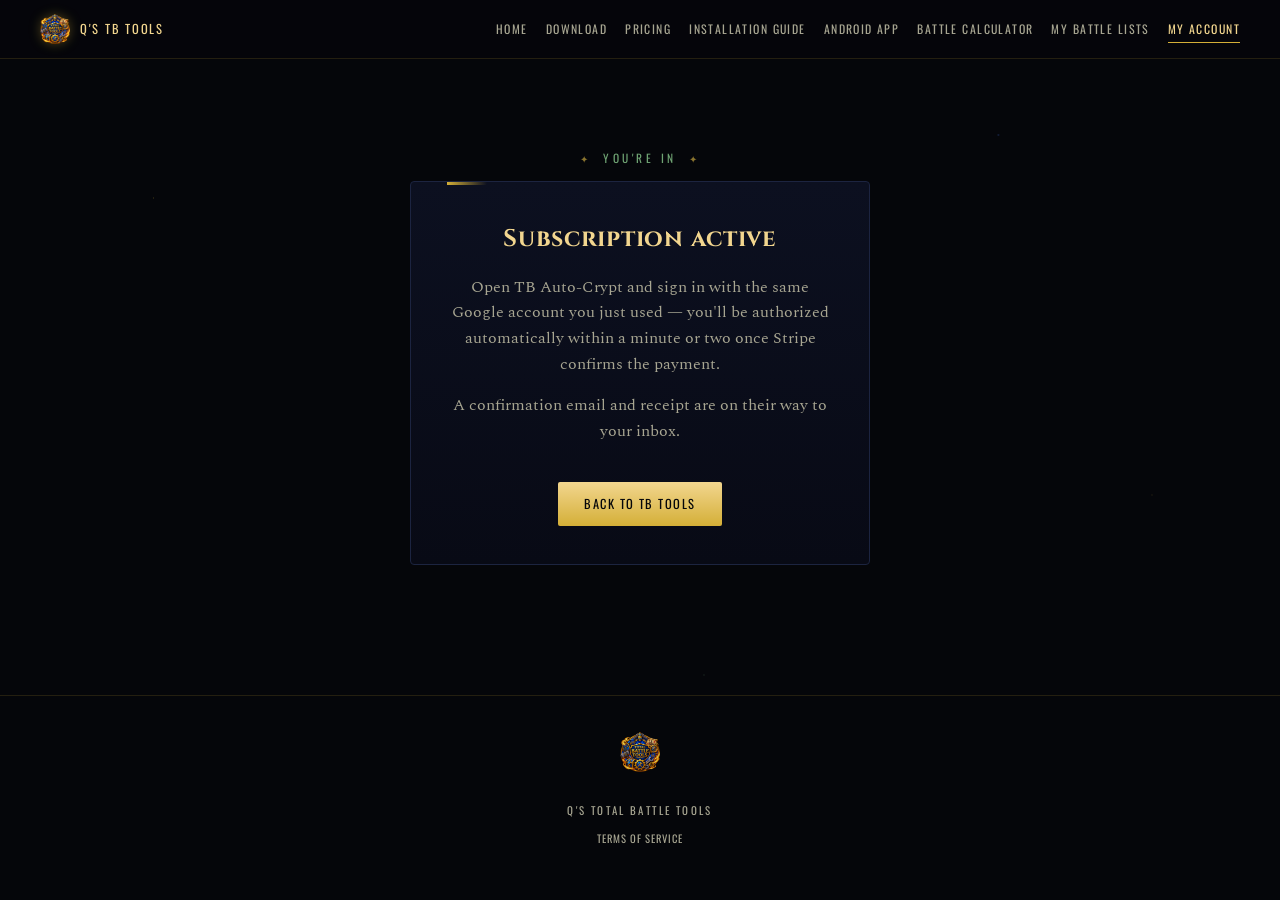
<file: subscribe-success.html>
<!DOCTYPE html>
<html lang="en">
<head>
<meta charset="UTF-8" />
<meta name="viewport" content="width=device-width, initial-scale=1.0" />
<title>Subscribed — Q's TB Tools</title>
<meta name="description" content="Your TB Auto-Crypt subscription is active." />
<link rel="icon" href="tools-logo.png" />
<link rel="preconnect" href="https://fonts.googleapis.com">
<link rel="preconnect" href="https://fonts.gstatic.com" crossorigin>
<link href="https://fonts.googleapis.com/css2?family=Cinzel:wght@500;600;700;800&family=Spectral:ital,wght@0,400;0,500;0,600;1,400&family=Oswald:wght@400;500;600&display=swap" rel="stylesheet">
<style>
  :root {
    --void: #05060a;
    --panel: #0c1020;
    --panel-line: #1c2440;
    --gold: #d4af37;
    --gold-bright: #f2d68f;
    --gold-dim: #8a742f;
    --emerald: #3d6b42;
    --emerald-bright: #6fa373;
    --ink: #e9e6da;
    --ink-dim: #a8a692;
    --display: 'Cinzel', serif;
    --body: 'Spectral', serif;
    --utility: 'Oswald', sans-serif;
  }
  * { box-sizing: border-box; }
  body {
    margin: 0;
    min-height: 100vh;
    background: var(--void);
    color: var(--ink);
    font-family: var(--body);
    line-height: 1.6;
    overflow-x: hidden;
  }
  a { color: inherit; }
  .stars {
    position: fixed;
    inset: 0;
    z-index: 0;
    pointer-events: none;
    background-image:
      radial-gradient(1px 1px at 12% 22%, rgba(212,175,55,0.3), transparent),
      radial-gradient(1.5px 1.5px at 78% 15%, rgba(63,111,214,0.3), transparent),
      radial-gradient(1px 1px at 55% 75%, rgba(111,163,115,0.28), transparent),
      radial-gradient(1px 1px at 90% 55%, rgba(212,175,55,0.2), transparent);
    background-repeat: no-repeat;
    background-size: 100% 100%;
  }

  main { position: relative; z-index: 1; display: flex; justify-content: center; padding: 90px 20px 130px; }
  .eyebrow {
    font-family: var(--utility);
    letter-spacing: 0.3em;
    text-transform: uppercase;
    font-size: 0.72rem;
    color: var(--emerald-bright);
    margin: 0 0 14px;
    text-align: center;
  }
  .eyebrow::before, .eyebrow::after { content: '✦'; color: var(--gold-dim); margin: 0 12px; font-size: 0.62rem; }
  .card {
    max-width: 460px;
    background: linear-gradient(180deg, var(--panel) 0%, #080a15 100%);
    border: 1px solid var(--panel-line);
    border-radius: 4px;
    padding: 38px 36px;
    text-align: center;
    position: relative;
  }
  .card::before {
    content: '';
    position: absolute;
    top: 0; left: 36px;
    width: 40px; height: 3px;
    background: linear-gradient(90deg, var(--gold), transparent);
  }
  h1 { font-family: var(--display); font-size: 1.5rem; letter-spacing: 0.03em; color: var(--gold-bright); margin: 0 0 16px; }
  p { color: var(--ink-dim); }
  .cta {
    display: inline-block;
    margin-top: 22px;
    padding: 12px 26px;
    font-family: var(--utility);
    font-size: 0.78rem;
    letter-spacing: 0.12em;
    text-transform: uppercase;
    text-decoration: none;
    color: var(--void);
    background: linear-gradient(180deg, var(--gold-bright), var(--gold));
    border-radius: 2px;
    transition: transform 0.25s ease, box-shadow 0.25s ease;
  }
  .cta:hover { transform: translateY(-2px); box-shadow: 0 8px 20px rgba(212,175,55,0.25); }
  footer {
    position: relative;
    z-index: 1;
    border-top: 1px solid rgba(212,175,55,0.15);
    padding: 36px 20px 46px;
    text-align: center;
  }
  footer img { height: 40px; width: 40px; object-fit: contain; opacity: 0.85; margin-bottom: 10px; }
  footer .foot-word {
    font-family: var(--utility);
    font-size: 0.68rem;
    letter-spacing: 0.22em;
    text-transform: uppercase;
    color: var(--ink-dim);
  }
  footer .foot-links {
    margin: 10px 0 0;
    font-family: var(--utility);
    font-size: 0.66rem;
    letter-spacing: 0.1em;
    text-transform: uppercase;
  }
  footer .foot-links a {
    color: var(--ink-dim);
    text-decoration: none;
  }
  footer .foot-links a:hover { color: var(--gold-bright); }
  :focus-visible { outline: 2px solid var(--gold-bright); outline-offset: 3px; }
</style>
<link rel="stylesheet" href="site-nav.css" />
<script src="site-nav.js" defer></script>
</head>
<body>
<div class="stars"></div>
<header class="site-header" data-page="subscribe-success">
  <a class="site-brand" href="index.html"><img src="tools-logo.png" alt="" /><span>Q's TB Tools</span></a>
  <button type="button" class="site-menu-toggle" aria-expanded="false" aria-controls="site-nav">&#9776; Menu</button>
  <ul class="site-nav" id="site-nav">
    <li><a href="index.html" data-page="index">Home</a></li>
    <li><a href="index.html#download">Download</a></li>
    <li><a href="index.html#pricing">Pricing</a></li>
    <li><a href="install.html" data-page="install">Installation Guide</a></li>
    <li><a href="android.html" data-page="android">Android App</a></li>
    <li><a href="calculator.html" data-page="calculator">Battle Calculator</a></li>
    <li><a href="lists.html" data-page="lists">My Battle Lists</a></li>
    <li><a href="devices.html" data-page="devices subscribe subscribe-success">My Account</a></li>
    <li class="site-admin" hidden><a href="admin.html" data-page="admin">Admin</a></li>
  </ul>
</header>

<main>
  <div>
    <p class="eyebrow">You're In</p>
    <div class="card">
      <h1>Subscription active</h1>
      <p>
        Open TB Auto-Crypt and sign in with the same Google account you just
        used — you'll be authorized automatically within a minute or two
        once Stripe confirms the payment.
      </p>
      <p>A confirmation email and receipt are on their way to your inbox.</p>
      <a class="cta" href="index.html">Back to TB Tools</a>
    </div>
  </div>
</main>

<footer>
  <img src="tools-logo.png" alt="Total Battle Tools" />
  <p class="foot-word">Q's Total Battle Tools</p>
  <p class="foot-links"><a href="terms.html">Terms of Service</a></p>
</footer>
</body>
</html>
</file>
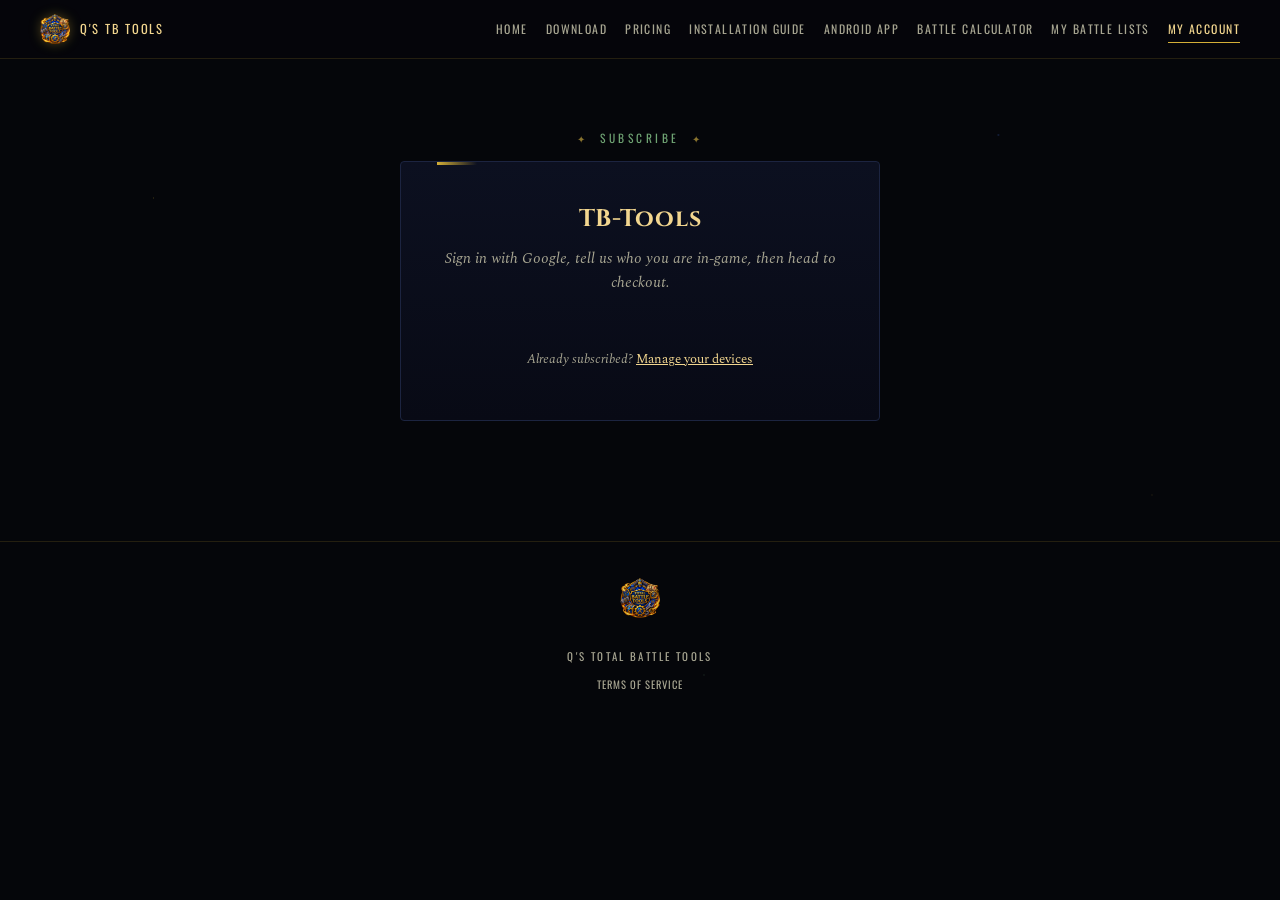
<file: subscribe.html>
<!DOCTYPE html>
<html lang="en">
<head>
<meta charset="UTF-8" />
<meta name="viewport" content="width=device-width, initial-scale=1.0" />
<title>Subscribe — Q's TB Tools</title>
<meta name="description" content="Subscribe to TB Auto-Crypt and the Battle Calculator." />
<link rel="icon" href="tools-logo.png" />
<script src="https://accounts.google.com/gsi/client" async defer></script>
<script src="session.js"></script>
<link rel="preconnect" href="https://fonts.googleapis.com">
<link rel="preconnect" href="https://fonts.gstatic.com" crossorigin>
<link href="https://fonts.googleapis.com/css2?family=Cinzel:wght@500;600;700;800&family=Spectral:ital,wght@0,400;0,500;0,600;1,400&family=Oswald:wght@400;500;600&display=swap" rel="stylesheet">
<style>
  :root {
    --void: #05060a;
    --panel: #0c1020;
    --panel-line: #1c2440;
    --gold: #d4af37;
    --gold-bright: #f2d68f;
    --gold-dim: #8a742f;
    --emerald: #3d6b42;
    --emerald-bright: #6fa373;
    --danger: #c25b5b;
    --danger-bright: #e08585;
    --ink: #e9e6da;
    --ink-dim: #a8a692;
    --display: 'Cinzel', serif;
    --body: 'Spectral', serif;
    --utility: 'Oswald', sans-serif;
  }
  * { box-sizing: border-box; }
  body {
    margin: 0;
    min-height: 100vh;
    background: var(--void);
    color: var(--ink);
    font-family: var(--body);
    line-height: 1.6;
    overflow-x: hidden;
  }
  a { color: inherit; }
  .stars {
    position: fixed;
    inset: 0;
    z-index: 0;
    pointer-events: none;
    background-image:
      radial-gradient(1px 1px at 12% 22%, rgba(212,175,55,0.3), transparent),
      radial-gradient(1.5px 1.5px at 78% 15%, rgba(63,111,214,0.3), transparent),
      radial-gradient(1px 1px at 55% 75%, rgba(111,163,115,0.28), transparent),
      radial-gradient(1px 1px at 90% 55%, rgba(212,175,55,0.2), transparent);
    background-repeat: no-repeat;
    background-size: 100% 100%;
  }

  main {
    position: relative;
    z-index: 1;
    display: flex;
    justify-content: center;
    padding: 70px 20px 120px;
  }
  .eyebrow {
    font-family: var(--utility);
    letter-spacing: 0.3em;
    text-transform: uppercase;
    font-size: 0.72rem;
    color: var(--emerald-bright);
    margin: 0 0 14px;
    text-align: center;
  }
  .eyebrow::before, .eyebrow::after {
    content: '✦';
    color: var(--gold-dim);
    margin: 0 12px;
    font-size: 0.62rem;
  }
  .card {
    width: 100%;
    max-width: 480px;
    background: linear-gradient(180deg, var(--panel) 0%, #080a15 100%);
    border: 1px solid var(--panel-line);
    border-radius: 4px;
    padding: 38px 36px;
    position: relative;
  }
  .card::before {
    content: '';
    position: absolute;
    top: 0; left: 36px;
    width: 40px; height: 3px;
    background: linear-gradient(90deg, var(--gold), transparent);
  }
  h1 {
    font-family: var(--display);
    font-size: 1.5rem;
    letter-spacing: 0.03em;
    color: var(--gold-bright);
    margin: 0 0 8px;
    text-align: center;
  }
  p.sub {
    color: var(--ink-dim);
    margin: 0 0 28px;
    font-size: 0.94rem;
    text-align: center;
    font-style: italic;
  }
  .step { display: none; }
  .step.active { display: block; }
  label {
    display: block;
    font-family: var(--utility);
    font-size: 0.72rem;
    letter-spacing: 0.1em;
    text-transform: uppercase;
    margin: 18px 0 8px;
    color: var(--ink-dim);
  }
  input[type="text"] {
    width: 100%;
    padding: 11px 14px;
    background: var(--void);
    border: 1px solid var(--panel-line);
    border-radius: 2px;
    color: var(--ink);
    font-family: var(--body);
    font-size: 0.96rem;
  }
  input[type="text"]:focus {
    outline: none;
    border-color: var(--gold-dim);
  }
  .plan-list {
    display: flex;
    flex-direction: column;
    gap: 10px;
    margin-top: 8px;
  }
  .plan-group-label {
    font-family: var(--utility);
    font-size: 0.68rem;
    letter-spacing: 0.08em;
    text-transform: uppercase;
    color: var(--ink-dim);
    margin: 6px 0 -2px;
    text-align: center;
  }
  .plan-option { position: relative; }
  .plan-option input[type="radio"] {
    position: absolute;
    opacity: 0;
    width: 1px; height: 1px;
  }
  .plan-option label {
    display: flex;
    align-items: center;
    justify-content: space-between;
    gap: 12px;
    margin: 0;
    padding: 13px 16px;
    background: var(--void);
    border: 1px solid var(--panel-line);
    border-radius: 2px;
    cursor: pointer;
    transition: border-color 0.2s ease, background 0.2s ease;
    text-transform: none;
    letter-spacing: normal;
    font-family: var(--body);
  }
  .plan-option label:hover { border-color: var(--gold-dim); }
  .plan-option input[type="radio"]:checked + label {
    border-color: var(--gold);
    background: rgba(212,175,55,0.07);
  }
  .plan-name-row { display: flex; align-items: center; gap: 8px; }
  .plan-name { font-family: var(--utility); font-size: 0.9rem; letter-spacing: 0.03em; color: var(--ink); }
  .plan-badge {
    font-family: var(--utility);
    font-size: 0.62rem;
    letter-spacing: 0.08em;
    text-transform: uppercase;
    color: var(--void);
    background: var(--gold);
    padding: 2px 8px;
    border-radius: 2px;
  }
  .plan-name, .plan-badge { white-space: nowrap; }
  .plan-billed { font-size: 0.78rem; color: var(--ink-dim); font-style: italic; margin-top: 2px; }
  .plan-price { font-family: var(--utility); font-size: 0.94rem; color: var(--gold-bright); white-space: nowrap; }
  .ccc-box {
    margin: 18px 0 4px;
    padding: 14px 16px;
    border: 1px solid var(--gold-dim);
    background: rgba(212,175,55,0.06);
    border-radius: 2px;
    font-size: 0.9rem;
  }
  .ccc-box strong { color: var(--gold-bright); font-family: var(--utility); letter-spacing: 0.04em; font-weight: 500; }
  .ccc-box .ccc-hint { color: var(--ink-dim); font-size: 0.82rem; font-style: italic; margin: 6px 0 0 25px; }
  .ccc-box .consent-row { margin-top: 0; }
  .ccc-note { font-size: 0.82rem; color: var(--gold-bright); font-style: italic; text-align: center; margin: 10px 0 0; }
  .ccc-done { margin-top: 18px; padding: 16px; border: 1px solid var(--emerald-bright, #6fa373); border-radius: 2px; text-align: center; font-size: 0.94rem; }
  .consent-row {
    display: flex;
    align-items: flex-start;
    gap: 10px;
    margin-top: 16px;
  }
  .consent-row input[type="checkbox"] {
    flex-shrink: 0;
    margin-top: 3px;
    width: 15px;
    height: 15px;
    accent-color: var(--gold);
    cursor: pointer;
  }
  .consent-label {
    display: block;
    margin: 0;
    font-family: var(--body);
    font-size: 0.82rem;
    letter-spacing: normal;
    text-transform: none;
    color: var(--ink-dim);
    cursor: pointer;
  }
  .consent-label a { color: var(--gold-bright); }
  button.cta-primary {
    width: 100%;
    margin-top: 26px;
    padding: 13px;
    font-family: var(--utility);
    font-size: 0.78rem;
    letter-spacing: 0.12em;
    text-transform: uppercase;
    color: var(--void);
    background: linear-gradient(180deg, var(--gold-bright), var(--gold));
    border: none;
    border-radius: 2px;
    cursor: pointer;
    transition: transform 0.25s ease, box-shadow 0.25s ease;
  }
  button.cta-primary:hover:not(:disabled) {
    transform: translateY(-2px);
    box-shadow: 0 8px 20px rgba(212,175,55,0.25);
  }
  button.cta-primary:disabled { opacity: 0.5; cursor: not-allowed; }
  .or-divider {
    display: flex;
    align-items: center;
    gap: 10px;
    margin: 18px 0 2px;
    font-family: var(--utility);
    font-size: 0.66rem;
    letter-spacing: 0.14em;
    text-transform: uppercase;
    color: var(--ink-dim);
  }
  .or-divider::before, .or-divider::after {
    content: '';
    flex: 1;
    height: 1px;
    background: var(--panel-line);
  }
  button.cta-secondary {
    width: 100%;
    margin-top: 12px;
    padding: 12px;
    font-family: var(--utility);
    font-size: 0.76rem;
    letter-spacing: 0.1em;
    text-transform: uppercase;
    color: var(--ink);
    background: transparent;
    border: 1px solid var(--panel-line);
    border-radius: 2px;
    cursor: pointer;
    transition: border-color 0.25s ease, color 0.25s ease;
  }
  button.cta-secondary:hover:not(:disabled) {
    border-color: var(--gold-dim);
    color: var(--gold-bright);
  }
  button.cta-secondary:disabled { opacity: 0.5; cursor: not-allowed; }
  #g_id_signin_container { display: flex; justify-content: center; margin: 6px 0 4px; }
  .signed-in-as {
    font-family: var(--utility);
    font-size: 0.76rem;
    letter-spacing: 0.06em;
    color: var(--emerald-bright);
    margin-top: 18px;
    text-align: center;
  }
  .error {
    color: var(--danger-bright);
    font-size: 0.84rem;
    margin-top: 14px;
    text-align: center;
    display: none;
  }
  .footer-note {
    color: var(--ink-dim);
    font-size: 0.8rem;
    margin-top: 26px;
    text-align: center;
    font-style: italic;
  }
  .footer-note a { color: var(--gold-bright); font-style: normal; }
  footer {
    position: relative;
    z-index: 1;
    border-top: 1px solid rgba(212,175,55,0.15);
    padding: 36px 20px 46px;
    text-align: center;
  }
  footer img {
    height: 40px;
    width: 40px;
    object-fit: contain;
    opacity: 0.85;
    margin-bottom: 10px;
  }
  footer .foot-word {
    font-family: var(--utility);
    font-size: 0.68rem;
    letter-spacing: 0.22em;
    text-transform: uppercase;
    color: var(--ink-dim);
  }
  footer .foot-links {
    margin: 10px 0 0;
    font-family: var(--utility);
    font-size: 0.66rem;
    letter-spacing: 0.1em;
    text-transform: uppercase;
  }
  footer .foot-links a {
    color: var(--ink-dim);
    text-decoration: none;
  }
  footer .foot-links a:hover { color: var(--gold-bright); }
  :focus-visible { outline: 2px solid var(--gold-bright); outline-offset: 3px; }
</style>
<link rel="stylesheet" href="site-nav.css" />
<script src="site-nav.js" defer></script>
</head>
<body>
<div class="stars"></div>
<header class="site-header" data-page="subscribe">
  <a class="site-brand" href="index.html"><img src="tools-logo.png" alt="" /><span>Q's TB Tools</span></a>
  <button type="button" class="site-menu-toggle" aria-expanded="false" aria-controls="site-nav">&#9776; Menu</button>
  <ul class="site-nav" id="site-nav">
    <li><a href="index.html" data-page="index">Home</a></li>
    <li><a href="index.html#download">Download</a></li>
    <li><a href="index.html#pricing">Pricing</a></li>
    <li><a href="install.html" data-page="install">Installation Guide</a></li>
    <li><a href="android.html" data-page="android">Android App</a></li>
    <li><a href="calculator.html" data-page="calculator">Battle Calculator</a></li>
    <li><a href="lists.html" data-page="lists">My Battle Lists</a></li>
    <li><a href="devices.html" data-page="devices subscribe subscribe-success">My Account</a></li>
    <li class="site-admin" hidden><a href="admin.html" data-page="admin">Admin</a></li>
  </ul>
</header>

<main>
  <div>
    <p class="eyebrow">Subscribe</p>
    <div class="card">
      <h1>TB-Tools</h1>
      <p class="sub">Sign in with Google, tell us who you are in-game, then head to checkout.</p>

      <!-- Step 1: Google sign-in -->
      <div class="step active" id="step-signin">
        <div id="g_id_signin_container"></div>
        <div class="error" id="signin-error"></div>
      </div>

      <!-- Step 2: tier + plan + registration form (name + TB username) -->
      <div class="step" id="step-register">
        <div class="signed-in-as" id="signed-in-as"></div>

        <!-- 2026-09-23: cCc clan members -- free Battle Calculator, 50% off Auto-Crypt. -->
        <div id="ccc-box" class="ccc-box" style="display:none;"></div>

        <div id="purchase-fields">
          <label>Choose a tool package</label>
          <div class="plan-list" id="tier-list"></div>

          <label>Choose a plan</label>
          <div class="plan-list" id="plan-list"></div>
          <p class="ccc-note" id="ccc-discount-note" style="display:none;">Your 50% cCc discount is applied automatically at checkout.</p>
        </div>

        <label for="display-name">Your name</label>
        <input type="text" id="display-name" placeholder="e.g. Alex" autocomplete="name" />

        <label for="tb-username">Main Total Battle username</label>
        <input type="text" id="tb-username" placeholder="Your in-game name" autocomplete="off" />

        <div class="consent-row">
          <input type="checkbox" id="agree-terms" />
          <label for="agree-terms" class="consent-label">
            I have read and agree to the <a href="terms.html" target="_blank" rel="noopener">Terms of Service</a>, including the no-refunds policy.
          </label>
        </div>

        <div class="consent-row" id="withdrawal-row">
          <input type="checkbox" id="agree-withdrawal" />
          <label for="agree-withdrawal" class="consent-label">
            I understand access begins immediately and I waive my right to withdraw from this purchase (EU customers — see Terms §8).
          </label>
        </div>

        <div class="error" id="register-error"></div>

        <button class="cta-primary" id="continue-btn" disabled>Continue to checkout</button>
        <div class="or-divider" id="or-divider">or</div>
        <button class="cta-secondary" id="continue-btn-paypal" disabled>Pay with PayPal</button>
        <div class="ccc-done" id="ccc-done" style="display:none;"></div>
      </div>

      <p class="footer-note">
        Already subscribed? <a href="devices.html">Manage your devices</a>
      </p>
    </div>
  </div>
</main>

<footer>
  <img src="tools-logo.png" alt="Total Battle Tools" />
  <p class="foot-word">Q's Total Battle Tools</p>
  <p class="foot-links"><a href="terms.html">Terms of Service</a></p>
</footer>

<script>
  // ── Fill in your Web application OAuth client ID (Google Cloud Console) ──
  const GOOGLE_CLIENT_ID_WEB = "47674606892-0m90hd0cd01kijo69ssuqtn1j3igp32i.apps.googleusercontent.com";
  const WORKER_BASE_URL = "https://auto-crypt.ccc-hq.com";

  // ── Tiers — key must match one of TIER_PLAN_PRICE_ENV_VARS in worker.js ──
  // Which tool(s) a subscription unlocks. Add a new tier here (and give it
  // its own PLANS_BY_TIER / TRIALS_BY_TIER entry below) any time a new
  // standalone tool or bundle ships.
  const TIERS = [
    { key: "all_in", label: "All-In", desc: "Everything: Auto-Crypt + Battle Calculator", badge: "Best value", checked: true },
    { key: "autocrypt", label: "Auto-Crypt", desc: "Just the crypt-running automation", badge: null, checked: false },
    { key: "battlecalc", label: "Battle Calculator", desc: "Just the troop stack calculator", badge: null, checked: false },
  ];

  // ── Plans — per tier, key must match one of TIER_PLAN_PRICE_ENV_VARS[tier]
  // in worker.js. This is the one place to edit when a price changes or a
  // new billing period is added (plus the matching secret in the
  // Cloudflare dashboard). price/billed are display text only -- the
  // actual amount charged always comes from the Stripe Price itself, this
  // just needs to describe it accurately so nobody's surprised at checkout.
  //{ key: "annual", label: "Yearly", price: "€79.99 / yr", billed: "Billed per year", badge: "Save 33% • Best value", checked: false },
  const PLANS_BY_TIER = {
    all_in: [
      { key: "monthly", label: "Monthly", price: "€12.99 / mo", billed: "Billed monthly", badge: null, checked: true },
      { key: "quarterly", label: "3 Months", price: "€32.49 / 3 mo", billed: "Billed every 3 months", badge: "Save 17%", checked: false },
      { key: "semiannual", label: "6 Months", price: "€58.49 / 6 mo", billed: "Billed every 6 months", badge: "Save 25%", checked: false },
    ],
    // Prices set 2026-09-23 (Stripe Prices: STRIPE_PRICE_AUTOCRYPT_* on the Worker).
    autocrypt: [
      { key: "monthly", label: "Monthly", price: "€9.99 / mo", billed: "Billed monthly", badge: null, checked: true },
      { key: "quarterly", label: "3 Months", price: "€24.99 / 3 mo", billed: "Billed every 3 months", badge: "Save 17%", checked: false },
      { key: "semiannual", label: "6 Months", price: "€44.99 / 6 mo", billed: "Billed every 6 months", badge: "Save 25%", checked: false },
    ],
    // Prices set 2026-09-23 (Stripe Prices: STRIPE_PRICE_BATTLECALC_* on the Worker).
    battlecalc: [
      { key: "monthly", label: "Monthly", price: "€4.99 / mo", billed: "Billed monthly", badge: null, checked: true },
      { key: "quarterly", label: "3 Months", price: "€12.49 / 3 mo", billed: "Billed every 3 months", badge: "Save 17%", checked: false },
      { key: "semiannual", label: "6 Months", price: "€22.49 / 6 mo", billed: "Billed every 6 months", badge: "Save 25%", checked: false },
    ],
  };

  // Trials are a ONE-TIME payment (no auto-renewal) -- matches
  // TRIAL_PLAN_DAYS in worker.js. Limited to one trial per account, ever,
  // across ALL tiers (buying an Auto-Crypt trial uses up your one trial
  // for Battle Calculator too); the Worker rejects a second attempt with
  // "trial_already_used" and that message is shown in the error box below
  // the picker. Only tiers with real trial Prices configured on the Worker
  // are listed here -- an empty array just means no trial group renders
  // for that tier (nothing to click that would 500 at checkout).
  const TRIALS_BY_TIER = {
    all_in: [
      { key: "trial_7", label: "7-Day Trial", price: "€2.99", billed: "One-time payment, no auto-renewal", badge: "Trial", checked: false },
      { key: "trial_14", label: "14-Day Trial", price: "€4.99", billed: "One-time payment, no auto-renewal", badge: "Trial", checked: false },
    ],
    autocrypt: [],
    battlecalc: [],
  };

  // Deep-linked from index.html's buttons, e.g.
  // subscribe.html?plan=trial_7 (tier omitted -> defaults to all_in, same
  // as the pre-tier behavior these existing links already rely on) or
  // subscribe.html?tier=battlecalc&plan=monthly.
  const params = new URLSearchParams(window.location.search);
  const preselectedTier = params.get("tier");
  const preselectedPlan = params.get("plan");
  if (preselectedTier && TIERS.some((t) => t.key === preselectedTier)) {
    TIERS.forEach((t) => { t.checked = t.key === preselectedTier; });
  }

  function renderPlanGroup(plans) {
    return plans.map((p) => `
      <div class="plan-option">
        <input type="radio" name="plan" id="plan-${p.key}" value="${p.key}" ${p.checked ? "checked" : ""} />
        <label for="plan-${p.key}">
          <span>
            <span class="plan-name-row">
              <span class="plan-name">${p.label}</span>
              ${p.badge ? `<span class="plan-badge">${p.badge}</span>` : ""}
            </span>
            <div class="plan-billed">${p.billed}</div>
          </span>
          <span class="plan-price">${p.price}</span>
        </label>
      </div>
    `).join("");
  }

  function renderTiers() {
    const container = document.getElementById("tier-list");
    container.innerHTML = TIERS.map((t) => `
      <div class="plan-option">
        <input type="radio" name="tier" id="tier-${t.key}" value="${t.key}" ${t.checked ? "checked" : ""} />
        <label for="tier-${t.key}">
          <span>
            <span class="plan-name-row">
              <span class="plan-name">${t.label}</span>
              ${t.badge ? `<span class="plan-badge">${t.badge}</span>` : ""}
            </span>
            <div class="plan-billed">${t.desc}</div>
          </span>
        </label>
      </div>
    `).join("");
    document.querySelectorAll('input[name="tier"]').forEach((el) => {
      el.addEventListener("change", renderPlans);
    });
  }

  function getSelectedTier() {
    const checked = document.querySelector('input[name="tier"]:checked');
    return checked ? checked.value : TIERS[0].key;
  }

  function renderPlans() {
    const tier = getSelectedTier();
    const plans = PLANS_BY_TIER[tier] || [];
    const trials = TRIALS_BY_TIER[tier] || [];

    // A deep link's plan preselection only applies to plans/trials that
    // actually belong to the (possibly also deep-linked) selected tier --
    // otherwise fall back to each list's own default `checked` entry.
    if (preselectedPlan) {
      const matches = [...plans, ...trials].some((p) => p.key === preselectedPlan);
      if (matches) {
        [...plans, ...trials].forEach((p) => { p.checked = p.key === preselectedPlan; });
      }
    }

    const container = document.getElementById("plan-list");
    container.innerHTML =
      renderPlanGroup(plans) +
      (trials.length
        ? `<p class="plan-group-label">Or try it first (one-time, no renewal)</p>` + renderPlanGroup(trials)
        : "");
  }

  function getSelectedPlan() {
    const checked = document.querySelector('input[name="plan"]:checked');
    if (checked) return checked.value;
    const tier = getSelectedTier();
    const fallback = (PLANS_BY_TIER[tier] || [])[0];
    return fallback ? fallback.key : "monthly";
  }

  let currentIdToken = null;
  let currentEmail = null;

  function showStep(id) {
    document.querySelectorAll(".step").forEach((el) => el.classList.remove("active"));
    document.getElementById(id).classList.add("active");
  }

  function decodeJwtPayload(jwt) {
    const b64 = jwt.split(".")[1].replace(/-/g, "+").replace(/_/g, "/");
    return JSON.parse(decodeURIComponent(escape(atob(b64))));
  }

  function handleCredentialResponse(token, email, info) {
    currentIdToken = token;
    if (info && info.refresh) return;
    currentEmail = email;

    document.getElementById("signed-in-as").textContent = `Signed in as ${currentEmail}`;
    showStep("step-register");
    loadAccountStatus();
  }

  // ── cCc clan members (2026-09-23) ─────────────────────────────────────
  // approved -> only the Auto-Crypt package is offered (calculator is
  //             already free) and the Worker applies the 50% coupon itself;
  // pending  -> informational banner, buying at full price is still possible
  //             (approval later adds the discount to the live subscription);
  // else     -> "I'm a cCc member" checkbox that turns this form into a
  //             free membership request (no checkout at all).
  let cccMode = false;   // true while the "request membership" checkbox is ticked
  let cccTrialMode = false; // approved member with the free Auto-Crypt trial still available
  let cccStatus = null;

  async function loadAccountStatus() {
    try {
      const res = await fetch(`${WORKER_BASE_URL}/account/status`, {
        method: "POST",
        headers: { "Content-Type": "application/json" },
        body: JSON.stringify({ id_token: currentIdToken }),
      });
      if (!res.ok) throw new Error(String(res.status));
      const st = await res.json();
      cccStatus = st.ccc;
      if (st.display_name && !document.getElementById("display-name").value) {
        document.getElementById("display-name").value = st.display_name;
      }
      if (st.tb_username && !document.getElementById("tb-username").value) {
        document.getElementById("tb-username").value = st.tb_username;
      }
      renderCccBox(st);
    } catch (err) {
      // Older Worker without /account/status: page keeps working as before.
      console.warn("account status unavailable:", err);
    }
  }

  function renderCccBox(st) {
    const box = document.getElementById("ccc-box");
    if (st.ccc === "approved") {
      const trialDays = st.ccc_free_trial_days || 7;
      const trialEnd = new Date(Date.now() + trialDays * 86400000).toLocaleDateString(undefined, { day: "numeric", month: "long", year: "numeric" });
      box.innerHTML = `<strong>cCc member ✓</strong><br>The Battle Calculator is free for you — just sign in to TB-Tools with this Google account.` +
        (st.trial_available
          ? `<br><br><strong>Auto-Crypt: ${trialDays} days free, then 50% off.</strong> No card needed to start. ` +
            `If you start today, your free trial ends on <strong>${trialEnd}</strong>. ` +
            `To keep going after that, add a payment method on <a href="devices.html">your account page</a> before then — ` +
            `if you don't, Auto-Crypt simply stops at the end of the trial and nothing is charged.`
          : (st.ccc_discount_available ? ` Auto-Crypt is 50% off below.` : ``));
      cccTrialMode = !!st.trial_available;
      TIERS.forEach((t) => { t.checked = t.key === "autocrypt"; });
      TIERS.splice(0, TIERS.length, ...TIERS.filter((t) => t.key === "autocrypt"));
      renderTiers();
      renderPlans();
      document.getElementById("ccc-discount-note").style.display = st.ccc_discount_available ? "block" : "none";
      if (st.trial_available) {
        document.getElementById("ccc-discount-note").textContent =
          `First ${trialDays} days free, then your 50% cCc discount applies to the plan you pick.`;
        document.getElementById("continue-btn").textContent = "Start free trial";
        document.getElementById("continue-btn-paypal").textContent = "Start free trial with PayPal";
      }
    } else if (st.ccc === "pending") {
      box.innerHTML = `<strong>cCc request pending</strong><br>You'll get free Battle Calculator access once it's approved. ` +
        `After approval, come back to this page to claim your free ${st.ccc_free_trial_days || 7}-day Auto-Crypt trial — it doesn't start on its own. ` +
        `If you'd rather subscribe to Auto-Crypt now, your 50% discount is added to your subscription when you're approved.`;
    } else {
      box.innerHTML = `
        <div class="consent-row">
          <input type="checkbox" id="ccc-request" />
          <label for="ccc-request" class="consent-label"><strong>I'm a member of the cCc clan</strong></label>
        </div>
        <p class="ccc-hint">cCc members get the Battle Calculator for free and 50% off Auto-Crypt, after approval. Tick this to send a request — no payment needed. Once you're approved, come back here to claim your free 7-day Auto-Crypt trial; it doesn't start on its own.</p>`;
      const cb = document.getElementById("ccc-request");
      cb.addEventListener("change", () => setCccMode(cb.checked));
      if (location.hash === "#ccc") { cb.checked = true; setCccMode(true); }
    }
    box.style.display = "block";
  }

  function setCccMode(on) {
    cccMode = on;
    document.getElementById("purchase-fields").style.display = on ? "none" : "block";
    document.getElementById("withdrawal-row").style.display = on ? "none" : "flex";
    document.getElementById("or-divider").style.display = on ? "none" : "";
    document.getElementById("continue-btn-paypal").style.display = on ? "none" : "";
    document.getElementById("continue-btn").textContent = on ? "Send cCc request" : (cccTrialMode ? "Start free trial" : "Continue to checkout");
    updateContinueEnabled();
  }

  async function sendCccRequest() {
    const errorEl = document.getElementById("register-error");
    errorEl.style.display = "none";
    const name = document.getElementById("display-name").value.trim();
    const tbUsername = document.getElementById("tb-username").value.trim();
    if (!name || !tbUsername) {
      errorEl.textContent = "Please fill in both your name and your Total Battle username, so we can find you in the clan.";
      errorEl.style.display = "block";
      return;
    }
    const btn = document.getElementById("continue-btn");
    btn.disabled = true;
    btn.textContent = "Sending...";
    try {
      const res = await fetch(`${WORKER_BASE_URL}/ccc/request`, {
        method: "POST",
        headers: { "Content-Type": "application/json" },
        body: JSON.stringify({
          id_token: currentIdToken,
          name,
          tb_username: tbUsername,
          terms_accepted: document.getElementById("agree-terms").checked,
        }),
      });
      const body = await res.json().catch(() => ({}));
      if (!res.ok) throw new Error(body.detail || body.error || `Request failed (${res.status})`);
      const done = document.getElementById("ccc-done");
      done.innerHTML = body.ccc === "approved"
        ? `You're already an approved cCc member. <a href="devices.html">Go to your account →</a>`
        : `<strong>Request sent!</strong><br>Once it's approved you can sign in to TB-Tools with this Google account and use the Battle Calculator. ` +
          `<br><br><strong>Your free 7-day Auto-Crypt trial is claimed separately:</strong> after approval, come back to this page, sign in and press <em>Start free trial</em>. ` +
          `<br><br>Check your status any time on <a href="devices.html">your account page</a>.`;
      done.style.display = "block";
      btn.style.display = "none";
      document.getElementById("ccc-box").style.display = "none";
    } catch (err) {
      errorEl.textContent = err.message || "Something went wrong. Please try again.";
      errorEl.style.display = "block";
      btn.textContent = "Send cCc request";
      updateContinueEnabled();
    }
  }

  function updateContinueEnabled() {
    const agreedTerms = document.getElementById("agree-terms").checked;
    const agreedWithdrawal = document.getElementById("agree-withdrawal").checked;
    const ready = cccMode ? agreedTerms : (agreedTerms && agreedWithdrawal);
    document.getElementById("continue-btn").disabled = !ready;
    document.getElementById("continue-btn-paypal").disabled = !ready;
  }

  window.onload = function () {
    renderTiers();
    renderPlans();
    document.getElementById("agree-terms").addEventListener("change", updateContinueEnabled);
    document.getElementById("agree-withdrawal").addEventListener("change", updateContinueEnabled);
    TBSession.start({
      clientId: GOOGLE_CLIENT_ID_WEB,
      container: document.getElementById("g_id_signin_container"),
      buttonWidth: 300,
      onSignIn: handleCredentialResponse,
    });
  };

  // Shared by both checkout buttons -- paymentMethod is omitted for the
  // regular Managed Payments flow (card/Link/Apple Pay/Google Pay/local
  // methods) or "paypal" for the separate PayPal path (see worker.js's
  // handleCreateCheckout -- payment_method: "paypal" skips managed_payments
  // entirely since PayPal isn't on Managed Payments' supported list).
  async function startCheckout(paymentMethod, btn, otherBtn, busyLabel, defaultLabel) {
    const errorEl = document.getElementById("register-error");
    errorEl.style.display = "none";

    const name = document.getElementById("display-name").value.trim();
    const tbUsername = document.getElementById("tb-username").value.trim();
    const agreedTerms = document.getElementById("agree-terms").checked;
    const agreedWithdrawal = document.getElementById("agree-withdrawal").checked;

    if (!name || !tbUsername) {
      errorEl.textContent = "Please fill in both your name and your Total Battle username.";
      errorEl.style.display = "block";
      return;
    }
    // Belt and suspenders -- the buttons are already disabled until both
    // boxes are checked, but don't rely on that alone.
    if (!agreedTerms || !agreedWithdrawal) {
      errorEl.textContent = "Please check both boxes to confirm you've read the Terms of Service.";
      errorEl.style.display = "block";
      return;
    }

    btn.disabled = true;
    otherBtn.disabled = true;
    btn.textContent = busyLabel;

    try {
      // 1. Save registration details (name + TB username) against this Google account.
      const registerRes = await fetch(`${WORKER_BASE_URL}/register`, {
        method: "POST",
        headers: { "Content-Type": "application/json" },
        body: JSON.stringify({
          id_token: currentIdToken,
          name,
          tb_username: tbUsername,
          terms_accepted: agreedTerms,
          withdrawal_waived: agreedWithdrawal,
        }),
      });
      if (!registerRes.ok) {
        const body = await registerRes.json().catch(() => ({}));
        throw new Error(body.detail || body.error || `Registration failed (${registerRes.status})`);
      }

      // 2. Create a Stripe Checkout Session for the selected plan and redirect to it.
      const checkoutBody = { id_token: currentIdToken, tier: getSelectedTier(), plan: getSelectedPlan() };
      if (paymentMethod) checkoutBody.payment_method = paymentMethod;
      const checkoutRes = await fetch(`${WORKER_BASE_URL}/create-checkout`, {
        method: "POST",
        headers: { "Content-Type": "application/json" },
        body: JSON.stringify(checkoutBody),
      });
      if (!checkoutRes.ok) {
        const body = await checkoutRes.json().catch(() => ({}));
        throw new Error(body.detail || body.error || `Checkout failed (${checkoutRes.status})`);
      }
      const { url } = await checkoutRes.json();
      window.location.href = url;
    } catch (err) {
      errorEl.textContent = err.message || "Something went wrong. Please try again.";
      errorEl.style.display = "block";
      btn.textContent = defaultLabel;
      updateContinueEnabled(); // re-enable both buttons per current checkbox state
    }
  }

  document.getElementById("continue-btn").addEventListener("click", () => {
    if (cccMode) { sendCccRequest(); return; }
    const btn = document.getElementById("continue-btn");
    const paypalBtn = document.getElementById("continue-btn-paypal");
    startCheckout(undefined, btn, paypalBtn, "Working...", cccTrialMode ? "Start free trial" : "Continue to checkout");
  });

  document.getElementById("continue-btn-paypal").addEventListener("click", () => {
    const btn = document.getElementById("continue-btn-paypal");
    const primaryBtn = document.getElementById("continue-btn");
    startCheckout("paypal", btn, primaryBtn, "Working...", cccTrialMode ? "Start free trial with PayPal" : "Pay with PayPal");
  });
</script>

</body>
</html>
</file>
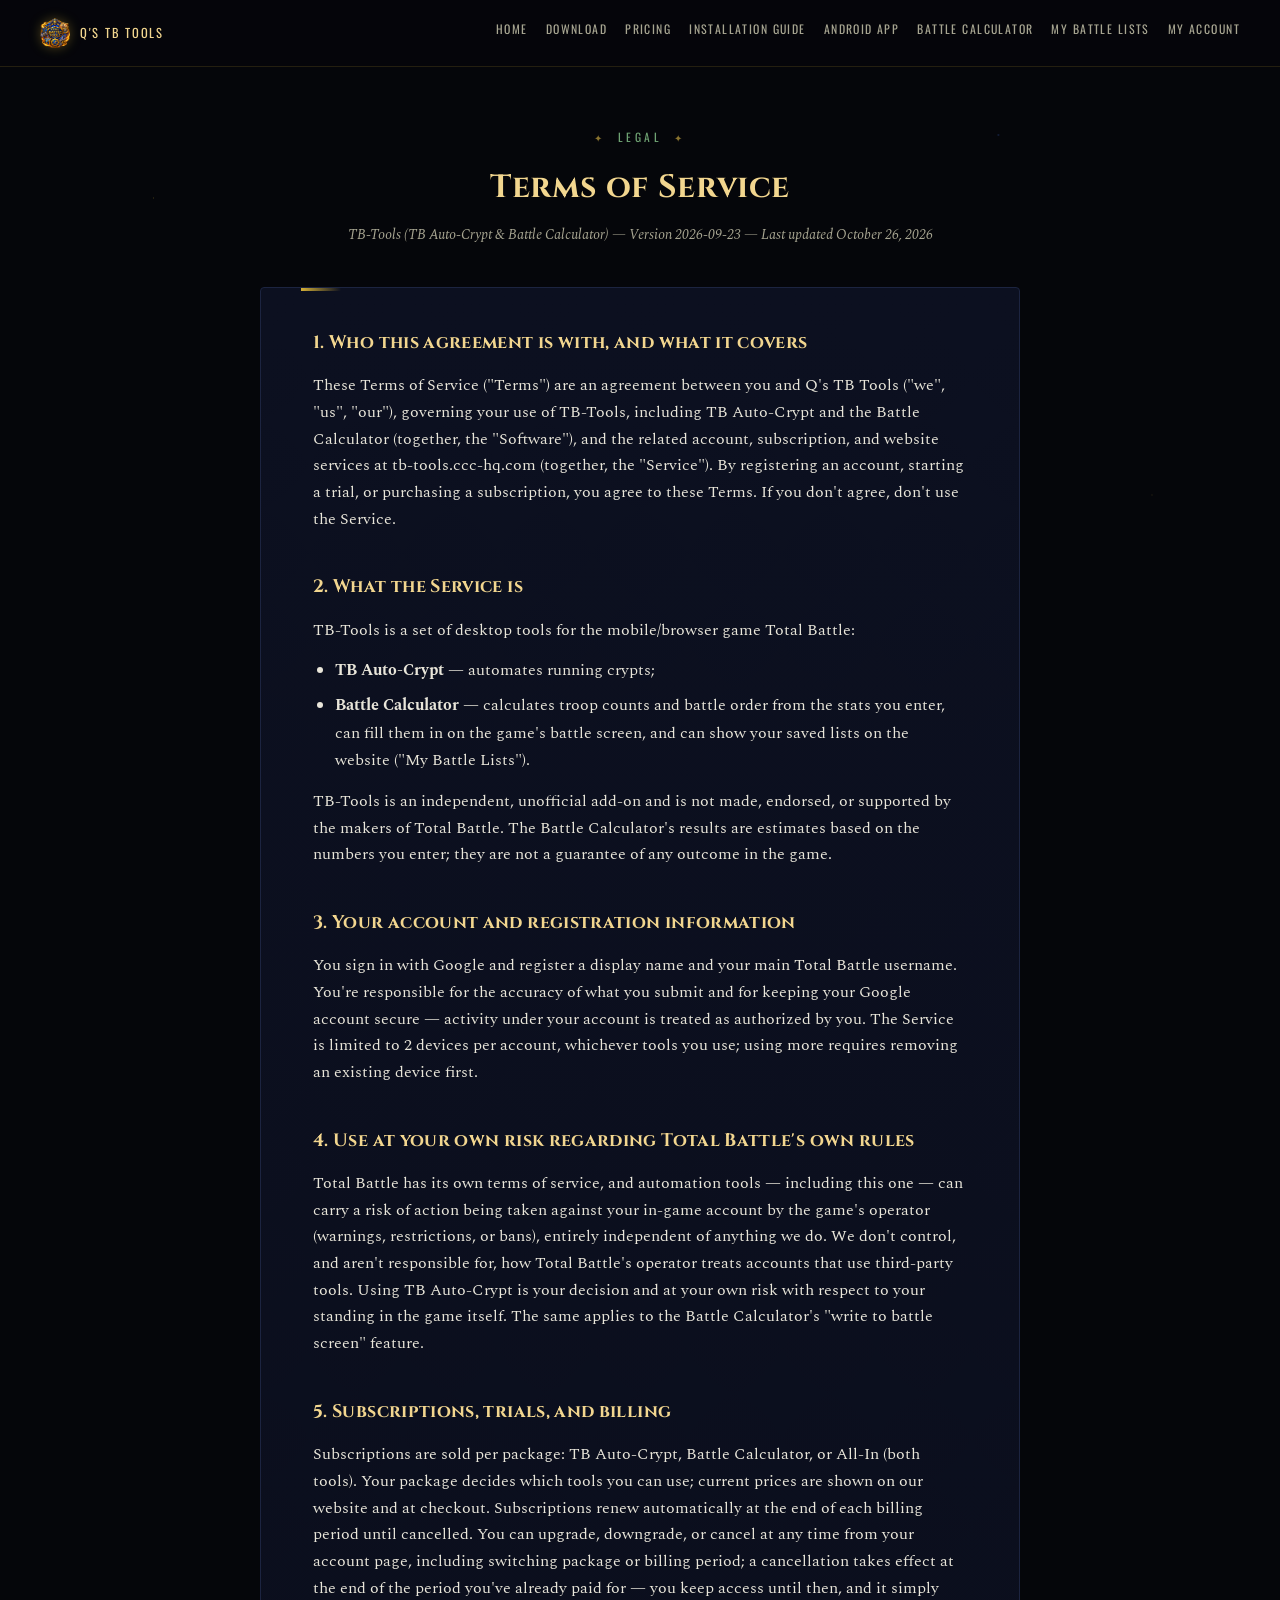
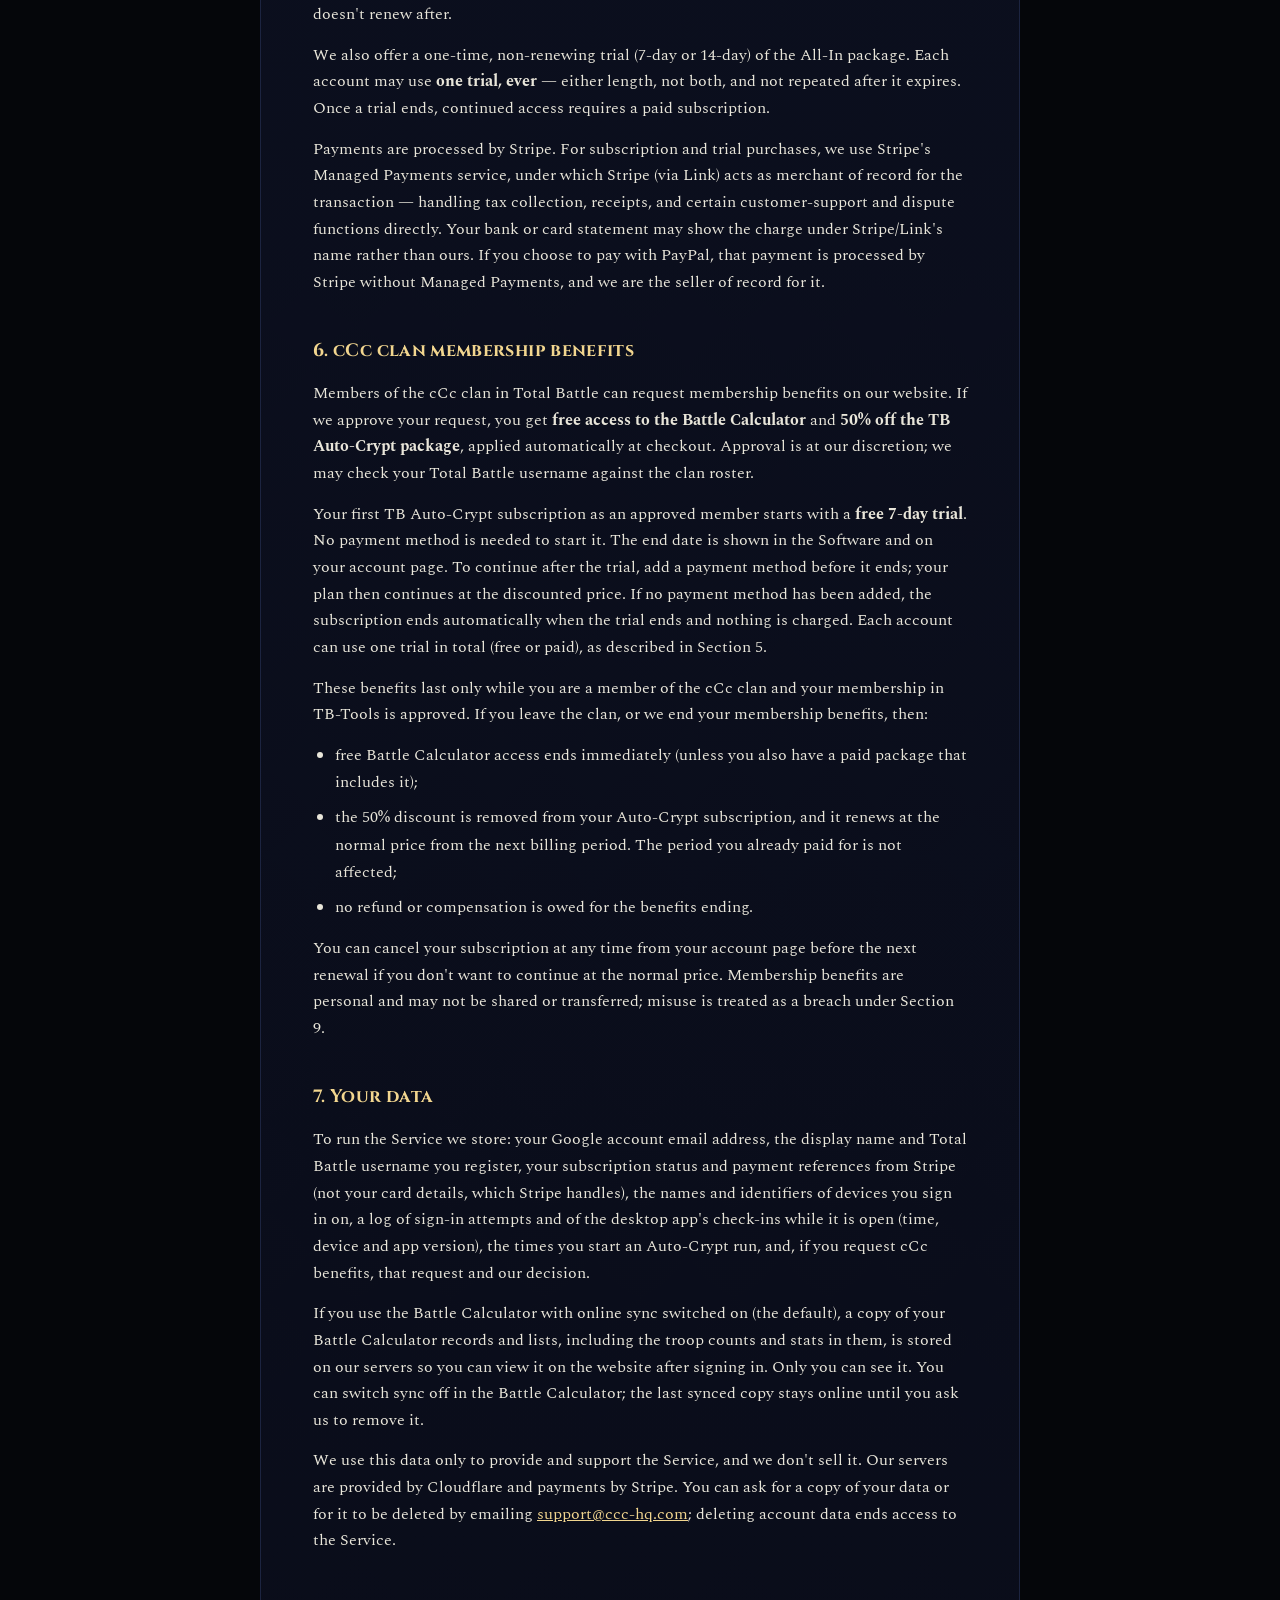
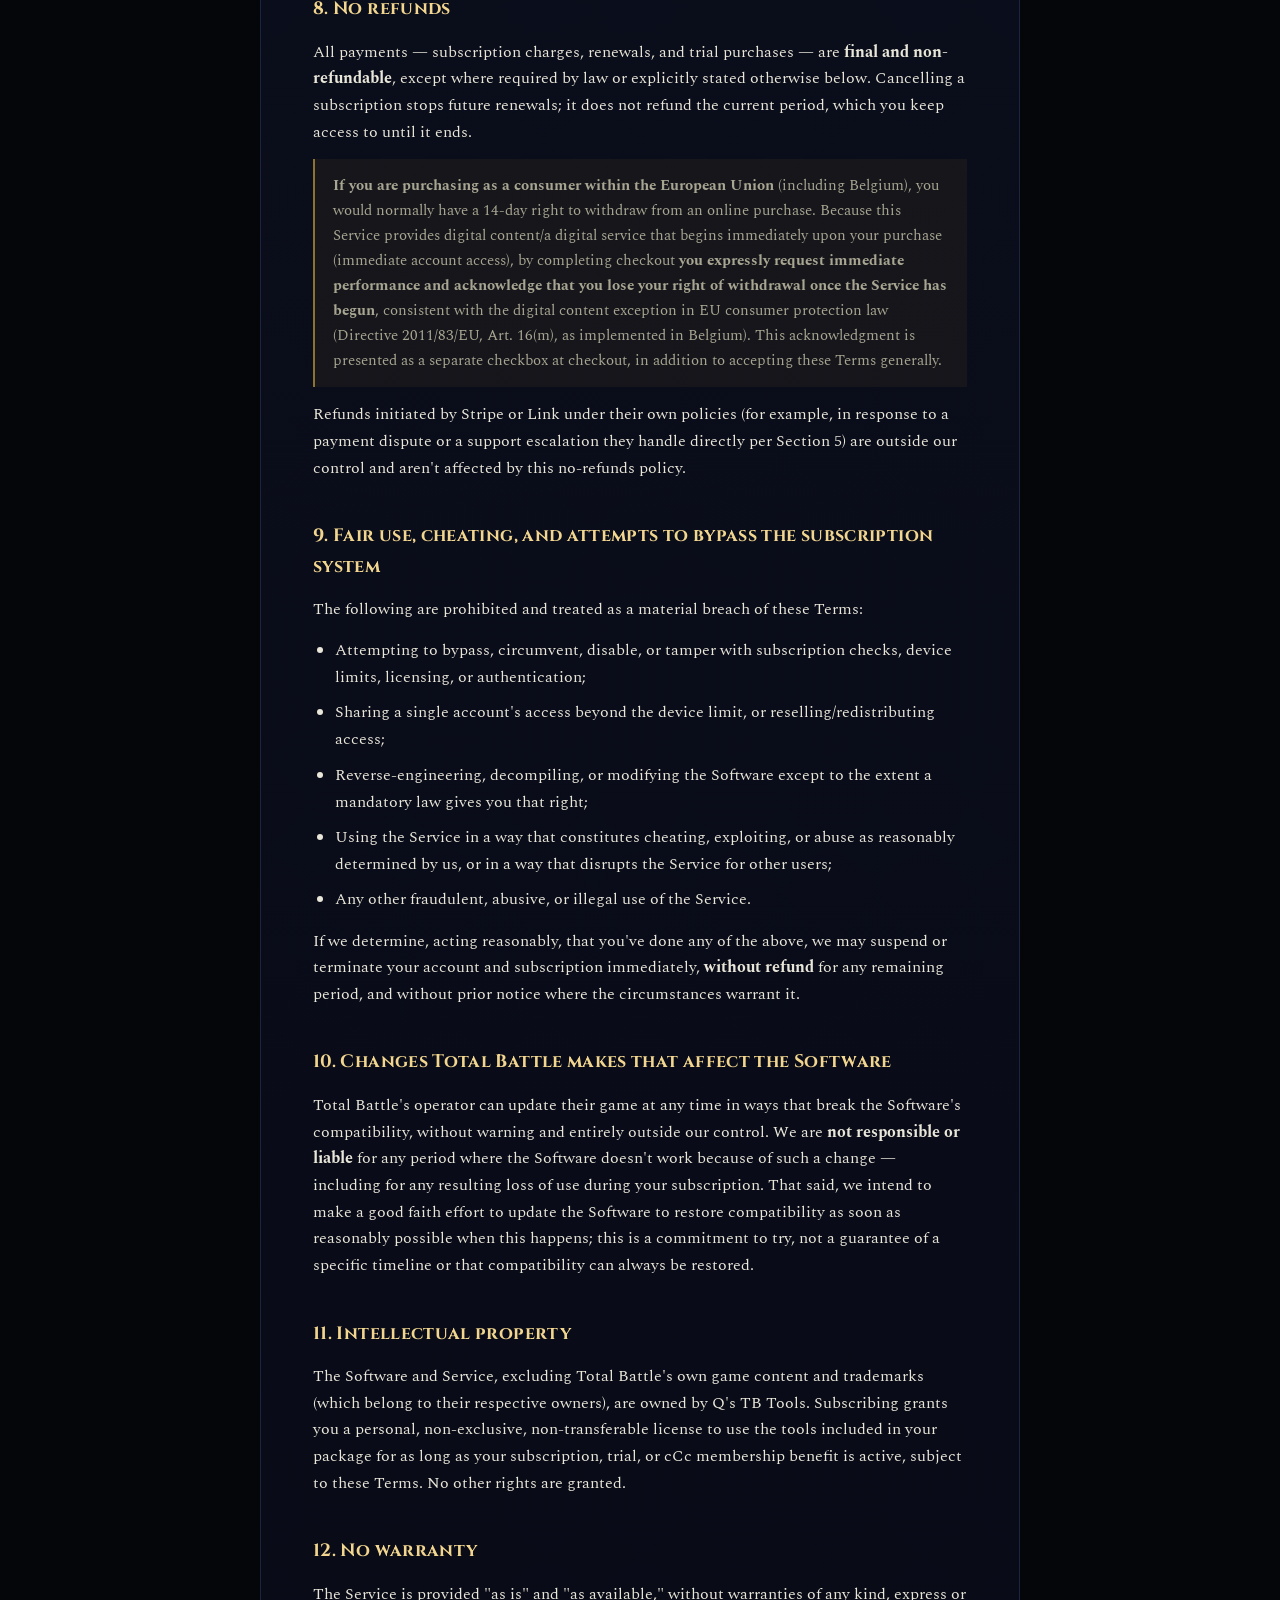
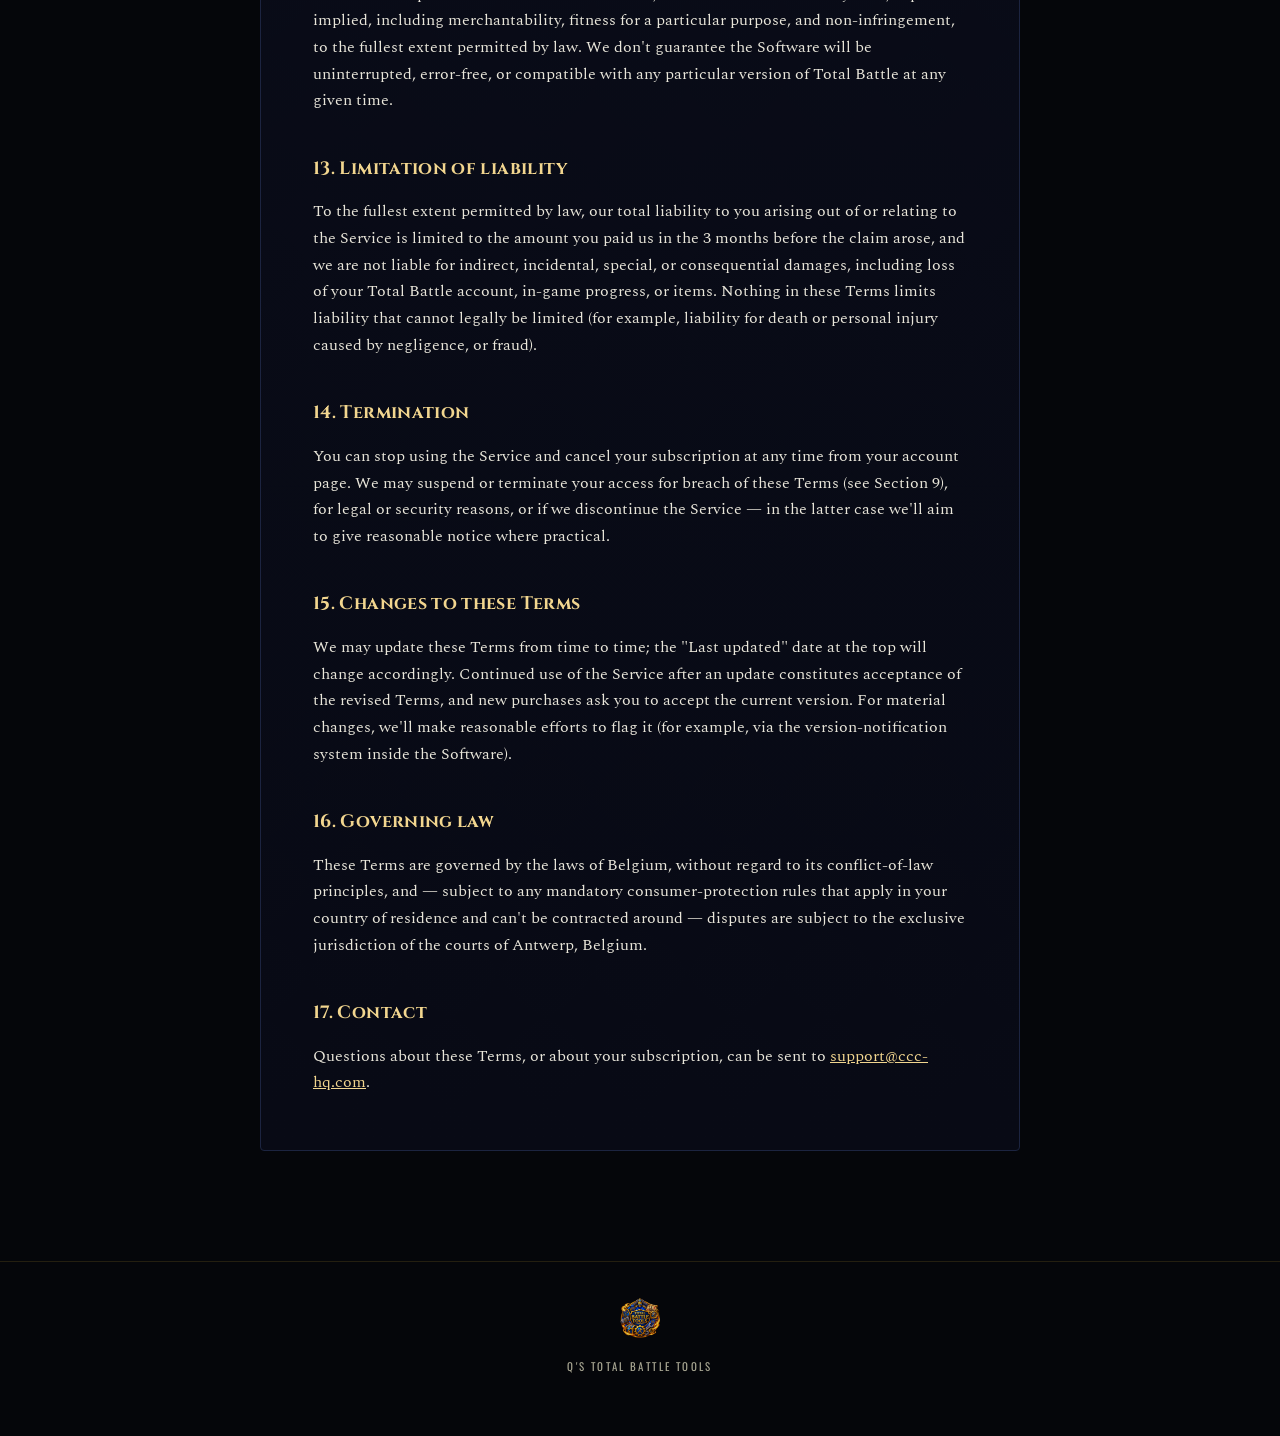
<file: terms.html>
<!DOCTYPE html>
<html lang="en">
<head>
<meta charset="UTF-8" />
<meta name="viewport" content="width=device-width, initial-scale=1.0" />
<title>Terms of Service — Q's TB Tools</title>
<meta name="description" content="Terms of Service for TB Auto-Crypt." />
<link rel="icon" href="tools-logo.png" />
<link rel="preconnect" href="https://fonts.googleapis.com">
<link rel="preconnect" href="https://fonts.gstatic.com" crossorigin>
<link href="https://fonts.googleapis.com/css2?family=Cinzel:wght@500;600;700;800&family=Spectral:ital,wght@0,400;0,500;0,600;1,400&family=Oswald:wght@400;500;600&display=swap" rel="stylesheet">
<style>
  :root {
    --void: #05060a;
    --panel: #0c1020;
    --panel-line: #1c2440;
    --gold: #d4af37;
    --gold-bright: #f2d68f;
    --gold-dim: #8a742f;
    --emerald: #3d6b42;
    --emerald-bright: #6fa373;
    --danger: #c25b5b;
    --danger-bright: #e08585;
    --ink: #e9e6da;
    --ink-dim: #a8a692;
    --display: 'Cinzel', serif;
    --body: 'Spectral', serif;
    --utility: 'Oswald', sans-serif;
  }
  * { box-sizing: border-box; }
  body {
    margin: 0;
    min-height: 100vh;
    background: var(--void);
    color: var(--ink);
    font-family: var(--body);
    line-height: 1.7;
    overflow-x: hidden;
  }
  a { color: var(--gold-bright); }
  .stars {
    position: fixed;
    inset: 0;
    z-index: 0;
    pointer-events: none;
    background-image:
      radial-gradient(1px 1px at 12% 22%, rgba(212,175,55,0.3), transparent),
      radial-gradient(1.5px 1.5px at 78% 15%, rgba(63,111,214,0.3), transparent),
      radial-gradient(1px 1px at 55% 75%, rgba(111,163,115,0.28), transparent),
      radial-gradient(1px 1px at 90% 55%, rgba(212,175,55,0.2), transparent);
    background-repeat: no-repeat;
    background-size: 100% 100%;
  }

  main {
    position: relative;
    z-index: 1;
    display: flex;
    justify-content: center;
    padding: 60px 20px 110px;
  }
  .doc {
    width: 100%;
    max-width: 760px;
  }
  .eyebrow {
    font-family: var(--utility);
    letter-spacing: 0.3em;
    text-transform: uppercase;
    font-size: 0.72rem;
    color: var(--emerald-bright);
    margin: 0 0 14px;
    text-align: center;
  }
  .eyebrow::before, .eyebrow::after {
    content: '✦';
    color: var(--gold-dim);
    margin: 0 12px;
    font-size: 0.62rem;
  }
  h1 {
    font-family: var(--display);
    font-size: 2rem;
    letter-spacing: 0.02em;
    color: var(--gold-bright);
    margin: 0 0 8px;
    text-align: center;
  }
  .updated {
    text-align: center;
    color: var(--ink-dim);
    font-size: 0.86rem;
    font-style: italic;
    margin: 0 0 40px;
  }
  .disclaimer {
    background: rgba(194,91,91,0.08);
    border: 1px solid rgba(194,91,91,0.35);
    border-radius: 4px;
    padding: 18px 22px;
    margin: 0 0 44px;
    font-size: 0.86rem;
    color: var(--ink-dim);
  }
  .disclaimer strong { color: var(--danger-bright); }
  .panel {
    background: linear-gradient(180deg, var(--panel) 0%, #080a15 100%);
    border: 1px solid var(--panel-line);
    border-radius: 4px;
    padding: 40px clamp(24px, 5vw, 52px);
    position: relative;
  }
  .panel::before {
    content: '';
    position: absolute;
    top: 0; left: 40px;
    width: 40px; height: 3px;
    background: linear-gradient(90deg, var(--gold), transparent);
  }
  h2 {
    font-family: var(--display);
    font-size: 1.12rem;
    letter-spacing: 0.02em;
    color: var(--gold-bright);
    margin: 40px 0 14px;
  }
  h2:first-child { margin-top: 0; }
  p { margin: 0 0 14px; color: var(--ink); font-size: 0.98rem; }
  ul, ol { margin: 0 0 14px; padding-left: 22px; }
  li { margin-bottom: 8px; }
  .fill {
    color: var(--gold-bright);
    background: rgba(212,175,55,0.1);
    padding: 1px 6px;
    border-radius: 2px;
    font-style: normal;
  }
  .callout {
    background: rgba(212,175,55,0.06);
    border-left: 2px solid var(--gold-dim);
    padding: 14px 18px;
    margin: 0 0 14px;
    font-size: 0.92rem;
    color: var(--ink-dim);
  }
  footer {
    position: relative;
    z-index: 1;
    border-top: 1px solid rgba(212,175,55,0.15);
    padding: 36px 20px 46px;
    text-align: center;
  }
  footer img {
    height: 40px;
    width: 40px;
    object-fit: contain;
    opacity: 0.85;
    margin-bottom: 10px;
  }
  footer .foot-word {
    font-family: var(--utility);
    font-size: 0.68rem;
    letter-spacing: 0.22em;
    text-transform: uppercase;
    color: var(--ink-dim);
  }
  :focus-visible { outline: 2px solid var(--gold-bright); outline-offset: 3px; }
</style>
<link rel="stylesheet" href="site-nav.css" />
<script src="site-nav.js" defer></script>
</head>
<body>
<div class="stars"></div>
<header class="site-header" data-page="terms">
  <a class="site-brand" href="index.html"><img src="tools-logo.png" alt="" /><span>Q's TB Tools</span></a>
  <button type="button" class="site-menu-toggle" aria-expanded="false" aria-controls="site-nav">&#9776; Menu</button>
  <ul class="site-nav" id="site-nav">
    <li><a href="index.html" data-page="index">Home</a></li>
    <li><a href="index.html#download">Download</a></li>
    <li><a href="index.html#pricing">Pricing</a></li>
    <li><a href="install.html" data-page="install">Installation Guide</a></li>
    <li><a href="android.html" data-page="android">Android App</a></li>
    <li><a href="calculator.html" data-page="calculator">Battle Calculator</a></li>
    <li><a href="lists.html" data-page="lists">My Battle Lists</a></li>
    <li><a href="devices.html" data-page="devices subscribe subscribe-success">My Account</a></li>
    <li class="site-admin" hidden><a href="admin.html" data-page="admin">Admin</a></li>
  </ul>
</header>

<main>
  <div class="doc">
    <p class="eyebrow">Legal</p>
    <h1>Terms of Service</h1>
    <p class="updated">TB-Tools (TB Auto-Crypt &amp; Battle Calculator) — Version 2026-09-23 — Last updated October 26, 2026</p>

    <!--div class="disclaimer">
      <strong>Template notice, not legal advice.</strong> This page was
      drafted as a starting point covering the points you asked for (no
      refunds, no liability for Total Battle's own changes, and removal
      without refund for cheating or bypass attempts) plus standard clauses
      that typically accompany them. It has not been reviewed by a
      lawyer. Before you rely on it — especially the refund/withdrawal
      section, which touches EU consumer-protection law — have it checked
      by someone qualified in Belgian/EU consumer and e-commerce law.
      Anywhere you see text in <span class="fill">gold</span>, fill in
      your real details before publishing.
    </div-->

    <div class="panel">

      <h2>1. Who this agreement is with, and what it covers</h2>
      <p>
        These Terms of Service ("Terms") are an agreement between you and
        Q's TB Tools ("we", "us", "our"),
        governing your use of TB-Tools, including TB Auto-Crypt and the
        Battle Calculator (together, the "Software"), and the related
        account, subscription, and website services at
        tb-tools.ccc-hq.com (together, the
        "Service"). By registering an account, starting a trial, or
        purchasing a subscription, you agree to these Terms. If you don't
        agree, don't use the Service.
      </p>

      <h2>2. What the Service is</h2>
      <p>
        TB-Tools is a set of desktop tools for the mobile/browser game Total
        Battle:
      </p>
      <ul>
        <li><strong>TB Auto-Crypt</strong> — automates running crypts;</li>
        <li><strong>Battle Calculator</strong> — calculates troop counts and
          battle order from the stats you enter, can fill them in on the
          game's battle screen, and can show your saved lists on the
          website ("My Battle Lists").</li>
      </ul>
      <p>
        TB-Tools is an independent, unofficial add-on and is not made,
        endorsed, or supported by the makers of Total Battle. The Battle
        Calculator's results are estimates based on the numbers you enter;
        they are not a guarantee of any outcome in the game.
      </p>

      <h2>3. Your account and registration information</h2>
      <p>
        You sign in with Google and register a display name and your main
        Total Battle username. You're responsible for the accuracy of what
        you submit and for keeping your Google account secure — activity
        under your account is treated as authorized by you. The Service is
        limited to 2 devices per account, whichever tools you use; using
        more requires removing an existing device first.
      </p>

      <h2>4. Use at your own risk regarding Total Battle's own rules</h2>
      <p>
        Total Battle has its own terms of service, and automation tools —
        including this one — can carry a risk of action being taken
        against your in-game account by the game's operator (warnings,
        restrictions, or bans), entirely independent of anything we do. We
        don't control, and aren't responsible for, how Total Battle's
        operator treats accounts that use third-party tools. Using TB
        Auto-Crypt is your decision and at your own risk with respect to
        your standing in the game itself. The same applies to the Battle
        Calculator's "write to battle screen" feature.
      </p>

      <h2>5. Subscriptions, trials, and billing</h2>
      <p>
        Subscriptions are sold per package: TB Auto-Crypt, Battle
        Calculator, or All-In (both tools). Your package decides which tools
        you can use; current prices are shown on our website and at
        checkout. Subscriptions renew automatically at the end of each billing
        period until cancelled. You can upgrade, downgrade, or cancel at
        any time from your account page, including switching package or
        billing period; a cancellation takes effect at
        the end of the period you've already paid for — you keep access
        until then, and it simply doesn't renew after.
      </p>
      <p>
        We also offer a one-time, non-renewing trial (7-day or 14-day) of
        the All-In package.
        Each account may use <strong>one trial, ever</strong> — either
        length, not both, and not repeated after it expires. Once a trial
        ends, continued access requires a paid subscription.
      </p>
      <p>
        Payments are processed by Stripe. For subscription and trial
        purchases, we use Stripe's Managed Payments service, under which
        Stripe (via Link) acts as merchant of record for the transaction —
        handling tax collection, receipts, and certain customer-support and
        dispute functions directly. Your bank or card statement may show
        the charge under Stripe/Link's name rather than ours. If you choose
        to pay with PayPal, that payment is processed by Stripe without
        Managed Payments, and we are the seller of record for it.
      </p>

      <h2>6. cCc clan membership benefits</h2>
      <p>
        Members of the cCc clan in Total Battle can request membership
        benefits on our website. If we approve your request, you get
        <strong>free access to the Battle Calculator</strong> and
        <strong>50% off the TB Auto-Crypt package</strong>, applied
        automatically at checkout. Approval is at our discretion; we may
        check your Total Battle username against the clan roster.
      </p>
      <p>
        Your first TB Auto-Crypt subscription as an approved member starts
        with a <strong>free 7-day trial</strong>. No payment method is needed
        to start it. The end date is shown in the Software and on your
        account page. To continue after the trial, add a payment method
        before it ends; your plan then continues at the discounted price.
        If no payment method has been added, the subscription ends
        automatically when the trial ends and nothing is charged. Each
        account can use one trial in total (free or paid), as described in
        Section 5.
      </p>
      <p>
        These benefits last only while you are a member of the cCc clan and
        your membership in TB-Tools is approved. If you leave the clan, or we
        end your membership benefits, then:
      </p>
      <ul>
        <li>free Battle Calculator access ends immediately (unless you also
          have a paid package that includes it);</li>
        <li>the 50% discount is removed from your Auto-Crypt subscription,
          and it renews at the normal price from the next billing period.
          The period you already paid for is not affected;</li>
        <li>no refund or compensation is owed for the benefits ending.</li>
      </ul>
      <p>
        You can cancel your subscription at any time from your account page
        before the next renewal if you don't want to continue at the normal
        price. Membership benefits are personal and may not be shared or
        transferred; misuse is treated as a breach under Section 9.
      </p>

      <h2>7. Your data</h2>
      <p>
        To run the Service we store: your Google account email address, the
        display name and Total Battle username you register, your
        subscription status and payment references from Stripe (not your
        card details, which Stripe handles), the names and identifiers of
        devices you sign in on, a log of sign-in attempts and of the desktop
        app's check-ins while it is open (time, device and app version),
        the times you start an Auto-Crypt run, and, if you request cCc
        benefits, that request and our decision.
      </p>
      <p>
        If you use the Battle Calculator with online sync switched on (the
        default), a copy of your Battle Calculator records and lists,
        including the troop counts and stats in them, is stored on our
        servers so you can view it on the website after signing in. Only you
        can see it. You can switch sync off in the Battle Calculator; the
        last synced copy stays online until you ask us to remove it.
      </p>
      <p>
        We use this data only to provide and support the Service, and we
        don't sell it. Our servers are provided by Cloudflare and payments by
        Stripe. You can ask for a copy of your data or for it to be deleted
        by emailing <a href="mailto:support@ccc-hq.com">support@ccc-hq.com</a>;
        deleting account data ends access to the Service.
      </p>

      <h2>8. No refunds</h2>
      <p>
        All payments — subscription charges, renewals, and trial purchases
        — are <strong>final and non-refundable</strong>, except where
        required by law or explicitly stated otherwise below. Cancelling a
        subscription stops future renewals; it does not refund the current
        period, which you keep access to until it ends.
      </p>
      <div class="callout">
        <strong>If you are purchasing as a consumer within the European
        Union</strong> (including Belgium), you would normally have a
        14-day right to withdraw from an online purchase. Because this
        Service provides digital content/a digital service that begins
        immediately upon your purchase (immediate account access), by
        completing checkout <strong>you expressly request immediate
        performance and acknowledge that you lose your right of withdrawal
        once the Service has begun</strong>, consistent with the digital
        content exception in EU consumer protection law (Directive
        2011/83/EU, Art. 16(m), as implemented in Belgium). This
        acknowledgment is presented as a separate checkbox at checkout, in
        addition to accepting these Terms generally.
      </div>
      <p>
        Refunds initiated by Stripe or Link under their own policies (for
        example, in response to a payment dispute or a support escalation
        they handle directly per Section 5) are outside our control and
        aren't affected by this no-refunds policy.
      </p>

      <h2>9. Fair use, cheating, and attempts to bypass the subscription system</h2>
      <p>
        The following are prohibited and treated as a material breach of
        these Terms:
      </p>
      <ul>
        <li>Attempting to bypass, circumvent, disable, or tamper with
          subscription checks, device limits, licensing, or authentication;</li>
        <li>Sharing a single account's access beyond the device limit,
          or reselling/redistributing access;</li>
        <li>Reverse-engineering, decompiling, or modifying the Software
          except to the extent a mandatory law gives you that right;</li>
        <li>Using the Service in a way that constitutes cheating, exploiting,
          or abuse as reasonably determined by us, or in a way that
          disrupts the Service for other users;</li>
        <li>Any other fraudulent, abusive, or illegal use of the Service.</li>
      </ul>
      <p>
        If we determine, acting reasonably, that you've done any of the
        above, we may suspend or terminate your account and subscription
        immediately, <strong>without refund</strong> for any remaining
        period, and without prior notice where the circumstances warrant
        it.
      </p>

      <h2>10. Changes Total Battle makes that affect the Software</h2>
      <p>
        Total Battle's operator can update their game at any time in ways
        that break the Software's compatibility, without warning and
        entirely outside our control. We are <strong>not responsible or
        liable</strong> for any period where the Software doesn't work
        because of such a change — including for any resulting loss of
        use during your subscription. That said, we intend to make a good
        faith effort to update the Software to restore compatibility as
        soon as reasonably possible when this happens; this is a
        commitment to try, not a guarantee of a specific timeline or that
        compatibility can always be restored.
      </p>

      <h2>11. Intellectual property</h2>
      <p>
        The Software and Service, excluding Total Battle's own game
        content and trademarks (which belong to their respective owners),
        are owned by Q's TB Tools. Subscribing
        grants you a personal, non-exclusive, non-transferable license to
        use the tools included in your package for as long as your
        subscription, trial, or cCc membership benefit is active, subject to
        these Terms. No other rights are granted.
      </p>

      <h2>12. No warranty</h2>
      <p>
        The Service is provided "as is" and "as available," without
        warranties of any kind, express or implied, including
        merchantability, fitness for a particular purpose, and
        non-infringement, to the fullest extent permitted by law. We don't
        guarantee the Software will be uninterrupted, error-free, or
        compatible with any particular version of Total Battle at any
        given time.
      </p>

      <h2>13. Limitation of liability</h2>
      <p>
        To the fullest extent permitted by law, our total liability to you
        arising out of or relating to the Service is limited to the amount
        you paid us in the 3 months before the claim arose, and we are not
        liable for indirect, incidental, special, or consequential
        damages, including loss of your Total Battle account, in-game
        progress, or items. Nothing in these Terms limits liability that
        cannot legally be limited (for example, liability for death or
        personal injury caused by negligence, or fraud).
      </p>

      <h2>14. Termination</h2>
      <p>
        You can stop using the Service and cancel your subscription at any
        time from your account page. We may suspend or terminate your
        access for breach of these Terms (see Section 9), for legal or
        security reasons, or if we discontinue the Service — in the latter
        case we'll aim to give reasonable notice where practical.
      </p>

      <h2>15. Changes to these Terms</h2>
      <p>
        We may update these Terms from time to time; the "Last updated"
        date at the top will change accordingly. Continued use of the
        Service after an update constitutes acceptance of the revised
        Terms, and new purchases ask you to accept the current version. For material changes, we'll make reasonable efforts to
        flag it (for example, via the version-notification system inside
        the Software).
      </p>

      <h2>16. Governing law</h2>
      <p>
        These Terms are governed by the laws of Belgium, without regard to
        its conflict-of-law principles, and — subject to any mandatory
        consumer-protection rules that apply in your country of residence
        and can't be contracted around — disputes are subject to the
        exclusive jurisdiction of the courts of Antwerp, Belgium.
      </p>

      <h2>17. Contact</h2>
      <p>
        Questions about these Terms, or about your subscription, can be
        sent to <a href="mailto:support@ccc-hq.com">support@ccc-hq.com</a>.
      </p>

    </div>
  </div>
</main>

<footer>
  <img src="tools-logo.png" alt="Total Battle Tools" />
  <p class="foot-word">Q's Total Battle Tools</p>
</footer>

</body>
</html>
</file>
<file: site-nav.css>
/* site-nav.css — the header and menu shared by every TB-Tools page
   (2026-10-16). The links themselves are in each page's <header>; site-nav.js
   marks the current page, shows "Admin" to admins and folds the menu on phones. */
header.site-header {
  position: relative;
  z-index: 5;
  display: flex;
  align-items: center;
  justify-content: space-between;
  flex-wrap: wrap;
  gap: 10px 20px;
  padding: 14px clamp(16px, 4vw, 40px);
  border-bottom: 1px solid rgba(212,175,55,0.15);
  background: rgba(5,6,10,0.6);
  font-family: 'Oswald', sans-serif;
}
.site-header .site-brand { display: flex; align-items: center; gap: 10px; text-decoration: none; flex: 0 0 auto; }
.site-header .site-brand img { height: 30px; width: 30px; object-fit: contain; filter: drop-shadow(0 0 6px rgba(212,175,55,0.35)); }
.site-header .site-brand span { letter-spacing: 0.14em; font-size: 0.78rem; text-transform: uppercase; color: #f2d68f; }
.site-header .site-nav { display: flex; flex-wrap: wrap; align-items: center; justify-content: flex-end; gap: 4px 18px; margin: 0; padding: 0; list-style: none; }
.site-header .site-nav a {
  display: inline-block;
  padding: 4px 0;
  font-size: 0.74rem;
  letter-spacing: 0.12em;
  text-transform: uppercase;
  color: #a8a692;
  text-decoration: none;
  border-bottom: 1px solid transparent;
}
.site-header .site-nav a:hover { color: #f2d68f; border-bottom-color: #8a742f; }
.site-header .site-nav a[aria-current="page"] { color: #f2d68f; border-bottom-color: #d4af37; }
.site-header .site-nav .site-admin a { color: #6fa373; }
.site-header .site-nav .site-admin a:hover, .site-header .site-nav .site-admin a[aria-current="page"] { color: #8fc493; border-bottom-color: #6fa373; }
.site-header .site-nav [hidden] { display: none; }
.site-header .site-menu-toggle { display: none; }
/* session.js puts the signed-in email + "Sign out" in the header. */
.site-header #tb-session-bar { flex: 1 0 100%; }
.site-header .site-nav a:focus-visible, .site-header .site-menu-toggle:focus-visible { outline: 2px solid #f2d68f; outline-offset: 3px; }

@media (max-width: 760px) {
  .js-site-nav .site-header .site-menu-toggle {
    display: inline-flex; align-items: center; gap: 8px;
    padding: 7px 12px; background: transparent; color: #f2d68f;
    border: 1px solid #1c2440; border-radius: 2px; cursor: pointer;
    font: inherit; font-size: 0.72rem; letter-spacing: 0.12em; text-transform: uppercase;
  }
  .js-site-nav .site-header .site-nav { display: none; flex: 1 0 100%; flex-direction: column; align-items: stretch; gap: 0; }
  .js-site-nav .site-header.open .site-nav { display: flex; }
  .site-header .site-nav a { display: block; padding: 10px 2px; border-bottom: 1px solid #1c2440; }
  .site-header .site-nav a[aria-current="page"] { border-bottom-color: #d4af37; }
}
</file>
